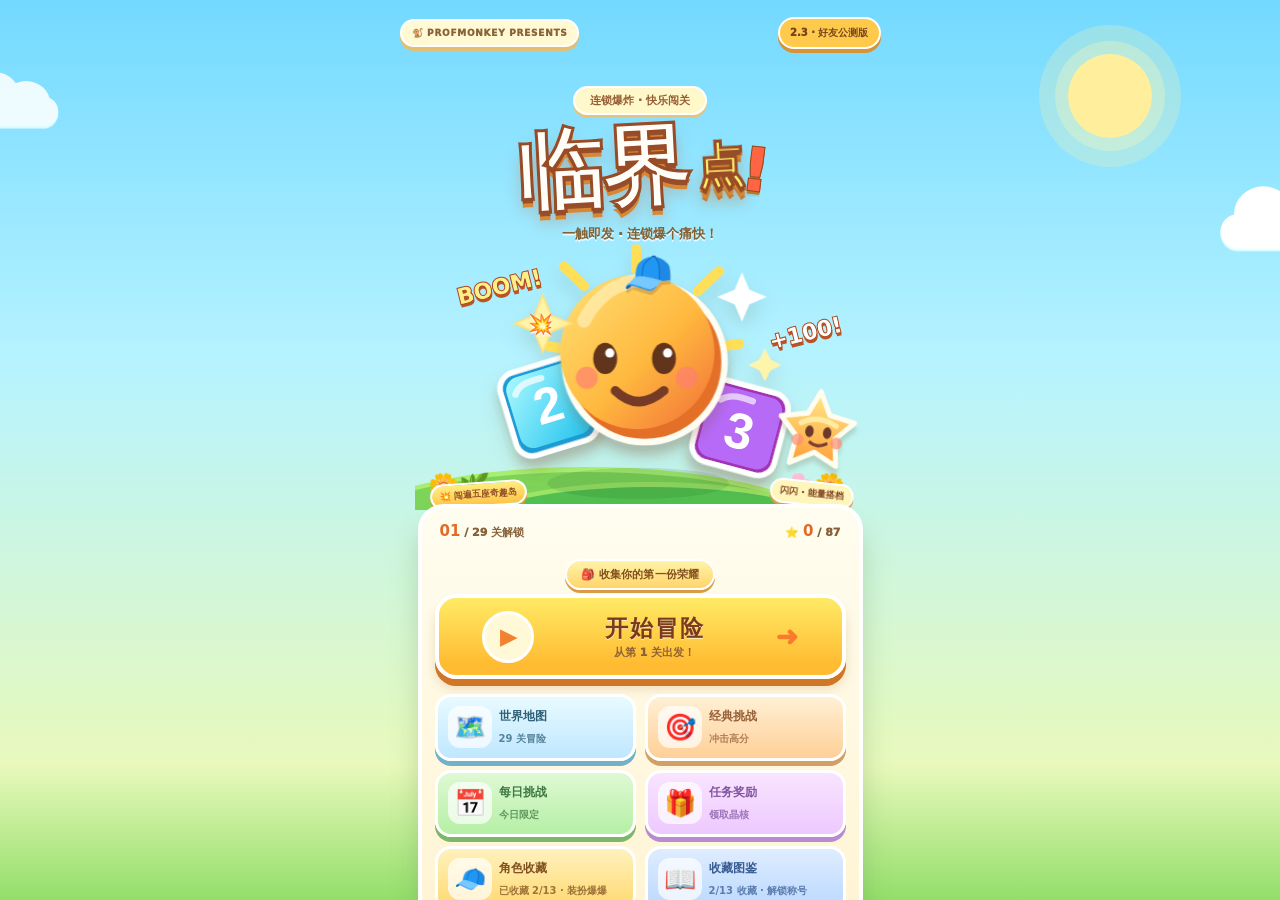
<file: index.html>
<!DOCTYPE html>
<html lang="zh-CN">
<head>
  <meta charset="UTF-8">
  <meta name="viewport" content="width=device-width, initial-scale=1, viewport-fit=cover">
  <meta name="description" content="临界点：一击引爆全场。免费试玩，29关卡通连锁爆炸小游戏。支持离线、每日挑战和本地体验反馈。">
  <meta name="theme-color" content="#78d8ff">
  <link rel="manifest" href="manifest.webmanifest">
  <link rel="icon" href="assets/critical-logo.svg" type="image/svg+xml">
  <title>临界点 v2.5 · 轻松进阶与慢速互动教学 | ProfMonkey</title>
<style>
:root{color-scheme:dark;--bg:#0a1020;--stroke:rgba(196,217,255,.15);--text:#ebf3ff;--muted:#96a9c8;--accent:#ffc36e;--panel:#142139}
*{box-sizing:border-box}
html,body{min-height:100%;margin:0}
body{font-family:Inter,"PingFang SC","Microsoft YaHei",system-ui,sans-serif;color:var(--text);background:radial-gradient(ellipse 650px 360px at 50% -130px,#263e62,transparent 95%),radial-gradient(ellipse 420px 470px at -15% 105%,#162a49,transparent 85%),var(--bg);padding:18px 12px 45px;display:flex;justify-content:center}
button{font-family:inherit;-webkit-tap-highlight-color:transparent}button:focus-visible{outline:3px solid #eacb95;outline-offset:3px}
.shell{width:min(100%,496px)}
.brand{display:flex;align-items:center;justify-content:space-between;color:#8fabd0;font-size:10px;font-weight:850;letter-spacing:.17em}
.brand-left{display:flex;align-items:center;gap:8px}.monkey{font-size:20px;letter-spacing:0}.version{border:1px solid rgba(242,200,130,.23);background:#1e2d41;border-radius:100px;padding:5px 9px;color:#f0c887;letter-spacing:.04em}
header{margin:16px 3px 19px}h1{font-weight:950;letter-spacing:.01em;font-size:clamp(38px,10vw,54px);margin:0 0 7px;line-height:1}h1 em{font-style:normal;color:var(--accent);text-shadow:0 0 30px rgba(254,194,102,.2)}
.tagline{margin:0;color:#bdcde2;font-size:13px;line-height:1.7}.tagline b{color:#ffcf83}
.modes{display:grid;grid-template-columns:repeat(3,1fr);gap:7px;margin-bottom:13px;padding:5px;background:#111d32;border:1px solid var(--stroke);border-radius:14px}
.mode{appearance:none;border:1px solid transparent;border-radius:9px;background:transparent;color:#9bb0ce;min-height:43px;font-size:13px;font-weight:800;cursor:pointer}
.mode.active{background:linear-gradient(145deg,#f8cd86,#eaaa58);border-color:#f2c47b;color:#342314;box-shadow:0 3px 10px rgba(255,194,105,.12)}.mode:not(.active):hover{background:#1d304b;color:white}
.mode-desc{color:#aabfdb;display:flex;align-items:center;justify-content:space-between;gap:8px;font-size:12px;line-height:1.4;margin:0 3px 12px;min-height:30px}
.chip{display:inline-flex;gap:4px;align-items:center;white-space:nowrap;color:#ffd594;border:1px solid rgba(255,198,115,.24);padding:5px 7px;border-radius:99px;background:rgba(255,180,70,.08);font-size:10px;font-weight:800}
.stats{display:grid;grid-template-columns:repeat(3,minmax(0,1fr));gap:8px;margin-bottom:11px}.stat{background:rgba(19,33,54,.94);border:1px solid var(--stroke);border-radius:13px;padding:10px 9px;min-width:0}.stat small{display:block;font-size:11px;color:#a0b5d3;margin-bottom:4px}.stat strong{display:block;font-size:clamp(22px,6vw,28px);line-height:1.06;font-weight:900;font-variant-numeric:tabular-nums;white-space:nowrap}.stat:first-child strong{color:#f8c778}
.record-line{display:flex;align-items:center;justify-content:space-between;gap:10px;color:#9db1ce;font-size:11px;margin:0 4px 8px}.record-line b{color:#e0edff;font-weight:800}
.board-card{position:relative;padding:clamp(6px,2vw,10px);border-radius:19px;background:linear-gradient(135deg,#2b4160,#13223a 75%);border:1px solid rgba(208,226,255,.19);box-shadow:0 18px 45px rgba(0,0,0,.2);overflow:hidden;isolation:isolate}
.board{display:grid;grid-template-columns:repeat(6,minmax(0,1fr));gap:clamp(4px,1.2vw,8px)}
.cell{position:relative;overflow:hidden;display:grid;place-items:center;aspect-ratio:1;min-width:0;background:#17243c;color:#a5afc0;font-size:clamp(20px,6vw,29px);font-weight:900;appearance:none;border:1px solid rgba(250,250,255,.09);border-radius:clamp(8px,2.5vw,13px);cursor:pointer;transition:transform .12s ease,filter .12s ease,border-color .12s ease;isolation:isolate;user-select:none}
.cell:after{content:"";position:absolute;inset:0;background:radial-gradient(circle at 27% 20%,rgba(255,255,255,.16),transparent 68%);z-index:-1}
.cell[data-v="0"]{background:#142239;color:#50627a}.cell[data-v="1"]{background:linear-gradient(130deg,#294975,#213659);color:#b7daff}.cell[data-v="2"]{background:linear-gradient(140deg,#206c7b,#1c526a);color:#b2fff2}.cell[data-v="3"]{background:linear-gradient(130deg,#bc7040,#84442a);color:#ffebc5;border-color:rgba(255,221,164,.27);box-shadow:inset 0 0 18px rgba(253,174,66,.09)}
.cell.hotspot{box-shadow:inset 0 0 0 2px rgba(255,224,167,.13)}.cell.selected{outline:2px solid #fff;outline-offset:-4px;z-index:1}.cell.bursting{z-index:2;animation:pop .24s ease-in-out both}
@media(hover:hover){.cell:hover:not(:disabled){transform:translateY(-1px);border-color:rgba(255,255,255,.6);filter:brightness(1.12)}}.cell:active:not(:disabled){transform:scale(.94)}
@keyframes pop{0%{filter:brightness(1);transform:scale(1)}48%{filter:brightness(2.6);transform:scale(1.13)}100%{filter:brightness(1.25);transform:scale(1)}}
.board.busy .cell{pointer-events:none;cursor:default}.board-card.shock{animation:shake .26s ease}.board-card.flare:before{content:"";position:absolute;inset:0;border-radius:inherit;pointer-events:none;z-index:4;animation:flare .42s ease forwards;background:radial-gradient(ellipse at center,rgba(255,228,159,.35),transparent 75%)}
@keyframes shake{0%,100%{transform:translateX(0)}20%{transform:translateX(-3px)}45%{transform:translateX(3px)}72%{transform:translateX(-2px)}}@keyframes flare{from{opacity:.8}to{opacity:0}}
.float{position:absolute;pointer-events:none;z-index:10;transform:translateX(-50%);font-size:clamp(16px,4vw,22px);font-weight:950;white-space:nowrap;color:#ffdb99;text-shadow:0 2px 12px #000,0 0 20px rgba(255,187,82,.6);animation:rise .82s ease-out forwards}
@keyframes rise{to{transform:translate(-50%,-67px) scale(1.12);opacity:0}}
.spark{position:absolute;border-radius:100px;pointer-events:none;z-index:10;animation:sparkMove .66s ease-out forwards;box-shadow:0 0 8px currentColor}
@keyframes sparkMove{from{transform:translate(0,0) scale(1);opacity:1}to{transform:translate(var(--dx),var(--dy)) scale(.25);opacity:0}}
.combo{position:absolute;left:50%;top:43%;z-index:9;pointer-events:none;transform:translate(-50%,-50%);font-weight:1000;font-size:clamp(28px,8vw,42px);letter-spacing:.025em;color:#fff1d0;text-shadow:0 5px 18px rgba(0,0,0,.8),0 0 23px #ff982f;animation:comboIn .55s cubic-bezier(.18,.85,.26,1) both}
@keyframes comboIn{0%{opacity:0;transform:translate(-50%,-45%) scale(.4)}35%{opacity:1;transform:translate(-50%,-50%) scale(1.16)}100%{opacity:0;transform:translate(-50%,-70%) scale(1)}}
.msg{margin:12px 0;min-height:47px;border-radius:12px;border:1px solid var(--stroke);background:#111d31;color:#c9d8eb;padding:11px 12px;display:flex;align-items:center;gap:9px;font-size:12px;line-height:1.5}.msg:before{content:"✦";color:#f7bd68;font-size:18px;flex-shrink:0}.msg.hot{border-color:rgba(255,191,98,.36);background:#3a2b29;color:#ffe0a5}
.actions{display:grid;grid-template-columns:1fr 1fr 1fr;gap:8px}.action{appearance:none;border-radius:11px;border:1px solid #314967;background:#1a2a42;color:#d8e7f9;font-size:13px;font-weight:850;min-height:48px;padding:9px 4px;cursor:pointer;transition:transform .13s ease,filter .13s ease}.action:active{transform:scale(.96)}.action.primary{border-color:#efc079;background:linear-gradient(125deg,#f7c77a,#edab59);color:#2d1d12}.action:disabled{opacity:.42;cursor:not-allowed}
.utilities{display:flex;justify-content:space-between;gap:10px;margin:12px 3px 0}.utility{border:0;background:transparent;color:#9db2ce;font-size:12px;font-weight:750;padding:7px 4px;cursor:pointer}.utility:hover{color:#fff}.foot{margin:14px 4px 0;text-align:center;color:#738baa;font-size:11px;line-height:1.6}
.backdrop{position:fixed;inset:0;z-index:30;background:rgba(4,8,18,.78);backdrop-filter:blur(8px);display:none;justify-content:center;align-items:center;padding:16px}.backdrop.visible{display:flex}.dialog{width:min(100%,380px);border-radius:22px;border:1px solid rgba(252,214,157,.32);background:linear-gradient(155deg,#263a57,#111c30 87%);box-shadow:0 35px 80px rgba(0,0,0,.45);text-align:center;padding:27px 22px 21px}.dialog .emoji{font-size:42px;margin-bottom:8px}.dialog h2{margin:0 0 7px;font-size:25px}.dialog .desc{margin:0 0 14px;color:#b4c8e0;font-size:12px;line-height:1.65}.dialog .huge{display:block;color:var(--accent);font-size:47px;font-weight:950;letter-spacing:-.05em;font-variant-numeric:tabular-nums;margin-bottom:5px}.dialog .caption{color:#9db1cc;font-size:12px;margin-bottom:19px}.summary{display:grid;grid-template-columns:repeat(3,1fr);gap:7px;margin-bottom:16px}.summary div{border:1px solid var(--stroke);border-radius:10px;background:rgba(255,255,255,.03);padding:10px 4px}.summary strong{display:block;font-size:20px;color:#edf4ff}.summary small{color:#99adca;font-size:10px}.end-actions{display:grid;grid-template-columns:1fr 1fr;gap:8px;margin-bottom:8px}.wide{width:100%}.dialog .action{min-height:46px}
.rules{max-width:355px;text-align:left}.rules h2{text-align:center}.rules p{font-size:14px;line-height:1.8;color:#c7d8ed}.rules b{color:#ffcd81}.rules .action{margin-top:7px}
.toast{position:fixed;left:50%;bottom:clamp(18px,4vh,40px);transform:translateX(-50%);z-index:45;border:1px solid #445b77;border-radius:12px;padding:11px 18px;background:#1a2a43;color:#ebf4ff;font-size:12px;box-shadow:0 10px 26px #05090d;white-space:nowrap;pointer-events:none;opacity:0;transition:opacity .2s}.toast.show{opacity:1}
@media(max-width:375px){body{padding:15px 8px 30px}.actions{gap:6px}.action{font-size:12px}.stat{padding:10px 7px}.mode{font-size:12px}.mode-desc{font-size:11px}}
@media(prefers-reduced-motion:reduce){*,*:before,*:after{animation-duration:.01ms!important;transition-duration:.01ms!important}}

/* 旧版本基础样式：特殊数字 / 6 种模式；v0.8 共 26 关 */
.modes{grid-template-columns:repeat(3,minmax(0,1fr))}
.mode{font-size:12px;min-width:0;padding:5px 1px}
.mission{margin:1px 0 12px;padding:13px 13px 12px;border:1px solid rgba(249,198,115,.27);border-radius:15px;background:linear-gradient(120deg,rgba(73,51,36,.79),rgba(25,37,56,.93));}
.mission[hidden],.end-next[hidden]{display:none!important}
.mission-head{display:flex;align-items:center;justify-content:space-between;gap:7px;margin-bottom:7px}
.mission-head small{display:block;color:#f8c77b;font-size:10px;font-weight:850;letter-spacing:.09em}
.mission-head h3{font-size:17px;line-height:1.4;margin:1px 0 0}
.mission-head button{border:1px solid rgba(255,204,134,.28);border-radius:10px;background:rgba(17,27,43,.6);color:#ffe0a9;padding:8px 10px;font-size:11px;font-weight:850;white-space:nowrap;cursor:pointer}
.mission-sub{font-size:11px;color:#b9cce3;margin:0 0 9px}
.goal-meta{display:flex;justify-content:space-between;align-items:center;gap:8px;color:#ffe1af;font-size:11px;font-weight:760;margin-bottom:7px}
.goal-track{height:8px;border-radius:99px;background:#0d1b31;overflow:hidden;border:1px solid rgba(252,231,201,.09)}
.goal-fill{height:100%;width:0;background:linear-gradient(90deg,#eaaa63,#fff0a8);border-radius:inherit;transition:width .28s ease}
.level-dialog{width:min(100%,430px);max-height:min(86vh,790px);overflow-y:auto;text-align:left}
.level-dialog h2,.badge-dialog h2{text-align:left}
.level-grid{display:grid;grid-template-columns:repeat(2,minmax(0,1fr));gap:9px;margin:15px 0 12px}
.level-tile{appearance:none;display:flex;flex-direction:column;align-items:flex-start;gap:4px;text-align:left;min-height:101px;border:1px solid rgba(180,203,235,.19);border-radius:13px;background:linear-gradient(135deg,#203652,#17263d);color:#f5f9ff;padding:12px;cursor:pointer}
.level-tile span{font-size:16px;color:#ffc77b;font-weight:950}
.level-tile b{font-size:13px}.level-tile small{font-size:11px;color:#b2c7df}
.level-tile.active{border-color:#ffd187;box-shadow:inset 0 0 0 1px rgba(255,199,128,.13)}
.level-tile.locked{opacity:.42;cursor:not-allowed}
.badge-dialog{width:min(100%,415px);max-height:85vh;overflow:auto;text-align:left}
.badge-grid{display:grid;gap:8px;margin:13px 0}
.badge-tile{display:flex;align-items:center;gap:12px;text-align:left;background:#131e31;border-radius:13px;border:1px solid rgba(199,219,248,.14);padding:10px;opacity:.43}
.badge-tile.earned{opacity:1;border-color:rgba(255,207,132,.36);background:#27303c}
.badge-icon{font-size:25px;width:37px;text-align:center;flex-shrink:0;filter:grayscale(.5)}
.badge-tile.earned .badge-icon{filter:none}
.badge-tile b{display:block;color:#edf5ff;font-size:13px;margin-bottom:3px}
.badge-tile small{display:block;color:#a9bfdc;font-size:11px;line-height:1.45}
.earned-line{font-size:12px;font-weight:850;color:#ffe1a8;line-height:1.7;margin:3px 0 11px}
.earned-line:empty{display:none}
.cell.hinted{outline:3px solid #fdf4bd;outline-offset:-4px;animation:hintPulse 1s ease-in-out infinite;z-index:4}
@keyframes hintPulse{0%,100%{box-shadow:0 0 0 0 rgba(255,231,164,.52)}50%{box-shadow:0 0 0 6px rgba(255,231,164,0)}}
.utilities{display:grid;grid-template-columns:repeat(4,minmax(0,1fr));gap:4px;align-items:center;margin:9px 0}
.utility{min-width:0;white-space:nowrap;padding:8px 2px;font-size:11px;text-align:center}
.bottom-share{display:block;margin:0 auto 0;font-size:11px;color:#8fa8c8}
.action-note{font-size:11px;color:#90aacc;text-align:center;line-height:1.55;margin:4px auto}
.end-next{margin:0 0 8px;display:block}
@media(max-width:375px){.mode{font-size:11px}.utility{font-size:10px}.level-tile{min-height:92px}}

/* v0.4 improvements */
.variant-line{border:1px solid rgba(119,204,248,.24);background:linear-gradient(105deg,rgba(30,55,79,.86),rgba(27,38,56,.92));padding:10px 12px;margin:-4px 0 12px;border-radius:12px;color:#bfeaff;font-size:11px;line-height:1.7;font-weight:760}
.variant-line[hidden]{display:none!important}
.cell[data-v="4"]{background:linear-gradient(140deg,#6443a9,#43327e);color:#f0d6ff;border-color:rgba(210,168,255,.35)}
.cell[data-v="5"]{background:linear-gradient(140deg,#8e3061,#5c2c53);color:#ffe4f0;border-color:rgba(255,168,217,.38)}
.cell[data-v="rock"]{background:repeating-linear-gradient(135deg,#354153 0,#354153 7px,#2a3547 7px,#2a3547 14px);color:#8796a9;border-color:#536478;cursor:not-allowed}
.cell[data-type="boost"]{border:2px solid #66dbff;box-shadow:inset 0 0 10px rgba(58,197,252,.24),0 0 8px rgba(73,186,255,.14)}
.cell[data-type="target"]{border:2px solid #ffe180;box-shadow:inset 0 0 9px rgba(255,205,83,.24),0 0 9px rgba(255,196,71,.16)}
.cell[data-type="target"].cleared{border-color:#83eb9f;box-shadow:inset 0 0 9px rgba(82,208,136,.25)}
.cell[data-mark]:not([data-mark=""]):before{content:attr(data-mark);position:absolute;z-index:4;top:3px;right:4px;color:#d6f5ff;background:rgba(5,15,33,.57);border-radius:5px;font-size:9px;line-height:1;letter-spacing:-.02em;padding:3px 3px;font-weight:900}
.cell[data-type="target"]:before{color:#ffe5a3!important}
.cell[data-type="target"].cleared:before{color:#a8ffd0!important}
.cell:disabled{filter:brightness(.9)}
.mode{min-height:39px}.modes{margin-bottom:12px}
.level-dialog{max-height:min(89vh,830px)}
.level-grid{gap:7px}
.level-tile{min-height:92px;padding:10px 11px}
.level-tile .type-hint{font-size:10px;color:#c7e8ff;margin-left:auto}
@media(max-width:375px){.cell[data-mark]:not([data-mark=""]):before{top:2px;right:2px;font-size:8px}.variant-line{font-size:10px}}

/* v1.2 · Skill combo training room */
.trial-open-btn{margin-top:9px;width:100%;border:1px solid rgba(126,255,227,.38);background:linear-gradient(110deg,rgba(29,100,103,.35),rgba(90,37,120,.36));color:#dffefa;box-shadow:inset 0 0 20px rgba(95,255,224,.04);}
.trial-backdrop{z-index:55;padding:10px;}
.trial-dialog{width:min(100%,450px);max-height:min(94vh,900px);overflow-y:auto;text-align:left;padding:19px 15px 15px;border-color:rgba(132,255,224,.4);background:radial-gradient(ellipse at top right,rgba(99,39,163,.3),transparent 48%),linear-gradient(160deg,#24153d,#100b20 84%);}
.trial-head{display:flex;align-items:flex-start;justify-content:space-between;gap:10px;margin-bottom:7px;}
.trial-head h2{font-size:23px;margin:0;color:#fff;letter-spacing:.01em;}
.trial-head p{font-size:11px;line-height:1.6;color:#b7a7d4;margin:5px 0 0;}
.trial-close{border:1px solid rgba(255,255,255,.15);border-radius:10px;background:rgba(255,255,255,.05);color:#d8c8f0;width:35px;height:35px;font-size:17px;cursor:pointer;flex-shrink:0;}
.trial-cards{display:grid;gap:9px;margin:14px 0 8px;}
.trial-card{display:grid;grid-template-columns:44px minmax(0,1fr) auto;align-items:center;gap:10px;text-align:left;width:100%;padding:12px 11px;border-radius:14px;border:1px solid rgba(175,128,255,.26);background:linear-gradient(120deg,rgba(47,29,76,.8),rgba(17,13,35,.94));color:#f5eaff;cursor:pointer;}
.trial-card:active{transform:scale(.99)}.trial-card-icon{display:grid;place-items:center;width:42px;height:42px;border-radius:12px;background:rgba(126,255,227,.08);font-size:24px;box-shadow:inset 0 0 18px rgba(126,255,227,.05);}
.trial-card-copy strong{display:block;font-size:13px;}.trial-card-copy small{display:block;color:#b5a6d0;font-size:10px;line-height:1.5;margin-top:4px;}
.trial-card-state{font-size:10px;font-weight:900;color:#9cffe5;white-space:nowrap;}
.trial-rules-note{border:1px solid rgba(255,206,112,.2);background:rgba(255,196,82,.055);border-radius:11px;padding:10px;color:#e9d9b5;font-size:10px;line-height:1.65;margin-top:10px;}
.trial-play{margin-top:10px;}
.trial-play-title{margin:4px 0 5px;font-size:17px;color:#fff;}
.trial-play-desc{margin:0 0 10px;color:#c4b6dc;font-size:11px;line-height:1.65;}
.trial-topline{display:flex;align-items:center;justify-content:space-between;gap:8px;margin:9px 0 7px;font-size:10px;color:#c7b7e2;}
.trial-pill{border:1px solid rgba(133,255,224,.28);border-radius:99px;padding:5px 8px;color:#a7ffea;background:rgba(69,255,213,.06);font-weight:850;}
.trial-board-wrap{padding:7px;border-radius:16px;background:linear-gradient(135deg,#452c70,#18132f 75%);border:1px solid rgba(180,135,255,.3);box-shadow:0 12px 32px rgba(0,0,0,.25);}
.trial-board{display:grid;grid-template-columns:repeat(6,minmax(0,1fr));gap:5px;}
.trial-cell{position:relative;min-width:0;aspect-ratio:1;border-radius:9px;border:1px solid rgba(255,255,255,.08);background:#17152c;color:#a9a1c5;font-size:clamp(18px,5vw,25px);font-weight:950;cursor:pointer;display:grid;place-items:center;padding:0;overflow:hidden;}
.trial-cell[data-v="0"]{color:#5b5477;background:#151328;}.trial-cell[data-v="1"]{background:linear-gradient(140deg,#263d72,#20234b);color:#b5d4ff;}.trial-cell[data-v="2"]{background:linear-gradient(140deg,#176c72,#21455d);color:#a7fff0;}.trial-cell[data-v="3"]{background:linear-gradient(140deg,#b76338,#6c3449);color:#fff0c4;box-shadow:inset 0 0 13px rgba(255,143,81,.08);}
.trial-cell[data-type="boss"]{border-color:#ffcf75;box-shadow:inset 0 0 13px rgba(255,197,84,.17);}.trial-cell[data-type="diagonal"]{border-color:#c18aff;box-shadow:inset 0 0 13px rgba(187,111,255,.17);}.trial-cell[data-type="rock"]{background:linear-gradient(140deg,#4c4c5c,#252535);color:#c3c3d1;}.trial-cell[data-type="amplifier"]{border-color:#7af7ef;}.trial-cell[data-type="target"]{border-color:#ffe080;}
.trial-cell .trial-mark{position:absolute;bottom:3px;right:4px;font-size:8px;line-height:1;font-weight:1000;color:#fff5b6;text-shadow:0 1px 4px #000;}.trial-cell.trial-target{outline:2px solid #8dffe8;outline-offset:-3px;animation:trialPulse .7s ease-in-out infinite alternate;}.trial-cell.trial-burst{animation:trialBurst .28s ease-out both;z-index:2;}
@keyframes trialPulse{from{filter:brightness(1)}to{filter:brightness(1.65);box-shadow:0 0 16px rgba(100,255,226,.4)}}@keyframes trialBurst{0%{transform:scale(1);filter:brightness(1)}50%{transform:scale(1.13);filter:brightness(2.4)}100%{transform:scale(.97);filter:brightness(1.1)}}
.trial-statrow{display:grid;grid-template-columns:repeat(3,minmax(0,1fr));gap:6px;margin:9px 0;}.trial-stat{border:1px solid rgba(177,134,255,.17);border-radius:10px;padding:8px 5px;background:rgba(255,255,255,.025);text-align:center;}.trial-stat strong{display:block;color:#fff0bd;font-size:17px;}.trial-stat small{display:block;color:#a99ac7;font-size:9px;margin-top:3px;}
.trial-skill-row{display:grid;grid-template-columns:repeat(3,minmax(0,1fr));gap:6px;margin-top:9px;}.trial-skill{min-width:0;border:1px solid rgba(174,130,255,.28);border-radius:10px;background:rgba(50,31,77,.62);color:#efe5ff;padding:9px 3px;min-height:43px;font-size:10px;font-weight:900;cursor:pointer;}.trial-skill.active{border-color:#8dffe8;background:rgba(24,116,106,.35);color:#baffef;box-shadow:0 0 14px rgba(90,255,220,.12)}.trial-skill:disabled{opacity:.4;cursor:not-allowed;}
.trial-status{min-height:46px;display:flex;align-items:center;margin-top:9px;border-radius:11px;padding:10px;border:1px solid rgba(169,125,255,.22);background:rgba(7,6,20,.48);font-size:11px;line-height:1.65;color:#d8c9f1;}.trial-status.success{border-color:rgba(116,255,196,.42);background:rgba(22,111,80,.15);color:#baffdf;}.trial-status.warning{border-color:rgba(255,194,104,.36);color:#ffe0a4;}
.trial-actions{display:grid;grid-template-columns:1fr 1fr;gap:7px;margin-top:10px;}.trial-actions .action{min-height:41px;font-size:11px;}.trial-actions .primary{color:#1e152b;}
.trial-demo-tag{font-size:9px;letter-spacing:.1em;color:#aaffed;font-weight:950;}
@media(max-width:360px){.trial-dialog{padding:15px 10px}.trial-board{gap:4px}.trial-cell{border-radius:7px}.trial-card{grid-template-columns:37px minmax(0,1fr) auto;gap:7px;padding:10px 8px}.trial-card-icon{width:36px;height:36px;font-size:21px}.trial-card-state{font-size:9px}}



body.home-active > main.shell{display:none!important}
/* v2.2 · public playtest desk, no libraries or tracking endpoints */
.beta-entry{display:flex;align-items:center;text-align:left;gap:12px;width:100%;padding:13px 15px;margin:12px 0 10px;border:3px solid #fff;border-radius:18px;background:linear-gradient(165deg,#dffff4,#adedd0);color:#326a48;box-shadow:0 5px 0 #6fb88b;cursor:pointer;font-family:inherit;transition:transform .15s}
.beta-entry:active{transform:translateY(2px);box-shadow:0 3px 0 #6fb88b}
.beta-entry>span:nth-child(2){display:flex;flex-direction:column;gap:3px;flex:1}
.beta-entry strong{font-size:13px;font-weight:1000}.beta-entry small{font-size:10px;color:#4d9070;font-weight:850}
.beta-face{font-size:26px;background:#fff9d3;border:2px solid #fff;width:47px;height:47px;display:grid;place-items:center;border-radius:15px;box-shadow:0 3px 0 #c7dea9}
.beta-inline{display:block;width:100%;min-height:42px;margin:10px 0 0;border-radius:13px;border:2px solid #fff;background:linear-gradient(180deg,#dcfff0,#a6e9c6);color:#397553;font:900 12px inherit;box-shadow:0 4px 0 #71b48b;cursor:pointer}
.beta-end{margin-top:9px!important;background:linear-gradient(180deg,#dbfff0,#a7ebd1)!important;color:#296c4b!important}
.beta-overlay{position:fixed;inset:0;z-index:120;display:none;justify-content:center;align-items:center;padding:10px;background:rgba(17,55,63,.67);backdrop-filter:blur(6px)}
.beta-overlay.open{display:flex}
.beta-sheet{width:min(100%,490px);max-height:min(94dvh,920px);overflow:auto;border:4px solid #fff;border-radius:23px;background:linear-gradient(180deg,#fffdf0,#fff0c9);color:#563923;box-shadow:0 9px 0 #c29449,0 23px 75px rgba(24,47,29,.4);padding:18px 16px 20px}
.beta-top{display:flex;align-items:flex-start;justify-content:space-between;gap:9px;margin-bottom:12px}
.beta-top h2{margin:0 0 4px;font-size:23px;color:#693e20;line-height:1.3}.beta-top p{margin:0;color:#937252;font-size:11px;line-height:1.6}
.beta-close{appearance:none;border:2px solid #fff;border-radius:11px;background:#ffdb77;box-shadow:0 3px 0 #d1a245;color:#85522b;min-width:38px;height:38px;cursor:pointer;font-size:22px}
.beta-tabs{display:grid;grid-template-columns:1fr 1fr;gap:7px;margin-bottom:12px}
.beta-tab{border:2px solid #fff;border-radius:11px;background:#f4e9c8;color:#7e634a;min-height:41px;font:900 12px inherit;cursor:pointer}
.beta-tab[aria-selected=true]{background:linear-gradient(180deg,#fff085,#ffbf42);box-shadow:0 3px 0 #d48c31;color:#704020}
.beta-pane[hidden]{display:none!important}
.beta-label{display:block;font-weight:1000;color:#775030;font-size:12px;margin:13px 0 7px}
.beta-rating{display:flex;gap:4px;justify-content:space-between}
.beta-rating button{flex:1;min-height:43px;border:2px solid #fff;border-radius:12px;background:#ffebac;color:#a17f46;font-size:22px;cursor:pointer;box-shadow:0 3px 0 #dfc68b}
.beta-rating button.chosen{background:linear-gradient(150deg,#ffe369,#ffb342);color:#ba621e;box-shadow:0 3px 0 #cb872d;transform:translateY(-1px)}
.beta-choice-row{display:flex;flex-wrap:wrap;gap:6px}
.beta-chip{min-height:34px;border:2px solid #fff;background:#e6f8d6;box-shadow:0 2px 0 #c4dbaa;border-radius:999px;color:#57754b;padding:5px 12px;font-size:12px;font-weight:850;cursor:pointer}
.beta-chip[aria-pressed=true]{background:#ffb95e;color:#643619;box-shadow:0 2px 0 #d2842d}
.beta-sheet textarea{display:block;width:100%;min-height:90px;resize:vertical;font:13px/1.7 inherit;color:#5c3d25;background:#fffefa;border:2px solid #e1c997;border-radius:12px;padding:10px;outline:none}
.beta-sheet textarea:focus{border-color:#72c89b}
.beta-help{font-size:11px;color:#886c4e;line-height:1.65;margin:7px 0}
.beta-summary{padding:10px 12px;border:2px solid #fff;border-radius:11px;background:linear-gradient(135deg,#f1ffd9,#daf6c6);color:#55814e;font-size:11px;line-height:1.6}
.beta-action{width:100%;min-height:45px;border:2px solid #fff;border-radius:12px;background:linear-gradient(180deg,#72e8a1,#3bbd74);color:#fff;text-shadow:0 1px 0 #318654;box-shadow:0 4px 0 #328d57;font-size:14px;font-weight:1000;cursor:pointer;margin-top:10px}
.beta-action.subtle{background:linear-gradient(180deg,#ffe890,#ffc04f);color:#69431f;text-shadow:none;box-shadow:0 4px 0 #d3902e;font-size:12px}
.beta-action.ghost{background:#fffdf5;color:#8d603d;text-shadow:none;box-shadow:0 3px 0 #d8c198;font-size:12px}
.beta-action:active{transform:translateY(2px)}
.beta-analytics{display:grid;grid-template-columns:repeat(3,minmax(0,1fr));gap:6px;margin:10px 0}
.beta-metric{border:2px solid #fff;border-radius:12px;background:#eff8e3;box-shadow:0 3px 0 #c8dcaa;text-align:center;padding:11px 5px}
.beta-metric strong{display:block;font-size:21px;font-weight:1000;color:#326d54}.beta-metric small{font-size:10px;font-weight:850;color:#738756}
.beta-bar-row{margin:10px 0}.beta-bar-heading{display:flex;justify-content:space-between;gap:12px;font-size:11px;font-weight:800;color:#785839;margin-bottom:4px}
.beta-bar{height:10px;border-radius:99px;border:1px solid #c1dc96;background:#e3efcd;overflow:hidden}.beta-bar>i{display:block;height:100%;background:linear-gradient(90deg,#62d77f,#ffc745);border-radius:inherit}
.beta-small{margin:8px 0;color:#8a6a4c;font-size:11px;line-height:1.6}
.beta-alert{font-size:11px;font-weight:850;color:#3d8853;min-height:18px;padding:8px 0 0}
.beta-toggle{display:flex;gap:10px;align-items:center;margin:12px 0;font-size:12px;color:#755337;line-height:1.5}
.beta-toggle input{width:19px;height:19px;accent-color:#36b674;flex:none}
@media(max-width:390px){.beta-sheet{padding:14px 11px}.beta-top h2{font-size:21px}.beta-entry{gap:8px;padding:10px}.beta-entry strong{font-size:12px}}

</style>
<style>
/* ProfMonkey · 临界点 v0.5 — Neon Reactor / 高对比电光主题 */
:root{color-scheme:dark;--bg:#080611;--stroke:rgba(174,136,255,.22);--text:#f9f4ff;--muted:#b0a8d1;--accent:#ffcc43;--panel:#171026}
html{background:#080611}
body{position:relative;overflow-x:hidden;background:
  radial-gradient(ellipse 500px 390px at 78% -100px,rgba(143,38,243,.34),transparent 75%),
  radial-gradient(ellipse 380px 440px at -28% 39%,rgba(234,32,101,.18),transparent 80%),
  radial-gradient(ellipse 390px 480px at 110% 92%,rgba(6,231,220,.1),transparent 80%),
  #080611;padding-top:17px}
body:before{content:"";position:fixed;inset:0;pointer-events:none;opacity:.17;z-index:0;background-image:linear-gradient(rgba(157,99,255,.19) 1px,transparent 1px),linear-gradient(90deg,rgba(157,99,255,.19) 1px,transparent 1px);background-size:30px 30px;mask-image:linear-gradient(180deg,#000,transparent 84%)}
.shell{position:relative;z-index:1}
.brand{color:#c4b5ed;font-weight:900;font-size:10px}
.monkey{filter:drop-shadow(0 0 9px rgba(255,65,164,.75))}
.version{color:#ffbce5;background:rgba(239,31,130,.12);border-color:rgba(255,93,177,.44);box-shadow:inset 0 0 12px rgba(246,34,147,.06)}
header{margin:18px 3px 17px;position:relative}
header:before{content:"CHAIN REACTION  /  ARCADE";display:block;color:#ff6bb2;font-size:9px;font-weight:950;letter-spacing:.22em;margin:0 0 9px}
h1{font-size:clamp(47px,12vw,67px);font-weight:1000;letter-spacing:-.07em;color:#fff;text-shadow:0 2px 0 rgba(245,52,184,.2),0 0 30px rgba(146,62,242,.2)}
h1 em{background:linear-gradient(105deg,#ffe379 8%,#ff633f 50%,#ff318f 85%);-webkit-background-clip:text;background-clip:text;color:transparent;text-shadow:none}
h1 span{display:inline-block;margin-left:10px;font-size:.53em;vertical-align:21%;filter:drop-shadow(0 0 16px #fe5d68);animation:logoPulse 2.6s ease-in-out infinite}
@keyframes logoPulse{50%{transform:rotate(9deg) scale(1.13)}}
.tagline{color:#d4caed;font-size:13px}.tagline b{color:#ffe18a}
.modes{padding:5px;border-color:rgba(150,86,245,.37);background:rgba(18,10,32,.93);box-shadow:0 9px 30px rgba(0,0,0,.22);border-radius:16px;gap:6px}
.mode{min-height:44px;border-radius:10px;color:#bdb2d9;font-size:12px;transition:background .13s,border-color .13s,transform .13s}
.mode.active{background:linear-gradient(120deg,#ef318d,#ae39fa 73%,#7d48ff);border-color:#ff8aca;color:white;box-shadow:0 6px 19px rgba(218,41,163,.31);text-shadow:0 1px 3px #77105b}
.mode:not(.active):hover{background:rgba(126,62,223,.26)}
.mode:active{transform:scale(.97)}.mode-desc{color:#c6bce0}.chip{color:#91fff0;background:rgba(14,255,221,.07);border-color:rgba(38,240,226,.35)}
.stat{background:linear-gradient(155deg,rgba(38,22,61,.96),rgba(18,12,32,.98));border:1px solid rgba(172,105,252,.23);border-radius:15px;padding:12px 10px;box-shadow:inset 0 1px 0 rgba(255,255,255,.035)}
.stat small{color:#b5a9d5}.stat strong{font-size:clamp(25px,6.4vw,31px)}
.stat:first-child{border-color:rgba(255,83,163,.44);background:linear-gradient(140deg,rgba(78,20,68,.9),rgba(32,13,47,.95))}.stat:first-child strong{color:#ff9cca;text-shadow:0 0 20px rgba(255,53,148,.3)}
.stat:nth-child(2) strong{color:#fff2b8;text-shadow:0 0 14px rgba(255,177,53,.22)}.stat:nth-child(3) strong{color:#8affef}
.record-line{color:#aa9ec9}.record-line b{color:#fff}
.board-card{border:1px solid rgba(232,114,255,.46);padding:clamp(6px,1.9vw,11px);background:linear-gradient(150deg,#3c184f 0%,#1c1034 48%,#11101f 100%);border-radius:22px;box-shadow:0 0 0 1px rgba(74,26,133,.44),0 0 40px rgba(146,43,203,.17),0 26px 50px rgba(0,0,0,.4)}
.board-card:after{content:"";position:absolute;inset:0 0 auto 0;height:30%;background:linear-gradient(180deg,rgba(255,255,255,.045),transparent);pointer-events:none;z-index:0}
.cell{background:#1c1231;border:1px solid rgba(255,255,255,.08);color:#fff;border-radius:clamp(8px,2.3vw,13px);font-weight:1000;font-size:clamp(23px,6.4vw,31px);box-shadow:inset 0 1px 0 rgba(255,255,255,.12),inset 0 -5px 14px rgba(0,0,0,.12);text-shadow:0 1px 6px rgba(0,0,0,.25)}
.cell:after{background:radial-gradient(circle at 22% 12%,rgba(255,255,255,.27),transparent 65%)}
.cell[data-v="0"]{background:linear-gradient(140deg,#20132d,#120d25);color:#5d506e;border-color:rgba(141,112,176,.1);text-shadow:none}
.cell[data-v="1"]{background:linear-gradient(140deg,#0768f6,#15409f);color:#f4fdff;border-color:#3b96ff;box-shadow:inset 0 2px 0 rgba(255,255,255,.22),0 0 11px rgba(26,107,255,.22)}
.cell[data-v="2"]{background:linear-gradient(140deg,#04c7d5,#036d98);color:#efffff;border-color:#51f5e6;box-shadow:inset 0 2px 0 rgba(255,255,255,.23),0 0 13px rgba(15,237,214,.23)}
.cell[data-v="3"]{background:linear-gradient(135deg,#ffae21,#f43b4c 92%);color:#fff9e3;border-color:#ffda68;box-shadow:inset 0 2px 0 rgba(255,255,255,.28),0 0 17px rgba(255,88,39,.35)}
.cell[data-v="4"]{background:linear-gradient(135deg,#b04fff,#6721c8);color:#fff;border-color:#e2adff;box-shadow:inset 0 2px 0 rgba(255,255,255,.2),0 0 15px rgba(158,50,255,.29)}
.cell[data-v="5"]{background:linear-gradient(135deg,#ff4ba4,#c60b6c);color:#fff;border-color:#ff9ac6;box-shadow:inset 0 2px 0 rgba(255,255,255,.22),0 0 16px rgba(255,48,132,.3)}
.cell[data-v="rock"]{background:repeating-linear-gradient(130deg,#444052 0,#444052 7px,#2a263a 7px,#2a263a 14px);color:#a59bad;border:1px solid #686075;box-shadow:inset 0 1px 0 rgba(255,255,255,.15)}
.cell[data-type="boost"]{border:2px solid #65ffff;box-shadow:inset 0 0 15px rgba(85,255,235,.22),0 0 18px rgba(61,233,255,.52)}
.cell[data-type="target"]{border:2px solid #ffe157;box-shadow:inset 0 0 12px rgba(255,239,72,.28),0 0 17px rgba(255,216,68,.4)}
.cell[data-type="target"].cleared{border-color:#61ffab;box-shadow:0 0 12px rgba(71,252,173,.35)}
.cell[data-mark]:not([data-mark=""]):before{background:rgba(7,5,25,.72);color:#e5ffff}
.cell.hotspot{outline:1px solid rgba(255,244,138,.24);outline-offset:-4px}
.cell.hinted{outline-color:#f9d87b}
@keyframes pop{0%{filter:brightness(1);transform:scale(1)}45%{filter:brightness(3);transform:scale(1.24)}100%{filter:brightness(1.22);transform:scale(1)}}
.board-card.shock{animation:shake .24s ease}.board-card.flare:before{background:radial-gradient(ellipse at center,rgba(255,119,76,.44),rgba(250,52,168,.23) 40%,transparent 76%)}
.float{color:#ffe374;text-shadow:0 0 12px #f93c7b,0 0 30px #ff9018,0 3px 5px black}
.combo{color:#fff;text-shadow:0 0 14px #ff368f,0 0 26px #a54afa,0 4px 4px black}
.msg{border:1px solid rgba(165,115,247,.3);border-radius:14px;background:rgba(27,15,47,.95);color:#e6dcfa;min-height:53px}.msg:before{color:#ff66b9;content:"⚡";font-size:16px}.msg.hot{border-color:rgba(255,80,169,.65);background:linear-gradient(105deg,#501640,#26133d);color:#ffe3f4}
.action{border:1px solid rgba(162,111,237,.35);background:linear-gradient(155deg,#31204e,#201434);color:#efeaff;border-radius:13px;min-height:51px;font-weight:900;box-shadow:0 4px 13px rgba(0,0,0,.15)}
.action.primary{background:linear-gradient(112deg,#ffb52f,#ff516f 61%,#ed3d99);color:#1e091e;border-color:#ffc076;box-shadow:0 7px 18px rgba(248,77,104,.3)}
.action:not(:disabled):hover{filter:brightness(1.14)}.action:disabled{opacity:.42}
.utility{color:#b9a9db}.utility:hover{color:#fff}.bottom-share{color:#9fddff}.foot{color:#867aa9}
.mission{border:1px solid rgba(236,60,153,.48);background:linear-gradient(135deg,rgba(64,18,62,.95),rgba(24,13,49,.98));box-shadow:0 8px 25px rgba(0,0,0,.17)}
.mission-head small{color:#ff93c9}.mission-sub{color:#c9bfe6}.mission-head button{border-color:rgba(255,86,181,.38);background:rgba(255,45,145,.14);color:#ffd0ea}
.goal-meta{color:#ffe0bd}.goal-track{background:#170d27}.goal-fill{background:linear-gradient(90deg,#f73a92,#ff8e46,#fff59b);box-shadow:0 0 9px #fa60ad}
.variant-line{border:1px solid rgba(48,232,241,.34);background:linear-gradient(112deg,rgba(7,60,80,.72),rgba(42,19,75,.88));color:#9ffbff;border-radius:13px}
.level-tile{background:linear-gradient(145deg,#342053,#1d1432);border-color:rgba(175,96,253,.3)}.level-tile.active{border-color:#fd69b4;box-shadow:0 0 17px rgba(255,61,156,.22)}.level-tile span{color:#ff92c3}.level-tile small{color:#c4b0e7}
.badge-tile{background:#1b112e;border-color:rgba(182,98,245,.25)}.badge-tile.earned{background:#35203d;border-color:#fe7db3}
.badge-tile small{color:#c5b6de}
.backdrop{background:rgba(6,4,18,.86)}.dialog{background:linear-gradient(160deg,#321b51,#170e2b 80%);border:1px solid rgba(247,111,195,.4);box-shadow:0 0 55px rgba(169,33,180,.2),0 36px 85px rgba(0,0,0,.56)}
.dialog .desc,.dialog .caption{color:#c6bbdf}.dialog .huge{color:#ffcf75;text-shadow:0 0 18px rgba(255,129,61,.2)}.summary div{background:rgba(255,255,255,.045)}.summary small{color:#bfb0d6}
.rules b{color:#ffe396}.rules p{color:#d5c8ed}
.toast{border:1px solid rgba(255,104,195,.62);background:#33173f;color:#fff}
button:focus-visible{outline:3px solid #61fff0;outline-offset:3px}

/* 自动演示：完整模拟真实规则引擎，同步展示能量变化 */
.tutorial-backdrop{z-index:60;padding:12px}
.tutorial-dialog{width:min(100%,438px);max-height:min(95dvh,860px);overflow-y:auto;text-align:left;padding:18px clamp(14px,5vw,25px) 18px;position:relative}
.tutorial-tag{display:flex;align-items:center;gap:7px;font-size:10px;font-weight:900;color:#83fce9;letter-spacing:.13em;margin-bottom:7px}
.tutorial-tag:before{content:"";width:7px;height:7px;background:#51f4db;border-radius:100px;box-shadow:0 0 12px #33ffe3;animation:beacon 1.5s ease infinite}
@keyframes beacon{50%{opacity:.4;transform:scale(.8)}}
.tutorial-heading{display:flex;align-items:center;gap:9px;margin-bottom:3px}
.tutorial-heading .tutorial-icon{font-size:34px;filter:drop-shadow(0 0 14px #ff51ab)}
.tutorial-dialog h2{font-size:25px;margin:0;color:#fff}
.tutorial-lead{font-size:13px;line-height:1.6;color:#ddd0f3;margin:4px 0 12px;min-height:32px}
.tutorial-lead strong{color:#fff2a3}
.tutorial-stage{border:1px solid rgba(169,93,252,.4);background:radial-gradient(circle at 50% 30%,rgba(118,41,176,.22),transparent 80%),#100a1e;border-radius:16px;padding:10px 9px 12px;box-shadow:inset 0 0 24px rgba(0,0,0,.21)}
.tutorial-status{display:flex;align-items:center;justify-content:space-between;gap:8px;font-size:11px;color:#caabff;font-weight:850;min-height:21px;margin-bottom:9px}
.tutorial-status span:last-child{color:#ffe07b}
.tutorial-board{display:grid;grid-template-columns:repeat(6,minmax(0,1fr));gap:clamp(4px,1.1vw,7px);width:min(100%,314px);margin:auto}
.demo-cell{display:grid;place-items:center;aspect-ratio:1;position:relative;border-radius:9px;border:1px solid rgba(255,255,255,.09);font-size:clamp(17px,5.2vw,23px);font-weight:1000;color:#fff;transition:background .2s,transform .2s,filter .2s}
.demo-cell[data-v="0"]{background:#241634;color:#6d5c89}.demo-cell[data-v="1"]{background:linear-gradient(135deg,#1678f6,#103f9b)}.demo-cell[data-v="2"]{background:linear-gradient(135deg,#06cbd9,#056f9b)}.demo-cell[data-v="3"]{background:linear-gradient(135deg,#ffae23,#fa385d)}.demo-cell[data-v="4"]{background:linear-gradient(135deg,#b253ff,#6926d0)}.demo-cell[data-v="5"]{background:linear-gradient(135deg,#ff4da3,#bb0f63)}
.demo-cell[data-v="rock"]{background:repeating-linear-gradient(135deg,#4a4257 0,#4a4257 5px,#282337 5px,#282337 10px);color:#c2bacd}
.demo-cell[data-type="boost"]{border:2px solid #53eeff;box-shadow:0 0 12px #16bce877}.demo-cell[data-type="target"]{border:2px solid #ffd46f;box-shadow:0 0 11px #ffd46f66}.demo-cell[data-type="target"].demo-cleared{border-color:#6af9b0;box-shadow:0 0 11px #6af9b066}
.demo-cell[data-mark]:not([data-mark=""]):after{content:attr(data-mark);position:absolute;right:2px;top:2px;font-size:7px;line-height:1;color:#fff;padding:2px;background:#120a24a8;border-radius:3px}
.demo-cell.demo-click{outline:2px solid #ffef96;outline-offset:1px;z-index:2;transform:scale(1.12);box-shadow:0 0 22px rgba(255,242,116,.57)}
.demo-cell.demo-explode{z-index:2;animation:demoBlast .43s ease both;box-shadow:0 0 20px rgba(255,88,175,.8);border-color:#fff}
@keyframes demoBlast{0%{transform:scale(1)}45%{transform:scale(1.2);filter:brightness(2.8)}100%{transform:scale(1.04)}}
.tutorial-outcome{margin-top:10px;border:1px solid rgba(255,109,188,.25);border-radius:10px;background:rgba(255,65,150,.08);padding:10px 11px;color:#ffe0f5;line-height:1.5;font-size:12px;min-height:40px}
.tutorial-outcome strong{color:#fff59b}
.tutorial-dots{display:flex;justify-content:center;gap:5px;margin:12px 0}.tutorial-dots i{height:5px;width:19px;border-radius:99px;background:#513469;transition:background .2s}.tutorial-dots i.on{background:linear-gradient(90deg,#fd3ca3,#ffd764)}
.tutorial-actions{display:grid;grid-template-columns:1fr 1.45fr;gap:8px}.tutorial-actions .action{min-height:46px}
.tutorial-small{font-size:11px;color:#9489b8;text-align:center;margin:11px 0 0}
.rules-hint{font-size:12px;color:#c7b7e4;line-height:1.7;margin:2px 0 9px}.rules-demo-grid{display:grid;grid-template-columns:1fr 1fr;gap:8px;margin:11px 0 13px}
.rules-demo-btn{border:1px solid rgba(187,107,244,.35);border-radius:10px;background:linear-gradient(150deg,#34214f,#211539);color:#f9efff;font-size:12px;font-weight:800;min-height:44px;text-align:left;padding:9px;cursor:pointer}.rules-demo-btn:before{content:"▶";color:#ff7bb9;font-size:10px;margin-right:5px}.rules-demo-btn:hover{border-color:#ff7fbb}
.rules{max-height:85dvh;overflow-y:auto}
.rules h2{text-align:left}.rules .emoji{margin-bottom:3px}
@media(max-width:370px){.tutorial-dialog{padding:17px 12px}.tutorial-board{width:min(100%,270px)}.tutorial-dialog h2{font-size:22px}.tutorial-actions .action{font-size:12px}}
@media(prefers-reduced-motion:reduce){.demo-cell.demo-explode{animation:none;outline:2px solid #fff}}

/* v0.6: 难度选项、关卡达标后的追星反馈 */
.overload-settings{border:1px solid rgba(81,235,251,.38);border-radius:14px;padding:12px 13px 10px;background:linear-gradient(115deg,#182044,#251238);margin:6px 0 10px}
.overload-label{font-weight:950;color:#f8ecff;font-size:13px;display:flex;align-items:center;justify-content:space-between;gap:8px}
.overload-label small{font-weight:650;font-size:10px;color:#aeebf9}
.difficulty-options{display:grid;grid-template-columns:1fr 1fr;gap:9px;margin:10px 0 8px}
.difficulty-options button{cursor:pointer;padding:9px 4px;font-size:12px;font-weight:900;color:#c9b5ed;border:1px solid #614b81;border-radius:10px;background:#211832;min-height:41px}
.difficulty-options button[aria-pressed="true"]{background:linear-gradient(120deg,#ffb649,#ff529d);color:#26122b;border-color:#ffd69a;box-shadow:0 0 15px rgba(246,72,148,.27)}
.overload-settings p{color:#abd8e9;margin:0;font-size:11px;line-height:1.5}
.mission-chase{color:#ffdd94;font-size:12px;font-weight:830;margin-top:9px;line-height:1.5}
.mission-chase.ready{color:#7cffcf}
.claim-win{width:100%;min-height:38px;margin-top:10px;border-color:rgba(112,255,207,.65);background:linear-gradient(110deg,#087d70,#145c7a);color:#d3fff2;font-size:13px}
.claim-win[hidden]{display:none!important}
@media(max-width:350px){.overload-label{flex-direction:column;align-items:flex-start}}

/* v0.7 每种首次出现的机制，自动逐条可视化讲解 */
.tutorial-tag{justify-content:space-between;flex-wrap:wrap}
.tutorial-sequence{margin-left:auto;border:1px solid rgba(110,253,223,.4);border-radius:999px;padding:3px 9px;font-size:10px;color:#c7fff5;background:rgba(32,153,149,.12);letter-spacing:0;white-space:nowrap}
.tutorial-meter{margin:0 auto 10px;padding:9px 11px;text-align:center;border:1px solid rgba(255,187,92,.38);background:linear-gradient(95deg,rgba(98,31,95,.65),rgba(70,53,13,.4));border-radius:10px;color:#ffe79b;font-size:13px;line-height:1.45;font-weight:900;min-height:38px;transition:background .18s}
.tutorial-meter.pulse{border-color:#91ffcf;color:#a8ffdc;box-shadow:0 0 18px rgba(97,255,208,.18);background:linear-gradient(95deg,rgba(10,89,89,.4),rgba(25,77,58,.4))}
.tutorial-actions button:disabled{opacity:.55;filter:grayscale(.25);cursor:progress}
.tutorial-small{line-height:1.6}
@media (max-width:370px){.tutorial-sequence{font-size:9px;padding:3px 6px}}

/* v0.8 紫电风暴：斜爆格与传播轨迹，优先清晰，限制闪烁亮度 */
.cell[data-type="diagonal"]{border:2px solid #dc88ff;box-shadow:0 0 0 1px #7e2cea inset,0 0 15px #b845e473;position:relative}
.cell[data-type="diagonal"]:before{color:#f7d8ff!important;background:#63248ad9!important}
.demo-cell[data-type="diagonal"]{border:2px solid #d786ff;box-shadow:inset 0 0 10px #9944ff60,0 0 13px #ab44ff91}
.energy-beam{position:absolute;height:3px;border-radius:10px;z-index:7;pointer-events:none;transform-origin:left center;background:linear-gradient(90deg,#fff6b8,#ffc66a,rgba(255,113,150,.15));filter:drop-shadow(0 0 4px #ff8b51);animation:beamTravel .48s ease-out both}
.energy-beam.diagonal-beam{background:linear-gradient(90deg,#f8d9ff,#cf69ff,rgba(189,89,255,.1));filter:drop-shadow(0 0 6px #b65eff)}
@keyframes beamTravel{0%{opacity:.15;clip-path:inset(0 100% 0 0)}45%{opacity:1;clip-path:inset(0 0 0 0)}100%{opacity:0;clip-path:inset(0 0 0 0)}}
.utilities{flex-wrap:wrap;justify-content:center;gap:3px 13px}
.utility{white-space:nowrap;min-height:33px}
.level-tile:nth-child(n+21):not(.locked){border-color:rgba(204,113,255,.7);background:linear-gradient(145deg,#472060,#1d1432)}
@media(prefers-reduced-motion:reduce){.energy-beam{animation:none;opacity:.33}}

.victory-confetti{pointer-events:none;position:absolute;z-index:31;width:7px;height:12px;border-radius:2px;opacity:0;animation:confettiFall var(--duration) linear var(--delay) forwards}
@keyframes confettiFall{0%{transform:translate(0,-10px) rotate(0);opacity:0}12%{opacity:1}85%{opacity:1}100%{transform:translate(var(--drift),110vh) rotate(760deg);opacity:0}}
@media(prefers-reduced-motion:reduce){.victory-confetti{display:none}}


/* v0.9 BOSS RUSH · 首领血条、晶核奖励与可解锁外观 */
.currency-row{display:flex;align-items:center;justify-content:space-between;gap:10px;margin:-2px 1px 11px}
.currency-pill{display:inline-flex;align-items:center;gap:7px;padding:7px 11px;border:1px solid rgba(255,205,92,.42);border-radius:999px;background:linear-gradient(100deg,rgba(108,64,20,.28),rgba(64,25,80,.45));color:#ffe5a0;font-size:12px;font-weight:900;box-shadow:0 0 15px rgba(255,179,57,.08)}
.currency-pill b{font-size:15px;color:#fff5bd}.shop-open{min-height:34px;padding:5px 12px;border:1px solid rgba(255,119,195,.38);border-radius:999px;background:rgba(171,56,173,.14);color:#ffd7f0;font-weight:900}
.boss-panel{margin:10px 0 13px;padding:12px;border:1px solid rgba(255,81,126,.5);border-radius:14px;background:radial-gradient(ellipse at 10% 0,rgba(255,51,111,.18),transparent 60%),linear-gradient(135deg,rgba(62,13,44,.86),rgba(24,10,36,.98));box-shadow:inset 0 0 18px rgba(255,54,102,.08),0 0 18px rgba(255,44,115,.08)}
.boss-head{display:flex;align-items:center;gap:9px}.boss-avatar{display:grid;place-items:center;width:42px;height:42px;border-radius:12px;background:linear-gradient(145deg,#71184f,#29102d);border:1px solid #ff709c;font-size:25px;filter:drop-shadow(0 0 9px rgba(255,57,128,.38))}.boss-title{display:flex;flex:1;min-width:0;flex-direction:column;gap:3px}.boss-title strong{font-size:14px;color:#fff}.boss-title small{font-size:9px;letter-spacing:.14em;color:#ff98b8;font-weight:900}.boss-head>b{font-size:13px;color:#ffb2c9;white-space:nowrap}.boss-track{height:9px;margin-top:10px;overflow:hidden;border-radius:99px;background:#170918;border:1px solid rgba(255,120,161,.2)}.boss-fill{height:100%;width:100%;border-radius:99px;background:linear-gradient(90deg,#ff3f80,#ff6b46,#ffd35b);box-shadow:0 0 12px rgba(255,72,125,.75);transition:width .32s ease}.boss-pips{display:flex;gap:5px;margin-top:7px}.boss-pip{height:4px;flex:1;border-radius:99px;background:linear-gradient(90deg,#ff457e,#ffb451);box-shadow:0 0 8px rgba(255,77,126,.35);transition:all .2s}.boss-pip.broken{background:#382335;box-shadow:none;opacity:.45}.boss-mode .cell[data-type="target"]{border-color:#ff668f;box-shadow:inset 0 0 13px rgba(255,54,111,.27),0 0 15px rgba(255,53,112,.42)}.boss-mode .cell[data-type="target"].cleared{border-color:#7cffcb;box-shadow:0 0 15px rgba(77,255,182,.45)}
.shop-dialog{max-height:min(88dvh,760px);overflow-y:auto}.shop-balance{text-align:center;padding:10px;border:1px solid rgba(255,208,102,.32);background:rgba(100,68,19,.16);border-radius:10px;color:#ffe6a2;font-size:13px;margin:10px 0 13px}.shop-balance strong{font-size:21px;color:#fff4b9}.shop-grid{display:grid;grid-template-columns:repeat(2,minmax(0,1fr));gap:9px;margin-bottom:13px}.skin-card{display:flex;flex-direction:column;align-items:stretch;gap:7px;min-width:0;padding:10px;border:1px solid rgba(175,115,245,.35);border-radius:13px;background:linear-gradient(145deg,rgba(45,29,66,.97),rgba(19,13,32,.98))}.skin-card.equipped{border-color:#72ffdb;box-shadow:0 0 14px rgba(70,255,215,.12)}.skin-card.locked{opacity:.94}.skin-swatch{display:grid;place-items:center;height:56px;border-radius:9px;font-size:26px;border:1px solid rgba(255,255,255,.18);background:linear-gradient(135deg,#6e28b5,#e833a0 60%,#ff9b40)}.skin-swatch.skin-solar{background:linear-gradient(135deg,#7b210c,#f06420 48%,#ffe07a)}.skin-swatch.skin-cyber{background:linear-gradient(135deg,#064d67,#05cdb7 55%,#b4ff82)}.skin-swatch.skin-gold{background:linear-gradient(135deg,#17120b,#8d6514 55%,#ffe6a0)}.skin-card strong{font-size:12px;color:#fff}.skin-card small{min-height:31px;font-size:10px;line-height:1.45;color:#bfb2da}.skin-card button{min-height:36px;padding:7px 5px;font-size:11px}
body[data-skin="solar"]{background:radial-gradient(ellipse 500px 390px at 78% -100px,rgba(245,95,23,.35),transparent 75%),radial-gradient(ellipse 380px 440px at -28% 39%,rgba(255,191,48,.17),transparent 80%),#10080a}
body[data-skin="solar"]:before{background-image:linear-gradient(rgba(255,170,65,.16) 1px,transparent 1px),linear-gradient(90deg,rgba(255,170,65,.16) 1px,transparent 1px)}body[data-skin="solar"] h1 em{background:linear-gradient(105deg,#fff19c,#ffab31 50%,#ff4f32 85%);-webkit-background-clip:text;background-clip:text}body[data-skin="solar"] .mode.active{background:linear-gradient(120deg,#ff8d27,#ffce55);border-color:#ffe6a0;color:#37120a;text-shadow:none}body[data-skin="solar"] .board-card{border-color:rgba(255,145,64,.62);background:linear-gradient(150deg,#51231b,#2d1519 48%,#160c12 100%)}body[data-skin="solar"] .action.primary{background:linear-gradient(112deg,#ffe064,#ff8c35 61%,#f34e45);border-color:#ffe1a0;color:#2a100a}body[data-skin="solar"] .mission{border-color:rgba(255,138,64,.55);background:linear-gradient(135deg,rgba(73,27,25,.95),rgba(28,12,24,.98))}body[data-skin="solar"] .goal-fill{background:linear-gradient(90deg,#ff642f,#ffc13e,#fff4a1)}
body[data-skin="cyber"]{background:radial-gradient(ellipse 500px 390px at 78% -100px,rgba(0,219,197,.27),transparent 75%),radial-gradient(ellipse 380px 440px at -28% 39%,rgba(50,255,136,.14),transparent 80%),#041113}
body[data-skin="cyber"]:before{background-image:linear-gradient(rgba(38,244,199,.16) 1px,transparent 1px),linear-gradient(90deg,rgba(38,244,199,.16) 1px,transparent 1px)}body[data-skin="cyber"] h1 em{background:linear-gradient(105deg,#d2ff87,#37f2bf 50%,#35bfff 85%);-webkit-background-clip:text;background-clip:text}body[data-skin="cyber"] .mode.active{background:linear-gradient(120deg,#00b99f,#47f7c5 73%,#9aff94);border-color:#aaffdf;color:#042820;text-shadow:none}body[data-skin="cyber"] .board-card{border-color:rgba(42,255,202,.5);background:linear-gradient(150deg,#0b4543,#0b282d 48%,#061719 100%)}body[data-skin="cyber"] .action.primary{background:linear-gradient(112deg,#b4ff7c,#25dfb5 61%,#27c7ff);border-color:#c8ffe2;color:#042820}body[data-skin="cyber"] .mission{border-color:rgba(34,238,193,.45);background:linear-gradient(135deg,rgba(9,54,50,.95),rgba(7,25,34,.98))}body[data-skin="cyber"] .goal-fill{background:linear-gradient(90deg,#11d5bd,#9cff83,#e4ff9c)}
body[data-skin="gold"]{background:radial-gradient(ellipse 500px 390px at 78% -100px,rgba(191,139,29,.3),transparent 75%),radial-gradient(ellipse 380px 440px at -28% 39%,rgba(130,81,14,.18),transparent 80%),#0c0b08}
body[data-skin="gold"]:before{background-image:linear-gradient(rgba(235,189,79,.15) 1px,transparent 1px),linear-gradient(90deg,rgba(235,189,79,.15) 1px,transparent 1px)}body[data-skin="gold"] h1 em{background:linear-gradient(105deg,#fff3b2,#d5a93e 50%,#fff0a1 85%);-webkit-background-clip:text;background-clip:text}body[data-skin="gold"] .mode.active{background:linear-gradient(120deg,#b78724,#ffeb9a 73%,#d8a333);border-color:#fff0b5;color:#211707;text-shadow:none}body[data-skin="gold"] .board-card{border-color:rgba(233,192,89,.57);background:linear-gradient(150deg,#4a3a18,#211b10 48%,#110f09 100%)}body[data-skin="gold"] .action.primary{background:linear-gradient(112deg,#fff0a0,#dca52e 61%,#fff0a0);border-color:#fff4c5;color:#211707}body[data-skin="gold"] .mission{border-color:rgba(228,188,76,.5);background:linear-gradient(135deg,rgba(59,46,19,.95),rgba(22,17,10,.98))}body[data-skin="gold"] .goal-fill{background:linear-gradient(90deg,#a67c22,#ffdd68,#fff4b1)}
@media(max-width:360px){.shop-grid{gap:7px}.skin-card{padding:8px}.currency-row{gap:5px}.currency-pill{padding:7px 9px}}

.demo-cell[data-type="boss"]{border:2px solid #ff669b;background:radial-gradient(circle at 35% 25%,#ff8eb5,#7c174b 70%,#2b0c2a);box-shadow:inset 0 0 12px #ff5c9c70,0 0 17px #ff4b9a90;animation:bossPulse 1s ease-in-out infinite alternate}
.cell[data-type="boss"]{border:2px solid #ff6aa8;background:radial-gradient(circle at 35% 25%,#ff9fbe,#8d1d58 68%,#371036);box-shadow:inset 0 0 14px #ff5c9c70,0 0 18px #ff4b9a90;position:relative}
.boss-mode .cell[data-type="boss"]{animation:bossPulse 1.15s ease-in-out infinite alternate}
@keyframes bossPulse{from{filter:brightness(.94);box-shadow:inset 0 0 8px #ff5c9c55,0 0 8px #ff4b9a55}to{filter:brightness(1.2);box-shadow:inset 0 0 16px #ff5c9c99,0 0 22px #ff4b9aaa}}


/* v1.1 TACTICAL SKILLS · 每日任务与玩家档案 */
.meta-actions{display:grid;grid-template-columns:1fr 1fr;gap:8px;margin:-2px 1px 12px}
/* v1.1 TACTICAL SKILLS */
.skill-panel{margin:10px 0 12px;padding:12px;border:1px solid rgba(180,91,255,.34);border-radius:17px;background:linear-gradient(145deg,rgba(32,17,55,.96),rgba(12,12,30,.98));box-shadow:inset 0 0 24px rgba(148,60,255,.07),0 10px 25px rgba(0,0,0,.16)}
.skill-head{display:flex;align-items:center;justify-content:space-between;gap:8px;margin-bottom:9px}.skill-head strong{display:block;color:#fff0ff;font-size:13px;letter-spacing:.03em}.skill-head small{display:block;margin-top:3px;color:#a99bc5;font-size:10px}.skill-head .skill-count-label{font-size:9px;font-weight:900;letter-spacing:.12em;color:#7fffe7}
.skill-grid{display:grid;grid-template-columns:repeat(3,minmax(0,1fr));gap:7px}
.skill-button{min-width:0;min-height:75px;display:grid;grid-template-columns:auto minmax(0,1fr);grid-template-rows:auto auto;align-items:center;column-gap:7px;row-gap:3px;text-align:left;padding:9px 8px;border-radius:12px;border:1px solid rgba(155,114,221,.35);background:linear-gradient(150deg,rgba(51,31,81,.84),rgba(20,13,37,.98));color:#f7ecff;cursor:pointer;transition:transform .12s,border-color .12s,box-shadow .12s}
.skill-button:active{transform:scale(.97)}.skill-button.active{border-color:#78ffe4;box-shadow:0 0 0 1px rgba(120,255,228,.28),0 0 17px rgba(59,255,214,.16);background:linear-gradient(145deg,rgba(15,92,91,.9),rgba(28,21,58,.98))}
.skill-button:disabled{opacity:.45;filter:saturate(.55);cursor:not-allowed}.skill-icon{grid-row:1 / span 2;display:grid;place-items:center;width:30px;height:34px;border-radius:9px;background:rgba(255,255,255,.06);font-size:20px;filter:drop-shadow(0 0 7px rgba(222,115,255,.24))}
.skill-copy{min-width:0;display:block}.skill-copy strong{display:block;font-size:10px;line-height:1.25;white-space:nowrap}.skill-copy small{display:block;margin-top:3px;font-size:9px;line-height:1.3;color:#b6a7d2;min-height:22px}
.skill-count{grid-column:2;justify-self:start;align-self:end;font-size:9px;line-height:1;padding:4px 6px;border-radius:99px;border:1px solid rgba(255,219,133,.26);background:rgba(255,195,83,.09);color:#ffe49a;font-weight:950;white-space:nowrap}
.skill-status{margin-top:9px;min-height:30px;display:flex;align-items:center;padding:7px 9px;border-radius:9px;background:rgba(8,7,20,.54);border:1px solid rgba(152,112,214,.17);color:#c3b7de;font-size:10px;line-height:1.5}.skill-status.ready{border-color:rgba(102,255,220,.38);color:#9dffec;background:rgba(16,92,80,.14)}
.cell.skill-target{outline:2px solid #8affed;outline-offset:1px;box-shadow:0 0 17px rgba(99,255,220,.45)!important;animation:skillTarget 1s ease-in-out infinite alternate}
@keyframes skillTarget{from{filter:brightness(1)}to{filter:brightness(1.6)}}
@media(max-width:370px){.skill-panel{padding:9px}.skill-grid{gap:5px}.skill-button{padding:7px 5px;min-height:72px;column-gap:4px}.skill-icon{width:26px;height:30px;font-size:18px}.skill-copy strong{font-size:9px}.skill-copy small{font-size:8px}}
.meta-button{display:flex;align-items:center;justify-content:center;gap:8px;min-height:39px;padding:7px 10px;border-radius:12px;border:1px solid rgba(128,106,245,.38);background:linear-gradient(135deg,rgba(44,24,78,.92),rgba(24,13,43,.96));color:#e7d9ff;font-size:12px;font-weight:900;cursor:pointer;box-shadow:0 5px 16px rgba(0,0,0,.13)}
.meta-button b{display:inline-grid;place-items:center;min-width:28px;padding:3px 5px;border-radius:99px;background:rgba(255,193,78,.14);border:1px solid rgba(255,208,106,.3);color:#ffe08c;font-size:10px}
.meta-button.quest-button{border-color:rgba(73,255,218,.36);background:linear-gradient(115deg,rgba(14,68,77,.8),rgba(48,19,77,.92));color:#b7fff3}
.meta-dialog{max-height:min(88dvh,780px);overflow-y:auto;text-align:left;padding:20px 17px 16px}
.meta-dialog>.emoji,.meta-dialog>h2,.meta-dialog>.desc{text-align:center}
.quest-reset{padding:9px 11px;border-radius:10px;border:1px solid rgba(84,255,218,.2);background:rgba(28,166,155,.09);color:#a8fff0;font-size:11px;font-weight:850;text-align:center;margin-bottom:11px}
.quest-list{display:grid;gap:9px;margin-bottom:14px}
.quest-card{border:1px solid rgba(164,114,247,.3);border-radius:13px;background:linear-gradient(140deg,rgba(48,29,73,.8),rgba(19,12,35,.95));padding:11px}
.quest-card.complete{border-color:rgba(98,255,190,.55);box-shadow:inset 0 0 18px rgba(60,255,183,.05)}
.quest-card.claimed{border-color:rgba(255,207,105,.45);background:linear-gradient(135deg,rgba(73,52,25,.4),rgba(26,15,39,.9))}
.quest-head{display:flex;align-items:flex-start;gap:9px}.quest-icon{font-size:24px;line-height:1.2;filter:drop-shadow(0 0 8px rgba(255,90,184,.22))}.quest-copy{flex:1;min-width:0}.quest-copy strong{display:block;font-size:13px;color:#fff}.quest-copy small{display:block;color:#bfb1da;font-size:10px;line-height:1.5;margin-top:3px}.quest-reward{font-size:11px;font-weight:950;color:#ffe08b;white-space:nowrap}
.quest-progress-row{display:flex;align-items:center;justify-content:space-between;gap:8px;color:#9f91bf;font-size:10px;margin:10px 0 6px}.quest-progress-track{height:6px;border-radius:99px;overflow:hidden;background:#120b20;border:1px solid rgba(190,153,255,.12)}.quest-progress-fill{height:100%;width:0;border-radius:99px;background:linear-gradient(90deg,#3de9dc,#9affc7,#ffe17b);box-shadow:0 0 10px rgba(75,255,209,.35);transition:width .25s ease}.quest-card .action{margin-top:9px;min-height:36px;font-size:11px;width:100%}
.profile-dialog{width:min(100%,410px)}.profile-stats{display:grid;grid-template-columns:repeat(3,minmax(0,1fr));gap:7px;margin:12px 0 18px}.profile-stat{padding:11px 5px;border:1px solid rgba(175,114,247,.24);border-radius:11px;background:rgba(255,255,255,.035);text-align:center;min-width:0}.profile-stat strong{display:block;font-size:21px;color:#fff0b8;font-variant-numeric:tabular-nums;white-space:nowrap;overflow:hidden;text-overflow:ellipsis}.profile-stat small{display:block;margin-top:4px;font-size:10px;color:#b7a8d4}.history-title{font-size:13px;color:#ffb8e2;margin:0 0 8px}.history-list{display:grid;gap:6px;margin-bottom:13px;max-height:250px;overflow:auto}.history-empty{padding:20px 10px;text-align:center;border:1px dashed rgba(177,128,247,.27);border-radius:12px;color:#9d8bbd;font-size:12px;line-height:1.7}.history-item{display:grid;grid-template-columns:minmax(0,1fr) auto;align-items:center;gap:8px;padding:9px 10px;border-radius:10px;background:rgba(255,255,255,.035);border:1px solid rgba(177,128,247,.18)}.history-item strong{display:block;font-size:11px;color:#f5eaff}.history-item small{display:block;font-size:9px;color:#9f91bd;margin-top:3px}.history-score{text-align:right;font-size:15px;font-weight:950;color:#ffe08b}.history-score small{font-size:9px;font-weight:700}
@media(max-width:360px){.meta-button{font-size:11px;padding:7px 5px}.profile-stats{gap:5px}.profile-stat strong{font-size:18px}.meta-dialog{padding:18px 12px 13px}}

</style>
<style>
/* v1.3 CARTOON ADVENTURE UI — original bright arcade styling */
:root{
  color-scheme:light;
  --bg:#8bdfff;--stroke:#e4bd80;--text:#4c2e1b;--muted:#85654b;
  --accent:#ffcc36;--panel:#fff7dc;
}
html,body{background-color:#8bdfff}
body{
  color:#4c2e1b;
  background:linear-gradient(180deg,#78d8ff 0%,#a9eaff 43%,#e2fbff 100%) !important;
  padding:18px 10px 105px;
  position:relative;isolation:isolate;overflow-x:hidden;
}
body::before{
  content:"";position:fixed;inset:0 0 auto;height:245px;z-index:-1;pointer-events:none;
  background:
    radial-gradient(ellipse 35px 22px at 8% 21%,#fff 98%,transparent 100%),
    radial-gradient(ellipse 52px 28px at 13% 18%,#fff 98%,transparent 100%),
    radial-gradient(ellipse 42px 21px at 18% 22%,#fff 98%,transparent 100%),
    radial-gradient(ellipse 30px 18px at 68% 31%,#fff 98%,transparent 100%),
    radial-gradient(ellipse 52px 28px at 74% 27%,#fff 98%,transparent 100%),
    radial-gradient(ellipse 42px 22px at 80% 31%,#fff 98%,transparent 100%),
    radial-gradient(ellipse 28px 17px at 92% 12%,#fff 98%,transparent 100%),
    radial-gradient(ellipse 45px 23px at 96% 9%,#fff 98%,transparent 100%);
  opacity:.9;animation:cloudDrift 26s ease-in-out infinite alternate;
}
body::after{
  content:"";position:fixed;left:-10vw;bottom:-32px;width:120vw;height:205px;z-index:-1;pointer-events:none;
  background:
    radial-gradient(ellipse 48% 92% at 17% 100%,#78d95a 98%,transparent 100%),
    radial-gradient(ellipse 50% 98% at 83% 105%,#4fbd4f 98%,transparent 100%),
    linear-gradient(180deg,transparent 0 34%,#75d65a 34% 100%);
}
@keyframes cloudDrift{from{transform:translateX(-5px)}to{transform:translateX(9px)}}
.shell{
  width:min(100%,520px);position:relative;z-index:1;
  padding:14px 14px 17px;
  border:4px solid #fffef2;border-radius:29px;
  background:linear-gradient(180deg,rgba(255,252,232,.98),rgba(255,242,199,.98));
  box-shadow:0 7px 0 #75bd4d,0 13px 0 #4d9c42,0 24px 40px rgba(32,90,72,.25);
}
.brand{color:#487544;font-size:10px;letter-spacing:.13em}
.brand-left{gap:8px}
.monkey{display:inline-grid;place-items:center;width:31px;height:31px;border-radius:50%;background:linear-gradient(145deg,#fff07b,#ffbc34);border:2px solid #fff;box-shadow:0 3px 0 #bd7b2d;font-size:19px}
.version{background:#ffe26b;border:2px solid #fff;color:#75431e;box-shadow:0 3px 0 #d9a64c;font-size:9px;font-weight:950}
header{position:relative;margin:13px 3px 17px;padding:0 61px 0 2px;min-height:78px}
header::after{
  content:"🐤";position:absolute;right:1px;top:-2px;display:grid;place-items:center;
  width:55px;height:55px;border:3px solid #fff;border-radius:50%;
  background:linear-gradient(145deg,#fff16d,#ffb62d);box-shadow:0 5px 0 #b86c27,inset 0 2px 0 rgba(255,255,255,.9);
  font-size:31px;transform:rotate(7deg);animation:mascotBob 2.8s ease-in-out infinite;
}
@keyframes mascotBob{0%,100%{transform:translateY(0) rotate(7deg)}50%{transform:translateY(-4px) rotate(2deg)}}
h1{color:#fff;font-size:clamp(39px,10vw,53px);font-weight:1000;letter-spacing:.02em;-webkit-text-stroke:1px #7a4824;text-shadow:0 3px 0 #884c29,0 6px 0 #c27d31,0 8px 0 rgba(111,63,30,.12)}
h1 em{color:#ffcf31;-webkit-text-stroke:1px #8b4e20;text-shadow:0 3px 0 #bf7620,0 5px 0 rgba(111,63,30,.12)}
h1 span{filter:drop-shadow(0 3px 0 #c27d31)}
.tagline{color:#76563a;font-size:12px;line-height:1.7}
.tagline b{color:#d44e27}
.modes{gap:6px;padding:6px;margin-bottom:11px;border:2px solid #c6df91;border-radius:17px;background:linear-gradient(180deg,#edf9d8,#dcefb9);box-shadow:inset 0 2px 0 #fff}
.mode{min-height:41px;border-radius:11px;color:#537344;font-size:12px;font-weight:950;transition:transform .12s,filter .12s,box-shadow .12s}
.mode.active{background:linear-gradient(180deg,#ffe76a,#ffb72e);border:2px solid #fff;color:#713c1d;box-shadow:0 4px 0 #cf7628, inset 0 2px 0 rgba(255,255,255,.7);transform:translateY(-1px)}
.mode:not(.active):hover{background:#fff7d4;color:#6c4a29}
.mode-desc{color:#5e7848;font-weight:750;margin-bottom:11px}
.chip{color:#7c471e;border:1px solid #f4bd54;background:#fff1a9;font-size:10px;box-shadow:0 2px 0 #e6c36d}
.currency-row{margin:0 1px 10px}
.currency-pill{border:2px solid #fff;background:linear-gradient(110deg,#fff4a6,#ffe071);color:#79461e;box-shadow:0 4px 0 #d5a246;font-weight:950}
.currency-pill b{color:#b54a20}
.shop-open{border:2px solid #fff;background:linear-gradient(180deg,#ffb65c,#ff8537);color:#fff;box-shadow:0 4px 0 #c55729}
.meta-actions{gap:8px;margin:0 1px 12px}
.meta-button{border:2px solid #fff;background:linear-gradient(180deg,#fffef0,#f9e9b8);color:#65452a;box-shadow:0 4px 0 #d7bd83;font-weight:950}
.meta-button b{background:#ffdf67;border:1px solid #e9b84c;color:#7a431e}
.meta-button.quest-button{border-color:#fff;background:linear-gradient(180deg,#e8ffb6,#bfe879);color:#3d6d2b;box-shadow:0 4px 0 #77b84b}
.overload-settings{border:2px solid #fff;background:linear-gradient(135deg,#fff5bd,#ffe2a1);box-shadow:0 4px 0 #d5a34b}
.overload-label{color:#70451f}
.overload-label small,.overload-settings p{color:#806345}
.difficulty-options button{border:2px solid #fff;background:#fff8de;color:#7a552c;box-shadow:0 3px 0 #dfc28b}
.difficulty-options button[aria-pressed="true"]{background:linear-gradient(180deg,#ffe86a,#ffb72e);color:#733d1d;border-color:#fff;box-shadow:0 4px 0 #c8792b}
.variant-line{border:2px solid #fff;background:linear-gradient(110deg,#d7f7ff,#e2f8c8);color:#356b59;box-shadow:0 4px 0 #9bcf7d}
.mission{margin:1px 0 12px;padding:13px;border:2px solid #fff;border-radius:17px;background:linear-gradient(135deg,#fff7d4,#e7f7bf);box-shadow:0 5px 0 #b8d980}
.mission-head small{color:#d65c29}
.mission-head h3{color:#57371f}
.mission-head button{border:2px solid #fff;background:linear-gradient(180deg,#fff1a9,#ffd66a);color:#7b4a20;box-shadow:0 3px 0 #d3a34d}
.mission-sub{color:#806448}
.goal-meta{color:#76502b}
.goal-track{height:10px;background:#d7e9a7;border:1px solid #b5d37a}
.goal-fill{background:linear-gradient(90deg,#65c84e,#ffe15b,#ff9c35);box-shadow:none}
.mission-chase{color:#7d6337}
.mission-chase.ready{color:#278644}
.claim-win{background:linear-gradient(180deg,#8ae65c,#49bd4b);border:2px solid #fff;color:#204e20;box-shadow:0 4px 0 #378e3b}
.boss-panel{border:3px solid #fff;border-radius:16px;background:linear-gradient(135deg,#ffb2a5,#ff766f);box-shadow:0 5px 0 #cf5048}
.boss-avatar{border:2px solid #fff;background:linear-gradient(145deg,#ffdc78,#ff8839);box-shadow:0 3px 0 #b94e2a;filter:none}
.boss-title strong,.boss-title small,.boss-head>b{color:#7a241d}
.boss-track{background:#8b302f;border:1px solid #fff}
.boss-fill{background:linear-gradient(90deg,#f23e3e,#ff922f,#ffe45d);box-shadow:none}
.boss-pip{background:linear-gradient(90deg,#e9483d,#ff9d32);box-shadow:none}
.stats{gap:8px;margin-bottom:10px}
.stat{border:2px solid #fff;border-radius:15px;padding:10px 9px;background:linear-gradient(180deg,#fffef1,#fff0bf);box-shadow:0 4px 0 #d9bd83}
.stat:nth-child(2){background:linear-gradient(180deg,#effdff,#c9f1ff);box-shadow:0 4px 0 #8dcbe0}
.stat:nth-child(3){background:linear-gradient(180deg,#fff0f0,#ffd6ca);box-shadow:0 4px 0 #dc9d8b}
.stat small{color:#84664c;font-weight:800}
.stat strong{color:#4b3423;text-shadow:none}
.stat:first-child strong{color:#d54e25}
.record-line{color:#6f8052;font-weight:800;margin:4px 4px 8px}
.record-line b{color:#55371e}
.skill-panel{margin:11px 0 13px;padding:12px;border:2px solid #fff;border-radius:18px;background:linear-gradient(145deg,#f4e8ff,#e4d7ff);box-shadow:0 5px 0 #b5a0dc}
.skill-head strong{color:#55357b}.skill-head small{color:#7b6597}.skill-head .skill-count-label{color:#8051b6}
.skill-button{border:2px solid #fff;border-radius:13px;background:linear-gradient(180deg,#fffefb,#e9dcff);color:#4d376b;box-shadow:0 3px 0 #c3b0e2}
.skill-button.active{border-color:#fff;background:linear-gradient(180deg,#d9fff1,#8fe6c7);color:#1e6049;box-shadow:0 4px 0 #57b895}
.skill-icon{background:#fff;border:1px solid #dfd0f5;filter:none}
.skill-copy small{color:#826e9a}
.skill-count{border:1px solid #e3bc52;background:#fff0a9;color:#825019}
.skill-status{background:#fffdf5;border:1px solid #d6c5ec;color:#6b567f}
.skill-status.ready{border-color:#8dd6a4;color:#287648;background:#e8ffe8}
.trial-open-btn{background:linear-gradient(180deg,#ffdf73,#ffb83b)!important;color:#71401d!important;border:2px solid #fff!important;box-shadow:0 4px 0 #c67c2a!important}
.board-card{
  padding:8px;border-radius:23px;border:4px solid #fff1c6;
  background:linear-gradient(145deg,#d18a42,#9d5427);
  box-shadow:0 7px 0 #713e20,inset 0 0 0 2px #e8ac5c,0 13px 22px rgba(78,71,33,.2);
  overflow:hidden;
}
.board{padding:6px;border-radius:14px;background:linear-gradient(145deg,#83d95f,#41b552);gap:clamp(4px,1.2vw,8px)}
.cell{
  border:2px solid rgba(255,255,255,.92);border-radius:clamp(8px,2.5vw,13px);
  box-shadow:0 4px 0 rgba(62,98,47,.25),inset 0 2px 0 rgba(255,255,255,.55);
  color:#fff;font-weight:1000;text-shadow:0 1px 2px rgba(49,61,53,.22);
}
.cell:after{background:radial-gradient(circle at 28% 18%,rgba(255,255,255,.45),transparent 65%)}
.cell[data-v="0"]{background:linear-gradient(145deg,#d4f6a9,#a9e77d);color:#78b75d;border-color:#eaffd6;box-shadow:0 3px 0 #81c45b,inset 0 2px 0 #fff}
.cell[data-v="1"]{background:linear-gradient(145deg,#77dcff,#2ba8ee);color:#fff;border-color:#d3f7ff;box-shadow:0 4px 0 #2386bc,inset 0 2px 0 #c7f3ff}
.cell[data-v="2"]{background:linear-gradient(145deg,#71f1d0,#25c9a4);color:#fff;border-color:#d2fff0;box-shadow:0 4px 0 #169b80,inset 0 2px 0 #c8fff0}
.cell[data-v="3"]{background:linear-gradient(145deg,#ffd15a,#ff7938);color:#fff;border-color:#fff0b1;box-shadow:0 4px 0 #c74d28,inset 0 2px 0 #fff1b7;text-shadow:0 2px 0 #c65b2d}
.cell[data-v="4"]{background:linear-gradient(145deg,#cda0ff,#8a52e8);color:#fff;border-color:#f1dcff;box-shadow:0 4px 0 #6036b5,inset 0 2px 0 #f4e5ff}
.cell[data-v="5"]{background:linear-gradient(145deg,#ff9bc8,#f04e91);color:#fff;border-color:#ffe1f0;box-shadow:0 4px 0 #b72f6c,inset 0 2px 0 #fff0f7}
.cell[data-v="rock"]{background:repeating-linear-gradient(135deg,#b7c0c7 0,#b7c0c7 7px,#929da6 7px,#929da6 14px);color:#fff;border-color:#f1f5f6;box-shadow:0 4px 0 #6e7b80,inset 0 2px 0 #fff}
.cell[data-type="boost"]{background:linear-gradient(145deg,#8cf4ff,#36c8ef);border:3px solid #fff;border-color:#fff;box-shadow:0 4px 0 #258fb8,inset 0 0 0 2px #9bf7ff}
.cell[data-type="target"]{background:linear-gradient(145deg,#fff08a,#ffbf31);border:3px solid #fff;box-shadow:0 4px 0 #b77c18,inset 0 0 0 2px #fff5a6;color:#9b5414}
.cell[data-type="target"].cleared{background:linear-gradient(145deg,#c8ff9c,#60d879);border-color:#fff;box-shadow:0 4px 0 #399b51}
.cell[data-type="diagonal"]{background:linear-gradient(145deg,#e6b0ff,#a64cff);border:3px solid #fff;box-shadow:0 4px 0 #7636bc,inset 0 0 0 2px #efceff}
.cell[data-type="boss"]{background:radial-gradient(circle at 32% 20%,#ffb8b8,#ff604c 55%,#be243f);border:3px solid #fff;box-shadow:0 4px 0 #9d2639,inset 0 2px 0 #ffe1d4}
.cell.hotspot{box-shadow:0 0 0 3px #fff18a,0 4px 0 #9f7a2d}
.cell.selected{outline:3px solid #fff;outline-offset:-5px}
.cell.hinted{outline:3px dashed #ffef69;outline-offset:-4px}
.cell.skill-target{outline:3px solid #55fff0;outline-offset:1px;box-shadow:0 0 0 4px rgba(71,232,203,.25),0 4px 0 #4aa78d!important}
.cell[data-mark]:not([data-mark=""]):before{background:#684b2bd9;color:#fff8da;border-radius:6px;font-size:9px}
.msg{margin:13px 0;min-height:48px;border:2px solid #fff;border-radius:13px;background:linear-gradient(100deg,#fff8ce,#fff0a7);box-shadow:0 4px 0 #dfc47d;color:#76532f}
.msg:before{color:#f07831;text-shadow:none}
.msg.hot{background:linear-gradient(100deg,#ffe1b0,#ffb7a0);border-color:#fff;color:#9a3a20}
.actions{gap:8px}
.action{border:2px solid #fff;border-radius:13px;background:linear-gradient(180deg,#fffef1,#f6e5b9);color:#67452a;min-height:47px;font-weight:950;box-shadow:0 4px 0 #d2b37b;transition:transform .12s,filter .12s,box-shadow .12s}
.action:active:not(:disabled){transform:translateY(2px);box-shadow:0 2px 0 #d2b37b}
.action.primary{border-color:#fff;background:linear-gradient(180deg,#ff7652,#f04d3d);color:#fff;box-shadow:0 5px 0 #b9362b;text-shadow:0 1px 1px rgba(95,26,14,.25)}
.action:disabled{opacity:.48;filter:saturate(.55);box-shadow:none}
.action:not(:disabled):hover{filter:brightness(1.04) saturate(1.08)}
.utility{color:#785735;background:linear-gradient(180deg,#fffdf0,#f6e6ba);border:1px solid #e2c58a;border-radius:999px;padding:7px 10px;min-height:32px;font-weight:900;box-shadow:0 2px 0 #d7bd84}
.utility:hover{color:#57351d;background:#fff5cc}
.bottom-share{width:100%;margin-top:10px;color:#fff;background:linear-gradient(180deg,#6bdc66,#3db34c);border:2px solid #fff;box-shadow:0 4px 0 #2b8b3b}
.foot{color:#7b6949;font-weight:700}
.backdrop{background:rgba(26,57,71,.56);backdrop-filter:blur(5px)}
.dialog{color:#55361f;background:linear-gradient(180deg,#fffdf0,#fff0c6);border:4px solid #fff;box-shadow:0 8px 0 #9e6130,0 22px 60px rgba(37,57,34,.3);border-radius:24px}
.dialog h2{color:#55321b;text-shadow:none}
.dialog .desc,.dialog .caption{color:#806349}
.dialog .huge{color:#e64e28;text-shadow:0 2px 0 #ffc56a}
.summary div{background:linear-gradient(180deg,#fffefa,#f7e7bc);border:2px solid #fff;box-shadow:0 3px 0 #ddc28a}
.summary strong{color:#5b3b24}
.summary small{color:#8b6d4d}
.rules p,.rules-hint{color:#78583b}
.rules b{color:#d74b26}
.toast{border:2px solid #fff;background:#ffdc55;color:#69401d;box-shadow:0 5px 0 #c78d2c,0 12px 25px rgba(55,61,29,.25);font-weight:950}
.level-tile,.badge-tile,.quest-card,.history-item,.profile-stat,.skin-card{
  color:#60432b;background:linear-gradient(180deg,#fffdf0,#f7e8c4);border:2px solid #fff;box-shadow:0 3px 0 #dfc58d;
}
.level-tile span{color:#e75a2c}.level-tile b,.skin-card strong,.quest-copy strong,.history-item strong{color:#59361d}
.level-tile small,.badge-tile small,.skin-card small,.quest-copy small,.profile-stat small,.history-item small{color:#8b6d4e}
.level-tile.active{border-color:#fff09a;background:linear-gradient(180deg,#fff3a9,#ffdb69);box-shadow:0 4px 0 #d69a2e}
.level-tile.locked{background:linear-gradient(180deg,#e7e8dc,#d5d8c6);opacity:.72}
.badge-tile.earned{background:linear-gradient(180deg,#f1ffd7,#d4f3a3);border-color:#fff}
.badge-tile.earned .badge-icon{background:#fff6b4;border-radius:50%;padding:5px}
.quest-card.complete{background:linear-gradient(180deg,#eaffce,#c9f1a2);border-color:#fff}
.quest-card.claimed{background:linear-gradient(180deg,#fff0c7,#f3d994)}
.quest-reset,.shop-balance{background:linear-gradient(180deg,#fff2ae,#ffe17b);border:2px solid #fff;color:#79501e;box-shadow:0 3px 0 #dfb654}
.shop-balance strong{color:#d34d23}
.skin-card.equipped{border-color:#9fe17a;background:linear-gradient(180deg,#edffd6,#d6f5ad);box-shadow:0 4px 0 #8fc45a}
.skin-swatch{border:3px solid #fff;box-shadow:0 3px 0 rgba(80,53,23,.2)}
.meta-dialog{background:linear-gradient(180deg,#fffdf0,#fff0c6)}
.profile-stat strong{color:#dc542c}
.history-score{color:#d84d27}
.boss-pip.broken{background:#b4a29a;opacity:.7}
.tutorial-dialog,.trial-dialog{background:linear-gradient(180deg,#fffdf0,#ffefc2);border:4px solid #fff;color:#57371f;box-shadow:0 8px 0 #9e6130,0 22px 60px rgba(37,57,34,.3)}
.tutorial-tag{color:#43864c}
.tutorial-tag:before{background:#63c94e;box-shadow:0 0 0 4px #d9f7b5;animation:beacon 1.5s ease infinite}
.tutorial-sequence{color:#74461e;background:#fff0a9;border:1px solid #edc66a}
.tutorial-dialog h2{color:#57321b}
.tutorial-lead{color:#795b3d}
.tutorial-stage{border:2px solid #fff;background:linear-gradient(180deg,#eaf8d4,#d7efb8);box-shadow:inset 0 0 0 1px #c3df9e}
.tutorial-status{color:#537d3c}
.tutorial-status span:last-child{color:#d25b27}
.tutorial-meter{border:2px solid #fff;background:linear-gradient(90deg,#fff0a7,#ffe4a0);color:#7b4b1e}
.tutorial-meter.pulse{border-color:#fff;background:linear-gradient(90deg,#d5fff1,#aaf0c8);color:#246c4b}
.demo-cell{border:2px solid #fff;border-radius:9px;box-shadow:0 3px 0 rgba(60,97,45,.2),inset 0 2px 0 rgba(255,255,255,.5);text-shadow:0 1px 2px rgba(50,50,50,.15)}
.demo-cell[data-v="0"]{background:linear-gradient(145deg,#d4f6a9,#a9e77d);color:#78b75d}
.demo-cell[data-v="1"]{background:linear-gradient(145deg,#77dcff,#2ba8ee)}
.demo-cell[data-v="2"]{background:linear-gradient(145deg,#71f1d0,#25c9a4)}
.demo-cell[data-v="3"]{background:linear-gradient(145deg,#ffd15a,#ff7938)}
.demo-cell[data-v="4"]{background:linear-gradient(145deg,#cda0ff,#8a52e8)}
.demo-cell[data-v="5"]{background:linear-gradient(145deg,#ff9bc8,#f04e91)}
.demo-cell[data-v="rock"]{background:repeating-linear-gradient(135deg,#b7c0c7 0,#b7c0c7 5px,#929da6 5px,#929da6 10px)}
.tutorial-outcome{border:2px solid #fff;background:linear-gradient(100deg,#fff4b9,#ffe3a3);color:#79502c}
.tutorial-outcome strong{color:#d24a24}
.tutorial-dots i{background:#e6d4a6}.tutorial-dots i.on{background:linear-gradient(90deg,#ff8a45,#ffce38)}
.tutorial-small{color:#8b704f}
.rules-demo-btn{border:2px solid #fff;background:linear-gradient(180deg,#fffdf0,#f6e7bf);color:#68472b;box-shadow:0 3px 0 #dfc58d}
.rules-demo-btn:before{color:#e95b2b}
.trial-head h2{color:#57321b}
.trial-head p{color:#80644b}
.trial-close{border:2px solid #fff;background:#ffdf70;color:#7b491f;box-shadow:0 3px 0 #d5a74b}
.trial-card{border:2px solid #fff;background:linear-gradient(180deg,#fffdf0,#f6e6be);color:#61432b;box-shadow:0 4px 0 #d9bd83}
.trial-card-copy strong{color:#57351e}
.trial-card-copy small{color:#8a6d50}
.trial-card-icon{background:#fff2a6;box-shadow:0 3px 0 #dfbd61}
.trial-card-state{color:#2d8a4d}
.trial-rules-note{background:#e7f8ce;border:2px solid #fff;color:#52733b;border-radius:12px}
.trial-play-title{color:#57321b}
.trial-play-desc{color:#80644b}
.trial-topline{color:#6c8545}
.trial-pill{background:#fff0a5;border:1px solid #ebc25c;color:#81501e}
.trial-board-wrap{background:linear-gradient(145deg,#d18a42,#9d5427);border:3px solid #fff1c6;box-shadow:0 5px 0 #713e20}
.trial-board{background:linear-gradient(145deg,#83d95f,#41b552);padding:5px;border-radius:10px}
.trial-cell{border:2px solid #fff;border-radius:8px;box-shadow:0 3px 0 rgba(62,98,47,.25),inset 0 2px 0 rgba(255,255,255,.45);color:#fff}
.trial-cell[data-v="0"]{background:linear-gradient(145deg,#d4f6a9,#a9e77d);color:#78b75d}
.trial-cell[data-v="1"]{background:linear-gradient(145deg,#77dcff,#2ba8ee)}
.trial-cell[data-v="2"]{background:linear-gradient(145deg,#71f1d0,#25c9a4)}
.trial-cell[data-v="3"]{background:linear-gradient(145deg,#ffd15a,#ff7938)}
.trial-cell[data-v="4"]{background:linear-gradient(145deg,#cda0ff,#8a52e8)}
.trial-cell[data-v="5"]{background:linear-gradient(145deg,#ff9bc8,#f04e91)}
.trial-status{background:#fff5ca;border:1px solid #e9cb80;color:#76502e}
.trial-status.success{background:#d8f9bd;color:#287a3f}
.trial-status.warning{background:#ffe0bd;color:#a14922}
@media(max-width:390px){
  body{padding:12px 7px 90px}
  .shell{padding:11px 10px 14px;border-width:3px;border-radius:23px}
  .brand{font-size:8px;letter-spacing:.08em}.version{font-size:8px;padding:4px 6px}
  header{padding-right:52px;min-height:70px}.monkey{width:28px;height:28px}
  header::after{width:47px;height:47px;font-size:27px}
  h1{font-size:clamp(36px,11vw,46px)}
  .mode{font-size:11px;min-height:39px}
  .skill-button{padding:7px 5px;column-gap:4px}
}
@media(prefers-reduced-motion:reduce){body::before,header::after{animation:none!important}}


/* v1.4 Adventure home + winding stage map. Original code-drawn characters, not game assets. */
html,body{overscroll-behavior-y:contain}
body{align-items:flex-start;--text:#543621}
.brand-tools{display:flex;align-items:center;gap:7px}
.home-back{background:linear-gradient(#ffe975,#ffc544);border:2px solid #fff;border-radius:11px;padding:6px 10px;color:#73401e;font-weight:950;box-shadow:0 3px 0 #c98731;cursor:pointer;font-size:12px}
.fold{width:100%;margin:0 0 12px;border:2px solid #fff;background:linear-gradient(180deg,#fffbea,#ffedb6);border-radius:16px;box-shadow:0 4px 0 #e4bb67;color:#624322;overflow:visible}
.fold>summary{list-style:none;min-height:57px;display:flex;align-items:center;gap:10px;padding:9px 11px;cursor:pointer;user-select:none}
.fold>summary::-webkit-details-marker{display:none}
.fold .fold-emoji{display:grid;place-items:center;background:#fff;border-radius:12px;border:2px solid #ffda7e;font-size:21px;flex:0 0 42px;height:40px}
.fold summary span:nth-child(2){flex:1;text-align:left;min-width:0}
.fold summary strong{display:block;color:#784322;font-size:14px}
.fold summary small{display:block;color:#90724a;font-size:10px;margin-top:3px}
.fold-chevron{font-size:24px;color:#a87e47;transform:rotate(0);transition:transform .18s}
.fold[open] .fold-chevron{transform:rotate(180deg)}
.fold-content{padding:6px 10px 13px}
.fold .skill-panel{margin:0;box-shadow:none;background:transparent;border:0;padding:0}
.fold .skill-panel .skill-head{display:none}
.fold .modes{margin:0 0 9px}
.fold .meta-actions{margin:0 1px 9px}
.fold .currency-row{margin:3px 0 10px}
.fold .skill-panel .skill-status{background:#fffdf0;color:#755a4a}
.shell{position:relative;z-index:1}
.board-card{margin-top:9px;border:5px solid #fff1cd;background:linear-gradient(145deg,#cb8438,#9a5427);box-shadow:0 7px 0 #733b1d,0 12px 19px rgba(48,69,37,.2)}
.board{background:linear-gradient(145deg,#95e269,#4abc59)}
/* Later legacy selector overrides need fresh matching precedence for the original cartoon palette */
body:not([data-skin="solar"]):not([data-skin="cyber"]):not([data-skin="gold"]) .board-card{border-color:#fff1cd;background:linear-gradient(145deg,#ce8b43,#9f5427)}
.cell[data-v="0"]{background:linear-gradient(145deg,#d4f6a9,#a9e77d);color:#76b45b;border-color:#eaffd6}
.cell[data-v="1"]{background:linear-gradient(145deg,#77dcff,#2ba8ee);color:white;border-color:#d3f7ff}
.cell[data-v="2"]{background:linear-gradient(145deg,#71f1d0,#25c9a4);color:white;border-color:#d2fff0}
.cell[data-v="3"]{background:linear-gradient(145deg,#ffd15a,#ff7938);color:white;border-color:#fff0b1}
.cell[data-v="4"]{background:linear-gradient(145deg,#cda0ff,#8a52e8);color:white;border-color:#f1dcff}
.cell[data-v="5"]{background:linear-gradient(145deg,#ff9bc8,#f04e91);color:white;border-color:#ffe1f0}
.cell[data-type="boss"]{background:radial-gradient(circle at 35% 25%,#ffcca1,#ff6e54 68%,#c83c3c);border:3px solid #fff}
.cell[data-type="diagonal"]{background:linear-gradient(145deg,#e6b0ff,#a64cff);border:3px solid #fff}
.cell[data-type="target"]{background:linear-gradient(145deg,#fff08a,#ffbf31);border:3px solid #fff;color:#96541a}
.cell[data-type="boost"]{background:linear-gradient(145deg,#8cf4ff,#36c8ef);border:3px solid #fff}
.cell[data-v="rock"]{background:repeating-linear-gradient(135deg,#b7c0c7 0,#b7c0c7 7px,#929da6 7px,#929da6 14px);border:2px solid #fff}
.skill-button{border:2px solid #fff;background:linear-gradient(180deg,#fffdfa,#f3e6ff);box-shadow:0 4px 0 #cab3df;color:#69478f}
.skill-copy small{color:#846c9d}.skill-icon{background:#fff}.skill-count{background:#fff0ad;color:#7a4b20}
.skill-button.active{background:linear-gradient(180deg,#d6fff0,#a0ebca);color:#277c58}
.meta-button{color:#6a452b;background:#fff8d9;border:2px solid #fff;box-shadow:0 3px 0 #d4b27b}
.meta-button.quest-button{color:#4c762a;background:linear-gradient(#e4ffb6,#b3df79)}
.quest-card{border:2px solid #fff;background:linear-gradient(180deg,#fffdf1,#f7e8c5);box-shadow:0 3px 0 #dcc58e}
.quest-card.complete{background:linear-gradient(180deg,#eaffd4,#d2f7a7)}
.quest-card.claimed{background:linear-gradient(180deg,#fff7db,#f0dfb9)}
.quest-copy strong{color:#694425}.quest-copy small{color:#957452}
.quest-progress-row{color:#8d7755}
.profile-stat{background:#fff8db;border:2px solid #fff}.profile-stat strong{color:#c95925}.profile-stat small{color:#8d7151}
.history-item{background:#fff8e1;border:2px solid #fff}.history-item strong{color:#684626}.history-item small{color:#9d805b}
.skin-card{background:linear-gradient(#fffefa,#f6e4bf);border:2px solid #fff;box-shadow:0 3px 0 #d8bd85}
.skin-card strong{color:#543820}.skin-card small{color:#866744}
.level-dialog{width:min(100%,480px);max-height:min(90dvh,900px);padding:18px 14px 14px;background:linear-gradient(180deg,#fffdf1,#ecf7cb 94%)}
.level-dialog h2{font-size:24px;color:#583b26;text-align:center}
.level-dialog .emoji{font-size:35px;margin-bottom:2px}
.level-dialog .desc{text-align:center;color:#7a6f4a;margin:7px 0 11px}
.level-grid{display:block;margin:8px 0 13px}
.world-zone{position:relative;overflow:hidden;border:3px solid #fff;margin:0 0 13px;border-radius:21px;box-shadow:0 5px 0 #8cba6c;background:linear-gradient(180deg,#a8eaff,#e5ffce 45%,#91d66e)}
.world-zone.canyon{box-shadow:0 5px 0 #d07b48;background:linear-gradient(#8addff,#f9e6ad 40%,#ecb46e)}
.world-zone.ruins{box-shadow:0 5px 0 #d0aa55;background:linear-gradient(#a5f0ff,#fff0c1 45%,#f2cf81)}
.world-zone.storm{box-shadow:0 5px 0 #9670ca;background:linear-gradient(#afaffd,#e7ddff 42%,#b99ee4)}
.world-zone.boss{box-shadow:0 5px 0 #bc6254;background:linear-gradient(#ffb8a8,#ffdec0 40%,#f28e79)}
.world-zone:before{content:"";pointer-events:none;position:absolute;inset:55px -10px -45px;background:radial-gradient(ellipse 95px 52px at 13% 100%,#58b94a 98%,transparent),radial-gradient(ellipse 120px 55px at 91% 100%,#5cbd4b 98%,transparent);opacity:.28}
.world-heading{position:relative;z-index:1;display:flex;align-items:center;gap:10px;padding:10px 12px 8px;border-bottom:2px solid #ffffff80;background:linear-gradient(90deg,#ffffffbe,#fffffff2)}
.world-icon{display:grid;place-items:center;width:45px;height:45px;font-size:26px;background:#fff5ba;border:2px solid #fff;border-radius:15px;box-shadow:0 3px 0 #d2a955}
.world-detail strong{display:block;color:#6b4b2c;font-size:15px;font-weight:1000}.world-detail small{display:block;margin-top:2px;color:#896d4c;font-size:11px}
.world-trail{position:relative;margin:0 2px}
.trail-road{width:100%;height:100%;position:absolute;inset:0;overflow:visible;pointer-events:none}
.trail-road .road-base{stroke:#fffdf2;stroke-width:7;stroke-linecap:round;stroke-linejoin:round;fill:none}
.trail-road .road-dots{stroke:#cfac72;stroke-width:3;stroke-linecap:round;stroke-linejoin:round;stroke-dasharray:1 10;fill:none}
.map-node{position:absolute;z-index:2;display:flex;align-items:center;flex-direction:column;min-width:102px;max-width:119px;transform:translateX(-50%);padding:0 1px 1px;border:0;background:transparent;cursor:pointer;transition:filter .1s}
.map-node .map-face{display:grid;place-items:center;width:59px;height:59px;flex-shrink:0;border:4px solid #fff;border-radius:50%;background:linear-gradient(150deg,#ffe877,#ffb72b);color:#814a21;font-size:25px;font-weight:1000;box-shadow:0 5px 0 #c77c30,0 8px 8px #91602a38}
.map-node.completed .map-face{background:linear-gradient(135deg,#d1ff88,#5bdb61);box-shadow:0 5px 0 #329447,0 8px 8px #48963733;color:#3d722a}
.map-node.boss .map-face{background:linear-gradient(135deg,#ffa9a1,#f36261);box-shadow:0 5px 0 #bc474b;color:#fff}
.map-node.selected .map-face{animation:selectedPulse 1.4s ease-in-out infinite;border-color:#fff7ac;outline:3px solid #ff9145;outline-offset:2px}
@keyframes selectedPulse{50%{transform:translateY(-5px)}}
.map-node.locked .map-face{background:linear-gradient(#e7e6e0,#b5b8ad);box-shadow:0 5px 0 #8f9790;color:#686e64}
.map-node .map-label{display:block;margin-top:3px;padding:2px 7px;border:2px solid #fff;border-radius:999px;color:#604329;background:#fff9e3;font-size:10px;font-weight:950;max-width:118px;white-space:nowrap;text-overflow:ellipsis;overflow:hidden;box-shadow:0 2px 0 #d8bf8b}
.map-node .map-stars{font-size:14px;line-height:1.2;color:#e1a01c;font-weight:1000;text-shadow:0 1px 0 #fff}
.map-node.locked{opacity:.78;cursor:default}
.map-node:focus-visible .map-face{outline:4px solid #428bde;outline-offset:3px}
.map-node:not(.locked):hover{filter:brightness(1.06)}
/* Full-screen front page */
.home-screen{position:fixed;inset:0;z-index:55;display:flex;justify-content:center;overflow-y:auto;overflow-x:hidden;padding:0 8px 18px;background:linear-gradient(180deg,#73d9ff 0%,#b6f3ff 40%,#e8f9bb 85%,#93de6a 100%);isolation:isolate}
.home-screen[hidden]{display:none!important}
.home-scene{position:relative;z-index:1;width:min(100%,505px);min-height:100dvh;display:flex;flex-direction:column;align-items:center;padding:17px 12px 18px}
.home-sky{position:fixed;inset:0;pointer-events:none;overflow:hidden}
.home-cloud{position:absolute;width:145px;height:43px;border-radius:99px;background:#fff;filter:drop-shadow(0 3px 0 #e3ffff)}
.home-cloud:before,.home-cloud:after{content:"";position:absolute;border-radius:50%;background:#fff}.home-cloud:before{width:73px;height:69px;left:17px;bottom:9px}.home-cloud:after{width:68px;height:60px;right:12px;bottom:5px}
.home-cloud.cloud-a{top:90px;left:-65px;opacity:.86;transform:scale(.7)}.home-cloud.cloud-b{top:210px;right:-71px;transform:scale(.8)}
.home-sun{position:absolute;top:6%;right:10%;width:84px;height:84px;background:#ffef9d;border-radius:50%;box-shadow:0 0 0 13px #fff7b74d,0 0 0 29px #fff3ad40}
.home-top{display:flex;width:100%;align-items:center;justify-content:space-between;gap:7px;z-index:2}
.home-chip{display:inline-flex;align-items:center;gap:5px;border:2px solid #fff;background:#fff9d4;color:#8a6236;box-shadow:0 4px 0 #e2bf75;border-radius:100px;padding:7px 10px;font-weight:950;font-size:9px;letter-spacing:.08em}
.home-edition{border:2px solid #fff;background:#ffca4b;color:#77451e;border-radius:100px;padding:7px 10px;box-shadow:0 4px 0 #d69337;font-size:10px;font-weight:950}
.home-title-wrap{text-align:center;z-index:2;margin:29px 0 -1px}
.home-kicker{display:inline-block;background:#fff8cb;border:2px solid #fff;border-radius:100px;padding:5px 15px;color:#965d34;font-weight:950;font-size:11px;box-shadow:0 3px 0 #e4c57e}
.home-logo{font-size:clamp(64px,19vw,88px);line-height:1.12;margin:3px 0 0;letter-spacing:-.03em;color:#fffdf8;font-weight:1000;-webkit-text-stroke:3px #984b25;text-shadow:0 6px 0 #8c4627,0 11px 0 #e68a34,0 15px 12px #ab5e3269;transform:rotate(-3deg)}
.home-logo span{color:#fff26b}.home-logo em{font-size:.66em;color:#ff6443;font-style:normal;display:inline-block;transform:rotate(10deg)}
.home-subtitle{font-size:13px;color:#806136;font-weight:950;text-shadow:0 2px 0 #ffffffc0;margin-top:8px}
.home-hero{position:relative;width:min(100%,450px);height:270px;min-height:270px;overflow:hidden;z-index:1;margin-top:-2px}
.home-hill{position:absolute;border-radius:50%;z-index:0}.hill-back{width:500px;height:138px;left:-79px;bottom:-95px;background:#7ed459;border:5px solid #a8ef71}.hill-front{width:410px;height:110px;left:31px;bottom:-82px;background:#52c151;border:5px solid #9ce568}
.home-character-art{position:relative;z-index:2;width:100%;height:100%;overflow:visible;filter:drop-shadow(0 7px 8px #d6a43c30)}
.home-orb{animation:orbFloat 2.4s ease-in-out infinite}.home-rays{transform-origin:185px 132px;animation:raySpin 13s linear infinite}
@keyframes orbFloat{50%{transform:translateY(-9px)}}@keyframes raySpin{to{transform:rotate(360deg)}}
.home-bam{position:absolute;z-index:2;font-weight:1000;-webkit-text-stroke:1px #ae481e;text-shadow:0 3px 0 #bc5425;color:#ffef89;font-size:22px;transform:rotate(-14deg)}.home-bam-a{left:9%;top:13%}.home-bam-b{right:5%;top:30%;color:#fff}
.home-leaf{position:absolute;bottom:9px;font-size:25px;z-index:2}.leaf-l:before{content:'🌼🌿'}.leaf-r:before{content:'🌸🌼'}.leaf-l{left:13px}.leaf-r{right:20px}
.home-cta-panel{position:relative;z-index:4;width:100%;max-width:445px;padding:14px 13px 13px;border:4px solid #fff;border-radius:26px;background:linear-gradient(180deg,#fffdf0,#ffefc1);box-shadow:0 7px 0 #c7974e,0 13px 0 #6aac46,0 23px 27px #53884546;margin-top:-6px}
.home-progress{display:flex;justify-content:space-between;align-items:center;gap:9px;font-size:11px;font-weight:950;color:#856039;padding:0 5px 9px}
.home-progress strong{font-size:15px;color:#e26a26}
.home-play{width:100%;display:flex;align-items:center;justify-content:space-around;gap:8px;border:4px solid #fff;border-radius:21px;background:linear-gradient(180deg,#ffea65 0%,#ffbc32 85%);box-shadow:0 7px 0 #cf7627,0 10px 12px #ba863e40;padding:13px 12px 12px;color:#7b3a1d;font-weight:1000;cursor:pointer;transition:transform .12s,box-shadow .12s}
.home-play:hover{filter:brightness(1.03)}.home-play:active{transform:translateY(4px);box-shadow:0 3px 0 #cf7627}
.home-play-arrow{display:grid;place-items:center;background:#fff9d8;border:3px solid #fff;border-radius:50%;width:52px;height:52px;color:#f38132;font-size:21px;flex-shrink:0}
.home-play strong{display:block;font-size:23px;letter-spacing:.08em;text-shadow:0 1px 0 #fff1be}.home-play small{display:block;font-size:11px;color:#916136;margin-top:1px;letter-spacing:0}
.home-play>span:last-child{font-size:27px;color:#f97c2e}
.home-menu-grid{display:grid;grid-template-columns:repeat(2,1fr);gap:9px;margin-top:15px}
.home-menu-item{display:grid;grid-template-columns:44px minmax(0,1fr);grid-template-rows:auto auto;align-items:center;gap:0 7px;min-height:67px;text-align:left;border:3px solid #fff;border-radius:16px;background:linear-gradient(180deg,#e8faff,#bfe7ff);box-shadow:0 5px 0 #72b1cb;padding:8px 10px;cursor:pointer;color:#30617a}
.home-menu-item:nth-child(2){background:linear-gradient(#fff0d4,#ffcf97);color:#986038;box-shadow:0 5px 0 #d1a062}
.home-menu-item:nth-child(3){background:linear-gradient(#dff9d4,#b5efa5);color:#3e7944;box-shadow:0 5px 0 #7db76a}
.home-menu-item:nth-child(4){background:linear-gradient(#f9e4ff,#edc9ff);color:#8155a0;box-shadow:0 5px 0 #ba8bd2}
.home-menu-item>span{grid-row:1/span 2;display:grid;place-items:center;font-size:26px;background:#ffffffb4;border-radius:12px;height:42px}
.home-menu-item strong{font-weight:1000;font-size:12px}.home-menu-item small{font-size:10px;font-weight:800;opacity:.75}
.home-menu-item:active{transform:translateY(3px);box-shadow:0 2px 0 #7dae66}
.home-tip{text-align:center;font-size:10px;color:#947149;font-weight:800;margin:14px 1px 2px}
.home-ground{display:flex;justify-content:space-between;gap:12px;max-width:430px;width:85%;margin:18px 0 0;font-size:18px}
@media(min-height:840px){.home-hero{height:min(31vh,330px)}.home-title-wrap{margin-top:37px}}
@media(max-width:370px){.home-screen{padding:0 5px 10px}.home-scene{padding:12px 6px}.home-logo{font-size:61px}.home-title-wrap{margin-top:17px}.home-hero{height:235px;min-height:235px}.home-cta-panel{padding:11px 9px}.home-play strong{font-size:20px}.home-menu-item{padding:5px 7px;grid-template-columns:38px minmax(0,1fr)}.home-menu-item>span{font-size:22px;width:36px}.map-node{min-width:86px;max-width:95px}.map-node .map-label{max-width:95px}}
@media(prefers-reduced-motion:reduce){.home-orb,.home-rays,.map-node.selected .map-face{animation:none!important}}


</style>
<style>
/* v1.4 final interaction polish */
#tutorialBackdrop{z-index:44}
.stat:first-child{border:2px solid #fff;background:linear-gradient(180deg,#fff1aa,#ffcc72);box-shadow:0 4px 0 #d6a155}
.stat:first-child strong{color:#c85626;text-shadow:none}
.stat:nth-child(2){background:linear-gradient(180deg,#effdff,#c9f1ff);border:2px solid #fff;box-shadow:0 4px 0 #8dcbe0}
.stat:nth-child(3){background:linear-gradient(180deg,#fff0f0,#ffd6ca);border:2px solid #fff;box-shadow:0 4px 0 #dc9d8b}
.stat small{color:#815f42}
.stat strong{color:#60412a;text-shadow:none}
.skill-fold .skill-status{color:#715336}
.home-logo{text-shadow:0 4px 0 #954f2e,0 8px 0 #d98732,0 12px 15px #b66f4761}
</style>
<style>

/* ProfMonkey 1.5 · BOOM FEST: explosions & boss presentation */
.utilities{flex-wrap:wrap;justify-content:center;gap:6px}
#fxMode{background:linear-gradient(180deg,#fff29f,#ffd46d);color:#835123;border:2px solid #fff;box-shadow:0 3px 0 #dfa342}
#fxMode[aria-pressed="false"]{background:linear-gradient(180deg,#f6f6e8,#deddd0);color:#77796f;box-shadow:0 3px 0 #c1bdab}
.board-card{--hit:0;}
.fx-ring{position:absolute;left:0;top:0;width:36px;height:36px;pointer-events:none;border-radius:50%;border:clamp(3px,.9vw,5px) solid #ffe36b;z-index:11;transform:translate(-50%,-50%) scale(.45);box-shadow:0 0 0 1px #fff8d7,0 0 21px rgba(255,146,44,.6);animation:fxRing .47s cubic-bezier(.12,.55,.24,.99) both}
.fx-ring.diag{border-color:#ce80ff;box-shadow:0 0 0 1px #fff8d7,0 0 17px #a04bf4}
@keyframes fxRing{0%{opacity:.95;transform:translate(-50%,-50%) scale(.4)}68%{opacity:.9}100%{opacity:0;transform:translate(-50%,-50%) scale(2.85)}}
.fx-tap{position:absolute;width:15px;height:15px;pointer-events:none;z-index:10;transform:translate(-50%,-50%);border-radius:50%;border:3px solid #fff;box-shadow:0 0 0 4px rgba(255,220,69,.4);animation:tapRing .43s ease-out both}
@keyframes tapRing{to{transform:translate(-50%,-50%) scale(3.4);opacity:0}}
.fx-sticker{position:absolute;z-index:13;pointer-events:none;font-size:clamp(26px,7.2vw,44px);line-height:1;font-weight:1000;letter-spacing:-.07em;color:#fff8c5;-webkit-text-stroke:2px #8d4c22;text-shadow:0 5px 0 #c6642b,0 11px 12px rgba(92,52,24,.4);white-space:nowrap;transform:translate(-50%,-50%);animation:stickerLaunch .8s cubic-bezier(.16,.85,.22,1) both}
@keyframes stickerLaunch{0%{opacity:0;transform:translate(-50%,-50%) rotate(-12deg) scale(.25)}28%{opacity:1;transform:translate(-50%,-75%) rotate(7deg) scale(1.32)}65%{opacity:1}100%{opacity:0;transform:translate(-50%,-148%) rotate(-5deg) scale(1)}}
.fx-power{position:absolute;inset:0;z-index:7;pointer-events:none;border-radius:inherit;opacity:0;background:radial-gradient(circle at 50% 48%,transparent 18%,rgba(255,223,107,.32) 52%,transparent 80%);animation:powerBurst .55s ease-out both}
@keyframes powerBurst{0%{opacity:0}24%{opacity:1}100%{opacity:0}}
.chain-display{position:absolute;left:50%;top:17px;transform:translateX(-50%) scale(.55);opacity:0;z-index:16;pointer-events:none;background:linear-gradient(180deg,#fff17f,#ffb23b);border:3px solid #fff;border-radius:100px;padding:5px 15px;color:#813c1c;font-weight:1000;font-size:clamp(14px,4vw,19px);box-shadow:0 4px 0 #bf792a,0 10px 17px rgba(72,58,25,.3);white-space:nowrap;animation:chainBanner .75s cubic-bezier(.2,.85,.3,1) both}
.chain-display.epic{background:linear-gradient(180deg,#ffd6fc,#bd7bff);box-shadow:0 4px 0 #8154b2,0 10px 17px rgba(72,58,25,.3);color:#562c8a}
@keyframes chainBanner{0%{opacity:0;transform:translateX(-50%) translateY(9px) scale(.5)}25%,65%{opacity:1;transform:translateX(-50%) scale(1)}100%{opacity:0;transform:translateX(-50%) translateY(-12px) scale(1.05)}}
.stat.score-flip strong{animation:scorePunch .29s ease-out}
@keyframes scorePunch{40%{transform:scale(1.13);color:#f55b30}}
.boss-panel.hit-flash{animation:bossHit .54s cubic-bezier(.2,.7,.3,1) both}
@keyframes bossHit{0%,100%{transform:translateX(0);filter:brightness(1)}15%{transform:translateX(-6px);filter:brightness(1.65)}35%{transform:translateX(5px)}55%{transform:translateX(-3px);filter:brightness(1.2)}}
.boss-intro{position:fixed;left:50%;top:17%;transform:translateX(-50%);z-index:55;pointer-events:none;width:min(92vw,440px);border:4px solid #fff;border-radius:23px;background:linear-gradient(130deg,#ff5d45,#ec2e4b 60%,#a231a5);box-shadow:0 7px 0 #8c3550,0 22px 55px rgba(72,29,43,.35);color:white;text-align:center;padding:18px 14px 17px;animation:bossEntrance 1.9s ease-in-out both}
.boss-intro .alert{display:block;font-size:11px;font-weight:1000;letter-spacing:.18em;color:#ffe18a}
.boss-intro strong{display:block;font-size:clamp(27px,8vw,39px);font-weight:1000;text-shadow:0 4px 0 #ad2940;letter-spacing:.03em}
.boss-intro .desc{font-size:12px;font-weight:850;color:#ffeedb}
@keyframes bossEntrance{0%{opacity:0;transform:translate(-50%,-55px) scale(.7)}19%,71%{opacity:1;transform:translate(-50%,0) scale(1)}85%{opacity:1}100%{opacity:0;transform:translate(-50%,-25px) scale(1.04)}}
.hit-word{position:absolute;left:50%;top:60%;z-index:15;pointer-events:none;transform:translate(-50%,-50%);font-size:clamp(23px,7vw,35px);font-weight:1000;color:#fff7d4;-webkit-text-stroke:1px #ba3c2d;text-shadow:0 3px 0 #bd4923,0 6px 14px rgba(93,42,27,.45);animation:hitWord .75s ease-out both;white-space:nowrap}
@keyframes hitWord{0%{opacity:0;transform:translate(-50%,-28%) scale(.3)}30%,62%{opacity:1;transform:translate(-50%,-60%) scale(1.16)}100%{opacity:0;transform:translate(-50%,-125%) scale(1)}}
.end-stars{display:flex;justify-content:center;gap:7px;min-height:0;margin:0 0 8px}
.end-stars:empty{display:none}
.end-star{display:inline-block;font-size:38px;line-height:1.2;filter:drop-shadow(0 4px 0 rgba(173,118,33,.4));animation:starJump .65s cubic-bezier(.18,.8,.25,1) both;animation-delay:var(--delay)}
@keyframes starJump{0%{opacity:0;transform:translateY(20px) rotate(-25deg) scale(.1)}52%{opacity:1;transform:translateY(-11px) rotate(8deg) scale(1.36)}100%{opacity:1;transform:translateY(0) scale(1)}}
#endBackdrop.victory .dialog{animation:winPanel .43s cubic-bezier(.17,.9,.27,1) both}
@keyframes winPanel{0%{transform:translateY(20px) scale(.89)}65%{transform:translateY(-5px) scale(1.02)}100%{transform:translateY(0) scale(1)}}
.end-fanfare{position:absolute;inset:0;pointer-events:none;z-index:1;background:radial-gradient(ellipse at 50% 37%,rgba(255,236,124,.45),transparent 52%);animation:fanflare .8s ease-out both}
@keyframes fanflare{0%{opacity:0;transform:scale(.3)}40%{opacity:1}100%{opacity:0;transform:scale(1.2)}}
.end-hero{font-size:52px!important;animation:heroWiggle .8s cubic-bezier(.2,.8,.2,1) both}
@keyframes heroWiggle{0%{transform:rotate(-28deg) scale(.3)}40%{transform:rotate(9deg) scale(1.3)}70%{transform:rotate(-6deg)}100%{transform:rotate(0) scale(1)}}
.fx-lite .fx-ring,.fx-lite .fx-sticker,.fx-lite .fx-power,.fx-lite .fx-tap{display:none!important}
.fx-lite .board-card.shock,.fx-lite .board-card.flare,.fx-lite .cell.bursting,.fx-lite .boss-panel.hit-flash{animation:none!important}
.fx-lite .chain-display{animation-duration:.3s}
@media(prefers-reduced-motion:reduce){.fx-ring,.fx-sticker,.fx-power,.fx-tap,.end-fanfare{display:none!important}.boss-intro{animation:none!important;opacity:1}.end-star{animation:none!important}}

</style>
<style>/* ProfMonkey v1.6 · FIVE ISLANDS, original collectible-style adventure art */
.home-hero .home-sidekick{position:absolute;z-index:4;right:0;bottom:4px;width:106px;display:flex;flex-direction:column;align-items:center;transform:rotate(6deg);pointer-events:none;animation:sidekickWiggle 3s ease-in-out infinite}
.sidekick-art{width:87px;height:94px;filter:drop-shadow(0 6px 2px rgba(90,76,30,.19))}
.sidekick-name{display:block;font-size:9px;font-weight:1000;color:#854421;background:#fff6bc;border:2px solid #fff;padding:4px 8px;border-radius:100px;white-space:nowrap;box-shadow:0 3px 0 #d5a04a}
@keyframes sidekickWiggle{50%{transform:translateY(-9px) rotate(-6deg)}}
.home-character-art{filter:drop-shadow(0 10px 9px rgba(78,61,21,.14))}
.home-hero:after{content:'💥 闯遍五座奇趣岛';position:absolute;z-index:2;bottom:3px;left:15px;transform:rotate(-4deg);border:2px solid #fff;background:linear-gradient(#ffec80,#ffc546);color:#955029;border-radius:100px;box-shadow:0 3px 0 #d29c38;padding:4px 8px;font-size:9px;font-weight:1000}
/* adventure world map scene banners */
.world-zone{--zone-ink:#52994f;--zone-paper:#e7ffd9}
.world-zone.meadow{--zone-ink:#4ba958;--zone-paper:#d5f9be}
.world-zone.canyon{--zone-ink:#df723b;--zone-paper:#ffe5b7}
.world-zone.ruins{--zone-ink:#caa044;--zone-paper:#fff1c4}
.world-zone.storm{--zone-ink:#8059c5;--zone-paper:#e9dcff}
.world-zone.boss{--zone-ink:#bc4f57;--zone-paper:#ffded4}
.world-heading{background:linear-gradient(120deg,var(--zone-paper),#fffefaee);border-bottom:2px solid #fff;min-height:67px}
.world-detail strong{color:#62412b}
.world-icon{background:#fff;border:2px solid #fff;box-shadow:0 4px 0 var(--zone-ink)}
.world-panorama{position:relative;height:118px;overflow:hidden;background:linear-gradient(#c3eeff,#effff5);border-bottom:3px solid #fffcdf}
.world-panorama .scene-svg{display:block;width:100%;height:100%;object-fit:cover}
.world-panorama:after{content:'✦ 探索新大陆 ✦';position:absolute;right:7px;bottom:6px;padding:3px 7px;background:#fffdf6cf;color:#775b3d;border:2px solid #fff;border-radius:100px;font-size:9px;font-weight:950;box-shadow:0 2px 0 #ab9d70}
.world-zone.boss .world-panorama:after{content:'⚔️ 首领挑战';background:#fff4da;color:#bb4938}
.zone-progress-label{margin-left:auto;color:var(--zone-ink);background:#fff;border:1px solid #fff;box-shadow:0 2px 0 var(--zone-ink);border-radius:999px;padding:4px 7px;font-size:9px;line-height:1.1;white-space:nowrap;font-weight:1000}
.trail-spark{position:absolute;pointer-events:none;opacity:.65;filter:drop-shadow(0 2px 1px #fff9)}
.world-zone.canyon .world-trail{background:radial-gradient(circle at 100% 10%,rgba(255,194,110,.28),transparent 55%)}
.world-zone.ruins .world-trail{background:radial-gradient(circle at 0% 10%,rgba(255,225,146,.33),transparent 55%)}
.world-zone.storm .world-trail{background:radial-gradient(circle at 100% 20%,rgba(175,122,255,.22),transparent 55%)}
.world-zone.boss .world-trail{background:radial-gradient(circle at 12% 19%,rgba(235,91,100,.16),transparent 55%)}
.world-zone .map-node:not(.locked) .map-face{box-shadow:0 4px 0 var(--zone-ink),inset 0 2px 0 #fff}
.world-zone .map-node:not(.locked) .map-stars{color:#d67d26;text-shadow:0 1px #fff7}
.world-zone .map-node.completed .map-face{background:linear-gradient(#fff5a8,#ffc44e)}
/* small location banner in game, no new mechanics */
.world-stage{position:relative;display:flex;align-items:center;gap:8px;min-height:74px;margin:1px 0 11px;padding:7px 10px;border:3px solid #fff;border-radius:17px;background:linear-gradient(105deg,#d8f6bf,#f7ffe9);box-shadow:0 5px 0 #85c16c;overflow:hidden;isolation:isolate}
.world-stage[hidden]{display:none!important}
.world-stage[data-zone="canyon"]{background:linear-gradient(105deg,#ffe8aa,#fff2cf);box-shadow:0 5px 0 #d9945b}
.world-stage[data-zone="ruins"]{background:linear-gradient(105deg,#fff4b7,#fffbea);box-shadow:0 5px 0 #d7ad5a}
.world-stage[data-zone="storm"]{background:linear-gradient(105deg,#dfd2ff,#f8eaff);box-shadow:0 5px 0 #9f81cf}
.world-stage[data-zone="boss"]{background:linear-gradient(105deg,#ffcfbe,#fff0de);box-shadow:0 5px 0 #d67567}
.world-stage-art{position:absolute;inset:0;z-index:-1;opacity:.52}
.world-stage-art .scene-svg{width:100%;height:100%}
.world-stage-copy{flex:1;min-width:0;display:flex;flex-direction:column;align-items:flex-start;padding-left:8px}
.world-stage-copy span{color:#946b3a;font-size:9px;font-weight:950;background:#ffffffe0;border-radius:99px;padding:2px 8px}
.world-stage-copy strong{color:#604126;font-size:17px;font-weight:1000;text-shadow:0 1px #fff;line-height:1.4}
.world-stage-copy small{color:#856543;font-size:10px;font-weight:900;line-height:1.4}
.world-stage-face{width:57px;height:57px;flex:0 0 57px;filter:drop-shadow(0 3px 1px #805a2959);border:2px solid #fff;border-radius:50%;background:#fff6d1;display:grid;place-items:center}
.world-stage-face svg{width:55px;height:55px;overflow:visible}
/* boss unique creature portraits */
.boss-avatar{width:64px;height:64px;flex:0 0 64px;border-radius:15px!important;background:#fff8d5!important;display:grid;place-items:center;overflow:hidden}
.boss-avatar svg{width:62px;height:62px;display:block;filter:drop-shadow(0 3px 2px #97523544)}
.boss-head{align-items:center}.boss-panel{border-radius:19px}.boss-head b{font-size:16px}
.boss-intro{padding:12px 16px 12px 85px!important;min-height:110px}
.boss-intro .boss-intro-portrait{position:absolute;top:50%;left:8px;width:72px;height:72px;transform:translateY(-50%);border:3px solid white;border-radius:18px;background:#fff6db;box-shadow:0 3px 0 #a64943}
.boss-intro .boss-intro-portrait svg{width:100%;height:100%}
/* fairy tale storybook victory */
.storybook-win{position:relative;min-height:134px;margin:-7px -4px 10px;padding:9px;border-radius:20px;overflow:hidden;border:3px solid #fff;background:linear-gradient(#92e5fc,#e3ffe8 60%,#91d975);box-shadow:0 5px 0 #a8c887;isolation:isolate}
.storybook-win[hidden]{display:none!important}
.storybook-paint{position:absolute;inset:0;z-index:-1}.storybook-paint svg{width:100%;height:100%}
.storybook-badge{position:absolute;left:10px;top:10px;background:linear-gradient(#fff79d,#ffd24a);color:#945326;padding:5px 11px;border:2px solid #fff;box-shadow:0 3px 0 #c99036;border-radius:999px;font-size:11px;font-weight:1000;transform:rotate(-6deg)}
.storybook-characters{position:relative;display:flex;justify-content:center;align-items:flex-end;height:92px;margin:13px auto 0;gap:13px;pointer-events:none}
.storybook-characters svg{height:90px;width:100px;filter:drop-shadow(0 7px 3px #665b3440)}
.storybook-characters svg:nth-child(2){height:65px;width:76px;transform:rotate(9deg)}
.storybook-caption{font-size:11px;color:#6c4a2e;text-shadow:0 1px #fff;font-weight:1000;position:relative;z-index:2;margin-top:0;text-align:center}
#endBackdrop.victory .dialog{border:4px solid white;background:linear-gradient(#fffce4,#ffe9bd)}
#endBackdrop.victory .huge{color:#e76b32}
@media(max-width:390px){.world-stage{min-height:63px;padding:4px 7px;margin-bottom:9px}.world-stage-face{width:48px;height:48px;flex-basis:48px}.world-stage-face svg{width:47px;height:47px}.world-stage-copy strong{font-size:15px}.world-panorama{height:105px}.zone-progress-label{font-size:8px}.home-hero .home-sidekick{width:89px;bottom:-1px}.sidekick-art{width:72px;height:74px}.sidekick-name{font-size:8px}}
@media(prefers-reduced-motion:reduce){.home-hero .home-sidekick{animation:none!important}}
</style>

<style id="critical-v17-motion-style">
/* v1.7 — original character animation and audiovisual feedback */
:root{--v17-pop:#ffcb43;--v17-hot:#ff6546;--v17-mint:#64dfb3}
/* Characters breathe, blink/bob and react to the player's actions. */
.home-orb{transform-box:fill-box;transform-origin:center;will-change:transform,filter}
.home-sidekick{transform-origin:50% 88%;will-change:transform}
.home-orb.pm-v17-react{animation:pmOrbCheer .62s cubic-bezier(.18,.85,.26,1) both!important}
.home-sidekick.pm-v17-react{animation:pmFriendCheer .68s cubic-bezier(.18,.85,.26,1) both!important}
#worldStageFace.pm-v17-react{animation:pmStageCheer .62s cubic-bezier(.18,.85,.26,1) both;transform-origin:50% 80%}
#worldStageFace.pm-v17-soft{animation:pmStageSoft .36s ease-out both;transform-origin:50% 80%}
#bossIcon.pm-v17-hit{animation:pmBossHit .48s cubic-bezier(.18,.85,.26,1) both;transform-origin:50% 60%}
#bossPanel.pm-v17-defeated{animation:pmBossDefeat .75s ease-out both}
.storybook-characters svg:first-child{transform-origin:50% 95%;animation:pmWinHero 1.2s cubic-bezier(.18,.85,.26,1) both}
.storybook-characters svg:nth-child(2){transform-origin:50% 90%;animation:pmWinFriend 1.35s ease-in-out .12s both}
#endBackdrop:not(.victory) .storybook-characters svg{animation:pmLoseHero .65s ease-out both}
#boardCard.pm-v17-super{animation:pmBoardSuper .56s cubic-bezier(.18,.85,.26,1) both}
#boardCard.pm-v17-super:after{content:"";position:absolute;inset:12%;z-index:6;pointer-events:none;border:5px solid #fff7a0;border-radius:50%;animation:pmShockRing .55s ease-out both;box-shadow:0 0 24px #ffb02e}
#boardCard.pm-v17-super:before{z-index:5}
.home-hero .home-bam{animation:pmBamPulse 2.3s ease-in-out infinite;transform-origin:50% 50%}
.world-stage-face.pm-v17-react svg{filter:drop-shadow(0 0 7px #ffb743)}
#bossPanel.hit-flash .boss-avatar{filter:drop-shadow(0 0 12px #ff6546)}
/* Clear visual distinction between ordinary and high-chain feedback. */
.fx-sticker{filter:drop-shadow(0 4px 0 #a74824) drop-shadow(0 0 10px #ffda54);-webkit-text-stroke:.5px #fff8dc}
.chain-display.epic{letter-spacing:.04em;text-shadow:0 3px 0 #b84925,0 0 16px #ffcf3b,0 0 26px #ff7b39}
#message.pm-v17-praise{animation:pmMessagePraise .4s cubic-bezier(.18,.85,.26,1) both}
@keyframes pmOrbCheer{0%{transform:scale(1,1) rotate(0)}18%{transform:scale(1.18,.82) rotate(-7deg)}38%{transform:scale(.84,1.2) rotate(8deg)}60%{transform:scale(1.12,.9) rotate(-4deg)}82%{transform:scale(.97,1.04) rotate(2deg)}100%{transform:scale(1,1) rotate(0)}}
@keyframes pmFriendCheer{0%,100%{transform:rotate(6deg) translateY(0)}25%{transform:rotate(-13deg) translateY(-13px)}48%{transform:rotate(12deg) translateY(-5px)}70%{transform:rotate(-5deg) translateY(-9px)}}
@keyframes pmStageCheer{0%,100%{transform:translateY(0) rotate(0) scale(1)}22%{transform:translateY(-8px) rotate(-8deg) scale(1.12)}45%{transform:translateY(1px) rotate(7deg) scale(.96,1.05)}70%{transform:translateY(-3px) rotate(-3deg) scale(1.04)} }
@keyframes pmStageSoft{0%,100%{transform:translateY(0) rotate(0)}45%{transform:translateY(-3px) rotate(5deg)}}
@keyframes pmBossHit{0%,100%{transform:translateX(0) rotate(0) scale(1)}18%{transform:translateX(-5px) rotate(-9deg) scale(1.12)}36%{transform:translateX(5px) rotate(8deg) scale(.92)}55%{transform:translateX(-3px) rotate(-5deg) scale(1.04)}75%{transform:translateX(2px) rotate(3deg)}}
@keyframes pmBossDefeat{0%{filter:brightness(1)}25%{filter:brightness(2.2) saturate(1.5);transform:scale(1.02)}55%{filter:brightness(1.45);transform:scale(.98)}100%{filter:brightness(1);transform:scale(1)}}
@keyframes pmWinHero{0%{transform:translateY(12px) rotate(-12deg) scale(.72)}28%{transform:translateY(-15px) rotate(9deg) scale(1.13)}52%{transform:translateY(3px) rotate(-5deg) scale(.96)}74%{transform:translateY(-7px) rotate(4deg) scale(1.04)}100%{transform:translateY(0) rotate(0) scale(1)}}
@keyframes pmWinFriend{0%,100%{transform:translateY(0) rotate(0)}25%{transform:translateY(-11px) rotate(12deg)}50%{transform:translateY(0) rotate(-9deg)}75%{transform:translateY(-6px) rotate(6deg)}}
@keyframes pmLoseHero{0%{transform:rotate(0) translateY(0)}35%{transform:rotate(-9deg) translateY(5px)}65%{transform:rotate(7deg) translateY(3px)}100%{transform:rotate(0) translateY(0)}}
@keyframes pmBoardSuper{0%,100%{filter:brightness(1) saturate(1);transform:scale(1)}25%{filter:brightness(1.2) saturate(1.35);transform:scale(1.012)}55%{filter:brightness(1.06) saturate(1.2);transform:scale(.995)}}
@keyframes pmShockRing{0%{opacity:.95;transform:scale(.25);border-width:9px}100%{opacity:0;transform:scale(1.55);border-width:1px}}
@keyframes pmBamPulse{0%,100%{scale:1}50%{scale:1.08}}
@keyframes pmMessagePraise{0%{transform:scale(1)}45%{transform:scale(1.025);filter:brightness(1.1)}100%{transform:scale(1);filter:brightness(1)}}
@media(prefers-reduced-motion:reduce){
 .home-orb.pm-v17-react,.home-sidekick.pm-v17-react,#worldStageFace.pm-v17-react,#worldStageFace.pm-v17-soft,#bossIcon.pm-v17-hit,#bossPanel.pm-v17-defeated,.storybook-characters svg,#endBackdrop:not(.victory) .storybook-characters svg,#boardCard.pm-v17-super,#boardCard.pm-v17-super:after,.home-hero .home-bam,#message.pm-v17-praise{animation:none!important}
}
.fx-lite #boardCard.pm-v17-super{animation:none!important}
.fx-lite #boardCard.pm-v17-super:after{display:none}
</style>


<style id="critical-v18-living-world-style">
/* v1.8: expressive characters, living islands, and a visual chain finisher */
.world-stage{--pm-world-glow:rgba(255,255,255,.32)}
.world-stage::before{
  content:"";position:absolute;left:42%;top:-29px;width:92px;height:92px;border-radius:50%;
  background:radial-gradient(circle,rgba(255,255,255,.55),rgba(255,255,255,0) 70%);
  z-index:0;pointer-events:none;animation:pmV18WorldGlow 5s ease-in-out infinite alternate;
}
.world-stage::after{
  content:"🌼";position:absolute;left:59%;top:7px;z-index:1;pointer-events:none;
  font-size:20px;opacity:.78;filter:drop-shadow(0 2px 0 rgba(255,255,255,.65));
  animation:pmV18SceneMascot 3.2s ease-in-out infinite;
}
.world-stage[data-zone="canyon"]::before{background:radial-gradient(circle,rgba(255,142,63,.5),transparent 70%)}
.world-stage[data-zone="canyon"]::after{content:"🔥";animation:pmV18Ember 1.7s ease-in-out infinite}
.world-stage[data-zone="ruins"]::before{background:radial-gradient(circle,rgba(255,211,91,.55),transparent 70%)}
.world-stage[data-zone="ruins"]::after{content:"💎";animation:pmV18Gem 3s ease-in-out infinite}
.world-stage[data-zone="storm"]::before{background:radial-gradient(circle,rgba(166,116,255,.42),transparent 70%)}
.world-stage[data-zone="storm"]::after{content:"⚡";animation:pmV18Lightning 2.8s steps(1,end) infinite}
.world-stage[data-zone="boss"]::before{background:radial-gradient(circle,rgba(255,86,69,.4),transparent 70%)}
.world-stage[data-zone="boss"]::after{content:"💀";animation:pmV18BossPulse 1.8s ease-in-out infinite}
.world-stage-copy,.world-stage-face{position:relative;z-index:2}
.pm-v18-living-scene .pm-v18-sun{
  transform-box:fill-box;transform-origin:center;animation:pmV18SunPulse 4.6s ease-in-out infinite;
}
.pm-v18-living-scene .pm-v18-clouds{
  transform-box:fill-box;transform-origin:center;animation:pmV18CloudDrift 14s ease-in-out infinite alternate;
}
.pm-v18-living-scene .pm-v18-terrain{
  transform-box:fill-box;transform-origin:center bottom;animation:pmV18TerrainBreathe 6s ease-in-out infinite;
}
.world-panorama{isolation:isolate}
.world-panorama::before{
  content:"🌼";position:absolute;left:9px;top:8px;z-index:3;pointer-events:none;
  font-size:22px;filter:drop-shadow(0 2px 0 rgba(255,255,255,.65));
  animation:pmV18SceneMascot 3.1s ease-in-out infinite;
}
.world-zone.canyon .world-panorama::before{content:"🔥";animation:pmV18Ember 1.7s ease-in-out infinite}
.world-zone.ruins .world-panorama::before{content:"💎";animation:pmV18Gem 3s ease-in-out infinite}
.world-zone.storm .world-panorama::before{content:"⚡";animation:pmV18Lightning 2.8s steps(1,end) infinite}
.world-zone.boss .world-panorama::before{content:"💀";animation:pmV18BossPulse 1.8s ease-in-out infinite}
.home-hero{transform-origin:50% 90%}
.home-scene[data-pm-mood="happy"] .home-hero{animation:pmV18HeroCelebrate .72s cubic-bezier(.18,.85,.26,1) both}
.home-scene[data-pm-mood="worried"] .home-hero{animation:pmV18HeroWorry .42s ease-in-out both}
.home-scene[data-pm-mood="sad"] .home-hero{animation:pmV18HeroSad .65s ease-out both}
.home-sidekick.pm-v18-cheer{animation:pmV18FriendCheer .7s cubic-bezier(.18,.85,.26,1) both!important}
#worldStageFace.pm-v18-happy{animation:pmV18StageHappy .68s cubic-bezier(.18,.85,.26,1) both;transform-origin:50% 85%}
#worldStageFace.pm-v18-worried{animation:pmV18StageWorry .42s ease-in-out both;transform-origin:50% 85%}
#worldStageFace.pm-v18-sad{animation:pmV18StageSad .65s ease-out both;transform-origin:50% 85%}
#worldStageFace.pm-v18-legendary{animation:pmV18StageLegendary .9s cubic-bezier(.18,.85,.26,1) both;transform-origin:50% 85%}
#bossIcon.pm-v18-stagger{animation:pmV18BossStagger .58s cubic-bezier(.2,.8,.2,1) both}
.board-card.pm-v18-finisher{
  animation:pmV18CardFinisher 1.18s cubic-bezier(.18,.85,.26,1) both!important;
  box-shadow:0 0 0 4px #fff1a5,0 0 0 9px rgba(255,172,51,.45),0 0 35px rgba(255,119,39,.62),0 7px 0 #713e20!important;
}
.board-card.pm-v18-finisher .board{animation:pmV18BoardFinisher 1.08s cubic-bezier(.18,.85,.26,1) both}
.board-card.pm-v18-finisher .cell{animation:pmV18CellAftershock 1.08s ease both;animation-delay:calc(var(--pm-v18-index,0) * 7ms)}
.pm-v18-finisher-overlay{
  position:absolute;inset:0;z-index:24;display:grid;place-items:center;pointer-events:none;
  border-radius:inherit;overflow:hidden;
  background:radial-gradient(ellipse at center,rgba(255,247,172,.66),rgba(255,184,63,.24) 38%,transparent 73%);
  animation:pmV18OverlayLife 1.28s ease-out both;
}
.pm-v18-finisher-burst{
  position:absolute;width:min(82%,340px);aspect-ratio:1;border:8px solid rgba(255,255,219,.96);
  border-radius:50%;box-shadow:0 0 0 8px rgba(255,203,61,.45),0 0 32px rgba(255,128,37,.7);
  animation:pmV18Shockwave 1.05s cubic-bezier(.12,.65,.24,1) both;
}
.pm-v18-finisher-stamp{
  position:relative;z-index:1;padding:10px 18px 12px;border:4px solid #fffdf0;border-radius:18px;
  color:#fff8be;background:linear-gradient(180deg,#ff7842,#e83d3c);
  font-weight:1000;font-size:clamp(25px,7vw,39px);letter-spacing:.02em;text-align:center;
  text-shadow:0 3px 0 #a72e2a,0 6px 12px rgba(97,34,20,.25);
  box-shadow:0 7px 0 #a83d2b,0 12px 24px rgba(110,38,20,.3);
  transform:rotate(-5deg);animation:pmV18StampImpact 1.16s cubic-bezier(.16,.85,.22,1) both;
}
.pm-v18-finisher-stamp small{display:block;font-size:11px;letter-spacing:.2em;color:#fff2d7;margin-top:3px}
.pm-v18-finisher-spark{
  position:absolute;font-size:clamp(19px,5vw,30px);animation:pmV18SparkFly .9s ease-out both;
}
.pm-v18-finisher-spark:nth-child(1){left:14%;top:19%;--sx:-24px;--sy:-26px}
.pm-v18-finisher-spark:nth-child(2){right:13%;top:20%;--sx:27px;--sy:-23px}
.pm-v18-finisher-spark:nth-child(3){left:16%;bottom:15%;--sx:-21px;--sy:24px}
.pm-v18-finisher-spark:nth-child(4){right:15%;bottom:14%;--sx:25px;--sy:21px}
.pm-v18-low-motion .pm-v18-finisher-overlay{background:rgba(255,227,107,.22)}
.pm-v18-low-motion .pm-v18-finisher-burst,.pm-v18-low-motion .pm-v18-finisher-spark{display:none}
.pm-v18-low-motion .pm-v18-finisher-stamp{animation:none;transform:rotate(-3deg)}
@keyframes pmV18WorldGlow{from{transform:translateX(-5px) scale(.9);opacity:.35}to{transform:translateX(10px) scale(1.15);opacity:.75}}
@keyframes pmV18SceneMascot{0%,100%{transform:translateY(0) rotate(-5deg)}50%{transform:translateY(-7px) rotate(7deg)}}
@keyframes pmV18Ember{0%,100%{transform:translateY(0) scale(.9);filter:saturate(1)}50%{transform:translateY(-5px) scale(1.12);filter:saturate(1.5)}}
@keyframes pmV18Gem{0%,100%{transform:translateY(0) rotate(-7deg)}50%{transform:translateY(-5px) rotate(12deg)}}
@keyframes pmV18Lightning{0%,78%,100%{opacity:.55;filter:none}80%,83%{opacity:1;filter:drop-shadow(0 0 8px #fff)}81%,84%{opacity:.3}82%{opacity:1}}
@keyframes pmV18BossPulse{0%,100%{transform:scale(1);filter:none}50%{transform:scale(1.14);filter:drop-shadow(0 0 7px #ff785d)}}
@keyframes pmV18SunPulse{0%,100%{transform:scale(1);opacity:.95}50%{transform:scale(1.08);opacity:1}}
@keyframes pmV18CloudDrift{from{transform:translateX(-3px)}to{transform:translateX(8px)}}
@keyframes pmV18TerrainBreathe{0%,100%{transform:translateY(0)}50%{transform:translateY(1.5px)}}
@keyframes pmV18HeroCelebrate{0%{transform:translateY(0) rotate(0)}22%{transform:translateY(-9px) rotate(-4deg)}45%{transform:translateY(2px) rotate(4deg)}70%{transform:translateY(-5px) rotate(-2deg)}100%{transform:translateY(0) rotate(0)}}
@keyframes pmV18HeroWorry{0%,100%{transform:translateX(0)}25%{transform:translateX(-3px) rotate(-2deg)}75%{transform:translateX(3px) rotate(2deg)}}
@keyframes pmV18HeroSad{0%{transform:translateY(0)}45%{transform:translateY(4px) rotate(2deg)}100%{transform:translateY(1px)}}
@keyframes pmV18FriendCheer{0%{transform:translateY(0) rotate(6deg)}30%{transform:translateY(-13px) rotate(-11deg)}55%{transform:translateY(2px) rotate(12deg)}80%{transform:translateY(-5px) rotate(-6deg)}100%{transform:translateY(0) rotate(6deg)}}
@keyframes pmV18StageHappy{0%{transform:scale(1) rotate(0)}30%{transform:scale(1.2) rotate(-9deg)}60%{transform:scale(.94) rotate(8deg)}100%{transform:scale(1) rotate(0)}}
@keyframes pmV18StageWorry{0%,100%{transform:translateX(0)}30%{transform:translateX(-3px)}70%{transform:translateX(3px)}}
@keyframes pmV18StageSad{0%{transform:translateY(0)}45%{transform:translateY(4px)}100%{transform:translateY(0)}}
@keyframes pmV18StageLegendary{0%{transform:scale(1)}22%{transform:scale(1.25) rotate(-12deg)}45%{transform:scale(.9) rotate(9deg)}68%{transform:scale(1.13) rotate(-5deg)}100%{transform:scale(1) rotate(0)}}
@keyframes pmV18BossStagger{0%,100%{transform:translateX(0) rotate(0)}20%{transform:translateX(-5px) rotate(-5deg)}40%{transform:translateX(5px) rotate(5deg)}60%{transform:translateX(-3px) rotate(-3deg)}80%{transform:translateX(2px) rotate(2deg)}}
@keyframes pmV18CardFinisher{0%,100%{filter:saturate(1)}12%{filter:saturate(1.5) brightness(1.12)}30%{filter:saturate(1.22) brightness(1.04)}}
@keyframes pmV18BoardFinisher{0%{transform:scale(1)}12%{transform:scale(1.035)}25%{transform:scale(.995)}42%{transform:scale(1.012)}100%{transform:scale(1)}}
@keyframes pmV18CellAftershock{0%,100%{filter:none}12%{filter:brightness(1.4) saturate(1.5)}35%{filter:brightness(1.15)}}
@keyframes pmV18OverlayLife{0%{opacity:0}12%{opacity:1}62%{opacity:1}100%{opacity:0}}
@keyframes pmV18Shockwave{0%{transform:scale(.15);opacity:0}18%{opacity:1}100%{transform:scale(1.2);opacity:0}}
@keyframes pmV18StampImpact{0%{opacity:0;transform:rotate(-11deg) scale(.2)}22%{opacity:1;transform:rotate(4deg) scale(1.16)}38%{transform:rotate(-4deg) scale(.96)}54%{transform:rotate(-5deg) scale(1)}85%{opacity:1}100%{opacity:0;transform:rotate(-5deg) scale(.98)}}
@keyframes pmV18SparkFly{0%{opacity:0;transform:translate(0,0) scale(.2)}20%{opacity:1}100%{opacity:0;transform:translate(var(--sx),var(--sy)) scale(1.3)}}
@media(prefers-reduced-motion:reduce){
  .pm-v18-living-scene .pm-v18-sun,.pm-v18-living-scene .pm-v18-clouds,.pm-v18-living-scene .pm-v18-terrain,
  .world-stage::before,.world-stage::after,.world-panorama::before{animation:none!important}
  .home-scene[data-pm-mood] .home-hero,.home-sidekick.pm-v18-cheer,#worldStageFace.pm-v18-happy,#worldStageFace.pm-v18-worried,#worldStageFace.pm-v18-sad,#worldStageFace.pm-v18-legendary,#bossIcon.pm-v18-stagger{animation:none!important}
  .pm-v18-finisher-overlay,.pm-v18-finisher-burst,.pm-v18-finisher-stamp,.pm-v18-finisher-spark{animation:none!important}
}
</style>

<style id="critical-v19-wardrobe-style">

/* v1.9 — collectible wardrobe and visual-only unlock progression */
.currency-row{flex-wrap:wrap}
.wardrobe-open{min-height:34px;padding:5px 10px;border:2px solid #fff;border-radius:999px;background:linear-gradient(180deg,#fff0a7,#ffd05b);color:#79461e;font-size:11px;font-weight:1000;box-shadow:0 3px 0 #d49a36;white-space:nowrap}
.wardrobe-open:hover,.wardrobe-home-item:hover{filter:brightness(1.04);transform:translateY(-1px)}
.wardrobe-home-item{background:linear-gradient(180deg,#fff1bd,#ffd86d)!important;color:#80501f!important;box-shadow:0 5px 0 #d8a345!important}
.wardrobe-accessory-badge{position:absolute;z-index:7;left:51.5%;top:5%;transform:translateX(-50%) rotate(-8deg);font-size:clamp(28px,8vw,42px);line-height:1;filter:drop-shadow(0 4px 0 rgba(120,70,30,.24));pointer-events:none;animation:wardrobeHatBob 2.4s ease-in-out infinite}
.wardrobe-blast-badge{position:absolute;z-index:7;left:25%;top:27%;font-size:20px;opacity:.95;filter:drop-shadow(0 2px 0 #fff);pointer-events:none;animation:wardrobeSparkFloat 2s ease-in-out infinite}
@keyframes wardrobeHatBob{0%,100%{translate:0 0;rotate:-4deg}50%{translate:0 -5px;rotate:4deg}}
@keyframes wardrobeSparkFloat{0%,100%{transform:translateY(0) rotate(-8deg) scale(1)}50%{transform:translateY(-7px) rotate(12deg) scale(1.12)}}
.wardrobe-backdrop{z-index:120;align-items:center;padding:12px}
.wardrobe-dialog{width:min(100%,520px);max-height:min(90dvh,820px);overflow-y:auto;padding:17px 15px 14px;background:linear-gradient(180deg,#fffdf0,#fff0c8);border:4px solid #fff;border-radius:25px;box-shadow:0 8px 0 #9e6130,0 22px 60px rgba(37,57,34,.3);color:#57371f}
.wardrobe-head{display:flex;align-items:flex-start;gap:10px;justify-content:space-between}
.wardrobe-heading{display:flex;gap:10px;align-items:flex-start;min-width:0}
.wardrobe-mark{flex:0 0 45px;height:45px;border-radius:14px;background:linear-gradient(180deg,#fff0a8,#ffd05b);border:2px solid #fff;box-shadow:0 4px 0 #d8a345;display:grid;place-items:center;font-size:25px}
.wardrobe-dialog h2{font-size:clamp(20px,5vw,26px);line-height:1.15;margin:3px 0 6px;color:#57321b;text-shadow:none}
.wardrobe-dialog .desc{margin:0;color:#806349;font-size:11px;line-height:1.55}
.wardrobe-close{flex:0 0 36px;height:36px;border:2px solid #fff;border-radius:11px;background:linear-gradient(180deg,#fff0a8,#ffd05b);color:#79461e;box-shadow:0 3px 0 #d49a36;font-weight:1000;cursor:pointer}
.wardrobe-showcase{position:relative;display:flex;align-items:center;gap:12px;margin:15px 0 12px;padding:12px;border:3px solid #fff;border-radius:18px;background:linear-gradient(120deg,#dff8ff,#f4fbd0 55%,#ffe9b4);box-shadow:0 5px 0 #bad88a;overflow:hidden}
.wardrobe-showcase:after{content:'✦';position:absolute;right:67px;top:5px;color:#ffc94d;font-size:24px;opacity:.8;animation:wardrobeSparkFloat 2s ease-in-out infinite}
.wardrobe-showcase-orb{position:relative;z-index:1;flex:0 0 66px;width:66px;height:66px;border:3px solid #fff;border-radius:50%;display:grid;place-items:center;background:radial-gradient(circle at 30% 22%,#fff4b5,#ffc24a 60%,#f27737);box-shadow:0 5px 0 #c66d2c;font-size:31px}
.wardrobe-showcase-copy{position:relative;z-index:1;flex:1;min-width:0;display:flex;flex-direction:column;gap:4px}
.wardrobe-showcase-copy strong{color:#59371e;font-size:14px}.wardrobe-showcase-copy span{color:#856346;font-size:10px}.wardrobe-showcase-copy small{color:#7b6949;font-size:9px;font-weight:850}
.wardrobe-collection-meter{height:8px;overflow:hidden;border:1px solid #b7d17d;border-radius:99px;background:#d8e9b2;margin-top:3px}
.wardrobe-collection-meter i{display:block;width:0;height:100%;background:linear-gradient(90deg,#56c84f,#ffe064,#ff9c3c);border-radius:99px;transition:width .25s ease}
.wardrobe-showcase-sidekick{position:relative;z-index:1;flex:0 0 37px;width:37px;height:37px;border:2px solid #fff;border-radius:13px;background:linear-gradient(180deg,#fff4a5,#ffca42);display:grid;place-items:center;box-shadow:0 3px 0 #d39c3c;font-size:23px}
.wardrobe-tabs{display:grid;grid-template-columns:1fr 1fr;gap:7px;margin:10px 0 12px;padding:5px;border:2px solid #fff;border-radius:14px;background:#e4f4c8}
.wardrobe-tab{min-height:39px;border:2px solid transparent;border-radius:10px;background:transparent;color:#63834a;font-size:12px;font-weight:1000;cursor:pointer}
.wardrobe-tab.active{background:linear-gradient(180deg,#ffe977,#ffbf3d);border-color:#fff;color:#77451e;box-shadow:0 3px 0 #d18a30}
.wardrobe-grid{display:grid;grid-template-columns:repeat(2,minmax(0,1fr));gap:9px}
.wardrobe-item{min-width:0;display:flex;flex-direction:column;gap:7px;padding:10px;border:2px solid #fff;border-radius:15px;background:linear-gradient(180deg,#fffef2,#f7e9c4);box-shadow:0 4px 0 #dfc58d;color:#60432b}
.wardrobe-item.equipped{background:linear-gradient(180deg,#ecffd6,#d3f3a8);box-shadow:0 4px 0 #8fc45a;border-color:#fff}
.wardrobe-item.locked{background:linear-gradient(180deg,#f1eee3,#e5ddc7);opacity:.96}
.wardrobe-item-preview{position:relative;display:grid;place-items:center;min-height:75px;border:2px solid #fff;border-radius:11px;background:linear-gradient(135deg,#d9f6ff,#fff1b5);box-shadow:inset 0 -3px 0 rgba(110,143,75,.1);font-size:36px;overflow:hidden}
.wardrobe-item-preview:before{content:'';position:absolute;left:12%;right:12%;bottom:6px;height:7px;border-radius:50%;background:#4eaa4c25}
.wardrobe-item-preview span{position:relative;z-index:1;filter:drop-shadow(0 3px 1px #835a352b)}
.wardrobe-item strong{font-size:12px;color:#57371f}.wardrobe-item small{min-height:27px;color:#8b6d4e;font-size:10px;line-height:1.4}
.wardrobe-condition{padding:5px 6px;border-radius:8px;background:#f4e4bd;color:#86613b;font-size:9px;font-weight:850;line-height:1.35}
.wardrobe-condition.unlocked{background:#dcf4c1;color:#3f7a35}
.wardrobe-item button{min-height:35px;padding:6px 5px;border:2px solid #fff;border-radius:10px;background:linear-gradient(180deg,#fff0a7,#ffd05b);color:#79461e;box-shadow:0 3px 0 #d49a36;font-size:11px;font-weight:1000;cursor:pointer}
.wardrobe-item button:disabled{opacity:.65;cursor:default;box-shadow:none}
.wardrobe-item.equipped button{background:linear-gradient(180deg,#8fe56d,#55c951);color:#235b29;box-shadow:0 3px 0 #379d42}
.wardrobe-footnote{margin:12px 2px 10px;color:#86694a;font-size:10px;line-height:1.5}
body[data-pm-blast="confetti"] .fx-sticker{color:#ff4f86;text-shadow:0 4px 0 #bd2860,0 0 13px #ffe36a;filter:drop-shadow(0 0 8px #ff8ec1)}
body[data-pm-blast="confetti"] .fx-sticker:after{content:'🎉';font-size:.56em;vertical-align:top;margin-left:5px;-webkit-text-stroke:0}
body[data-pm-blast="thunder"] .fx-sticker{color:#f7fbff;-webkit-text-stroke:1px #334eaa;text-shadow:0 4px 0 #334eaa,0 0 17px #78b9ff;filter:drop-shadow(0 0 8px #5f83ff)}
body[data-pm-blast="thunder"] .fx-power{background:radial-gradient(circle,#e6ffff 0,rgba(93,175,255,.85) 28%,rgba(96,85,255,.35) 55%,transparent 76%)}
body[data-pm-blast="thunder"] .chain-display{background:linear-gradient(180deg,#e1ffff,#73c9ff);color:#2349a0;box-shadow:0 4px 0 #4277bc,0 0 18px #68baff}
body[data-pm-blast="starburst"] .fx-sticker{color:#fff5a2;-webkit-text-stroke:1px #a76813;text-shadow:0 4px 0 #b97a1f,0 0 16px #ffef70;filter:drop-shadow(0 0 10px #ffd447)}
body[data-pm-blast="starburst"] .pm-v18-finisher-overlay{background:radial-gradient(ellipse at center,rgba(255,255,208,.8),rgba(255,206,71,.38) 40%,transparent 75%)}
body[data-pm-blast="galaxy"] .fx-sticker{color:#f7e9ff;-webkit-text-stroke:1px #6b39a8;text-shadow:0 4px 0 #6635a4,0 0 16px #cb9cff;filter:drop-shadow(0 0 10px #b77aff)}
body[data-pm-blast="galaxy"] .chain-display{background:linear-gradient(180deg,#f5dcff,#bb83ff);color:#512b83;box-shadow:0 4px 0 #7b4db2,0 0 18px #cba0ff}
body[data-pm-blast="galaxy"] .pm-v18-finisher-overlay{background:radial-gradient(ellipse at center,rgba(247,215,255,.78),rgba(134,83,255,.35) 42%,transparent 75%)}
body[data-pm-blast="golden"] .fx-sticker{color:#fff9ce;-webkit-text-stroke:1px #8e5c10;text-shadow:0 4px 0 #98621a,0 0 18px #ffe777;filter:drop-shadow(0 0 11px #ffcf39)}
body[data-pm-blast="golden"] .chain-display{background:linear-gradient(180deg,#fff5ad,#ffbf3d);color:#78430d;box-shadow:0 4px 0 #b57a1d,0 0 18px #ffcf39}
body[data-pm-accessory="crown"] .wardrobe-accessory-badge,body[data-pm-accessory="horns"] .wardrobe-accessory-badge,body[data-pm-accessory="halo"] .wardrobe-accessory-badge{filter:drop-shadow(0 0 8px #ffdc5e)}
@media(max-width:390px){.wardrobe-dialog{padding:13px 10px}.wardrobe-item{padding:8px}.wardrobe-item-preview{min-height:65px}.wardrobe-accessory-badge{top:7%}.currency-row{gap:6px}.wardrobe-open{font-size:10px;padding:5px 8px}}
@media(prefers-reduced-motion:reduce){.wardrobe-accessory-badge,.wardrobe-blast-badge,.wardrobe-showcase:after{animation:none!important}.wardrobe-collection-meter i{transition:none}}

</style>
<style id="critical-v20-album-style">
/* v2.0 – Original illustrated achievement album. Visual-only progression. */
.album-home-item{background:linear-gradient(180deg,#dfecff,#b9d8ff)!important;color:#395c94!important;box-shadow:0 5px 0 #7aa5dd!important}
.album-open{min-height:34px;padding:5px 10px;border:2px solid #fff;border-radius:999px;background:linear-gradient(180deg,#d7eaff,#91c9ff);color:#375b91;font-size:11px;font-weight:1000;box-shadow:0 3px 0 #6e9bce;white-space:nowrap}
.album-ribbon{display:flex;align-items:center;justify-content:center;gap:5px;width:fit-content;max-width:100%;margin:10px auto 4px;padding:6px 14px;border:2px solid #fff;border-radius:30px;background:linear-gradient(180deg,#fff4a9,#ffd46b);box-shadow:0 3px 0 #d99b44;color:#81501e;font-size:11px;font-weight:1000;letter-spacing:.01em}
.album-win-title{width:max-content;max-width:100%;margin:5px auto 12px;padding:6px 13px;border-radius:10px;border:2px solid #fff;background:linear-gradient(90deg,#dceaff,#fff2b5);color:#6b5225;box-shadow:0 3px 0 #c5b184;font-weight:1000;font-size:11px;text-align:center}
.album-backdrop{z-index:150;padding:12px;align-items:center}
.album-dialog{position:relative;width:min(100%,520px);max-height:min(90dvh,850px);overflow-y:auto;padding:16px 15px 15px;border:4px solid #fff;border-radius:25px;color:#563820;background:linear-gradient(180deg,#fffdf1,#ffefca);box-shadow:0 9px 0 #a56837,0 25px 70px #39483066}
.album-head,.album-heading{display:flex;align-items:flex-start;gap:11px}.album-head{justify-content:space-between}
.album-book-icon{flex:0 0 52px;display:grid;place-items:center;height:56px;border-radius:16px;border:2px solid #fff;background:linear-gradient(160deg,#96d3ff,#c3e9ff);box-shadow:0 4px 0 #6fa6d5;font-size:30px;transform:rotate(-5deg)}
.album-eyebrow{color:#479f69;font-size:8px;letter-spacing:.13em;font-weight:1000}
.album-dialog h2{margin:3px 0 5px;font-size:clamp(21px,5.1vw,26px);text-shadow:none;color:#58361f;line-height:1.16}
.album-heading p{margin:0;font-size:10px;color:#806248;line-height:1.55}
.album-x{flex:0 0 38px;height:38px;border:2px solid #fff;background:linear-gradient(180deg,#ffed9b,#ffc94d);color:#74481c;box-shadow:0 3px 0 #cf9631;border-radius:11px;cursor:pointer;font-size:19px;font-weight:950}
.album-hero{display:flex;gap:13px;align-items:center;margin:15px 0 12px;border:3px solid #fff;border-radius:20px;padding:11px;background:linear-gradient(110deg,#c8efff,#eafcbd 58%,#fff0aa);box-shadow:0 5px 0 #b4d990}
.album-hero-art{flex:0 0 77px;height:79px;border:3px solid #fff;border-radius:50%;background:radial-gradient(circle at 29% 22%,#fff8cb,#ffc83f 58%,#f47a39);box-shadow:0 5px 0 #c6792b;position:relative;display:grid;place-items:center}
.album-hero-art>span:first-child{position:absolute;top:-19px;font-size:29px;filter:drop-shadow(0 3px 1px #b2653a44)}
.album-orb-face{font-size:20px;font-weight:1000;color:#67371e;line-height:1}.album-hero-flare{position:absolute;right:-7px;top:4px;color:#fbaa21;font-size:27px;animation:albumTwinkle 2.1s ease-in-out infinite}
@keyframes albumTwinkle{50%{transform:rotate(35deg) scale(1.3);opacity:.7}}
.album-hero-copy{min-width:0;flex:1;display:flex;gap:3px;flex-direction:column}.album-tag{font-size:9px;font-weight:900;color:#529550}.album-hero-copy strong{color:#55381e;font-size:19px;font-weight:1000}.album-hero-copy>span:nth-of-type(2){font-size:10px;line-height:1.4;color:#805c36}
.album-meter{height:11px;border:2px solid #fff;border-radius:20px;background:#d0e9ab;overflow:hidden;box-shadow:inset 0 1px 2px #9ec576}.album-meter>i{display:block;height:100%;width:0%;border-radius:20px;background:linear-gradient(90deg,#5dce68,#f4df60,#ff9d3a);transition:width .3s}
.album-tabs{display:grid;grid-template-columns:repeat(3,minmax(0,1fr));gap:5px;padding:5px;border:2px solid #fff;border-radius:14px;background:#def1c1;margin-bottom:12px}
.album-tab{min-height:39px;border-radius:10px;border:2px solid transparent;background:transparent;color:#6a8151;font-size:11px;font-weight:1000;cursor:pointer;white-space:nowrap}
.album-tab.active{border:2px solid #fff;background:linear-gradient(180deg,#ffe982,#ffc342);color:#71441c;box-shadow:0 3px 0 #d49533}
.album-section-label{margin:14px 2px 8px;color:#8b5a32;font-size:11px;font-weight:1000}
.album-grid{display:grid;grid-template-columns:repeat(2,minmax(0,1fr));gap:10px}
.album-entry{border:2px solid #fff;border-radius:15px;background:linear-gradient(180deg,#fffef4,#f7e8c6);box-shadow:0 4px 0 #dcc18a;padding:10px;min-width:0;display:flex;gap:6px;flex-direction:column}
.album-entry.locked{background:linear-gradient(180deg,#eceee5,#e3dfce);box-shadow:0 4px 0 #c9c7b8}
.album-entry.ultimate{background:linear-gradient(135deg,#f4e4ff,#fff1bd);box-shadow:0 4px 0 #cca3df}
.album-entry-icon{height:67px;display:grid;place-items:center;border-radius:12px;border:2px solid #fff;background:linear-gradient(125deg,#d7f5ff,#fff6ca);font-size:34px;position:relative;overflow:hidden}
.album-entry-icon:after{content:'✦';position:absolute;right:8px;top:4px;color:#fff;font-size:14px}.album-entry.locked .album-entry-icon{filter:grayscale(.9);opacity:.72}
.album-entry strong{font-size:12px;color:#59371f}.album-entry small{font-size:10px;line-height:1.45;color:#85674a;flex:1}
.album-entry-meta{min-height:29px;background:#f0e0be;border-radius:8px;padding:6px;color:#815f42;font-size:9px;font-weight:900;line-height:1.45}
.album-entry:not(.locked) .album-entry-meta{background:#e2f4c8;color:#467c36}
.album-entry button{min-height:35px;border:2px solid #fff;border-radius:10px;background:linear-gradient(180deg,#ffe77d,#ffc243);color:#75421e;font-size:10px;font-weight:1000;box-shadow:0 3px 0 #d39334;cursor:pointer}
.album-entry.locked button{background:#e3e2dc;color:#7c7b77;box-shadow:0 3px 0 #c4c1b8}
.album-item-detail{margin-top:10px;border:3px solid #fff;border-radius:16px;padding:12px;background:linear-gradient(125deg,#d7f4ff,#f6f2d1);box-shadow:0 4px 0 #a5cbd6}
.album-item-detail>strong{display:block;color:#544026;font-size:14px}.album-item-detail>p{margin:6px 0;color:#81694e;font-size:11px;line-height:1.7}
.album-detail-bottom{display:flex;justify-content:space-between;gap:8px;align-items:center;color:#5f784f;font-size:10px;font-weight:900}
.album-detail-bottom button{border:2px solid #fff;border-radius:10px;padding:6px 9px;background:linear-gradient(#eafcc9,#b6e481);color:#426c34;font-size:10px;font-weight:950;cursor:pointer}
.album-title-grid{display:grid;gap:9px}
.album-title-card{display:flex;align-items:center;gap:9px;min-height:76px;border-radius:15px;border:2px solid #fff;padding:10px;background:linear-gradient(120deg,#fffaf0,#f5e8bc);box-shadow:0 4px 0 #d8bc82}
.album-title-card.unlocked{background:linear-gradient(120deg,#efffdc,#c8f0b2);box-shadow:0 4px 0 #91c878}
.album-title-card.equipped{background:linear-gradient(120deg,#fff1a4,#ffe097);box-shadow:0 4px 0 #d49b39}
.album-title-emblem{width:42px;height:42px;border:2px solid #fff;border-radius:14px;background:#fff5bc;display:grid;place-items:center;font-size:23px;box-shadow:0 3px 0 #ddb969}
.album-title-copy{min-width:0;flex:1;display:grid;gap:3px}.album-title-copy strong{font-size:12px;color:#603d26}.album-title-copy span,.album-title-copy small{font-size:10px;color:#796344;line-height:1.45}
.album-title-card>button{min-height:34px;min-width:61px;padding:5px;border:2px solid #fff;border-radius:9px;background:linear-gradient(#ffe982,#ffc244);box-shadow:0 3px 0 #d69b39;color:#74431d;font-size:10px;font-weight:1000;cursor:pointer}
.album-title-card>button:disabled{background:#dad9d1;box-shadow:none;color:#777;cursor:default}
.album-timeline{display:grid;gap:10px;margin:3px 0}.album-time-entry{display:grid;grid-template-columns:10px 1fr;gap:9px;align-items:stretch}
.album-time-track{position:relative;border-left:3px solid #b7df88;margin-left:5px}.album-time-track:before{content:'';position:absolute;left:-8px;top:10px;width:13px;height:13px;border:3px solid #fff;border-radius:50%;background:#ffcb46;box-shadow:0 0 0 2px #c9a05f}
.album-time-copy{border:2px solid #fff;background:linear-gradient(120deg,#fffcef,#f3eccb);box-shadow:0 3px 0 #dac28d;padding:9px 11px;border-radius:12px;font-size:11px;color:#5e432e}.album-time-copy strong{font-size:12px}.album-time-copy small{display:block;color:#957658;font-size:10px;margin-top:4px}
.album-caption{font-size:10px;color:#8a6c4d;line-height:1.6;margin:10px 2px}
.album-actions{display:grid;grid-template-columns:1fr 1fr;gap:8px;margin-top:13px}
.album-actions .action{font-size:11px;padding:9px 6px;min-height:43px}.album-guide-backdrop{z-index:170;padding:13px}
.album-guide-dialog{width:min(100%,440px);border:4px solid #fff;border-radius:23px;padding:20px;background:linear-gradient(#fffdf0,#ffedbe);box-shadow:0 8px 0 #9d6135,0 25px 60px #2b473f77;text-align:center;color:#614124}
.album-guide-kicker{display:block;color:#41a069;font-size:11px;font-weight:1000}.album-guide-dialog h2{font-size:22px;margin:10px 0 15px;color:#59351c;text-shadow:none}
.album-guide-stage{display:flex;flex-direction:column;align-items:center;justify-content:center;gap:8px;min-height:150px;border:3px solid #fff;border-radius:19px;background:linear-gradient(140deg,#c6efff,#effac4);box-shadow:0 4px 0 #badc94}
.album-guide-stage #albumGuideIcon{font-size:57px;animation:albumGuideBounce .75s ease-out both}.album-guide-stage #albumGuideSpot{font-size:14px;font-weight:1000;color:#694222}
@keyframes albumGuideBounce{0%{transform:translateY(-15px) scale(.65)}50%{transform:translateY(5px) scale(1.2)}100%{transform:translateY(0) scale(1)}}
.album-guide-dialog p{font-size:12px;line-height:1.65;color:#806349;margin:14px 0 7px}.album-guide-progress{letter-spacing:7px;color:#eba939;margin-bottom:11px}
.album-guide-buttons{display:grid;grid-template-columns:1fr 1fr;gap:9px}.album-guide-buttons .action{font-size:12px}
.combo-companion{position:absolute;z-index:15;right:6px;top:8px;display:none;align-items:center;gap:5px;transform-origin:bottom center;pointer-events:none;filter:drop-shadow(0 3px 0 #87492766)}
.combo-companion.show{display:flex;animation:comboMascotFly 1.1s cubic-bezier(.14,.68,.32,1) both}
.combo-companion .combo-face{display:grid;place-items:center;position:relative;width:64px;height:64px;border:4px solid #fff;border-radius:50%;background:radial-gradient(circle at 26% 21%,#fff8be,#ffc641 55%,#f37c37);box-shadow:0 5px 0 #c56a27;color:#6c361c;font-size:16px;font-weight:1000}
.combo-companion .combo-hat{position:absolute;top:-19px;font-size:27px;filter:drop-shadow(0 3px 0 #85512d66)}
.combo-companion .combo-phrase{max-width:112px;border:3px solid #fff;border-radius:13px;background:linear-gradient(#fffad0,#ffdb75);box-shadow:0 3px 0 #d29836;padding:7px 8px;color:#904321;font-size:12px;font-weight:1000;line-height:1.3;text-align:center}
@keyframes comboMascotFly{0%{transform:translateY(-60px) scale(.35) rotate(-25deg);opacity:0}25%{transform:translateY(0) scale(1.14) rotate(7deg);opacity:1}55%{transform:scale(.96) rotate(-4deg)}85%{opacity:1}100%{transform:translateY(-16px) scale(1.02);opacity:0}}
body[data-pm-accessory="legend"] .wardrobe-accessory-badge{filter:drop-shadow(0 0 11px #ffe95e) drop-shadow(0 3px 0 #a771e8);animation:albumLegendPulse 1.6s ease-in-out infinite}
body[data-pm-accessory="legend"] .home-hero:after{content:'✦ ✧ ✨ ✦';position:absolute;left:16%;right:16%;top:13%;font-size:26px;letter-spacing:17px;color:#fff4ad;opacity:.85;pointer-events:none;animation:albumTwinkle 2.3s ease-in-out infinite}
@keyframes albumLegendPulse{50%{transform:translateX(-50%) rotate(9deg) scale(1.14)}}
@media(max-width:390px){.album-dialog{padding:13px 9px 12px}.album-head{gap:7px}.album-book-icon{flex-basis:43px;height:48px;font-size:26px}.album-heading{gap:7px}.album-heading p{font-size:9px}.album-tab{font-size:10px}.album-entry{padding:8px}.album-entry-icon{height:58px}.album-actions .action{font-size:10px}.album-open{padding:5px 7px;font-size:10px}}
@media(prefers-reduced-motion:reduce){.album-hero-flare,.album-guide-stage #albumGuideIcon,body[data-pm-accessory="legend"] .wardrobe-accessory-badge,body[data-pm-accessory="legend"] .home-hero:after,.combo-companion.show{animation:none!important}.album-meter>i{transition:none}}

/* v2.1: Save vault – visual style matches the sunny island UI without changing gameplay. */
.save-home-btn{display:flex;align-items:center;text-align:left;gap:11px;width:100%;margin:11px auto 0;padding:11px 13px;border:3px solid #fff;border-radius:19px;background:linear-gradient(180deg,#e3f8ff,#b9ebfa);color:#376477;box-shadow:0 4px 0 #74bdd0;font-family:inherit;cursor:pointer}
.save-home-btn span:first-child{font-size:24px}.save-home-btn span:nth-child(2){display:flex;flex:1;flex-direction:column;gap:2px}.save-home-btn strong{font-size:14px;font-weight:950}.save-home-btn small{font-size:11px;font-weight:800;opacity:.85}.save-home-btn span:last-child{font-size:22px;font-weight:950}
.save-home-btn:active{transform:translateY(2px);box-shadow:0 2px 0 #74bdd0}
.save-ingame-btn{display:block;width:100%;margin:12px 0 0;padding:10px;border:2px solid white;border-radius:12px;background:linear-gradient(180deg,#f5fbff,#d6eef8);box-shadow:0 3px 0 #90bfd3;color:#416c80;font-weight:950;font-size:12px;cursor:pointer}
.save-vault{position:fixed;inset:0;z-index:300;display:none;align-items:center;justify-content:center;padding:14px;background:rgba(30,64,64,.65);backdrop-filter:blur(5px)}
.save-vault.visible{display:flex}
.save-vault-card{width:min(100%,440px);max-height:93dvh;overflow:auto;background:linear-gradient(180deg,#fffdf0,#ffe9b5);border:4px solid #fff;border-radius:27px;box-shadow:0 8px 0 #bb833f,0 25px 60px #324f4870;color:#65401e;text-align:left;padding:17px 18px 21px}
.save-vault-head{display:flex;gap:10px;align-items:center;margin-bottom:9px}.save-vault-head>span{font-size:35px}.save-vault-head div{flex:1}.save-vault-head h2{font-size:24px;color:#613c23;margin:0}.save-vault-head small{color:#9a7049;font-size:12px;font-weight:850}
.save-vault-head button{border:2px solid #fff;border-radius:50%;width:35px;height:35px;background:#ffdf88;font-size:20px;color:#8e5930;cursor:pointer}
.save-vault-lead{font-size:13px;line-height:1.6;margin:6px 0 11px;color:#876244}
.save-vault-summary{display:grid;grid-template-columns:repeat(3,1fr);gap:7px;margin-bottom:11px}
.save-vault-summary>div{border:2px solid white;background:#fff8d7;border-radius:13px;box-shadow:0 3px 0 #e0c48e;padding:9px 5px;text-align:center}
.save-vault-summary strong{display:block;color:#cc602d;font-size:21px;font-weight:950}
.save-vault-summary small{display:block;color:#90704a;font-size:10px;font-weight:900}
.save-vault-status{padding:10px;border:2px solid #c6e6a4;background:#edffd5;border-radius:12px;line-height:1.6;font-size:12px;font-weight:800;color:#457243;min-height:41px;white-space:pre-wrap}
.save-vault-status.error{border-color:#ec9c81;background:#ffe3d9;color:#ad4436}
.save-vault-actions{display:grid;grid-template-columns:1fr 1fr;gap:9px;margin:11px 0}
.save-vault-actions button,.save-vault-confirm{border:2px solid #fff;border-radius:13px;min-height:47px;font-size:12px;font-weight:950;cursor:pointer;box-shadow:0 4px 0 #d2a45e;color:#764522;background:linear-gradient(180deg,#ffe17b,#ffbc53)}
.save-vault-actions button:last-child{background:linear-gradient(180deg,#9ceaff,#66c9ec);color:#246383;box-shadow:0 4px 0 #489ebf}
.save-vault-confirm{background:linear-gradient(180deg,#8ce77a,#4bbd60);color:#276e35;box-shadow:0 4px 0 #399c49;width:100%;margin-top:7px}
.save-vault-actions button:active,.save-vault-confirm:active{transform:translateY(2px)}
.save-vault-confirm[hidden],.save-vault-preview[hidden]{display:none}
.save-vault-preview{background:#fff9e5;border:2px solid #f2d49b;border-radius:12px;padding:10px;margin-top:12px;font-size:12px;line-height:1.55;color:#6f4a29}
.save-vault-preview b{color:#bb5e2c}.save-vault-foot{font-size:11px;line-height:1.65;color:#92704c;margin-top:12px}
@media(max-width:375px){.save-vault-card{padding:14px}.save-vault-head h2{font-size:20px}.save-vault-actions{gap:6px}}
@media(prefers-reduced-motion:reduce){.save-home-btn:active,.save-vault-actions button:active{transform:none}}


/* v2.3 — cheerful no-backend friend invitation + share-card studio */
.invite-home-btn{display:grid;grid-template-columns:49px minmax(0,1fr) 22px;gap:10px;align-items:center;width:100%;margin:9px 0 8px;border:3px solid #fff;border-radius:16px;padding:9px 11px;text-align:left;color:#70411e;background:linear-gradient(180deg,#ffe995 0%,#ffd15d 100%);box-shadow:0 5px 0 #d99d3d;cursor:pointer}
.invite-home-btn .invite-face{display:grid;place-items:center;width:44px;height:44px;background:#fff8d5;border:2px solid #fff;border-radius:14px;font-size:25px;box-shadow:0 3px 0 #e8bc62}
.invite-home-btn strong,.invite-home-btn small{display:block}.invite-home-btn strong{font-weight:1000;font-size:15px}.invite-home-btn small{margin-top:3px;color:#9d6829;font-size:10px;line-height:1.5;font-weight:800}
.invite-home-btn:hover{filter:brightness(1.04)}.invite-home-btn:active{transform:translateY(2px);box-shadow:0 2px 0 #d99d3d}
.share-v23-overlay{display:none;position:fixed;inset:0;z-index:101;background:#284a4dbb;backdrop-filter:blur(6px);padding:10px;align-items:center;justify-content:center}
.share-v23-overlay.open{display:flex}.share-v23-overlay[aria-hidden="true"]{display:none!important}
.share-v23-dialog{width:min(440px,100%);max-height:min(95dvh,850px);overflow:auto;border:4px solid white;border-radius:26px;padding:14px 14px 16px;background:linear-gradient(180deg,#fff6cd,#ffe6a9);box-shadow:0 10px 0 #b67c42,0 24px 55px #25453680;color:#70401e}
.share-v23-header{position:relative;margin:0 0 11px;padding:0 40px 0 0;display:block;min-height:75px}
.share-v23-tag{font-size:10px;color:#bb752d;font-weight:1000;letter-spacing:.07em}.share-v23-header h2{margin:3px 0 3px;color:#7c401a;font-size:24px;font-weight:1000}.share-v23-header p{margin:0;font-size:11px;color:#8e673d;line-height:1.55}
.share-v23-header::before,.share-v23-header::after{content:none!important;display:none!important}
.share-v23-x{position:absolute;z-index:2;top:2px;right:0;width:34px;height:34px;border:2px solid #fff;border-radius:12px;background:#f77a51;color:white;box-shadow:0 3px 0 #bd4a32;font-size:22px;font-weight:900;cursor:pointer}
.share-v23-canvas-wrap{display:flex;justify-content:center;align-items:center;border:3px solid white;border-radius:18px;background:#95e1ff;overflow:hidden;padding:8px;box-shadow:0 4px 0 #b8cf8b}
#shareV23Canvas{display:block;width:min(100%,265px);height:auto;aspect-ratio:760 / 960;border-radius:12px;box-shadow:0 6px 17px #42563442}
.share-v23-help{margin:9px 2px;color:#49724c;background:#e9facd;border:2px solid white;border-radius:11px;padding:9px 11px;line-height:1.5;font-size:11px;font-weight:850}
.share-v23-help.warning{color:#ae5b29;background:#fff0cd}
.share-v23-actions{display:grid;grid-template-columns:repeat(2,minmax(0,1fr));gap:8px;margin:0 2px}
.share-v23-btn{border:2px solid white;border-radius:12px;padding:12px 7px;font-size:12px;font-weight:950;cursor:pointer;color:white;text-shadow:0 1px 1px #0002}
.share-v23-btn.copy{background:linear-gradient(#68d8f2,#29a7d9);box-shadow:0 4px 0 #167da3}.share-v23-btn.save{background:linear-gradient(#ffb969,#ff8245);box-shadow:0 4px 0 #bd5730}
.share-v23-btn.native{background:linear-gradient(#8fe16b,#3dbb60);box-shadow:0 4px 0 #288447}.share-v23-btn.cancel{background:linear-gradient(#dfd6a9,#b9aa85);box-shadow:0 4px 0 #8f8060;color:#54442c}
.share-v23-btn:active{transform:translateY(2px)}.share-v23-privacy{color:#846344;font-size:10px;line-height:1.5;margin:12px 1px 0;text-align:center}
@media(max-width:385px){.share-v23-dialog{padding:10px}.share-v23-header h2{font-size:21px}.share-v23-header p{font-size:10px}#shareV23Canvas{width:min(100%,220px)}}
@media(prefers-reduced-motion:reduce){.invite-home-btn,.share-v23-btn{transition:none}}

</style>
<style id="critical-v24-playtest-prompt-style">
.beta-nudge{display:none;align-items:center;gap:9px;padding:11px;margin:8px 0 13px;border:3px solid #fff;border-radius:16px;background:linear-gradient(110deg,#fff4a6,#ffdb70);box-shadow:0 5px 0 #d59a3a;color:#72421f;}
.beta-nudge.visible{display:flex}.beta-nudge .copy{flex:1;min-width:0}
.beta-nudge .copy strong,.beta-nudge .copy small{display:block}.beta-nudge .copy strong{font-size:12px}.beta-nudge .copy small{font-size:10px;margin-top:3px;line-height:1.45}
.beta-nudge button{font-family:inherit;font-weight:900;border:2px solid #fff;border-radius:10px;min-height:34px;padding:5px 9px;cursor:pointer;flex-shrink:0}
.beta-nudge-go{background:linear-gradient(180deg,#74d85d,#40b742);color:#fff;box-shadow:0 3px 0 #308739}
.beta-nudge-later{background:#fff6d8;color:#78523c;box-shadow:0 3px 0 #c9af79}
@media(max-width:360px){.beta-nudge{flex-wrap:wrap}.beta-nudge .copy{flex-basis:100%}}
</style>
<style id="pm25-theme">
/* v2.5: Candy-like gentle progression and player-paced rule lessons (original artwork). */
.pm25-guidance{display:flex;align-items:center;justify-content:space-between;gap:8px;flex-wrap:wrap;margin:6px 0 8px}
.pm25-tag{display:inline-block;font-size:11px;font-weight:900;color:#7f5323;background:#fff1bc;border:1px solid #f3d184;border-radius:99px;padding:5px 9px}
#missionReplay{background:#fff9dc;color:#84522e;border:2px solid #ffe2a2;border-radius:99px;font-size:12px;font-weight:900;min-height:32px;padding:5px 12px;cursor:pointer}
#missionReplay:focus-visible,#tutorialSkip:focus-visible{outline:3px solid #2867e0;outline-offset:3px}
.pm25-actions{display:grid;grid-template-columns:1fr 1fr 1.7fr;gap:6px}
.pm25-actions button{font-size:12px;padding:9px 5px;min-height:48px}
.pm25-actions button:disabled{opacity:.42;cursor:default}
.pm25-skip{display:block;width:100%;margin:10px auto 0;border:none;background:transparent;color:#746042;font-weight:800;font-size:12px;text-decoration:underline;min-height:32px;cursor:pointer}
.tutorial-dialog{max-height:min(96dvh,820px);overflow:auto}.tutorial-board{width:min(100%,270px)}.tutorial-dialog .tutorial-lead{margin-bottom:7px}.tutorial-dialog .tutorial-small{margin:6px 0 0}.tutorial-dialog .tutorial-outcome{min-height:52px}
.tutorial-stage{border-color:#9bdc6d;box-shadow:0 0 0 3px #fffef5 inset}
.tutorial-lead{font-size:15px;line-height:1.65}
.tutorial-outcome{font-size:15px!important;line-height:1.65!important;min-height:70px;color:#633b18;font-weight:700}
.tutorial-status{font-size:12px}
.tutorial-board .demo-cell.demo-click{outline:4px solid #ffac13;outline-offset:-3px;filter:brightness(1.1);position:relative;cursor:pointer;animation:pm25-pick 1.3s ease-in-out infinite}
.tutorial-board .demo-cell.demo-click::after{content:'👆';position:absolute;right:-7px;bottom:-9px;font-size:24px;filter:drop-shadow(0 2px 2px #584a3b)}
.tutorial-board .demo-cell.demo-explode{outline:3px solid #fc6b16;outline-offset:-2px;box-shadow:0 0 0 3px #fffef1,0 0 12px #ffbd66}
.tutorial-board .demo-cell.pm25-transfer:not(.demo-explode){box-shadow:inset 0 0 0 3px #ffcc38;background:#ffdf8c!important}
@keyframes pm25-pick{0%,100%{filter:brightness(1)}50%{filter:brightness(1.19)}}
.map-node .pm25-map-tag{display:block;background:#fff0ad;color:#95602b;border-radius:99px;font-weight:900;font-size:10px;padding:2px 7px;margin-top:2px}
@media(max-width:370px){.tutorial-lead{font-size:13px}.tutorial-outcome{font-size:13px!important;min-height:57px}.pm25-actions button{font-size:11px}}
@media(prefers-reduced-motion:reduce){.tutorial-board .demo-cell.demo-click{animation:none}}
.pm25-continue[hidden]{display:none!important}
</style>
</head>
<body>
<main class="shell">
  <div class="brand"><span class="brand-left"><span class="monkey">🐒</span> PROFMONKEY / MINI GAME</span><span class="brand-tools"><span class="version">V 2.4</span><button type="button" id="homeBack" class="home-back" aria-label="返回冒险首页">⌂ 首页</button></span></div>
  <header><h1>临界<em>点</em><span aria-hidden="true">⚡</span></h1><p class="tagline">点一下数字 <b>+1</b>，凑到 <b id="headlineThreshold">4</b> 就爆炸。<br>一次点击，引爆整个棋盘。</p></header>
  <details class="fold game-menu" id="gameMenu"><summary><span class="fold-emoji">🎮</span><span><strong id="currentModeName">经典模式</strong><small>切换模式 · 每日任务 · 收集外观</small></span><span class="fold-chevron">⌄</span></summary><div class="fold-content">
  <nav class="modes" role="group" aria-label="选择游戏模式">
    <button type="button" class="mode active" data-mode="classic" aria-pressed="true">🎯 经典</button>
    <button type="button" class="mode" data-mode="frenzy" aria-pressed="false">🔥 狂热</button>
    <button type="button" class="mode" data-mode="daily" aria-pressed="false">📅 每日</button>
    <button type="button" class="mode" data-mode="campaign" aria-pressed="false">🗺 闯关</button>
    <button type="button" class="mode" data-mode="overload" aria-pressed="false">🔢 超载</button>
    <button type="button" class="mode" data-mode="blitz" aria-pressed="false">⏱ 极速</button>
  </nav>
  <div class="mode-desc"><span id="modeInfo">12 次点击，争取最高分</span><span class="chip" id="modeChip">原味挑战</span></div>
  <div class="currency-row"><span class="currency-pill">💎 能量晶核 <b id="crystalCount">0</b></span><button type="button" class="utility shop-open" id="openShop">🎨 外观商店</button><button type="button" class="utility wardrobe-open" id="openWardrobe">🧢 角色收藏</button><button type="button" class="utility album-open" id="openAlbum">📖 收藏图鉴</button></div>
  <div class="meta-actions"><button type="button" class="meta-button quest-button" id="openQuests">📋 每日任务 <b id="questCount">0/3</b></button><button type="button" class="meta-button" id="openProfile">📊 个人档案</button></div>
  <div class="overload-settings" id="overloadSettings" hidden>
    <div class="overload-label">🌋 超载难度 <small>都需要数字达到 6 才爆炸</small></div>
    <div class="difficulty-options" role="group" aria-label="超载难度">
      <button type="button" data-overload-difficulty="easy" aria-pressed="true">✨ 舒适 · 20步</button>
      <button type="button" data-overload-difficulty="hard" aria-pressed="false">🔥 挑战 · 16步</button>
    </div>
    <p id="overloadNote">高能开局，更多接近爆炸的数字；推荐先玩这个。</p>
  </div>
  <div class="variant-line" id="variantLine" hidden></div>
  </div></details>
  <section class="world-stage" id="worldStage" aria-label="本关冒险区域" hidden><div class="world-stage-art" id="worldStageArt" aria-hidden="true"></div><div class="world-stage-copy"><span id="worldStageTag">冒险第一区</span><strong id="worldStageName">青草试炼岛</strong><small id="worldStageTip">新的冒险即将开始</small></div><div class="world-stage-face" id="worldStageFace" aria-hidden="true"></div></section>
  <section class="mission" id="mission" hidden aria-label="闯关任务">
    <div class="mission-head"><div><small id="missionIndex">关卡 1 / 26</small><h3 id="missionName">第一声爆炸</h3></div><button type="button" id="levelPicker">🗺 选关</button></div>
    <p class="mission-sub" id="missionSub">先试试让火花连起来</p>
    <div class="pm25-guidance"><span id="missionGuideTag" class="pm25-tag">🌱 熟悉规则</span><button type="button" id="missionReplay" aria-label="重看本关规则演示">❔ 看规则演示</button></div>
    <div class="boss-panel" id="bossPanel" hidden>
      <div class="boss-head"><span class="boss-avatar" id="bossIcon">👾</span><div class="boss-title"><strong id="bossName">Boss</strong><small>CORE SHIELD / 核心护盾</small></div><b id="bossHpText">3 / 3</b></div>
      <div class="boss-track" role="progressbar" aria-label="Boss剩余生命"><div class="boss-fill" id="bossFill"></div></div>
      <div class="boss-pips" id="bossPips" aria-hidden="true"></div>
    </div>
    <div class="goal-meta"><span id="missionGoal">总得分达到 50 分</span><span id="missionStars">☆☆☆</span></div>
    <div class="goal-track" role="progressbar" aria-label="关卡目标进度"><div class="goal-fill" id="goalFill"></div></div>
    <div class="mission-chase" id="missionChase">达到目标后继续挑战更高星级。</div>
    <button class="action claim-win" id="claimWin" type="button" hidden>🎉 目标已完成 · 立即结算</button>
  </section>
  <section class="stats" aria-label="游戏数据"><div class="stat"><small id="movesLabel">剩余点击</small><strong id="moves">12</strong></div><div class="stat"><small>本局得分</small><strong id="score">0</strong></div><div class="stat"><small>最佳纪录</small><strong id="best">0</strong></div></section>
  <div class="record-line"><span>💥 爆炸次数 <b id="explosions">0</b></span><span>⚡ 最长连锁 <b id="maxChain">0 层</b></span><span id="extraInfo">↶ 可撤回 1 次</span></div>
  <details class="fold skill-fold" id="skillFold"><summary><span class="fold-emoji">⚔️</span><span><strong>战术技能</strong><small>脉冲 · 引爆 · 冷却 · 技能试炼</small></span><span class="fold-chevron">⌄</span></summary><div class="fold-content">
<section class="skill-panel" aria-label="战术技能">
    <div class="skill-head"><div><strong>⚔️ 战术技能</strong><small>每种技能每局 1 次 · 使用消耗 1 次点击</small></div><span class="skill-count-label">TACTICAL / 03</span></div>
    <div class="skill-grid" role="group" aria-label="选择战术技能">
      <button type="button" class="skill-button" data-skill="pulse" aria-pressed="false"><span class="skill-icon">⚡</span><span class="skill-copy"><strong>能量脉冲</strong><small>十字邻格 +1</small></span><b class="skill-count" id="skillPulseCount">可用 ×1</b></button>
      <button type="button" class="skill-button" data-skill="overcharge" aria-pressed="false"><span class="skill-icon">💥</span><span class="skill-copy"><strong>过载引爆</strong><small>指定格立即爆炸</small></span><b class="skill-count" id="skillOverchargeCount">可用 ×1</b></button>
      <button type="button" class="skill-button" data-skill="cool" aria-pressed="false"><span class="skill-icon">❄️</span><span class="skill-copy"><strong>紧急冷却</strong><small>数字降低 2</small></span><b class="skill-count" id="skillCoolCount">可用 ×1</b></button>
    </div>
    <div class="skill-status" id="skillStatus" role="status" aria-live="polite">首次出现的技能会先自动演示。选择技能后，再点击棋盘中的目标格。</div>
    <button type="button" class="action trial-open-btn" id="openTrials">🧩 技能连携试炼 · 3 个战术谜题</button>
  </section>
  </div></details>
<section class="board-card" id="boardCard" aria-label="六乘六数字棋盘"><div class="board" id="board" role="group" aria-label="点击任意格子数字加一"></div></section>
  <div class="msg" id="message" role="status" aria-live="polite">点击一个发光的 3，看看能连炸几次！</div>
  <div class="actions"><button class="action" type="button" id="undo" disabled>↶ 撤回 (1)</button><button class="action" type="button" id="restart">↻ 重玩</button><button class="action primary" type="button" id="newBoard">✦ 新棋盘</button></div>
  <div class="utilities"><button class="utility" type="button" id="hint">💡 提示一次</button><button class="utility" type="button" id="achievements">🏅 成就 <span id="badgeCount">0/17</span></button><button class="utility" type="button" id="help">▶ 演示规则</button><button class="utility" type="button" id="sound" aria-pressed="false">🔇 音效关闭</button><button class="utility" type="button" id="vibration" aria-pressed="false">📴 震动关</button><button class="utility" type="button" id="fxMode" aria-pressed="true" title="关闭高强度爆炸粒子动画，适合低性能手机">✨ 特效：炫酷</button></div>
  <button class="utility bottom-share" type="button" id="shareTop">↗ 分享游戏给朋友</button>
  <div class="foot">数字达到 <b id="ruleThreshold">4</b> 就爆炸，向四周各传 1 · 连锁越深分数越高</div>
  <button type="button" id="gameSave" class="save-ingame-btn">💾 备份 / 恢复游戏进度</button>
  <button type="button" id="gameTestLab" class="beta-inline">📝 公测反馈 / 本地测试报告</button>
</main>

<section class="home-screen" id="homeScreen" aria-label="临界点冒险首页">
  <div class="home-sky" aria-hidden="true"><span class="home-cloud cloud-a"></span><span class="home-cloud cloud-b"></span><span class="home-sun"></span></div>
  <div class="home-scene">
    <div class="home-top"><span class="home-chip">🐒 PROFMONKEY PRESENTS</span><span class="home-edition">2.3 · 好友公测版</span></div>
    <div class="home-title-wrap"><span class="home-kicker">连锁爆炸 · 快乐闯关</span><h1 class="home-logo">临界<span>点</span><em>!</em></h1><div class="home-subtitle">一触即发 · 连锁爆个痛快！</div></div>
    <div class="home-hero" aria-hidden="true">
      <div class="home-hill hill-back"></div><div class="home-hill hill-front"></div>
      <svg class="home-character-art" viewBox="0 0 360 294" aria-hidden="true" xmlns="http://www.w3.org/2000/svg">
        <defs><linearGradient id="orbG" x1="0" y1="0" x2="1" y2="1"><stop stop-color="#ffe175"/><stop offset=".55" stop-color="#ffb93f"/><stop offset="1" stop-color="#f26e38"/></linearGradient><linearGradient id="tileG" x1="0" y1="0" x2="1" y2="1"><stop stop-color="#aaf9ff"/><stop offset="1" stop-color="#21c1ed"/></linearGradient><filter id="orbShadow" x="-60%" y="-60%" width="220%" height="250%"><feDropShadow dx="0" dy="10" stdDeviation="5" flood-color="#874927" flood-opacity=".23"/></filter></defs>
        <g class="home-rays" stroke="#ffdf57" stroke-width="11" stroke-linecap="round"><path d="M176 32v-22"/><path d="M119 50l-22-21"/><path d="M243 56l23-22"/><path d="M104 119l-23-3"/><path d="M258 118l30-5"/><path d="M113 186l-26 18"/><path d="M244 185l23 22"/></g>
        <ellipse cx="178" cy="265" rx="99" ry="17" fill="#245c25" opacity=".13"/>
        <g transform="rotate(-17 74 176)"><rect x="33" y="136" width="92" height="94" rx="18" fill="#1c9cd4" stroke="#fff" stroke-width="6" filter="url(#orbShadow)"/><rect x="39" y="142" width="80" height="80" rx="15" fill="url(#tileG)"/><path d="M48 160c6-8 14-10 32-9" stroke="#fff" stroke-width="7" fill="none" stroke-linecap="round" opacity=".7"/><text x="79" y="200" text-anchor="middle" font-size="55" font-family="sans-serif" font-weight="900" fill="#fff">2</text></g>
        <g transform="rotate(15 286 196)"><rect x="245" y="157" width="92" height="92" rx="18" fill="#a331b6" stroke="#fff" stroke-width="6" filter="url(#orbShadow)"/><rect x="251" y="163" width="80" height="80" rx="14" fill="#b66af5"/><path d="M263 179c7-8 19-9 34-7" fill="none" stroke="#fff" opacity=".65" stroke-width="7" stroke-linecap="round"/><text x="291" y="226" text-anchor="middle" font-size="55" font-family="sans-serif" font-weight="900" fill="#fff">3</text></g>
        <g class="home-orb" filter="url(#orbShadow)"><circle cx="185" cy="133" r="87" fill="#e36f25" stroke="#fffdf1" stroke-width="7"/><circle cx="177" cy="122" r="84" fill="url(#orbG)"/><path d="M119 88c19-38 50-45 75-46" fill="none" stroke="#fff6c6" stroke-width="15" stroke-linecap="round" opacity=".6"/><ellipse cx="142" cy="129" rx="13" ry="17" fill="#60341d"/><ellipse cx="206" cy="129" rx="13" ry="17" fill="#60341d"/><circle cx="147" cy="123" r="5" fill="#fff"/><circle cx="210" cy="123" r="5" fill="#fff"/><path d="M153 164 Q178 188 206 164" fill="none" stroke="#753a27" stroke-width="10" stroke-linecap="round"/><circle cx="122" cy="150" r="12" fill="#ff8071" opacity=".7"/><circle cx="231" cy="150" r="12" fill="#ff8071" opacity=".7"/></g>
        <path d="m65 82 9-22 9 22 22 9-22 9-9 22-9-22-22-9z" fill="#fff3a7" stroke="#ffe17d" stroke-width="2"/><path d="m283 54 8-19 8 19 19 8-19 8-8 19-8-19-19-8z" fill="#fff"/><path d="m310 130 6-12 6 12 12 6-12 6-6 12-6-12-12-6z" fill="#fff5aa"/>
      </svg>
      <span id="wardrobeAccessoryBadge" class="wardrobe-accessory-badge" aria-hidden="true">🧢</span><span id="wardrobeBlastBadge" class="wardrobe-blast-badge" aria-hidden="true">💥</span><div class="home-sidekick"><svg class="sidekick-art" viewBox="0 0 100 111" aria-hidden="true"><defs><linearGradient id="sparkFriend" x2="0" y2="1"><stop stop-color="#ffe989"/><stop offset="1" stop-color="#ff9e38"/></linearGradient></defs><path d="M48 5 61 32 91 38 70 59 74 91 47 77 19 92 24 60 4 38 35 32Z" fill="url(#sparkFriend)" stroke="#fffdf0" stroke-width="6" stroke-linejoin="round"/><path d="M28 44 Q48 32 70 44" fill="none" stroke="#fff9be" stroke-width="6" opacity=".7" stroke-linecap="round"/><ellipse cx="39" cy="53" rx="5" ry="7" fill="#6d3a2a"/><ellipse cx="60" cy="53" rx="5" ry="7" fill="#6d3a2a"/><path d="M41 66 Q50 72 60 66" stroke="#7b4030" stroke-width="4" fill="none" stroke-linecap="round"/><circle cx="26" cy="64" r="7" fill="#ff8c71" opacity=".7"/><circle cx="72" cy="64" r="7" fill="#ff8c71" opacity=".7"/></svg><span class="sidekick-name">闪闪 · 能量搭档</span></div><span class="home-bam home-bam-a">BOOM!</span><span class="home-bam home-bam-b">+100!</span>
      <div class="home-leaf leaf-l"></div><div class="home-leaf leaf-r"></div>
    </div>
    <div class="home-cta-panel">
      <div class="home-progress"><span><strong id="homeUnlocked">01</strong> / 29 关解锁</span><span>⭐ <strong id="homeStars">0</strong> / 87</span></div>
      <button type="button" id="homePlay" class="home-play"><span class="home-play-arrow">▶</span><span><strong>开始冒险</strong><small id="homePlayDetail">从第 1 关出发！</small></span><span>➜</span></button>
      <div class="home-menu-grid">
        <button type="button" id="homeMap" class="home-menu-item map-entry"><span>🗺️</span><strong>世界地图</strong><small>29 关冒险</small></button>
        <button type="button" id="homeClassic" class="home-menu-item"><span>🎯</span><strong>经典挑战</strong><small>冲击高分</small></button>
        <button type="button" id="homeDaily" class="home-menu-item"><span>📅</span><strong>每日挑战</strong><small>今日限定</small></button>
        <button type="button" id="homeQuests" class="home-menu-item"><span>🎁</span><strong>任务奖励</strong><small>领取晶核</small></button>
        <button type="button" id="homeWardrobe" class="home-menu-item wardrobe-home-item"><span>🧢</span><strong>角色收藏</strong><small>装扮爆爆与闪闪</small></button>
        <button type="button" id="homeAlbum" class="home-menu-item album-home-item"><span>📖</span><strong>收藏图鉴</strong><small id="homeAlbumSubtitle">收藏故事 · 荣耀称号</small></button>
      </div>
      <button type="button" id="homeInvite" class="invite-home-btn"><span class="invite-face" aria-hidden="true">🎉</span><span><strong>邀请好友 · 比比分数</strong><small>一键邀请文案 · 生成卡通成绩卡</small></span><span aria-hidden="true">➜</span></button>
      <button type="button" id="homeTestLab" class="beta-entry"><span class="beta-face" aria-hidden="true">📝</span><span><strong>公测反馈 · 说说好不好玩</strong><small>试玩调查 · 难度评价 · 本地统计</small></span><span aria-hidden="true">➜</span></button>
      <div class="beta-nudge" id="betaNudge" role="status" aria-live="polite" aria-label="试玩反馈邀请">
        <span aria-hidden="true">🎁</span><span class="copy"><strong>已经玩了3局，体验怎么样？</strong><small>可以匿名评价难度、趣味与卡顿，不会自动上传任何数据。</small></span>
        <button class="beta-nudge-go" type="button" id="betaNudgeGo">去评价</button><button class="beta-nudge-later" type="button" id="betaNudgeLater">稍后</button>
      </div>
      <button type="button" id="homeSave" class="save-home-btn" aria-label="备份或恢复游戏进度"><span aria-hidden="true">💾</span><span><strong>进度保险箱</strong><small>换浏览器、换版本也能迁移存档</small></span><span aria-hidden="true">➜</span></button>
      <p class="home-tip">💡 首次出现新规则，先自动演示再开始操作</p>
    </div>
    <div class="home-ground" aria-hidden="true"><span>🌼</span><span>🍀</span><span>🌼</span><span>🌿</span></div>
  </div>
</section>
<div class="backdrop" id="endBackdrop" role="dialog" aria-modal="true" aria-labelledby="endTitle">
  <section class="dialog"><div class="storybook-win" id="storybookWin" hidden aria-hidden="true"><div class="storybook-paint" id="storybookPaint"></div><div class="storybook-badge" id="storybookBadge">✨ WON!</div><div class="storybook-characters" id="storybookCharacters"></div><div class="storybook-caption" id="storybookCaption"></div></div><div class="emoji" id="endEmoji">🏆</div><h2 id="endTitle">挑战完成！</h2><p class="desc" id="endDesc">再试一次，挑战更长的连锁。</p><div class="end-stars" id="endStars" aria-label="本次获得星级"></div><strong class="huge" id="endScore">0</strong><div class="caption" id="endCaption">本局最终得分</div><div class="summary"><div><strong id="endChain">0</strong><small>最长连锁</small></div><div><strong id="endExplosions">0</strong><small>总爆炸数</small></div><div><strong id="endBest">0</strong><small>该模式最佳</small></div></div><button type="button" class="action primary wide end-next" id="endNext" hidden>➡ 挑战下一关</button><div class="earned-line" id="earnedLine"></div><div class="end-actions"><button class="action primary" type="button" id="endRestart">↻ 再来一次</button><button class="action" type="button" id="endNew">✦ 换盘挑战</button></div><div class="end-actions"><button class="action" type="button" id="endUndo">↶ 撤回一步</button><button class="action" type="button" id="endShare">↗ 分享战绩</button></div><button class="action wide" type="button" id="endClose" style="margin-top:9px">返回模式选择</button><button class="action wide beta-end" type="button" id="endTestLab">📝 这一局好玩吗？提交反馈</button></section>
</div>
<div class="backdrop" id="rulesBackdrop" role="dialog" aria-modal="true" aria-labelledby="rulesTitle">
  <section class="dialog rules"><div class="emoji">⚡</div><h2 id="rulesTitle">规则别背，直接看爆炸！</h2>
    <p class="rules-hint">当前临界值：<b id="rulesThreshold">4</b>。选一个规则，棋盘会自己演示一次。<b>只要出现尚未学过的规则，就在开局前按顺序自动演示。</b></p>
    <div class="rules-demo-grid">
      <button type="button" class="rules-demo-btn" data-demo="base">💥 数字满格爆炸</button>
      <button type="button" class="rules-demo-btn" data-demo="chain">⚡ 连锁反应</button>
      <button type="button" class="rules-demo-btn" data-demo="goalChain">📈 最长连锁任务</button>
      <button type="button" class="rules-demo-btn" data-demo="goalExplosions">💣 累计爆炸任务</button>
      <button type="button" class="rules-demo-btn" data-demo="boost">🔷 ×2 放大格</button>
      <button type="button" class="rules-demo-btn" data-demo="diagonal">🟣 ✕ 斜向爆炸</button>
      <button type="button" class="rules-demo-btn" data-demo="diagonalMix">👾 斜爆目标组合</button>
      <button type="button" class="rules-demo-btn" data-demo="rock">🧱 石墙拦截</button>
      <button type="button" class="rules-demo-btn" data-demo="target">🎯 金色目标</button>
      <button type="button" class="rules-demo-btn" data-demo="cross">🌟 ×2 联动目标</button>
      <button type="button" class="rules-demo-btn" data-demo="five">🔢 数字 4 / 凑到 5</button>
      <button type="button" class="rules-demo-btn" data-demo="six">🌋 数字 5 / 凑到 6</button>
      <button type="button" class="rules-demo-btn" data-demo="mixed">👑 终极混合关</button>
      <button type="button" class="rules-demo-btn" data-demo="boss">👾 Boss生命与核心</button>
      <button type="button" class="rules-demo-btn" data-demo="campaign">🏁 闯关目标</button>
      <button type="button" class="rules-demo-btn" data-demo="quests">📋 每日任务与晶核奖励</button>
      <button type="button" class="rules-demo-btn" data-demo="frenzy">🔥 狂热奖励步数</button>
      <button type="button" class="rules-demo-btn" data-demo="daily">📅 每日同盘</button>
      <button type="button" class="rules-demo-btn" data-demo="blitz">⏱ 极速倒计时</button>
      <button type="button" class="rules-demo-btn" data-demo="overload">🚀 超载舒适模式</button>
      <button type="button" class="rules-demo-btn" data-demo="overloadHard">🔥 超载挑战模式</button>
    </div>
    <button type="button" class="action primary wide" id="closeRules">返回游戏，继续开炸</button>
  </section>
</div>
<div class="backdrop tutorial-backdrop" id="tutorialBackdrop" role="dialog" aria-modal="true" aria-labelledby="tutorialTitle">
  <section class="dialog tutorial-dialog">
    <div class="tutorial-tag"><span id="tutorialAutoplay">新机制解锁 · 自动演示</span><strong id="tutorialSequence" class="tutorial-sequence">本次新规则 1/1</strong></div>
    <div class="tutorial-heading"><span class="tutorial-icon" id="tutorialIcon">💥</span><h2 id="tutorialTitle">满格爆炸</h2></div>
    <p class="tutorial-lead" id="tutorialLead">看一遍你就懂了。</p>
    <div class="tutorial-stage">
      <div class="tutorial-status" role="status"><span id="tutorialStatus">STEP 01 / 准备</span><span id="tutorialDetail">蓄能中…</span></div>
      <div class="tutorial-meter" id="tutorialMeter" role="status">💥 临界值：4</div>
      <div class="tutorial-board" id="tutorialBoard" aria-label="规则动画演示，六乘六棋盘"></div>
      <div class="tutorial-outcome" id="tutorialOutcome" role="status" aria-live="polite">一步一步看明白，点击发光格试一试。</div>
    </div>
    <div class="tutorial-dots" id="tutorialDots" aria-hidden="true"></div>
    <div class="tutorial-actions pm25-actions"><button type="button" class="action" id="tutorialBack">← 上一步</button><button type="button" class="action" id="tutorialReplay">↻ 从头看</button><button type="button" class="action primary" id="tutorialStart">下一步 →</button></div>
    <button type="button" id="tutorialSkip" class="pm25-skip">暂时跳过，直接开始玩</button>
    <p class="tutorial-small">像闯关引导一样，你自己控制每一步的节奏。每个规则首次出现才自动打开，跳过也不会反复弹出。演示不扣真实步数；忘记了可随时重看。</p>
  </section>
</div>
<div class="backdrop" id="levelBackdrop" role="dialog" aria-modal="true" aria-labelledby="levelTitle"><section class="dialog level-dialog"><div class="emoji">🗺️</div><h2 id="levelTitle">冒险世界地图</h2><p class="desc" id="levelIntro">已解锁 1 / 29 关</p><div class="level-grid" id="levelGrid"></div><button type="button" class="action wide" id="closeLevels">返回</button></section></div>
<div class="backdrop" id="badgeBackdrop" role="dialog" aria-modal="true" aria-labelledby="badgeTitle"><section class="dialog badge-dialog"><div class="emoji">🏅</div><h2 id="badgeTitle">成就陈列馆</h2><p class="desc" id="badgeIntro">完成挑战即可领取</p><div class="badge-grid" id="badgeGrid"></div><button type="button" class="action wide" id="closeBadges">返回游戏</button></section></div>
<div class="backdrop" id="shopBackdrop" role="dialog" aria-modal="true" aria-labelledby="shopTitle"><section class="dialog shop-dialog"><div class="emoji">💎</div><h2 id="shopTitle">晶核外观商店</h2><p class="desc">击败 Boss 获得晶核，解锁新的霓虹主题。只改变外观，不影响游戏难度。</p><div class="shop-balance">当前晶核：<strong id="shopBalance">0</strong> 💎</div><div class="shop-grid" id="shopGrid"></div><button type="button" class="action wide" id="closeShop">返回游戏</button></section></div>
<div class="backdrop wardrobe-backdrop" id="wardrobeBackdrop" role="dialog" aria-modal="true" aria-labelledby="wardrobeTitle"><section class="dialog wardrobe-dialog"><div class="wardrobe-head"><div class="wardrobe-heading"><div class="wardrobe-mark">🎒</div><div><h2 id="wardrobeTitle">爆爆与闪闪的收藏屋</h2><p class="desc">完成挑战解锁装扮和爆炸特效。所有收藏只改变外观，不影响游戏规则。</p></div></div><button type="button" class="wardrobe-close" id="closeWardrobe" aria-label="关闭收藏屋">✕</button></div><div class="wardrobe-showcase"><div class="wardrobe-showcase-orb" id="wardrobePreviewOrb">🧢</div><div class="wardrobe-showcase-copy"><strong id="wardrobePreviewName">探险帽</strong><span id="wardrobePreviewDetail">爆爆的默认装扮</span><div class="wardrobe-collection-meter"><i id="wardrobeCollectionFill"></i></div><small id="wardrobeCollectionText">已收藏 2 / 12 件</small></div><div class="wardrobe-showcase-sidekick">⭐</div></div><div class="wardrobe-tabs" role="tablist" aria-label="收藏分类"><button type="button" class="wardrobe-tab active" data-wardrobe-tab="accessory" role="tab" aria-selected="true">🧢 伙伴装扮</button><button type="button" class="wardrobe-tab" data-wardrobe-tab="blast" role="tab" aria-selected="false">💥 爆炸特效</button></div><div class="wardrobe-grid" id="wardrobeGrid"></div><p class="wardrobe-footnote">🔒 锁定物品会显示解锁条件和当前进度；达到条件后自动收藏。</p><button type="button" class="action wide" id="closeWardrobeBottom">继续冒险</button></section></div>
<div class="backdrop" id="questBackdrop" role="dialog" aria-modal="true" aria-labelledby="questTitle"><section class="dialog meta-dialog"><div class="emoji">📋</div><h2 id="questTitle">每日任务</h2><p class="desc" id="questIntro">完成挑战，领取每日晶核。任务每天刷新。</p><div class="quest-reset" id="questReset">📅 今日任务 · 每项奖励 1 晶核</div><div class="quest-list" id="questList"></div><button type="button" class="action wide" id="closeQuests">继续挑战</button></section></div>
<div class="backdrop" id="profileBackdrop" role="dialog" aria-modal="true" aria-labelledby="profileTitle"><section class="dialog meta-dialog profile-dialog"><div class="emoji">📊</div><h2 id="profileTitle">玩家档案</h2><p class="desc">本设备上的个人战绩与最近挑战记录。</p><div class="profile-stats" id="profileStats"></div><h3 class="history-title">最近 8 局</h3><div class="history-list" id="historyList"></div><button type="button" class="action wide" id="closeProfile">返回游戏</button></section></div>

<div class="backdrop album-backdrop" id="albumBackdrop" role="dialog" aria-modal="true" aria-labelledby="albumTitle" aria-hidden="true">
  <section class="dialog album-dialog">
    <div class="album-head"><div class="album-heading"><div class="album-book-icon" aria-hidden="true">📖</div><div><span class="album-eyebrow">EXPLORE · ACHIEVE · COLLECT</span><h2 id="albumTitle">爆爆的收藏图鉴</h2><p>每件收藏都有故事。真正获得以后，才能解锁属于你的荣耀。</p></div></div><button type="button" class="album-x" id="albumClose" aria-label="关闭收藏图鉴">✕</button></div>
    <div class="album-hero"><div class="album-hero-art"><span id="albumHeroHat">🧢</span><span class="album-orb-face">●ᴗ●</span><span class="album-hero-flare">✦</span></div><div class="album-hero-copy"><span class="album-tag">我的收藏旅程</span><strong id="albumHeroCount">2 / 13 件</strong><span id="albumHeroTitle">解锁专属称号，留下冒险足迹</span><div class="album-meter" aria-label="收藏完成进度"><i id="albumMeterFill"></i></div></div></div>
    <div class="album-tabs" role="tablist" aria-label="选择图鉴内容"><button class="album-tab active" type="button" data-album-tab="items" role="tab" aria-selected="true">📚 收藏图鉴</button><button class="album-tab" type="button" data-album-tab="titles" role="tab" aria-selected="false">🏅 荣耀称号</button><button class="album-tab" type="button" data-album-tab="history" role="tab" aria-selected="false">🕰️ 获得记录</button></div>
    <div id="albumContent" role="tabpanel"></div>
    <div class="album-actions"><button type="button" class="action" id="albumReplay">▶ 演示图鉴怎么玩</button><button type="button" class="action primary" id="albumDone">继续冒险 ⚡</button></div>
  </section>
</div>
<div class="backdrop album-guide-backdrop" id="albumGuideBackdrop" role="dialog" aria-modal="true" aria-labelledby="albumGuideTitle" aria-hidden="true">
  <section class="dialog album-guide-dialog"><span class="album-guide-kicker">📖 新功能预演 · 1/3</span><h2 id="albumGuideTitle">先看一遍，再开始收藏</h2><div class="album-guide-stage"><span id="albumGuideIcon">🧢</span><div id="albumGuideSpot">解锁新装扮</div></div><p id="albumGuideDescription">完成挑战，解锁收藏品；解锁记录会留下属于你的冒险足迹。</p><div class="album-guide-progress" id="albumGuideDots">● ○ ○</div><div class="album-guide-buttons"><button type="button" class="action" id="albumGuideSkip">跳过演示</button><button type="button" class="action primary" id="albumGuideNext">下一步 ➜</button></div></section>
</div>

<div class="toast" id="toast" role="status"></div>
<div class="backdrop trial-backdrop" id="trialBackdrop" role="dialog" aria-modal="true" aria-labelledby="trialTitle">
  <section class="dialog trial-dialog">
    <div class="trial-head"><div><h2 id="trialTitle">🧩 技能连携试炼</h2><p>三道战术谜题。每道新规则都会先自动演示，演示不会影响真实对局。</p></div><button type="button" class="trial-close" id="trialClose" aria-label="关闭试炼">✕</button></div>
    <div id="trialMenu">
      <div class="trial-rules-note">挑战目标不是随便点出爆炸，而是按顺序使用技能。每道试炼首次通关奖励 <b>1 枚晶核</b>，每道只发一次。</div>
      <div class="trial-cards" id="trialCards"></div>
      <button type="button" class="action wide" id="trialCloseMenu">返回游戏</button>
    </div>
    <div class="trial-play" id="trialPlay" hidden>
      <div class="trial-topline"><span class="trial-demo-tag" id="trialPhaseTag">TACTICAL TRIAL / 01</span><span class="trial-pill" id="trialRewardPill">首通奖励 · +1 💎</span></div>
      <h3 class="trial-play-title" id="trialName">脉冲共振</h3>
      <p class="trial-play-desc" id="trialDesc">先看演示，再自己完成挑战。</p>
      <div class="trial-statrow"><div class="trial-stat"><strong id="trialMoves">0/1</strong><small>技能步骤</small></div><div class="trial-stat"><strong id="trialExplosions">0</strong><small>本题爆炸</small></div><div class="trial-stat"><strong id="trialChain">0</strong><small>最长连锁</small></div></div>
      <div class="trial-board-wrap"><div class="trial-board" id="trialBoard" aria-label="技能试炼棋盘"></div></div>
      <div class="trial-skill-row" id="trialSkillRow">
        <button type="button" class="trial-skill" data-trial-skill="pulse">⚡ 能量脉冲</button>
        <button type="button" class="trial-skill" data-trial-skill="overcharge">💥 过载引爆</button>
        <button type="button" class="trial-skill" data-trial-skill="cool">❄️ 紧急冷却</button>
      </div>
      <div class="trial-status" id="trialStatus" role="status" aria-live="polite">选一个技能开始。</div>
      <div class="trial-actions"><button type="button" class="action" id="trialReplay">↻ 重看演示</button><button type="button" class="action primary" id="trialStart" hidden>▶ 开始实战</button><button type="button" class="action" id="trialReset">↺ 重置本题</button><button type="button" class="action" id="trialBack">← 试炼列表</button></div>
    </div>
  </section>
</div>

<div class="save-vault" id="saveVault" role="dialog" aria-modal="true" aria-labelledby="saveVaultTitle" aria-hidden="true">
  <div class="save-vault-card">
    <div class="save-vault-head"><span aria-hidden="true">💾</span><div><h2 id="saveVaultTitle">进度保险箱</h2><small>旧版 → 新版 · 跨浏览器换设备</small></div><button type="button" id="saveVaultClose" aria-label="关闭进度保险箱">×</button></div>
    <p class="save-vault-lead">收藏、星级、称号、成就、晶核都可以备份为一个 JSON 文件。新版打开后选择该文件，即可恢复。</p>
    <div class="save-vault-summary"><div><strong id="saveVaultStars">0</strong><small>累计星星</small></div><div><strong id="saveVaultLevels">1</strong><small>已解锁关卡</small></div><div><strong id="saveVaultEntries">0</strong><small>存档记录</small></div></div>
    <p class="save-vault-status" id="saveVaultStatus" role="status" aria-live="polite">选择「导出存档」保存你当前的进度。</p>
    <div class="save-vault-actions"><button type="button" id="saveVaultExport">⬇ 导出存档</button><button type="button" id="saveVaultPick">⬆ 选择存档文件</button></div>
    <input id="saveVaultFile" type="file" accept=".json,application/json" hidden>
    <div class="save-vault-preview" id="saveVaultPreview" hidden></div>
    <button type="button" class="save-vault-confirm" id="saveVaultConfirm" hidden>✅ 确认恢复 · 并重新载入</button>
    <p class="save-vault-foot">🔒 数据只在你的设备上处理，不会上传服务器。恢复会覆盖同名存档项，不会清除新版本的其他记录。导出文件不要随意公开分享。</p>
  </div>
</div>

<script>
/* 临界点 v0.9 — 纯规则引擎：新增斜爆格（对角传导）。保留旧棋盘与记分。 */
(function (root, factory) {
  const api = factory();
  if (typeof module === 'object' && module.exports) module.exports = api;
  else root.CriticalEngine = api;
})(typeof globalThis !== 'undefined' ? globalThis : this, function () {
  'use strict';
  const SIZE = 6, MOVES = 12;
  const TYPES = Object.freeze({ NORMAL: 0, AMPLIFIER: 1, TARGET: 2, ROCK: 3, DIAGONAL: 4, BOSS: 5 });

  function rngFromSeed(seed) {
    let a = seed >>> 0;
    return function () {
      a = (a + 0x6D2B79F5) >>> 0;
      let t = a;
      t = Math.imul(t ^ (t >>> 15), t | 1);
      t ^= t + Math.imul(t ^ (t >>> 7), t | 61);
      return ((t ^ (t >>> 14)) >>> 0) / 4294967296;
    };
  }
  function boardFromSeed(seed, opts = {}) {
    const threshold = opts.threshold || 4;
    if (!Number.isInteger(threshold) || threshold < 4 || threshold > 6) throw new RangeError('Threshold must be 4..6');
    const rand = rngFromSeed(seed);
    const board = Array.from({ length: SIZE * SIZE }, () => {
      const p = rand();
      // Preserve all v0.3 normal board seeds and their solved campaign paths.
      if (threshold === 4) return p < .13 ? 0 : p < .33 ? 1 : p < .66 ? 2 : 3;
      // 超载舒适难度：保持「达到 6 才爆炸」，但增加临界值附近的起始格。
      // 对其它阈值/关卡不生效，保证旧关卡和每日盘的随机序列不变。
      if (threshold === 5 && opts.warmStart) return p < .07 ? 0 : p < .17 ? 1 : p < .35 ? 2 : p < .68 ? 3 : 4;
      if (threshold === 6 && opts.warmStart) return p < .05 ? 0 : p < .13 ? 1 : p < .27 ? 2 : p < .49 ? 3 : p < .75 ? 4 : 5;
      if (threshold === 5 && opts.hotStart) return p < .04 ? 0 : p < .12 ? 1 : p < .25 ? 2 : p < .57 ? 3 : 4;
      if (threshold === 6 && opts.hotStart) return p < .04 ? 0 : p < .10 ? 1 : p < .20 ? 2 : p < .40 ? 3 : p < .72 ? 4 : 5;
      return Math.min(threshold-1, Math.floor(p * threshold));
    });
    if (!board.some((v,i) => v === threshold-1 && i % SIZE > 0 && i % SIZE < SIZE - 1)) board[14] = threshold - 1;
    if (opts.types) {
      if (!Array.isArray(opts.types) || opts.types.length !== SIZE*SIZE) throw new TypeError('Expected 36 cell types');
      opts.types.forEach((t,i) => { if(t === TYPES.ROCK) board[i] = -1; });
    }
    return board;
  }
  function getNeighbors(i) {
    const x = i % SIZE, y = Math.floor(i / SIZE), neighbors = [];
    if (x > 0) neighbors.push(i-1);
    if (x < SIZE-1) neighbors.push(i+1);
    if (y > 0) neighbors.push(i-SIZE);
    if (y < SIZE-1) neighbors.push(i+SIZE);
    return neighbors;
  }
  // 斜爆格仅改变爆炸传播方向：传给左上、右上、左下、右下，始终不超过 4 个方向。
  function getDiagonalNeighbors(i) {
    const x=i%SIZE,y=Math.floor(i/SIZE),out=[];
    for(const dy of [-1,1])for(const dx of [-1,1]) {
      const nx=x+dx,ny=y+dy;
      if(nx>=0&&nx<SIZE&&ny>=0&&ny<SIZE)out.push(ny*SIZE+nx);
    }
    return out;
  }
  function applyMove(input, index, opts = {}) {
    const threshold = opts.threshold || 4;
    if (!Number.isInteger(threshold) || threshold < 4 || threshold > 6) throw new RangeError('Threshold must be 4..6');
    const types = opts.types || Array(SIZE*SIZE).fill(TYPES.NORMAL);
    if (!Array.isArray(types) || types.length !== SIZE*SIZE || !types.every(x => [0,1,2,3,4,5].includes(x))) throw new TypeError('Expected 36 valid cell types');
    if (!Array.isArray(input) || input.length !== SIZE*SIZE || !input.every((n,i) => Number.isInteger(n) && (types[i] === TYPES.ROCK ? n === -1 : n >= 0 && n < threshold))) throw new TypeError('Expected stable board and matching rocks');
    if (!Number.isInteger(index) || index < 0 || index >= input.length) throw new RangeError('Bad cell index');
    if (types[index] === TYPES.ROCK) throw new RangeError('Cannot click a rock');
    const board = input.slice();
    board[index] += (types[index] === TYPES.AMPLIFIER || types[index] === TYPES.BOSS) ? 2 : 1;
    const initial = board.slice(), waves = [], hitTargets = new Set(), hitBosses = new Set();
    let total = 0, detonations = 0, iterations = 0;
    while (true) {
      const bursting = [];
      for (let i=0;i<board.length;i++) if(board[i] >= threshold) bursting.push(i);
      if (bursting.length === 0) break;
      if (++iterations > 3000) throw new Error('Non-terminating avalanche');
      for (const i of bursting) {
        board[i] -= threshold;
        if (types[i] === TYPES.TARGET) hitTargets.add(i);
        if (types[i] === TYPES.BOSS) hitBosses.add(i);
      }
      for (const i of bursting) {
        const neighbors = types[i]===TYPES.DIAGONAL ? getDiagonalNeighbors(i) : getNeighbors(i);
        for (const nb of neighbors) if(types[nb] !== TYPES.ROCK) board[nb]++;
      }
      const points = bursting.length * iterations * 10;
      total += points;
      detonations += bursting.length;
      waves.push({cells:bursting, board:board.slice(), points, depth:iterations});
    }
    return { board, initial, waves, points:total, detonations, depth:waves.length, hitTargets:[...hitTargets].sort((a,b)=>a-b), hitBosses:[...hitBosses].sort((a,b)=>a-b) };
  }
  function applySkill(input, index, skill, opts = {}) {
    const threshold = opts.threshold || 4;
    const types = opts.types || Array(SIZE*SIZE).fill(TYPES.NORMAL);
    if (!Number.isInteger(threshold) || threshold < 4 || threshold > 6) throw new RangeError('Threshold must be 4..6');
    if (!Array.isArray(types) || types.length !== SIZE*SIZE || !types.every(x => [0,1,2,3,4,5].includes(x))) throw new TypeError('Expected 36 valid cell types');
    if (!Array.isArray(input) || input.length !== SIZE*SIZE || !input.every((n,i) => Number.isInteger(n) && (types[i] === TYPES.ROCK ? n === -1 : n >= 0 && n < threshold))) throw new TypeError('Expected stable board and matching rocks');
    if (!Number.isInteger(index) || index < 0 || index >= input.length) throw new RangeError('Bad cell index');
    if (types[index] === TYPES.ROCK) throw new RangeError('Cannot target a rock');
    const board = input.slice();
    if (skill === 'pulse') {
      for (const nb of getNeighbors(index)) if (types[nb] !== TYPES.ROCK) board[nb]++;
    } else if (skill === 'overcharge') {
      board[index] = threshold;
    } else if (skill === 'cool') {
      if (board[index] < 2) throw new RangeError('Cooling requires a cell value of at least 2');
      board[index] = Math.max(0, board[index] - 2);
      const initial = board.slice();
      return { board, initial, waves:[], points:0, detonations:0, depth:0, hitTargets:[], hitBosses:[] };
    } else {
      throw new RangeError('Unknown skill: ' + skill);
    }
    const initial = board.slice(), waves = [], hitTargets = new Set(), hitBosses = new Set();
    let total = 0, detonations = 0, iterations = 0;
    while (true) {
      const bursting = [];
      for (let i=0;i<board.length;i++) if(board[i] >= threshold) bursting.push(i);
      if (bursting.length === 0) break;
      if (++iterations > 3000) throw new Error('Non-terminating skill avalanche');
      for (const i of bursting) {
        board[i] -= threshold;
        if (types[i] === TYPES.TARGET) hitTargets.add(i);
        if (types[i] === TYPES.BOSS) hitBosses.add(i);
      }
      for (const i of bursting) {
        const neighbors = types[i]===TYPES.DIAGONAL ? getDiagonalNeighbors(i) : getNeighbors(i);
        for (const nb of neighbors) if(types[nb] !== TYPES.ROCK) board[nb]++;
      }
      const points = bursting.length * iterations * 10;
      total += points; detonations += bursting.length;
      waves.push({cells:bursting, board:board.slice(), points, depth:iterations});
    }
    return { board, initial, waves, points:total, detonations, depth:waves.length, hitTargets:[...hitTargets].sort((a,b)=>a-b), hitBosses:[...hitBosses].sort((a,b)=>a-b) };
  }
  return { SIZE, MOVES, TYPES, boardFromSeed, applyMove, applySkill, getNeighbors, getDiagonalNeighbors };
});

</script>
<script>
/* 临界点 v0.9 — 新增六关斜向连爆，旧 20 关存档编号完全不变。 */
(function (root, factory) {
  const api = factory();
  if (typeof module === 'object' && module.exports) module.exports = api;
  else root.CriticalCampaign = api;
})(typeof globalThis !== 'undefined' ? globalThis : this, function () {
  'use strict';
  // 固定 20 关编号与目标类型。部分地图重新选种子，使新机制在第 3~6 步左右出现成果。
  // 历史三星存档按关卡编号保留；旧最佳分数仍展示，但不代表新地图可直接复现。
  const base = [
    { id:1, name:'第一声爆炸', sub:'先试试让火花连起来', seed:2, moves:6, goal:'score', target:90 },
    { id:2, name:'火花接力', sub:'一次点击，引发更多层反应', seed:151, moves:7, goal:'chain', target:3 },
    { id:3, name:'火力全开', sub:'累计引爆更多格子', seed:44, moves:8, goal:'explosions', target:16 },
    { id:4, name:'连环风暴', sub:'试着找出高分的起爆点', seed:100, moves:8, goal:'score', target:450 },
    { id:5, name:'深层反应', sub:'让连锁进入第六层', seed:1040, moves:8, goal:'chain', target:5 },
    { id:6, name:'分秒必争', sub:'多一点布局时间，试试慢慢蓄能引发大连锁', seed:1000, moves:9, goal:'score', target:650 },
    { id:7, name:'临界风暴', sub:'找到更大的爆炸规模', seed:10, moves:9, goal:'explosions', target:20 },
    { id:8, name:'终极临界点', sub:'练习多步布局，完成第一岛大挑战', seed:52, moves:10, goal:'score', target:850 }
  ];
  // types: 'a' 放大格；'r' 石墙；'t' 金色目标；'d' 斜爆格；'b' Boss核心。index = row*6+column, 0-based.
  const extra = [
    {id:9, name:'双倍一击', sub:'⚡ 蓝边格点击一次 +2，其余格仍 +1', seed:771, moves:8, goal:'score', target:200, specials:{a:[14,21]}},
    {id:10, name:'能量共振', sub:'找准放大格，制造更长连锁', seed:98, moves:9, goal:'chain', target:5, specials:{a:[7,14,28]}},
    {id:11, name:'两倍风暴', sub:'组合放大格，引爆更大范围', seed:3, moves:9, goal:'explosions', target:23, specials:{a:[10,17,25]}},
    {id:12, name:'石墙出现', sub:'🧱 灰色墙不能点击，也不接收能量', seed:40, moves:8, goal:'score', target:390, specials:{r:[0,5,30,35]}},
    {id:13, name:'穿越峡谷', sub:'爆炸绕开障碍，寻找另一条连锁路线', seed:69, moves:9, goal:'chain', target:5, specials:{r:[8,20,26]}},
    {id:14, name:'孤岛连爆', sub:'障碍更多，点击机会更珍贵', seed:75, moves:9, goal:'explosions', target:19, specials:{r:[0,5,9,15,30,35]}},
    {id:15, name:'精准爆破', sub:'🎯 引爆标记为金色的格子', seed:252, moves:8, goal:'targets', target:2, specials:{t:[14,15]}},
    {id:16, name:'目标锁定', sub:'金色目标必须参与爆炸才算摧毁', seed:44, moves:9, goal:'targets', target:3, specials:{t:[7,14,21]}},
    {id:17, name:'交叉火力', sub:'放大格帮助清理金色目标', seed:310, moves:10, goal:'targets', target:3, specials:{t:[7,18,26],a:[14,21]}},
    {id:18, name:'数字 4 登场', sub:'达到 5 才爆炸；数字会出现 4', seed:143, moves:10, goal:'score', target:160, threshold:5},
    {id:19, name:'数字 4 练习场', sub:'巩固数字 4：凑到 5 才爆炸', seed:98, moves:11, goal:'chain', target:4, threshold:5},
    {id:20, name:'最终反应堆', sub:'复习放大格、石墙和目标：先完成两枚金框', seed:175, moves:13, goal:'targets', target:2, threshold:5, specials:{a:[9,22],r:[0,5,30,35],t:[13,19,25]}},
    // 第五章：斜向风暴。紫色 ✕ 格爆炸时传给四个斜角（被波及仍 +1）。
    {id:21, name:'斜向启动', sub:'🟣 紫色 ✕ 格爆炸时，能量传给四个斜角', seed:439, moves:8, goal:'score', target:950, specials:{d:[14,22]}},
    {id:22, name:'X 形接力', sub:'利用斜向传播，创造更深的连锁', seed:850, moves:9, goal:'chain', target:5, specials:{d:[7,14,21]}},
    {id:23, name:'折射狂潮', sub:'放大格与斜爆格配合，累计更多爆炸', seed:770, moves:10, goal:'explosions', target:30, specials:{a:[8,27],d:[14,21,28]}},
    {id:24, name:'封锁边界', sub:'石墙挡住直线，斜爆绕开路口', seed:608, moves:11, goal:'score', target:550, specials:{r:[8,20,26],d:[14,21,28]}},
    {id:25, name:'精准折射', sub:'借助斜向传导，击中三个金色目标', seed:42, moves:11, goal:'targets', target:3, specials:{t:[7,19,28],d:[14,21]}},
    {id:26, name:'紫电风暴', sub:'最终挑战：斜爆、放大、石墙与目标一起出现', seed:100, moves:14, goal:'targets', target:2, threshold:5, specials:{r:[0,5,30,35],a:[9,22],d:[14,27],t:[7,19,25]}},
    // 第六章：Boss战。金色核心是Boss的弱点；每个核心真正爆炸，Boss失去1格生命。
    {id:27, name:'熔核巨兽', sub:'Boss初体验：先点亮红色核心，爆炸三次获胜', seed:2707, moves:14, goal:'boss', target:3, boss:{name:'熔核巨兽',icon:'🦖',hp:3,reward:2}, specials:{b:[14]}},
    {id:28, name:'机械蜂巢', sub:'Boss进阶：主动点红色核心会 +2，累计爆炸三次', seed:4, moves:16, goal:'boss', target:3, boss:{name:'机械蜂巢',icon:'🤖',hp:3,reward:3}, specials:{r:[0,5,30,35],a:[9,26],b:[14]}},
    {id:29, name:'紫电之王', sub:'终极Boss：优先点击红色核心 +2，累计爆炸三次即可获胜', seed:48, moves:20, goal:'boss', target:3, threshold:5, boss:{name:'紫电之王',icon:'👾',hp:3,reward:5}, specials:{r:[0,5,30,35],a:[8,27],d:[7,21],b:[14]}}
  ];
  // 第二、三星按额外得分获取，不再鼓励点一两下就提前退出。
  // v2.5 重新降低偏难目标；保持三星为可选挑战，通关目标优先。
  const STAR_SCORE = [[110,130],[200,320],[350,600],[560,740],[500,900],[700,840],[390,700],[1020,1250],[350,520],[600,1000],[750,1060],[420,510],[450,720],[380,520],[1500,2200],[400,680],[500,950],[300,450],[350,680],[700,1270],[1250,1750],[700,1050],[1200,1850],[970,1400],[800,1150],[550,750],[850,1150],[950,1360],[1050,1500]];
  const LEVELS = Object.freeze([...base, ...extra].map(x => {
    const [star2,star3] = STAR_SCORE[x.id-1];
    return Object.freeze({...x,star2,star3});
  }));
  const TYPES = {score:{label:'总得分',unit:'分'},chain:{label:'最长连锁',unit:'层'},explosions:{label:'总爆炸数',unit:'次'},targets:{label:'累计引爆目标',unit:'个'},boss:{label:'Boss生命削减',unit:'格'}};
  function typesFor(level, engine) {
    const types = Array(engine.SIZE*engine.SIZE).fill(engine.TYPES.NORMAL);
    if (level?.specials) {
      for (const [key, cells] of Object.entries(level.specials)) {
        const type = {a:engine.TYPES.AMPLIFIER,r:engine.TYPES.ROCK,t:engine.TYPES.TARGET,d:engine.TYPES.DIAGONAL,b:engine.TYPES.BOSS}[key];
        if (type == null) throw new Error('Unknown special cell: '+key);
        for(const i of cells) { if (i<0 || i>=types.length || types[i]!==0) throw new Error('Overlapping cell types'); types[i] = type; }
      }
    }
    return types;
  }
  function optionsFor(level,engine) {return {threshold:level?.threshold || 4, types:typesFor(level,engine), warmStart:level?.threshold>=5};}
  function currentValue(level,state) {if(!level || !TYPES[level.goal]) throw new Error('Unknown level target'); const n = Number(state[level.goal]); return Number.isFinite(n)?Math.max(0,n):0;}
  function goalText(level) {return `${TYPES[level.goal].label}达到 ${level.target} ${TYPES[level.goal].unit}`;}
  function starsFor(level,state) {
    if(currentValue(level,state)<level.target)return 0;
    const points=Math.max(0,Number(state.score)||0);
    return 1 + (points>=level.star2?1:0) + (points>=level.star3?1:0);
  }
  function nextStarText(level,state) {
    const stars=starsFor(level,state);
    if(stars===0) return '先完成本关任务';
    if(stars===1) return `再得 ${Math.max(0,level.star2-state.score)} 分升到 2 星`;
    if(stars===2) return `再得 ${Math.max(0,level.star3-state.score)} 分升到 3 星`;
    return '三星已拿满！';
  }
  function hint(board,level,engine,alreadyHit = [],opts) {
    const options=opts || optionsFor(level,engine), hit=new Set(alreadyHit);
    let best=null;
    for(let i=0;i<board.length;i++) {
      if(options.types[i]===engine.TYPES.ROCK) continue;
      const r=engine.applyMove(board,i,options);
      const gained = r.hitTargets.filter(x=>!hit.has(x)).length;
      const objective=level?.goal==='chain'?r.depth:level?.goal==='explosions'?r.detonations:level?.goal==='targets'?gained:level?.goal==='boss'?(r.hitBosses?.length?1:0):r.points;
      if(!best || objective>best.objective || (objective===best.objective && r.points>best.points))
        best={index:i,objective,points:r.points,chain:r.depth,explosions:r.detonations,targets:gained};
    }
    // Boss战如果本步不能直接造成伤害，提示应继续给核心蓄能，而不是推荐无关高分格。
    if(level?.goal==='boss' && best?.objective===0){
      const core=options.types.indexOf(engine.TYPES.BOSS);
      if(core>=0){const r=engine.applyMove(board,core,options);return {index:core,objective:0,points:r.points,chain:r.depth,explosions:r.detonations,targets:0};}
    }
    return best;
  }
  return {LEVELS,TYPES,typesFor,optionsFor,currentValue,goalText,starsFor,nextStarText,hint};
});

</script>
<script>
/* 临界点 v0.9 | ProfMonkey — 斜向新章、波纹传导、逐条演示。No dependencies. */
(() => {
'use strict';
const engine = window.CriticalEngine;
const { SIZE, boardFromSeed, applyMove } = engine;
const campaign = window.CriticalCampaign;
const $ = id => document.getElementById(id);
const tiles = [], boardEl = $('board'), card = $('boardCard');
const configs = {
  classic: { name: '经典', moves: 12, desc: '12 次点击，尽可能打出高分', chip: '自由挑战' },
  frenzy: { name: '狂热', moves: 10, desc: '单次连锁达到 3 层，加 1 步（最多 3 次）', chip: '连锁续命' },
  daily: { name: '每日', moves: 12, desc: '当天固定同一初始棋盘，比拼得分', chip: '每日同盘' },
  campaign: { name: '闯关', moves: 6, desc: '29 关循序渐进；先练习再组合，Boss 战有容错', chip: '29 关挑战' },
  overload: { name: '超载', moves: 20, desc: '默认舒适：20 步、高能开局；可切换 16 步挑战', chip: '可选难度' },
  blitz: { name: '极速', moves: 999, seconds: 75, desc: '首次点击后开始计时，75 秒内尽情引爆', chip: '75 秒挑战' }
};
const BADGES = [
  { id:'spark', icon:'💥', name:'第一声', note:'任意模式完成一次爆炸' },
  { id:'combo3', icon:'⚡', name:'连锁大师 I', note:'单次操作达到 3 层连锁' },
  { id:'combo6', icon:'🌩️', name:'连锁大师 II', note:'单次操作达到 6 层连锁' },
  { id:'combo10', icon:'☄️', name:'惊天动地', note:'单次操作达到 10 层连锁' },
  { id:'mass', icon:'💣', name:'一键清场', note:'单次操作引发至少 10 次爆炸' },
  { id:'score500', icon:'🏆', name:'高能玩家', note:'单局累计至少 500 分' },
  { id:'daily', icon:'📅', name:'每日打卡', note:'完成一局每日挑战' },
  { id:'final', icon:'👑', name:'极限突破', note:'通关第 8 关' },
  { id:'reactor', icon:'🌋', name:'终极反应堆', note:'通关第 20 关' },
  { id:'diagonal', icon:'🟣', name:'转角大师', note:'在斜爆格上触发一次爆炸' },
  { id:'diagonalFinal', icon:'👾', name:'紫电征服者', note:'通关第 26 关' },
  { id:'boost', icon:'🔷', name:'超能接力', note:'使用放大格引发爆炸' },
  { id:'target', icon:'🎯', name:'精准打击', note:'成功引爆一枚金色目标' },
  { id:'overload', icon:'🔢', name:'数字新境界', note:'在临界值 6 的对局中引发爆炸' },
  { id:'blitz', icon:'⏱️', name:'闪电出击', note:'完成一局极速模式' },
  { id:'pulseSkill', icon:'⚡', name:'脉冲操控者', note:'使用能量脉冲引发爆炸' },
  { id:'overchargeSkill', icon:'💥', name:'过载专家', note:'使用过载引爆触发爆炸' },
  { id:'coolSkill', icon:'❄️', name:'冷却大师', note:'使用紧急冷却降低危险数字' },
  { id:'skillCombo', icon:'🧩', name:'战术大师', note:'完成全部 3 道技能连携试炼' },
  { id:'bossFirst', icon:'👾', name:'首领破坏者', note:'首次击败一个 Boss' },
  { id:'bossFinal', icon:'👑', name:'紫电终结者', note:'击败最终 Boss「紫电之王」' }
];
let mode = 'classic', levelIndex = 0, seed = 1, board = [], movesLeft = 12, score = 0, bossDamage = 0,
    savedBest = 0, explosions = 0, maxChain = 0, bonusEarned = 0, singleBangMax = 0,
    busy = false, token = 0, undoState = null, undoUsed = false, hintUsed = false,
    ended = false, levelWon = false, soundOn = false, audio = null, toastTimer = 0,
    fxLite = (()=>{try{return localStorage.getItem('profmonkey-critical-v15-fx') === 'lite';}catch{return false;}})(),
    activeSkill = null, skillCharges = {pulse:true,overcharge:true,cool:true}, skillsUsed = new Set(),
    types = Array(36).fill(0), threshold = 4, hitTargets = new Set(), diagonalOnce = false,
    boostedOnce = false, timeLeft = 75, timeStartedAt = 0, countdown = null,
    overloadDifficulty = (() => {try{return localStorage.getItem('profmonkey-critical-v06-overload') === 'hard'?'hard':'easy';}catch{return 'easy';}})(),
    bossRewardThisFinish = 0,
    equippedSkin = (() => {try{return localStorage.getItem('profmonkey-critical-v09-skin') || 'neon';}catch{return 'neon';}})(),
    vibrationOn = (()=>{try{return localStorage.getItem('profmonkey-critical-v08-vibration')==='on';}catch{return false;}})();
const level = () => campaign.LEVELS[levelIndex];
const CRYSTAL_KEY = 'profmonkey-critical-v09-crystals';
const TRIAL_COMPLETE_PREFIX = 'profmonkey-critical-v12-trial-complete-';
const SKIN_UNLOCK_PREFIX = 'profmonkey-critical-v09-skin-unlocked-';
const SKINS = [
  {id:'neon',name:'紫电霓虹',price:0,icon:'🟣',desc:'经典紫粉霓虹 · 默认拥有'},
  {id:'solar',name:'熔金日蚀',price:2,icon:'🌞',desc:'熔岩橙金 · 首领战奖励可解锁'},
  {id:'cyber',name:'赛博青焰',price:3,icon:'🧬',desc:'电光青绿 · 冷色能量风格'},
  {id:'gold',name:'王者金焰',price:5,icon:'👑',desc:'黑金终极主题 · Boss收藏款'}
];
const DAILY_QUEST_KEY = 'profmonkey-critical-v10-daily-quests';
const PROFILE_KEY = 'profmonkey-critical-v10-player-profile';
const DAILY_QUESTS = [
  {id:'rounds',icon:'🎮',name:'热身开炸',desc:'完成任意模式的 2 局对战。',target:2,reward:1,progress:s=>Math.min(2,s.rounds),done:s=>s.rounds>=2},
  {id:'chain',icon:'⚡',name:'连锁试炼',desc:'在任意一局中，打出至少 3 层连锁。',target:1,reward:1,progress:s=>s.bestChain>=3?1:0,done:s=>s.bestChain>=3},
  {id:'score',icon:'🏆',name:'高能输出',desc:'单局得分达到 500 分。',target:1,reward:1,progress:s=>s.bestScore>=500?1:0,done:s=>s.bestScore>=500}
];
const SKILL_META = {
  pulse:{tutorial:'pulseSkill',name:'能量脉冲',icon:'⚡',desc:'十字邻格 +1',count:'skillPulseCount'},
  overcharge:{tutorial:'overchargeSkill',name:'过载引爆',icon:'💥',desc:'指定格立即爆炸',count:'skillOverchargeCount'},
  cool:{tutorial:'coolSkill',name:'紧急冷却',icon:'❄️',desc:'数字降低 2',count:'skillCoolCount'}
};
function skillWasTaught(id){const tutorial=SKILL_META[id].tutorial;if(window.CriticalTutorial?.wasSeen(tutorial))return true;try{return localStorage.getItem('profmonkey-critical-v07-tutorial-'+tutorial)==='1';}catch{return false;}}
function updateSkillUI(){
  document.querySelectorAll('[data-skill]').forEach(btn=>{
    const id=btn.dataset.skill,meta=SKILL_META[id],available=Boolean(skillCharges[id]),taught=skillWasTaught(id),selected=activeSkill===id;
    btn.classList.toggle('active',selected);btn.setAttribute('aria-pressed',String(selected));
    btn.disabled=busy||ended||!available;
    $(meta.count).textContent=!available?'本局已用':selected?'已选目标':taught?'可用 ×1':'先看演示';
    const small=btn.querySelector('.skill-copy small');small.textContent=!taught?'首次使用前演示':selected?'点击棋盘目标格':meta.desc;
  });
  const status=$('skillStatus');
  status.classList.toggle('ready',Boolean(activeSkill));
  status.textContent=activeSkill?`已选择「${SKILL_META[activeSkill].name}」：${activeSkill==='pulse'?'点击任意非石墙格，让上下左右邻格各 +1。':activeSkill==='overcharge'?'点击任意非石墙格，立即引爆它并触发连锁。':'点击数字至少为 2 的格子，将其降低 2。'}再次点击技能按钮可取消。`:'每局每种技能各 1 次；使用会消耗 1 次点击。先选技能，再点击棋盘目标格。';
}
function hasSkin(id){return id==='neon'||readNumber(SKIN_UNLOCK_PREFIX+id)>0;}
function applySkin(){if(!SKINS.some(x=>x.id===equippedSkin)||!hasSkin(equippedSkin))equippedSkin='neon';document.body.dataset.skin=equippedSkin;try{localStorage.setItem('profmonkey-critical-v09-skin',equippedSkin);}catch{}}
function crystalBalance(){return readNumber(CRYSTAL_KEY);}
function renderShop(){
  $('shopBalance').textContent=crystalBalance().toString();$('shopGrid').replaceChildren();
  for(const skin of SKINS){
    const unlocked=hasSkin(skin.id),equipped=equippedSkin===skin.id;
    const item=document.createElement('article');item.className='skin-card'+(equipped?' equipped':'')+(!unlocked?' locked':'');
    const swatch=document.createElement('div');swatch.className='skin-swatch skin-'+skin.id;swatch.textContent=skin.icon;
    const title=document.createElement('strong');title.textContent=skin.name;
    const desc=document.createElement('small');desc.textContent=skin.desc;
    const action=document.createElement('button');action.type='button';action.className='action'+(equipped?' primary':'');
    action.textContent=equipped?'✓ 已装备':unlocked?'装备主题':`💎 ${skin.price} · 解锁`;
    action.disabled=equipped||(!unlocked&&crystalBalance()<skin.price);
    action.addEventListener('click',()=>{
      if(!hasSkin(skin.id)){
        if(crystalBalance()<skin.price){toast('晶核不足，去挑战 Boss 获得奖励');return;}
        writeNumber(CRYSTAL_KEY,crystalBalance()-skin.price);writeNumber(SKIN_UNLOCK_PREFIX+skin.id,1);toast(`已解锁「${skin.name}」！`);
      }
      equippedSkin=skin.id;applySkin();updateUI();renderShop();
    });
    item.append(swatch,title,desc,action);$('shopGrid').append(item);
  }
}
function openShop(){renderShop();$('shopBackdrop').classList.add('visible');}
function readNumber(key) { try { return Math.max(0, Number(localStorage.getItem(key)) || 0); } catch { return 0; } }
function writeNumber(key, val) { try { localStorage.setItem(key, String(val)); } catch {} }
function readDailyQuests(){
  try{
    const raw=localStorage.getItem(DAILY_QUEST_KEY), saved=raw?JSON.parse(raw):null;
    if(saved&&saved.date===localDate())return {date:saved.date,rounds:Math.max(0,saved.rounds|0),bestChain:Math.max(0,saved.bestChain|0),bestScore:Math.max(0,saved.bestScore|0),claimed:Array.isArray(saved.claimed)?saved.claimed.filter(id=>DAILY_QUESTS.some(q=>q.id===id)):[]};
  }catch{}
  return {date:localDate(),rounds:0,bestChain:0,bestScore:0,claimed:[]};
}
function saveDailyQuests(state){try{localStorage.setItem(DAILY_QUEST_KEY,JSON.stringify(state));}catch{}}
function readProfile(){
  const empty={rounds:0,totalScore:0,totalExplosions:0,bestChain:0,bestScore:0,bossWins:0,history:[]};
  try{const p=JSON.parse(localStorage.getItem(PROFILE_KEY)||'null');if(p&&typeof p==='object')return {...empty,...p,history:Array.isArray(p.history)?p.history.slice(0,8):[]};}catch{}
  return empty;
}
function saveProfile(profile){try{localStorage.setItem(PROFILE_KEY,JSON.stringify(profile));}catch{}}
function questValue(quest,state){return Math.min(quest.target,Math.max(0,Number(quest.progress(state))||0));}
function renderQuestCount(){
  const state=readDailyQuests();
  const complete=DAILY_QUESTS.filter(q=>q.done(state)).length;
  $('questCount').textContent=`${complete}/3`;
}
function renderDailyQuests(){
  const state=readDailyQuests(),list=$('questList');
  $('questIntro').textContent=`${state.date} · 完成任务领取晶核，进度保存在当前设备。`;
  $('questReset').textContent=`📅 今日任务 · 已领取 ${state.claimed.length}/3 · 每项奖励 1 晶核`;
  list.replaceChildren();
  for(const q of DAILY_QUESTS){
    const value=questValue(q,state),done=q.done(state),claimed=state.claimed.includes(q.id);
    const cardEl=document.createElement('article');cardEl.className='quest-card'+(done?' complete':'')+(claimed?' claimed':'');
    const head=document.createElement('div');head.className='quest-head';
    const icon=document.createElement('span');icon.className='quest-icon';icon.textContent=q.icon;
    const copy=document.createElement('div');copy.className='quest-copy';
    const title=document.createElement('strong');title.textContent=q.name;
    const desc=document.createElement('small');desc.textContent=q.desc;
    copy.append(title,desc);
    const reward=document.createElement('span');reward.className='quest-reward';reward.textContent=`💎 +${q.reward}`;
    head.append(icon,copy,reward);
    const row=document.createElement('div');row.className='quest-progress-row';
    const progressLabel=document.createElement('span');progressLabel.textContent=claimed?'已领取奖励':done?'任务完成！': '任务进度';
    const numbers=document.createElement('b');numbers.textContent=`${value}/${q.target}`;row.append(progressLabel,numbers);
    const track=document.createElement('div');track.className='quest-progress-track';
    const fill=document.createElement('div');fill.className='quest-progress-fill';fill.style.width=`${100*value/q.target}%`;track.append(fill);
    const button=document.createElement('button');button.type='button';button.className='action'+(done&&!claimed?' primary':'');button.disabled=!done||claimed;
    button.textContent=claimed?'✓ 已领取':done?`领取奖励 · +${q.reward} 💎`:'继续挑战';
    button.addEventListener('click',()=>claimDailyQuest(q.id));
    cardEl.append(head,row,track,button);list.append(cardEl);
  }
  renderQuestCount();
}
function claimDailyQuest(id){
  const q=DAILY_QUESTS.find(x=>x.id===id);if(!q)return;
  const state=readDailyQuests();
  if(state.claimed.includes(id)){toast('这项任务今天已经领取过了');return;}
  if(!q.done(state)){toast('还没完成任务，继续开炸！');return;}
  state.claimed.push(id);saveDailyQuests(state);writeNumber(CRYSTAL_KEY,crystalBalance()+q.reward);
  renderDailyQuests();updateUI();toast(`任务完成！获得 ${q.reward} 枚晶核 💎`);sound(720,.18,'triangle',.05);
}
function openDailyQuests(){renderDailyQuests();$('questBackdrop').classList.add('visible');}
function renderProfile(){
  const p=readProfile(),stats=[['已完成对局',p.rounds],['累计得分',Number(p.totalScore||0).toLocaleString('zh-CN')],['累计爆炸',Number(p.totalExplosions||0).toLocaleString('zh-CN')],['最佳连锁',`${p.bestChain||0} 层`],['单局最高分',Number(p.bestScore||0).toLocaleString('zh-CN')],['Boss胜场',p.bossWins||0]];
  $('profileStats').replaceChildren(...stats.map(([label,value])=>{const item=document.createElement('div');item.className='profile-stat';const strong=document.createElement('strong');strong.textContent=String(value);const small=document.createElement('small');small.textContent=label;item.append(strong,small);return item;}));
  const history=$('historyList');history.replaceChildren();
  if(!p.history.length){const empty=document.createElement('div');empty.className='history-empty';empty.textContent='还没有完成的对局。打完第一局后，战绩会自动记录在这里。';history.append(empty);}
  for(const item of p.history){
    const row=document.createElement('div');row.className='history-item';const left=document.createElement('div');
    const title=document.createElement('strong');title.textContent=item.title||item.mode||'挑战';
    const meta=document.createElement('small');meta.textContent=`${item.date||''} · 连锁 ${item.chain||0} 层 · 爆炸 ${item.explosions||0} 次${item.won===true?' · 通关':item.won===false?' · 未通关':''}`;
    left.append(title,meta);const right=document.createElement('div');right.className='history-score';right.textContent=Number(item.score||0).toLocaleString('zh-CN');const small=document.createElement('small');small.textContent='分';right.append(small);row.append(left,right);history.append(row);
  }
}
function openPlayerProfile(){renderProfile();$('profileBackdrop').classList.add('visible');}
function recordFinishedRun(won){
  const profile=readProfile();profile.rounds=(profile.rounds||0)+1;profile.totalScore=(profile.totalScore||0)+score;profile.totalExplosions=(profile.totalExplosions||0)+explosions;
  profile.bestChain=Math.max(profile.bestChain||0,maxChain);profile.bestScore=Math.max(profile.bestScore||0,score);
  if(mode==='campaign'&&level().boss&&won)profile.bossWins=(profile.bossWins||0)+1;
  const title=mode==='campaign'?`第 ${level().id} 关 · ${level().name}`:configs[mode].name+(mode==='overload'?(overloadDifficulty==='easy'?' · 舒适':' · 挑战'):'');
  profile.history.unshift({date:localDate(),title,mode,score,chain:maxChain,explosions,won:mode==='campaign'?Boolean(won):null});profile.history=profile.history.slice(0,8);saveProfile(profile);
  const q=readDailyQuests();q.rounds++;q.bestChain=Math.max(q.bestChain,maxChain);q.bestScore=Math.max(q.bestScore,score);saveDailyQuests(q);renderQuestCount();
}
function localDate() { const d = new Date(); return `${d.getFullYear()}-${String(d.getMonth()+1).padStart(2,'0')}-${String(d.getDate()).padStart(2,'0')}`; }
function hashDate(date) { let h = 2166136261; for (const c of 'critical-profmonkey-' + date) h = Math.imul(h ^ c.charCodeAt(0), 16777619); return (h >>> 0) || 1; }
function bestKey() {
  if(mode==='campaign') return `profmonkey-critical-v3-level-best-${level().id}`;
  if(mode==='overload') return `profmonkey-critical-v06-best-overload-${overloadDifficulty}`;
  return `profmonkey-critical-v2-best-${mode}${mode === 'daily' ? '-' + localDate() : ''}`;
}
function starsKey(i) { return `profmonkey-critical-v3-stars-${i+1}`; }
function badgeKey(id) { return `profmonkey-critical-v3-badge-${id}`; }
function unlockedCount() { let count = 1; for (let i = 0; i < campaign.LEVELS.length-1; i++) { if (readNumber(starsKey(i)) > 0) count++; else break; } return count; }
function randomSeed() { if (globalThis.crypto?.getRandomValues) { const x = new Uint32Array(1); crypto.getRandomValues(x); return x[0] || 1; } return (Date.now() ^ Math.floor(Math.random()*2**32)) >>> 0 || 1; }
function currentSeed(fresh) { if (mode === 'daily') return hashDate(localDate()); if (mode === 'campaign') return level().seed; return fresh ? randomSeed() : seed; }
function getOptions() {
  return mode === 'campaign' ? campaign.optionsFor(level(),engine) : {
    threshold: mode === 'overload' ? 6 : 4, types:Array(SIZE*SIZE).fill(0),
    hotStart: mode === 'overload' && overloadDifficulty === 'easy'
  };
}
function goalState() { return {score,chain:maxChain,explosions,targets:hitTargets.size,boss:bossDamage,movesLeft}; }
function goalReached() { return mode==='campaign' && campaign.currentValue(level(),goalState())>=level().target && Math.max(0,level().moves-movesLeft)>=3; }
function render(v) {
  v.forEach((n,i) => {
    const el=tiles[i], t=types[i], stone=t===engine.TYPES.ROCK;
    el.dataset.v=stone?'rock':String(Math.min(n,5));
    el.dataset.type=stone?'rock':t===engine.TYPES.AMPLIFIER?'boost':t===engine.TYPES.TARGET?'target':t===engine.TYPES.DIAGONAL?'diagonal':t===engine.TYPES.BOSS?'boss':'normal';
    el.dataset.mark=stone?'':t===engine.TYPES.AMPLIFIER?'×2':t===engine.TYPES.TARGET?(hitTargets.has(i)?'✓':'◎'):t===engine.TYPES.DIAGONAL?'✕':t===engine.TYPES.BOSS?'HP':'';
    el.classList.toggle('hotspot', !stone && n === threshold-1);
    el.classList.toggle('cleared',hitTargets.has(i));
    el.textContent=stone?'▦':n?String(n):'·';
    el.disabled=stone;
    el.setAttribute('aria-label',`第${Math.floor(i/SIZE)+1}行第${i%SIZE+1}列，${stone?'石墙（不可点）':(t===1?'放大格，点击加二，':t===2?'目标格，':t===4?'斜爆格，爆炸传给对角方向，':t===5?'Boss核心，点击加二，爆炸伤害Boss，':'')+'数字'+n}`);
  });
}
function updateVariant() {
  const notes=[];
  if (types.includes(engine.TYPES.AMPLIFIER)) notes.push('🔷 点 ×2：加 2');
  if (types.includes(engine.TYPES.DIAGONAL)) notes.push('🟣 ✕ 爆炸：斜向传能');
  if (types.includes(engine.TYPES.BOSS)) notes.push('👾 Boss核心：点击 +2，爆炸扣 1 HP/次点击');
  if (types.includes(engine.TYPES.ROCK)) notes.push('🧱 墙：不传能量');
  if (types.includes(engine.TYPES.TARGET)) notes.push(`🎯 已爆破 ${hitTargets.size}/${types.filter(t=>t===2).length}`);
  if (threshold !== 4) notes.push(`🔢 凑到 ${threshold} 才爆炸`);
  $('variantLine').hidden=notes.length===0;
  $('variantLine').textContent=notes.join(' · ');
  $('ruleThreshold').textContent=String(threshold);
  $('headlineThreshold').textContent=String(threshold);
  $('rulesThreshold').textContent=String(threshold);
}
function info(s, hot = false) { $('message').textContent = s; $('message').classList.toggle('hot', hot); }
function toast(s) { const el = $('toast'); el.textContent = s; el.classList.add('show'); clearTimeout(toastTimer); toastTimer = setTimeout(() => el.classList.remove('show'), 2100); }
function clearEffects() { card.querySelectorAll('.spark,.float,.combo,.energy-beam,.fx-ring,.fx-tap,.fx-sticker,.fx-power,.chain-display,.hit-word').forEach(e => e.remove()); card.classList.remove('shock','flare'); tiles.forEach(e => e.classList.remove('selected','bursting','hinted','skill-target')); }
function atTile(index) { const r=tiles[index].getBoundingClientRect(),b=card.getBoundingClientRect();return {x:r.left-b.left+r.width/2,y:r.top-b.top+r.height/2,size:r.width}; }
function transient(cls,index,text='',duration=760) {
  if(fxLite || window.matchMedia?.('(prefers-reduced-motion: reduce)').matches) return null;
  const p=atTile(index),el=document.createElement('span');el.className=cls;el.style.left=p.x+'px';el.style.top=p.y+'px';if(text)el.textContent=text;
  card.append(el);setTimeout(()=>el.remove(),duration);return el;
}
function clickRipple(i){transient('fx-tap',i,'',450);}
function waveCelebration(wave){
  if(!wave?.cells?.length)return;
  const visible=wave.cells.slice(0,fxLite?0:10);
  for(const i of visible){const el=transient('fx-ring'+(types[i]===engine.TYPES.DIAGONAL?' diag':''),i,'',510);if(el){el.style.width=atTile(i).size+'px';el.style.height=el.style.width;}}
  if(wave.depth>=3){
    const title=wave.depth>=8?'传说连爆！':wave.depth>=5?'超级连爆！':'BOOM!';
    transient('fx-sticker',wave.cells[0],title,880);
    if(!fxLite){const glare=document.createElement('i');glare.className='fx-power';card.append(glare);setTimeout(()=>glare.remove(),600);}
    const ribbon=document.createElement('span');ribbon.className='chain-display'+(wave.depth>=5?' epic':'');ribbon.textContent='⚡ 连锁 ×'+wave.depth;card.append(ribbon);setTimeout(()=>ribbon.remove(),770);
  }
}
function bossImpact(){const el=$('bossPanel');el.classList.remove('hit-flash');void el.offsetWidth;el.classList.add('hit-flash');setTimeout(()=>el.classList.remove('hit-flash'),570);const word=document.createElement('div');word.className='hit-word';word.textContent='⚔️ BOSS -1 HP';card.append(word);setTimeout(()=>word.remove(),820);}
function awardStars(n){const el=$('endStars');el.replaceChildren();if(mode!=='campaign'||!levelWon)return;for(let i=0;i<n;i++){const star=document.createElement('span');star.className='end-star';star.textContent='⭐';star.style.setProperty('--delay',i*.18+'s');el.append(star);}}

function updateMission() {
  const panel = $('mission');
  if (mode !== 'campaign') { panel.hidden = true; $('bossPanel').hidden=true; document.body.classList.remove('boss-mode'); return; }
  panel.hidden = false;
  const l = level(), cur = campaign.currentValue(l, {score, chain:maxChain, explosions, targets:hitTargets.size, boss:bossDamage});
  $('missionIndex').textContent = `关卡 ${l.id} / ${campaign.LEVELS.length}`;
  $('missionName').textContent = l.name;
  $('missionSub').textContent = l.sub;
  const fresh = {1:'第一次点击',2:'连锁入门',3:'累计爆炸',9:'×2 放大格',12:'石墙机关',15:'金框任务',18:'数字 4',21:'斜向传导',27:'Boss 弱点'}[l.id];
  $('missionGuideTag').textContent=fresh?'📖 '+fresh:l.boss?'👾 Boss 实战':l.id%4===0?'🌟 小高潮':'🍀 熟悉与练习';

  document.body.classList.toggle('boss-mode',Boolean(l.boss));
  const bossPanel=$('bossPanel');
  if(l.boss){
    bossPanel.hidden=false;$('bossIcon').textContent=l.boss.icon;$('bossName').textContent=l.boss.name;window.CriticalVisuals?.updateBoss(l.id);
    const hp=Math.max(0,l.boss.hp-bossDamage);$('bossHpText').textContent=`${hp} / ${l.boss.hp}`;$('bossFill').style.width=`${100*hp/l.boss.hp}%`;
    $('bossPips').replaceChildren(...Array.from({length:l.boss.hp},(_,i)=>{const pip=document.createElement('i');pip.className='boss-pip'+(i>=hp?' broken':'');return pip;}));
  }else{bossPanel.hidden=true;document.body.classList.remove('boss-mode');}
  $('missionGoal').textContent = `${campaign.goalText(l)} · ${Math.min(cur,l.target)} / ${l.target}`;
  $('goalFill').style.width = `${Math.min(100, 100*cur/l.target)}%`;
  const track=panel.querySelector('[role="progressbar"]');
  track.setAttribute('aria-valuemin','0');track.setAttribute('aria-valuemax',String(l.target));
  track.setAttribute('aria-valuenow',String(Math.min(cur,l.target)));
  const stars = Math.max(campaign.starsFor(l,goalState()),readNumber(starsKey(levelIndex)));
  $('missionStars').textContent = '⭐'.repeat(stars)+'☆'.repeat(3-stars);
  const reached = goalReached();
  const actualTargetMet=cur>=l.target;
  const turns=Math.max(0,l.moves-movesLeft);
  $('missionChase').textContent = actualTargetMet&&!reached?
    `🎉 目标已达到！再操作 ${Math.max(0,3-turns)} 次，熟悉连锁后就能领取通关。`:
    reached?`✅ 已达标！${campaign.nextStarText(l,goalState())}；可继续点击或提前结算。`:
    `剩余 ${movesLeft} 次点击，先完成上方目标。`;
  $('missionChase').classList.toggle('ready',reached);
  $('claimWin').hidden = !reached || ended;
  $('claimWin').disabled = busy || ended;
}
function updateUI() {
  $('moves').textContent = mode === 'blitz' ? Math.ceil(timeLeft)+'s' : movesLeft;
  $('movesLabel').textContent = mode === 'blitz' ? '剩余时间' : '剩余点击';
  $('score').textContent = score.toLocaleString('zh-CN');
  $('best').textContent = Math.max(score,savedBest).toLocaleString('zh-CN');
  $('explosions').textContent = explosions;
  $('maxChain').textContent = maxChain + ' 层';
  $('undo').disabled = mode === 'blitz' || busy || undoUsed || !undoState || ended;
  $('endUndo').disabled = undoUsed || !undoState || mode === 'campaign' || mode === 'blitz';
  $('hint').disabled = busy || hintUsed || ended || (mode === 'blitz' ? timeLeft<=0 : movesLeft === 0);
  $('hint').textContent = hintUsed ? '💡 提示已用' : '💡 提示一次';
  $('extraInfo').textContent = mode === 'frenzy' ? `🔥 额外步数 ${bonusEarned}/3` : mode === 'campaign' ? '🏁 达标后继续冲三星' : mode === 'blitz' ? '⏱️ 首次点击开始计时' : (undoUsed ? '↶ 已使用撤回' : '↶ 可撤回 1 次');
  $('overloadSettings').hidden = mode!=='overload';
  if(mode==='overload') {
    document.querySelectorAll('[data-overload-difficulty]').forEach(b=>b.setAttribute('aria-pressed',String(b.dataset.overloadDifficulty===overloadDifficulty)));
    $('overloadNote').textContent=overloadDifficulty==='easy'?'高能开局，更多数字 4 / 5；20 次点击，更容易体验连续爆炸。':'普通开局，16 次点击，适合已经熟悉连锁玩法的玩家。';
  }
  $('newBoard').disabled = mode === 'daily';
  $('newBoard').textContent = mode === 'campaign' ? '🗺 选择关卡' : mode === 'daily' ? '🔒 今日固定' : '✦ 新棋盘';
  $('endNew').disabled = mode === 'daily';
  $('endNew').textContent = mode === 'campaign' ? '🗺 选择关卡' : '✦ 换盘挑战';
  $('endRestart').textContent = mode === 'campaign' ? '↻ 重试本关' : '↻ 再来一次';
  $('endNext').hidden = mode !== 'campaign' || !levelWon || levelIndex === campaign.LEVELS.length - 1;
  $('badgeCount').textContent = `${BADGES.filter(b => readNumber(badgeKey(b.id))).length}/${BADGES.length}`;
  $('crystalCount').textContent = crystalBalance().toString();
  renderQuestCount();
  updateMission();
  updateVariant();
  updateSkillUI();
}
function stopClock() { if(countdown)clearInterval(countdown); countdown=null; timeStartedAt=0; }
let pm25ContinueUsed=false;
function startClock() {
  if (mode!=='blitz'||countdown||ended)return;
  timeStartedAt=Date.now(); timeLeft=configs.blitz.seconds;
  countdown=setInterval(()=>{
    if(mode!=='blitz'||ended){stopClock();return;}
    timeLeft=Math.max(0,configs.blitz.seconds-(Date.now()-timeStartedAt)/1000);
    $('moves').textContent=Math.ceil(timeLeft)+'s';
    if(timeLeft<=0){stopClock();if(!busy)finish();}
  },150);
}
function init(fresh = true) {
  stopClock(); token++; busy = false; ended = false; levelWon = false; boardEl.classList.remove('busy'); clearEffects(); pm25ContinueUsed=false;
  const opts=getOptions(); types=opts.types; threshold=opts.threshold; hitTargets=new Set();boostedOnce=false;diagonalOnce=false;
  timeLeft=configs.blitz.seconds;
  seed = currentSeed(fresh); board = boardFromSeed(seed,opts);
  movesLeft = mode === 'campaign' ? level().moves : mode==='overload'?(overloadDifficulty==='easy'?20:16):configs[mode].moves;
  score = 0; bossDamage=0; bossRewardThisFinish=0; explosions = 0; maxChain = 0; bonusEarned = 0; singleBangMax = 0;
  activeSkill=null;skillCharges={pulse:true,overcharge:true,cool:true};skillsUsed=new Set();
  undoUsed = false; undoState = null; hintUsed = false; savedBest = readNumber(bestKey());
  render(board); $('endBackdrop').classList.remove('visible','victory');$('endStars').replaceChildren();$('endEmoji').classList.remove('end-hero');
  $('levelBackdrop').classList.remove('visible');
  updateUI();
  info(mode === 'campaign' ? `第 ${level().id} 关：${campaign.goalText(level())}。完成后可继续挑战三星！` : mode==='blitz'?'点第一下开始 75 秒倒计时，尽情连爆！': mode==='overload'?`超载${overloadDifficulty==='easy'?'舒适':'挑战'}局：凑到 6 爆炸，共有 ${movesLeft} 步。`:'点发光的 3，试试一击连爆！');
  window.CriticalTutorial?.onEnter(mode, mode === 'campaign' ? level() : null, overloadDifficulty);
  window.dispatchEvent(new CustomEvent('critical-v15-round-start',{detail:{boss:mode==='campaign' && Boolean(level().boss),name:mode==='campaign'?level().name:'',hp:mode==='campaign'&&level().boss?level().boss.hp:0}}));
  window.dispatchEvent(new CustomEvent('critical-v22-run-start',{detail:{mode,level:mode==='campaign'?level().id:null,difficulty:mode==='overload'?overloadDifficulty:null}}));
}
function setMode(next, selectedLevelIndex = null) {
  if (!configs[next] || next === mode) return;
  mode = next;
  if (mode === 'campaign') levelIndex = selectedLevelIndex !== null ? selectedLevelIndex : Math.min(campaign.LEVELS.length-1,unlockedCount()-1);
  document.querySelectorAll('.mode').forEach(b => {
    const active = b.dataset.mode === mode;
    b.classList.toggle('active', active); b.setAttribute('aria-pressed',String(active));
  });
  $('modeInfo').textContent = configs[mode].desc;
  $('modeChip').textContent = configs[mode].chip;
  if ($('currentModeName')) $('currentModeName').textContent = configs[mode].name;
  if ($('gameMenu')) $('gameMenu').open = mode==='overload';
  init(true);
  toast(`已切换到${configs[mode].name}模式`);
}
function chooseLevel(i) {
  if (i < 0 || i >= unlockedCount()) { toast('先通关前面的关卡才能解锁'); return; }
  levelIndex = i;
  if (mode !== 'campaign') setMode('campaign', i); else init(false);
  $('levelBackdrop').classList.remove('visible');
}
function openLevels() {
  const grid = $('levelGrid'); grid.replaceChildren();
  const count = unlockedCount();
  const worlds=[
    {title:'青草试炼岛',sub:'学会爆炸与连锁',range:[0,8],badge:'🌱',theme:'meadow'},
    {title:'烈焰峡谷',sub:'能量放大与岩石阻挡',range:[8,14],badge:'🌋',theme:'canyon'},
    {title:'黄金遗迹',sub:'目标、强化数字与机关',range:[14,20],badge:'🏜️',theme:'ruins'},
    {title:'紫电云海',sub:'斜向爆炸穿过风暴',range:[20,26],badge:'⚡',theme:'storm'},
    {title:'巨兽巢穴',sub:'三场终极首领挑战',range:[26,29],badge:'👾',theme:'boss'}
  ];
  worlds.forEach((world,wi)=>{
    const wrap=document.createElement('section');wrap.className='world-zone '+world.theme;
    const heading=document.createElement('div');heading.className='world-heading';
    const icon=document.createElement('span');icon.className='world-icon';icon.textContent=world.badge;
    const detail=document.createElement('span'); detail.className='world-detail';
    const title=document.createElement('strong');title.textContent=`第 ${wi+1} 区 · ${world.title}`;
    const description=document.createElement('small');description.textContent=world.sub;
    detail.append(title,description);heading.append(icon,detail);wrap.append(heading);
    const trail=document.createElement('div'); trail.className='world-trail';
    const first=world.range[0],last=world.range[1],total=last-first;
    const xs=[24,51,76,57,29,50,75,47,23];
    const H=total*85+6;
    const road=document.createElementNS('http://www.w3.org/2000/svg','svg');
    road.setAttribute('viewBox',`0 0 100 ${H}`);road.setAttribute('preserveAspectRatio','none');
    road.setAttribute('class','trail-road');road.setAttribute('aria-hidden','true');
    const d=Array.from({length:total},(_,j)=>`${j?'L':'M'} ${xs[j]} ${j*85+47}`).join(' ');
    const p1=document.createElementNS('http://www.w3.org/2000/svg','path');p1.setAttribute('d',d);p1.setAttribute('class','road-base');
    const p2=document.createElementNS('http://www.w3.org/2000/svg','path');p2.setAttribute('d',d);p2.setAttribute('class','road-dots');
    road.append(p1,p2);trail.append(road); trail.style.height=H+'px';
    for(let j=0;j<total;j++){
      const i=first+j,l=campaign.LEVELS[i],locked=i>=count,stars=readNumber(starsKey(i));
      const node=document.createElement('button');node.type='button'; node.className='map-node'+(locked?' locked':'')+(stars?' completed':'')+(mode==='campaign'&&levelIndex===i?' selected':'')+(l.boss?' boss':'');
      node.style.left=xs[j]+'%';node.style.top=(j*85+12)+'px'; node.disabled=locked;
      const face=document.createElement('span');face.className='map-face';face.textContent=locked?'🔒':l.boss?(i===28?'👑':'👾'):String(l.id);
      const label=document.createElement('span');label.className='map-label';label.textContent=locked?'未解锁':l.name;
      const star=document.createElement('span');star.className='map-stars';star.textContent=stars?'★'.repeat(stars)+'☆'.repeat(3-stars):locked?'···':'☆☆☆';
      node.setAttribute('aria-label',locked?`第${l.id}关未解锁`: `第${l.id}关${l.name}，获得${stars}星`);
      node.append(face,label,star);
      const lessonLabel = {1:'新手教学',2:'学连锁',3:'学任务',9:'新规则',12:'新规则',15:'新规则',18:'数字升级',21:'新规则',27:'Boss初战'}[l.id];
      if(lessonLabel && !locked){const guide=document.createElement('small');guide.className='pm25-map-tag';guide.textContent='📖 '+lessonLabel;node.append(guide);}

      if(!locked)node.addEventListener('click',()=>chooseLevel(i));
      trail.append(node);
    }
    wrap.append(trail);grid.append(wrap);
  });
  const earned=campaign.LEVELS.reduce((sum,_,i)=>sum+Math.max(0,readNumber(starsKey(i))),0);
  $('levelIntro').textContent = `已解锁 ${count} / ${campaign.LEVELS.length} 关 · 已收集 ${earned} / ${campaign.LEVELS.length*3} 颗星`; 
  $('levelBackdrop').classList.add('visible');
}
function openBadges() {
  const grid = $('badgeGrid'); grid.replaceChildren();
  const count = BADGES.filter(b => readNumber(badgeKey(b.id))).length;
  $('badgeIntro').textContent = `已获得 ${count} / ${BADGES.length} 项 · 奖章保存在本设备浏览器`;
  BADGES.forEach(b => {
    const got = Boolean(readNumber(badgeKey(b.id)));
    const item = document.createElement('div'); item.className = 'badge-tile' + (got ? ' earned' : '');
    const icon = document.createElement('span'); icon.className = 'badge-icon'; icon.textContent = b.icon;
    const text = document.createElement('div');
    const name = document.createElement('b'); name.textContent = b.name;
    const note = document.createElement('small'); note.textContent = b.note;
    text.append(name,note); item.append(icon,text);
    grid.append(item);
  });
  $('badgeBackdrop').classList.add('visible');
}
function sound(freq, seconds = .13, type = 'sine', gain = .07) {
  if (!soundOn) return;
  try {
    audio ||= new (window.AudioContext || window.webkitAudioContext)();
    if (audio.state === 'suspended') audio.resume();
    const o = audio.createOscillator(), g = audio.createGain();
    o.type = type;
    o.frequency.setValueAtTime(freq,audio.currentTime);
    o.frequency.exponentialRampToValueAtTime(Math.max(100,freq*.54),audio.currentTime+seconds);
    g.gain.setValueAtTime(gain,audio.currentTime);
    g.gain.exponentialRampToValueAtTime(.001,audio.currentTime+seconds);
    o.connect(g).connect(audio.destination); o.start(); o.stop(audio.currentTime+seconds);
  } catch {}
}
window.CriticalSound = sound;
const pause = ms => new Promise(resolve => setTimeout(resolve,ms));
function floatPoints(points,index) {
  const a = tiles[index].getBoundingClientRect(), p = card.getBoundingClientRect();
  const el = document.createElement('div'); el.className = 'float'; el.textContent = '+' + points;
  el.style.left = (a.left-p.left+a.width/2)+'px'; el.style.top = (a.top-p.top+a.height/2)+'px';
  card.append(el); setTimeout(() => el.remove(),850);
}
function sparks(indices,depth) {
  if(fxLite) return;
  const chosen = indices.slice(0,Math.min(indices.length,6));
  for (const i of chosen) {
    const a = tiles[i].getBoundingClientRect(), p = card.getBoundingClientRect();
    const x = a.left-p.left+a.width/2, y = a.top-p.top+a.height/2;
    for (let t=0; t<5; t++) {
      const deg = t/5*Math.PI*2+depth*.55, dist=20+(depth%5)*4;
      const el = document.createElement('span'); el.className = 'spark';
      el.style.left=x+'px'; el.style.top=y+'px'; el.style.width='5px'; el.style.height='5px';
      el.style.background=depth>=3?'#fff1ae':'#ffbe66'; el.style.color=depth>=3?'#fff1ae':'#ffbe66';
      el.style.setProperty('--dx',Math.cos(deg)*dist+'px');
      el.style.setProperty('--dy',Math.sin(deg)*dist+'px');
      card.append(el); setTimeout(() => el.remove(),700);
    }
  }
}
// 一次波次的每个爆炸格子沿实际传播方向亮起能量束（含 ✕ 斜爆格）。
function energyBeams(indices) {
  if(fxLite) return;
  const bounds=card.getBoundingClientRect();
  const rects=tiles.map(el=>el.getBoundingClientRect());
  for(const i of indices.slice(0,9)){
    const origin=rects[i],cx=origin.left-bounds.left+origin.width/2,cy=origin.top-bounds.top+origin.height/2;
    const diagonal=types[i]===engine.TYPES.DIAGONAL;
    const targets=(diagonal?engine.getDiagonalNeighbors(i):engine.getNeighbors(i)).filter(k=>types[k]!==engine.TYPES.ROCK);
    for(const j of targets){
      const rr=rects[j],dx=rr.left+rr.width/2-origin.left-origin.width/2,dy=rr.top+rr.height/2-origin.top-origin.height/2;
      const beam=document.createElement('span');beam.className='energy-beam'+(diagonal?' diagonal-beam':'');
      beam.style.left=cx+'px';beam.style.top=cy+'px';beam.style.width=Math.hypot(dx,dy)+'px';beam.style.transform=`rotate(${Math.atan2(dy,dx)}rad)`;
      card.append(beam);setTimeout(()=>beam.remove(),520);
    }
  }
}
function combo(depth) {
  if (depth < 2) return;
  const el=document.createElement('div'); el.className='combo';
  el.textContent=depth>=5?'⚡ '+depth+' 连爆！':'⚡ '+depth+' 连锁';
  card.append(el); setTimeout(() => el.remove(),620);
}
function rumble(depth) {
  if(fxLite)return;
  card.classList.remove('shock','flare'); void card.offsetWidth;
  card.classList.add('shock'); if (depth >= 3) card.classList.add('flare');
  setTimeout(() => card.classList.remove('shock','flare'),440);
  if(vibrationOn && navigator.vibrate && depth >= 3) { try{navigator.vibrate(depth>=5?[28,20,30]:23);} catch {} }
}
function snap() { return { board: board.slice(), movesLeft, score, explosions, maxChain, bonusEarned, singleBangMax, targets:[...hitTargets], bossDamage, boostedOnce, diagonalOnce, skillCharges:{...skillCharges}, skillsUsed:[...skillsUsed] }; }
function undo() {
  if (busy || undoUsed || !undoState || mode === 'blitz' || (ended && mode === 'campaign')) return;
  token++; busy=false; ended=false; levelWon=false; boardEl.classList.remove('busy'); clearEffects();
  board=undoState.board.slice(); movesLeft=undoState.movesLeft; score=undoState.score;
  explosions=undoState.explosions; maxChain=undoState.maxChain; bonusEarned=undoState.bonusEarned;
  singleBangMax=undoState.singleBangMax;hitTargets=new Set(undoState.targets);bossDamage=undoState.bossDamage||0;boostedOnce=undoState.boostedOnce;diagonalOnce=undoState.diagonalOnce;skillCharges={...(undoState.skillCharges||{pulse:true,overcharge:true,cool:true})};skillsUsed=new Set(undoState.skillsUsed||[]);activeSkill=null; undoState=null; undoUsed=true;
  $('endBackdrop').classList.remove('visible'); render(board); updateUI();
  info('已撤回一步。本局不能再次撤回。'); toast('↶ 上一步已撤回'); sound(330,.11);
}
function getNewBadges(won) {
  const earned = [];
  const qualifies = {
    spark: explosions > 0,
    combo3: maxChain >= 3,
    combo6: maxChain >= 6,
    combo10: maxChain >= 10,
    mass: singleBangMax >= 10,
    score500: score >= 500,
    daily: mode === 'daily',
    final: mode === 'campaign' && levelIndex === 7 && won,
    reactor: mode === 'campaign' && levelIndex === 19 && won,
    diagonal: diagonalOnce,
    diagonalFinal: mode === 'campaign' && levelIndex === 25 && won,
    bossFirst: mode === 'campaign' && Boolean(level().boss) && won,
    bossFinal: mode === 'campaign' && level().id === 29 && won,
    boost: boostedOnce,
    target: hitTargets.size > 0,
    overload: threshold === 6 && explosions > 0,
    blitz: mode === 'blitz',
    pulseSkill: skillsUsed.has('pulse'),
    overchargeSkill: skillsUsed.has('overcharge'),
    coolSkill: skillsUsed.has('cool'),
    skillCombo: ['pulse','coolPulse','boss'].every(id=>readNumber(TRIAL_COMPLETE_PREFIX+id)>0)
  };
  for (const b of BADGES) if (qualifies[b.id] && !readNumber(badgeKey(b.id))) {
    writeNumber(badgeKey(b.id),1); earned.push(b.name);
  }
  return earned;
}
function victoryShower(){
  const backdrop=$('endBackdrop');
  backdrop.querySelectorAll('.victory-confetti').forEach(el=>el.remove());
  if(fxLite || window.matchMedia?.('(prefers-reduced-motion: reduce)').matches)return;
  for(let i=0;i<28;i++){
    const piece=document.createElement('i');piece.className='victory-confetti';
    const n=(i*37%97)/97;
    piece.style.left=(n*100)+'%';piece.style.top=(-6-(i*13)%20)+'%';
    piece.style.setProperty('--drift',((i%2?1:-1)*(16+(i*7)%45))+'px');
    piece.style.setProperty('--duration',(1.8+(i%5)*.18)+'s');
    piece.style.setProperty('--delay',((i*11)%17)/20+'s');
    piece.style.background=['#ff74c3','#ffd168','#80fff2','#c794ff'][i%4];
    backdrop.append(piece);setTimeout(()=>piece.remove(),3500);
  }
}
function grantBossReward(){
  if(mode!=='campaign'||!level().boss||!levelWon)return 0;
  const key=`profmonkey-critical-v09-boss-reward-${level().id}`;
  if(readNumber(key))return 0;
  writeNumber(key,1);writeNumber(CRYSTAL_KEY,crystalBalance()+level().boss.reward);
  return level().boss.reward;
}
function finish() {
  if (ended) return;
  ended = true; stopClock();
  levelWon = goalReached();
  recordFinishedRun(levelWon);
  bossRewardThisFinish=grantBossReward();
  const record = score > savedBest;
  if(record) {savedBest=score;writeNumber(bestKey(),score);}
  let stars=0;
  if (mode === 'campaign' && levelWon) {
    stars = campaign.starsFor(level(),goalState());
    writeNumber(starsKey(levelIndex), Math.max(stars,readNumber(starsKey(levelIndex))));
  }
  const newBadges=getNewBadges(levelWon);
  $('endEmoji').textContent = mode === 'campaign' ? (level().boss && levelWon ? '👾' : levelWon ? '🎉' : '🔋') : record ? '🏆' : maxChain>=5?'⚡':'🎯';
  $('endTitle').textContent = mode === 'campaign' ? (level().boss && levelWon ? 'Boss击破！' : levelWon?'关卡通过！':'能量不足，再试一次') : record?'新纪录！':'挑战完成！';
  $('endDesc').textContent = mode === 'campaign' ? (levelWon ? `${level().name} · 获得 ${'⭐'.repeat(stars)}${'☆'.repeat(3-stars)}${level().boss ? (bossRewardThisFinish ? ` · 首通奖励 +${bossRewardThisFinish} 晶核` : ' · Boss奖励已领取') : ''}` : `${campaign.goalText(level())}，调整落点再试试。`) : mode==='daily' ? `每日挑战 · ${localDate()}` : mode==='frenzy' ? `通过连锁赚到 ${bonusEarned} 次额外点击` : mode==='blitz' ? '75 秒结束！下次试试制造更多连爆' : mode==='overload'?`超载${overloadDifficulty==='easy'?'舒适':'挑战'} · 凑到 6 才爆炸`:'试试不同落点，突破自己的纪录。';
  $('endScore').textContent=score.toLocaleString('zh-CN');
  $('endCaption').textContent=mode==='campaign'?campaign.goalText(level()):record?'恭喜你刷新了个人纪录！':'本局最终得分';
  $('endChain').textContent=maxChain+'层';
  $('endExplosions').textContent=explosions;
  $('endBest').textContent=savedBest.toLocaleString('zh-CN');
  const earnedParts=[];if(newBadges.length)earnedParts.push(`🎖 新成就：${newBadges.join('、')}`);if(bossRewardThisFinish)earnedParts.push(`💎 Boss首通奖励 +${bossRewardThisFinish} 晶核`);$('earnedLine').textContent=earnedParts.join(' · ');
  window.dispatchEvent(new CustomEvent('critical-v22-run-end',{detail:{mode,level:mode==='campaign'?level().id:null,difficulty:mode==='overload'?overloadDifficulty:null,won:mode==='campaign'?levelWon:null,score,chain:maxChain,explosions,stars}}));
  updateUI();
  $('endBackdrop').classList.toggle('victory',Boolean(levelWon||record));
  $('endEmoji').classList.toggle('end-hero',Boolean(levelWon||record));
  awardStars(stars);
  $('endBackdrop').classList.add('visible');
  const btn=$('pm25Continue');if(btn)btn.hidden=mode!=='campaign'||levelWon||pm25ContinueUsed;

  if(levelWon||record){victoryShower();if(!fxLite){const f=document.createElement('i');f.className='end-fanfare';$('endBackdrop').append(f);setTimeout(()=>f.remove(),900);}}
  (levelWon && levelIndex<campaign.LEVELS.length-1 ? $('endNext') : $('endRestart')).focus({preventScroll:true});
  if (record || levelWon) sound(800,.3,'triangle',.06);
}
function useHint() {
  if (busy || ended || hintUsed || (mode === 'blitz' ? timeLeft <= 0 : movesLeft < 1)) return;
  hintUsed = true;
  const hintLevel = mode==='campaign' && level().goal==='boss' && bossDamage>=level().boss.hp ? null : (mode==='campaign' ? level() : null);
  const h = campaign.hint(board, hintLevel, engine, [...hitTargets], {threshold, types});
  clearEffects(); tiles[h.index].classList.add('hinted');
  const row = Math.floor(h.index/SIZE)+1, col = h.index%SIZE+1;
  info(mode==='campaign'&&level().goal==='boss'&&bossDamage<level().boss.hp ? `💡 建议点第 ${row} 行第 ${col} 列：Boss核心点击 +2，蓄满爆炸即可削减 1 HP。` : `💡 试试第 ${row} 行第 ${col} 列：立即 ${h.chain} 层连锁、${h.points} 分${mode==='campaign'&&level().goal==='targets'?`，新增目标 ${h.targets} 个`:''}。只是一步参考，不保证通关。`,true);
  updateUI(); toast('已标亮一个推荐落点');
}
async function tap(i) {
  if (busy || ended || (mode==='blitz'?timeLeft<=0:movesLeft<=0) || $('endBackdrop').classList.contains('visible') || $('levelBackdrop').classList.contains('visible') || $('badgeBackdrop').classList.contains('visible') || $('rulesBackdrop').classList.contains('visible') || $('tutorialBackdrop').classList.contains('visible')) return;
  const selectedSkill=activeSkill;
  if(selectedSkill==='cool' && board[i]<2){info('❄️ 紧急冷却只能用于数字至少为 2 的格子。',true);toast('请选择数字 2 或更高的格子');return;}
  if(selectedSkill){tiles.forEach(tile=>tile.classList.remove('skill-target'));}
  busy=true; boardEl.classList.add('busy'); clearEffects();
  window.dispatchEvent(new CustomEvent('critical-v22-action',{detail:{mode,level:mode==='campaign'?level().id:null,skill:activeSkill||null}}));
  const myToken=token; if(mode==='blitz') startClock();undoState=snap();if(mode!=='blitz')movesLeft--;
  const result=selectedSkill?engine.applySkill(board,i,selectedSkill,{threshold,types}):applyMove(board,i,{threshold,types});
  if(selectedSkill){skillCharges[selectedSkill]=false;skillsUsed.add(selectedSkill);activeSkill=null;}
  if(types[i]===engine.TYPES.AMPLIFIER && result.detonations>0)boostedOnce=true;
  if(result.waves.some(w=>w.cells.some(k=>types[k]===engine.TYPES.DIAGONAL)))diagonalOnce=true;
  singleBangMax=Math.max(singleBangMax,result.detonations);
  render(result.initial); tiles[i].classList.add('selected'); clickRipple(i); updateUI();
  let bossDamagedThisMove=false;
  sound(280,.05,'triangle',.045); await pause(85);
  if (myToken!==token) return;
  tiles[i].classList.remove('selected');
  if(!result.waves.length) {
    board=result.board;render(board);
    if(selectedSkill==='cool') info('❄️ 紧急冷却生效！目标数字降低 2，给棋盘留出调整空间。',true);
    else if(selectedSkill==='pulse') info('⚡ 能量脉冲已释放！十字邻格各 +1；这次没有立即爆炸，下一步继续布局。',true);
    else if(selectedSkill==='overcharge') info('💥 过载引爆已消耗；如果没有爆炸，检查当前格类型与临界值。',true);
    else info(types[i] === engine.TYPES.AMPLIFIER ? '🔷 放大格 +2！继续蓄能，凑到临界值就会爆炸。' : `数字 +1。让几个 ${threshold-1} 靠近，准备连锁。`);
  }
  else {
    for(const wave of result.waves) {
      if(myToken!==token) return;
      info(`⚡ 第 ${wave.depth} 层爆炸！`,true);
      wave.cells.forEach(k=>tiles[k].classList.add('bursting'));
      sparks(wave.cells,wave.depth); energyBeams(wave.cells); waveCelebration(wave); if(wave.depth>=2) combo(wave.depth);
      rumble(wave.depth); sound(240+wave.depth*68,Math.min(.2,.09+.013*wave.depth),'triangle',.045);
      await pause(wave.depth>=8?80:115); if(myToken!==token)return;
      wave.cells.forEach(k=>tiles[k].classList.remove('bursting'));
      for(const k of wave.cells)if(types[k]===engine.TYPES.TARGET)hitTargets.add(k);
      if(mode==='campaign' && level().boss && !bossDamagedThisMove && wave.cells.some(k=>types[k]===engine.TYPES.BOSS)){bossDamage=Math.min(level().boss.hp,bossDamage+1);bossDamagedThisMove=true;bossImpact();info(`👾 Boss核心被引爆！生命 -1 · 剩余 ${Math.max(0,level().boss.hp-bossDamage)} HP`,true);sound(160,.18,'sawtooth',.06);}
      render(wave.board); score+=wave.points; explosions+=wave.cells.length; maxChain=Math.max(maxChain,wave.depth);
      const scoreCard=$('score').closest('.stat');scoreCard.classList.remove('score-flip');void scoreCard.offsetWidth;scoreCard.classList.add('score-flip');
      updateUI(); floatPoints(wave.points,wave.cells[0]); await pause(wave.depth>=8?45:75);
    }
    board=result.board;
    if(mode==='frenzy' && result.depth>=3 && bonusEarned<3) {
      movesLeft++; bonusEarned++;
      info(`🔥 ${result.depth} 层连爆，奖励额外 +1 步！`,true);sound(650,.22,'triangle',.065);
    } else info(result.depth>=2?`漂亮！${result.depth} 层连锁，+${result.points} 分！`:`爆炸成功！+${result.points} 分！`,result.depth>=3);
  }
  busy=false;boardEl.classList.remove('busy');updateUI();
  // 关卡达标不自动中断：剩余操作可用来冲 2/3 星；玩家也可以主动结算。
  if(goalReached() && movesLeft>0) {
    const st=campaign.starsFor(level(),goalState());
    info(st===3?'🏆 三星已满足！可以领取通关，或继续刷分。':`✅ 目标达成！${campaign.nextStarText(level(),goalState())}，也可以立即结算。`,true);
  }
  if(mode==='blitz' && timeLeft<=0){finish();return;}
  if(mode!=='blitz' && movesLeft===0){await pause(400);if(myToken===token)finish();}
}
async function share(withScore) {
  const text = withScore ? (mode==='campaign'
    ? `🐒 《临界点》第${level().id}关「${level().name}」${levelWon?'通关':'挑战'}，得分 ${score}，连锁 ${maxChain} 层！💥 你也来试试！`
    : `🐒 我在《临界点》${configs[mode].name}${mode==='overload'?(overloadDifficulty==='easy'?'·舒适':'·挑战'):''}模式拿了 ${score} 分！💥 炸了 ${explosions} 次，最长 ${maxChain} 层连锁。来试试能不能超过我！`)
    : '🐒 来玩《临界点》！点击数字 +1，达到 4 就会连锁爆炸。';
  let ok = false;
  if(navigator.share) { try { await navigator.share({title:'临界点 · ProfMonkey',text});ok=true; } catch(e) { if(e.name==='AbortError') return; } }
  if(!ok){try{await navigator.clipboard.writeText(text);ok=true;}catch{try{const t=document.createElement('textarea');t.value=text;t.style.position='fixed';t.style.opacity='0';document.body.append(t);t.select();ok=document.execCommand('copy');t.remove();}catch{}}}
  toast(ok?'已复制战绩文字，发送给朋友即可！':'分享暂不可用，可以截图分享。');
}
for(let i=0;i<SIZE*SIZE;i++) {
  const b=document.createElement('button');b.className='cell';b.type='button';b.addEventListener('click',()=>tap(i));tiles.push(b);boardEl.append(b);
}
document.querySelectorAll('[data-skill]').forEach(btn=>btn.addEventListener('click',()=>{
  if(busy||ended)return;
  const id=btn.dataset.skill,meta=SKILL_META[id];
  if(!skillCharges[id]){toast('这项技能本局已经用过');return;}
  if(!skillWasTaught(id)){window.CriticalTutorial?.open(meta.tutorial);return;}
  activeSkill=activeSkill===id?null:id;updateSkillUI();
  if(activeSkill){tiles.forEach((tile,i)=>tile.classList.toggle('skill-target',id==='cool'?board[i]>=2:types[i]!==engine.TYPES.ROCK));info(`已选择${meta.name}：${$('skillStatus').textContent}`,true);toast(`选择一个目标格施放「${meta.name}」`);}
  else{tiles.forEach(tile=>tile.classList.remove('skill-target'));info('已取消技能选择。');toast('已取消技能');}
}));
window.addEventListener('critical-tutorial-seen',()=>updateSkillUI());
document.querySelectorAll('.mode').forEach(b=>b.addEventListener('click',()=>setMode(b.dataset.mode)));
$('undo').addEventListener('click',undo);$('endUndo').addEventListener('click',undo);
$('restart').addEventListener('click',()=>init(false));$('endRestart').addEventListener('click',()=>init(false));
$('newBoard').addEventListener('click',()=>mode==='campaign'?openLevels():mode!=='daily'?init(true):null);
$('endNew').addEventListener('click',()=>mode==='campaign'?($('endBackdrop').classList.remove('visible'),openLevels()):mode!=='daily'?init(true):null);
const pm25ContinueBtn=document.createElement('button');
pm25ContinueBtn.id='pm25Continue';pm25ContinueBtn.type='button';pm25ContinueBtn.className='action pm25-continue';
pm25ContinueBtn.textContent='🍀 免费续关 +3 步 · 本关一次';pm25ContinueBtn.hidden=true;
pm25ContinueBtn.style.cssText='margin:12px auto 0;background:#d1f5ab;color:#3e681f;border:2px solid #98cd63;min-height:46px;max-width:340px;width:100%;font-weight:900;';
$('endBackdrop').querySelector('.dialog')?.append(pm25ContinueBtn);
pm25ContinueBtn.addEventListener('click',()=>{
  if(pm25ContinueUsed||mode!=='campaign'||levelWon||!ended)return;
  pm25ContinueUsed=true;ended=false;movesLeft+=3;
  $('endBackdrop').classList.remove('visible','victory');
  updateUI();info('🍀 额外获得3步！瞄准任务，先通关再追三星。',true);
  if(!$('tutorialBackdrop').classList.contains('visible'))boardEl.querySelector('.cell:not([data-v="rock"])')?.focus({preventScroll:true});
});
$('endNext').addEventListener('click',()=>{if(mode==='campaign'&&levelWon&&levelIndex<campaign.LEVELS.length-1)chooseLevel(levelIndex+1);});
$('endClose').addEventListener('click',()=>init(false));
$('levelPicker').addEventListener('click',openLevels);
$('closeLevels').addEventListener('click',()=>$('levelBackdrop').classList.remove('visible'));
$('hint').addEventListener('click',useHint);
$('claimWin').addEventListener('click',()=>{if(!busy && !ended && goalReached())finish();});
document.querySelectorAll('[data-overload-difficulty]').forEach(b=>b.addEventListener('click',()=>{
  if(b.dataset.overloadDifficulty===overloadDifficulty)return;
  overloadDifficulty=b.dataset.overloadDifficulty;
  try{localStorage.setItem('profmonkey-critical-v06-overload',overloadDifficulty);}catch{}
  if(mode==='overload'){init(true);toast(overloadDifficulty==='easy'?'已切换舒适难度：20 步高能棋盘':'已切换挑战难度：16 步普通棋盘');}
}));
$('achievements').addEventListener('click',openBadges);
$('openShop').addEventListener('click',openShop);
$('openQuests').addEventListener('click',openDailyQuests);
$('closeQuests').addEventListener('click',()=>$('questBackdrop').classList.remove('visible'));
$('openProfile').addEventListener('click',openPlayerProfile);
$('closeProfile').addEventListener('click',()=>$('profileBackdrop').classList.remove('visible'));
$('closeShop').addEventListener('click',()=>$('shopBackdrop').classList.remove('visible'));
$('closeBadges').addEventListener('click',()=>$('badgeBackdrop').classList.remove('visible'));
$('help').addEventListener('click',()=>$('rulesBackdrop').classList.add('visible'));
$('closeRules').addEventListener('click',()=>$('rulesBackdrop').classList.remove('visible'));
$('vibration').textContent=vibrationOn?'📳 震动开':'📴 震动关';
$('vibration').setAttribute('aria-pressed',String(vibrationOn));
$('vibration').addEventListener('click',()=>{vibrationOn=!vibrationOn;$('vibration').textContent=vibrationOn?'📳 震动开':'📴 震动关';$('vibration').setAttribute('aria-pressed',String(vibrationOn));try{localStorage.setItem('profmonkey-critical-v08-vibration',vibrationOn?'on':'off');}catch{}if(vibrationOn&&navigator.vibrate)navigator.vibrate(15);});
$('fxMode').setAttribute('aria-pressed',String(!fxLite));$('fxMode').textContent=fxLite?'🌿 特效：省电':'✨ 特效：炫酷';
$('fxMode').addEventListener('click',()=>{fxLite=!fxLite;document.body.classList.toggle('fx-lite',fxLite);$('fxMode').setAttribute('aria-pressed',String(!fxLite));$('fxMode').textContent=fxLite?'🌿 特效：省电':'✨ 特效：炫酷';try{localStorage.setItem('profmonkey-critical-v15-fx',fxLite?'lite':'full');}catch{}toast(fxLite?'省电模式已开启：减少粒子与震动':'炫酷特效已开启：连锁更有冲击力');});
document.body.classList.toggle('fx-lite',fxLite);
$('sound').addEventListener('click',()=>{soundOn=!soundOn;$('sound').textContent=soundOn?'🔊 音效开启':'🔇 音效关闭';$('sound').setAttribute('aria-pressed',String(soundOn));if(soundOn)sound(540,.13,'triangle');});
$('shareTop').addEventListener('click',()=>share(false));$('endShare').addEventListener('click',()=>share(true));
document.addEventListener('keydown',e=>{if(e.key==='Escape')document.querySelectorAll('.backdrop.visible:not(#tutorialBackdrop)').forEach(el=>el.classList.remove('visible'));});
window.CriticalGameUI = {init,setMode,chooseLevel,openLevels,openShop,openDailyQuests,openPlayerProfile,unlockedCount, getMode:()=>mode,getLevel:()=>levelIndex};
applySkin();
init(true);
})();

</script>
<script>
/* 临界点 v0.9 — 新机制逐条自动演示，新增斜向爆炸教学；教学不修改真实对局。 */
(() => {
  'use strict';
  const E = window.CriticalEngine, C = window.CriticalCampaign;
  const SIZE = E.SIZE, CENTER = 14, $ = id => document.getElementById(id);
  const DATA = {
    quests: {icon:'📋',title:'每日任务 · 完成就领奖',lead:'每天有三项小挑战：完成 2 局、打出 3 层连锁、单局达到 500 分。',end:'对局结束后会自动记录进度；任务亮起完成状态后，打开「每日任务」点击领取即可获得晶核。每天刷新，已领取奖励不会重复发放。',meter:'📋 3 项任务 · 每项 +1 晶核'},
    skills: {icon:'⚔️',title:'战术技能 · 先选技能再选格',lead:'每局有三种技能，每种只能用一次；使用技能会消耗一次点击。先按技能按钮，再点棋盘目标格。',end:'技能是战术选择，不会自动施放。选错了可以再次点击同一个技能按钮取消；紧急冷却只能选数字 2 或更高的格子。',meter:'⚔️ 3 种技能 · 各 1 次 · 每次消耗 1 步'},
    pulseSkill: {icon:'⚡',title:'新技能：能量脉冲',lead:'选中一格后，十字方向的上、下、左、右邻格全部 +1；中心格不变。',end:'脉冲会同时给四周传能量，再按正常临界值结算连锁。它消耗一次点击机会，每局只能用一次。',meter:'⚡ 十字邻格各 +1'},
    overchargeSkill: {icon:'💥',title:'新技能：过载引爆',lead:'选中一个非石墙格，直接让它达到临界值并爆炸。',end:'过载会从目标格开始引爆，继续按普通格、斜爆格和石墙的规则传播。它消耗一次点击机会，每局只能用一次。',meter:'💥 指定格立即引爆'},
    coolSkill: {icon:'❄️',title:'新技能：紧急冷却',lead:'选中数字至少为 2 的格子，让它的数字降低 2，最低降到 0。',end:'冷却不会引发爆炸；它用于整理局面、拆掉危险数字。数字低于 2 的格子不能作为目标。它消耗一次点击机会，每局只能用一次。',meter:'❄️ 数字 -2 · 不引发爆炸'},
    base: {icon:'💥',title:'点满就会炸',lead:'点一下 +1，达到 4 就爆炸，向四周传递能量。',end:'看到没有？数字达到临界值就爆炸，周围的格子各得到 1 点能量。',meter:'💥 临界值：4'},
    campaign: {icon:'🗺️',title:'关卡 · 达标还可以继续',lead:'完成目标就能过关；剩余步数可以继续冲高分和三星。',end:'目标完成后不会立刻结束。你可以继续挑战星级，也可以自己结算。',meter:'🏁 演示目标：20 分'},
    chain: {icon:'⚡',title:'连锁反应',lead:'一次爆炸点燃相邻的数字 3，接连爆炸！',end:'重点不是连点，而是提前布置：一次点击，触发多层连爆。',meter:'⚡ 连锁层数'},
    goalChain: {icon:'⚡',title:'新任务：最长连锁',lead:'这次不只看分数，要让一次点击引爆多层！',end:'计数是「一次操作里最深的连锁层数」，不是整局点击多少次。',meter:'🎯 演示目标：3 层'},
    goalExplosions: {icon:'💣',title:'新任务：累计爆炸数',lead:'每次爆炸的格子都算 1 次，整局累计起来！',end:'一个格子爆炸算 1 次；一回合炸 3 个就累计 +3。之后继续累加。',meter:'🎯 演示目标：3 次爆炸'},
    diagonalMix: {icon:'👾',title:'终极战术：折射金色目标',lead:'先用紫色 ✕ 格绕过石墙，再让斜向能量引爆金色目标。',end:'斜爆格传四个对角；石墙不接收能量；金色目标真正爆炸才计数。',meter:'👾 折射 + 石墙 + 金色目标'},
    diagonal: {icon:'🟣',title:'新机制：斜向爆炸',lead:'紫色 ✕ 格：数字照常 +1，但爆炸时改成传给四个斜角。',end:'普通格爆炸传上下左右，紫色 ✕ 格爆炸传四个斜角。点击动作仍是 +1。',meter:'🟣 紫色 ✕ 格：向四个对角传播'},
    boost: {icon:'🔷',title:'×2 放大格',lead:'带蓝色 ×2 标记的格子，点击一次数字直接 +2。',end:'只有主动点击放大格才 +2。爆炸传播到这里仍然只 +1。',meter:'🔷 点击一次 +2'},
    rock: {icon:'🧱',title:'石墙挡路',lead:'灰色石墙不能点击，也不会接收相邻爆炸的能量。',end:'看右边的石墙：爆炸过后依然不动。能量不能穿过石墙。',meter:'🧱 无法点击 · 不接能量'},
    target: {icon:'🎯',title:'金色目标',lead:'有金色边框的格子必须真正爆炸，才能计入目标。',end:'金框发生爆炸后变成 ✓。仅仅点击一下、让数字变大不算完成。',meter:'🎯 目标：0 / 1'},
    cross: {icon:'🌟',title:'组合技：放大格 → 目标',lead:'蓝色 ×2 可以帮你引爆旁边的金色目标。',end:'你已经学过两种格子，现在把它们连起来用：×2 起爆，金框收尾。',meter:'🌟 连锁组合技'},
    five: {icon:'🔢',title:'数字 4 解锁',lead:'出现数字 4！这次要达到 5 才会爆炸。',end:'同样的点击方式，只是临界值提高到 5。数字 4 还不会爆。',meter:'🔢 临界值：5'},
    six: {icon:'🌋',title:'数字 5 解锁',lead:'出现数字 5！这次要达到 6 才会爆炸。',end:'别看到数字 4 就以为要爆了：本关要凑到 6。',meter:'🔢 临界值：6'},
    mixed: {icon:'👑',title:'终极关：多种机制一起上',lead:'放大格、金框、石墙、新数字会同时出现。',end:'先用 ×2 起爆，让金框被连锁击中；石墙阻挡能量，临界值仍是 5。',meter:'👑 新组合 · 临界值 5'},
    boss: {icon:'👾',title:'Boss战：点亮核心，击穿护盾',lead:'红紫色 Boss 核心点击一次 +2；核心爆炸后，Boss 失去 1 格生命。每次玩家点击最多造成 1 点伤害。',end:'Boss核心主动点击 +2，受到周围传能仍只 +1。核心爆炸会削减 Boss 1 点生命；一回合无论连爆几层，最多扣 1 HP。',meter:'👾 Boss生命：3 / 3'},
    frenzy: {icon:'🔥',title:'狂热模式：连爆续命',lead:'一击打出至少 3 层连锁，就获得额外 +1 步。',end:'刚才用掉 1 步，又因为 3 层连锁奖励了 1 步！每局最多获得 3 次。',meter:'🔥 剩余点击：10'},
    daily: {icon:'📅',title:'每日挑战：同日同盘',lead:'同一天反复开局，初始棋盘都一样。',end:'同一天重新开始，出现的还是同一张棋盘。明天会换新布局。',meter:'📅 今日棋盘 · 第一次进入'},
    blitz: {icon:'⏱️',title:'极速模式：75 秒',lead:'第一下点击才开始倒计时，75 秒内点击次数不限。',end:'看倒计时：从第一次点击开始，不扣点击步数，只有时间限制。',meter:'⏱️ 剩余：75 秒'},
    overload: {icon:'🚀',title:'超载：数字达到 6 才爆',lead:'舒适版 20 步高能开局；挑战版 16 步普通开局。',end:'这盘要凑到 6 才爆炸；推荐先用「舒适」练习。切换难度会换一张棋盘。',meter:'✨ 舒适：20 步 / 🔥 挑战：16 步'},
    overloadHard: {icon:'🔥',title:'挑战难度：步数更少',lead:'从舒适版 20 步切换到 16 步，初始数字也更分散。',end:'不是新数字规则，只是更严格的挑战。第一次尝试建议别追求完美。',meter:'🔥 挑战难度：16 步'}
  };
  const cells=[], BOARD=$('tutorialBoard');
  const KEY='profmonkey-critical-v07-tutorial-', localSeen=new Set();
  let current=null,frames=[],at=0,startingFocus=null;
  const wasSeen=id=>localSeen.has(id)||(()=>{try{return localStorage.getItem(KEY+id)==='1';}catch{return false;}})();
  function record(id){if(!id)return;localSeen.add(id);try{localStorage.setItem(KEY+id,'1');}catch{}window.dispatchEvent(new CustomEvent('critical-tutorial-seen',{detail:{id}}));}
  function dots(n,position){$('tutorialDots').replaceChildren(...Array.from({length:n},(_,i)=>{const dot=document.createElement('i');dot.classList.toggle('on',i<=position);return dot;}));}
  function draw(values,options,selected=[],targets=[],click=false,transfers=[]){
    const hit=new Set(targets),bursts=new Set(selected),area=new Set(transfers);
    values.forEach((n,i)=>{
      const el=cells[i],type=options.types[i];
      el.dataset.v=type===E.TYPES.ROCK?'rock':String(n);
      el.dataset.type=type===E.TYPES.ROCK?'rock':type===E.TYPES.AMPLIFIER?'boost':type===E.TYPES.TARGET?'target':type===E.TYPES.DIAGONAL?'diagonal':type===E.TYPES.BOSS?'boss':'normal';
      el.dataset.mark=type===E.TYPES.AMPLIFIER?'×2':type===E.TYPES.TARGET?(hit.has(i)?'✓':'◎'):type===E.TYPES.DIAGONAL?'✕':type===E.TYPES.BOSS?'HP':'';
      el.textContent=type===E.TYPES.ROCK?'▦':n===0?'·':String(n);
      el.classList.toggle('demo-click',click&&i===CENTER);
      el.classList.toggle('demo-explode',bursts.has(i));
      el.classList.toggle('demo-cleared',hit.has(i));
      el.classList.toggle('pm25-transfer',area.has(i));
      if(click&&i===CENTER){el.setAttribute('role','button');el.setAttribute('tabindex','0');el.setAttribute('aria-label','点击发光格，演示下一步');}
      else{el.removeAttribute('role');el.removeAttribute('tabindex');el.removeAttribute('aria-label');}
    });
  }
  const isOpen=()=>$('tutorialBackdrop').classList.contains('visible');
  function setStatus(a,b){$('tutorialStatus').textContent=a;$('tutorialDetail').textContent=b;}
  function say(s){$('tutorialOutcome').textContent=s;}
  function meter(s,hot=false){const el=$('tutorialMeter');el.textContent=s;el.classList.toggle('pulse',hot);}
  function scenario(id){
    const board=Array(36).fill(0),types=Array(36).fill(E.TYPES.NORMAL);
    let threshold=4;board[CENTER]=3;
    if(['chain','goalChain','goalExplosions','frenzy'].includes(id)){board[13]=3;board[7]=3;}
    if(id==='campaign'){board[13]=3;}
    if(id==='boost'){board[CENTER]=2;types[CENTER]=E.TYPES.AMPLIFIER;}
    if(id==='rock'){types[15]=E.TYPES.ROCK;board[15]=-1;board[13]=2;}
    if(id==='diagonal'){types[CENTER]=E.TYPES.DIAGONAL;board[7]=3;board[9]=2;board[19]=2;board[21]=2;}
    if(id==='diagonalMix'){types[CENTER]=E.TYPES.DIAGONAL;board[7]=3;types[7]=E.TYPES.TARGET;board[9]=-1;types[9]=E.TYPES.ROCK;board[19]=2;board[21]=3;}
    if(['target','cross'].includes(id)){types[13]=E.TYPES.TARGET;board[13]=3;if(id==='cross'){types[CENTER]=E.TYPES.AMPLIFIER;board[CENTER]=2;}}
    if(id==='five'){threshold=5;board[CENTER]=4;}
    if(['six','overload','overloadHard'].includes(id)){threshold=6;board[CENTER]=5;}
    if(id==='mixed'){threshold=5;types[CENTER]=E.TYPES.AMPLIFIER;board[CENTER]=3;board[13]=4;types[13]=E.TYPES.TARGET;board[15]=-1;types[15]=E.TYPES.ROCK;}
    if(id==='boss'){board[CENTER]=2;types[CENTER]=E.TYPES.BOSS;for(const i of [13,15,20])board[i]=3;}
    if(id==='daily'){const fixed=E.boardFromSeed(20261025);board.splice(0,36,...fixed);board[CENTER]=3;}
    if(id==='pulseSkill'){board[CENTER]=1;for(const i of [13,15,8,20])board[i]=3;}
    if(id==='overchargeSkill'){board[CENTER]=1;for(const i of [13,15,8])board[i]=3;}
    if(id==='coolSkill'){board[CENTER]=3;for(const i of [13,15,8])board[i]=3;}
    if(id==='skills'){board[CENTER]=2;board[13]=3;board[15]=1;board[8]=2;}
    const options={threshold,types};
    const result=id==='pulseSkill'?E.applySkill(board,CENTER,'pulse',options):id==='overchargeSkill'?E.applySkill(board,CENTER,'overcharge',options):id==='coolSkill'?E.applySkill(board,CENTER,'cool',options):E.applyMove(board,CENTER,options);
    return {board,options,result};
  }
  // First encounter = one short lesson. Never pile three unseen rules into one interruption.
  function planFor(mode,level=null,difficulty='easy',includeSeen=false){
    const eligible=id=>DATA[id]&&(includeSeen||!wasSeen(id));
    if(eligible('base'))return ['base'];
    if(mode==='campaign' && level){
      const lookup=[
        [level.goal==='chain','goalChain'],[level.goal==='explosions','goalExplosions'],
        [!!level.specials?.a?.length,'boost'],[!!level.specials?.r?.length,'rock'],
        [!!level.specials?.t?.length,'target'],[level.threshold===5,'five'],
        [level.threshold===6,'six'],[!!level.specials?.d?.length,'diagonal'],
        [!!level.specials?.b?.length,'boss']
      ];
      const hit=lookup.find(([present,id])=>present&&eligible(id));
      return hit?[hit[1]]:[];
    }
    const lesson=mode==='overload'?(difficulty==='hard'?'overloadHard':'overload'):
       ({daily:'daily',blitz:'blitz',frenzy:'frenzy'}[mode]||null);
    return lesson&&eligible(lesson)?[lesson]:[];
  }
  function makeFrames(id){
    const {board,options,result}=scenario(id),d=DATA[id];
    const resultFrames=[{head:'STEP 1 / 先认识',detail:'观察发光格',meter:d.meter,values:board,click:true,
      line:'👆 点击棋盘中间发光的格子，看看数字如何变化；也可以点「下一步」。'},
      {head:'STEP 2 / 我们点一下',detail:'黄色高亮的格子',meter:`点击后：临界值为 ${options.threshold}`,
       values:result.initial,click:true,line:id==='coolSkill'?'❄️ 点击后数字降低 2，不会引爆。':
       id==='pulseSkill'?'⚡ 周围四格同时 +1，中心不变。':
       id==='overchargeSkill'?'💥 直接把这一格充满，开始爆炸。':
       options.types[CENTER]===E.TYPES.AMPLIFIER||options.types[CENTER]===E.TYPES.BOSS?'⚡ 蓝色 / 核心格主动点击 +2。':
       `现在它增加了 1 点。数字达到 ${options.threshold} 就要爆炸！`}];
    const hits=new Set();let boom=0;
    for(let k=0;k<Math.min(5,result.waves.length);k++){
      const wave=result.waves[k];wave.cells.forEach(i=>{if(options.types[i]===E.TYPES.TARGET)hits.add(i)});
      boom+=wave.cells.length;
      const touches=[...new Set(wave.cells.flatMap(i=>(options.types[i]===E.TYPES.DIAGONAL?E.getDiagonalNeighbors(i):E.getNeighbors(i)).filter(t=>options.types[t]!==E.TYPES.ROCK)))];
      resultFrames.push({head:`STEP ${resultFrames.length+1} / 第 ${wave.depth} 层爆炸`,detail:`本层 ${wave.cells.length} 格爆炸`,values:wave.board,burst:wave.cells,hits:[...hits],transfers:touches,
       meter:id==='target'||id==='cross'?`🎯 已引爆目标 ${hits.size} 个`:
         id==='boss'?'👾 核心爆炸 → Boss扣血':id==='goalChain'?`⚡ 连锁：${wave.depth} 层`:
         id==='goalExplosions'?`💣 累计爆炸：${boom} 格`:`💥 连锁 ${wave.depth} 层`,
       line:id==='diagonal'?'🟣 紫色 ✕ 向四个斜角传能，黄色边框标出受影响格子。':
         id==='rock'?'🧱 石墙不会亮起；爆炸能量到墙边就停。':
         id==='boss'?'👾 看见核心爆炸了吗？Boss 本次操作扣 1 点生命。':
         id==='target'?'🎯 金框真正爆炸后才能算完成，不是点一下就完成。':
         `💥 黄色边框表示收到能量；橘色边框是本层爆炸的格子。现在是第 ${wave.depth} 层。`});
    }
    resultFrames.push({head:'恭喜，规则学会了！',detail:'看完可直接进入关卡',values:result.board,
       meter:'✅ '+d.meter,line:'✅ '+d.end});
    return {resultFrames,options};
  }
  function renderFrame(){
    if(!current||!frames.length)return;
    const {frame,opts}=frames[at];
    draw(frame.values,opts,frame.burst||[],frame.hits||[],!!frame.click,frame.transfers||[]);
    setStatus(frame.head,frame.detail);say(frame.line);meter(frame.meter,at>1);
    dots(frames.length,at);
    $('tutorialSequence').textContent=`第 ${at+1}/${frames.length} 步 · 自己控制速度`;
    $('tutorialBack').disabled=at===0;
    $('tutorialStart').textContent=at===frames.length-1?'✓ 我学会了，开始玩！':'下一步 →';
  }
  function advance(){if(!current)return;if(at<frames.length-1){at++;renderFrame();}else close(true);}
  function goBack(){if(at>0){at--;renderFrame();}}
  function launch(ids,automatic=false){
    if(!ids?.length)return;
    if(isOpen())close(true);
    current=ids[0];if(!DATA[current])return;
    startingFocus=document.activeElement;
    const lesson=makeFrames(current);frames=lesson.resultFrames.map(frame=>({frame,opts:lesson.options}));at=0;
    const d=DATA[current];
    $('tutorialIcon').textContent=d.icon;$('tutorialTitle').textContent=d.title;$('tutorialLead').textContent=d.lead;
    $('tutorialAutoplay').textContent=automatic?'🌟 新规则 · 只教一次':'📖 规则图鉴 · 随时重看';
    $('tutorialBackdrop').classList.add('visible');renderFrame();
    $('tutorialStart').focus({preventScroll:true});
  }
  function close(acknowledged=true){
    if(acknowledged && current)record(current);
    $('tutorialBackdrop').classList.remove('visible');
    current=null;frames=[];at=0;
    if(startingFocus?.isConnected && !startingFocus.closest('.backdrop:not(.visible)'))startingFocus.focus({preventScroll:true});
    else $('help')?.focus({preventScroll:true});
    window.dispatchEvent(new Event('critical-v15-tutorial-closed'));
  }
  function onEnter(mode,level=null,difficulty='easy'){
    if(isOpen())return;
    const ids=planFor(mode,level,difficulty);
    if(ids.length)launch(ids,true);
  }
  const selectForLevel=level=>{
    if(!level)return 'base';
    return level.specials?.b?.length?'boss':level.specials?.d?.length?'diagonal':level.threshold===6?'six':level.threshold===5?'five':
      level.specials?.t?.length?'target':level.specials?.r?.length?'rock':level.specials?.a?.length?'boost':
      level.goal==='chain'?'goalChain':level.goal==='explosions'?'goalExplosions':'base';
  };
  for(let i=0;i<SIZE*SIZE;i++){
    const el=document.createElement('div');el.className='demo-cell';el.setAttribute('aria-hidden','true');cells.push(el);BOARD.append(el);
  }
  $('tutorialStart').addEventListener('click',advance);
  $('tutorialBack').addEventListener('click',goBack);
  $('tutorialReplay').addEventListener('click',()=>{at=0;renderFrame();});
  $('tutorialSkip').addEventListener('click',()=>close(true));
  BOARD.addEventListener('click',e=>{if(e.target.closest('.demo-click')&&at===0)advance();});
  BOARD.addEventListener('keydown',e=>{if(e.target.closest('.demo-click')&&(e.key===' '||e.key==='Enter')){e.preventDefault();advance();}});
  $('tutorialBackdrop').addEventListener('keydown',e=>{if(e.key==='Escape'){e.preventDefault();e.stopPropagation();close(true);}});
  document.querySelectorAll('[data-demo]').forEach(btn=>btn.addEventListener('click',()=>{
    $('rulesBackdrop').classList.remove('visible');launch([btn.dataset.demo],false);
  }));
  $('missionReplay').addEventListener('click',()=>{
    const api=window.CriticalGameUI;
    if(api?.getMode()!=='campaign')return;
    launch([selectForLevel(C.LEVELS[api.getLevel()])],false);
  });
  window.CriticalTutorial={onEnter,open:id=>launch([id],false),close,planFor,scenario,wasSeen,DATA,selectForLevel};
  // game.js 初始化时脚本尚未载入：首屏的教学立即补发，绝不等真实点击。
  if(!document.getElementById('homeScreen')) onEnter('classic');
})();

</script>

<script>
/* 临界点 v1.2 · 独立技能连携试炼沙盒。真实对局状态与本沙盒完全隔离。 */
(() => {
  'use strict';
  const E=window.CriticalEngine, SIZE=E.SIZE, T=E.TYPES, $=id=>document.getElementById(id);
  if(!E)return;
  const CRYSTAL_KEY='profmonkey-critical-v09-crystals';
  const COMPLETE='profmonkey-critical-v12-trial-complete-';
  const SEEN='profmonkey-critical-v12-trial-demo-';
  const REWARD='profmonkey-critical-v12-trial-reward-';
  const BADGE='profmonkey-critical-v3-badge-skillCombo';
  const trials={
    pulse:{id:'pulse',icon:'⚡',name:'脉冲共振',short:'一次脉冲，连炸五格',desc:'中心四周都是数字 3。用「能量脉冲」点中心格，让四周同时爆炸，再看中心如何接力爆炸。',steps:[{skill:'pulse',index:14}],goal:'至少 2 层连锁、累计爆炸 5 格。',build(){const b=Array(36).fill(0),types=Array(36).fill(T.NORMAL);[8,13,15,20].forEach(i=>b[i]=3);return {board:b,types};},win(st){return st.depth>=2&&st.explosions>=5;},success:'漂亮！脉冲触发了 2 层连锁，五格连续爆炸。'},
    coolPulse:{id:'coolPulse',icon:'❄️',name:'冷却控场',short:'先降温，再精准脉冲',desc:'先把上方的 3 冷却到 1，再对中心释放脉冲。你会让三枚数字爆炸，同时避免中心格被推过临界值。',steps:[{skill:'cool',index:8},{skill:'pulse',index:14}],goal:'按顺序使用冷却、脉冲；爆炸 3 格，中心最终停在 3。',build(){const b=Array(36).fill(0),types=Array(36).fill(T.NORMAL);[8,13,15,20].forEach(i=>b[i]=3);return {board:b,types};},win(st){return st.explosions===3&&st.board[14]===3&&st.used.cool&&st.used.pulse;},success:'控场成功！三格爆炸，但中心停在 3，没有触发额外爆炸。'},
    boss:{id:'boss',icon:'👾',name:'Boss 破核',short:'过载核心，三段连锁',desc:'Boss 核心在中心，四周是即将爆炸的数字 3。对核心使用过载引爆，触发三段连锁并击中核心。',steps:[{skill:'overcharge',index:14}],goal:'击中 Boss 核心，并打出至少 3 层连锁。',build(){const b=Array(36).fill(0),types=Array(36).fill(T.NORMAL);types[14]=T.BOSS;[8,13,15,20].forEach(i=>b[i]=3);return {board:b,types};},win(st){return st.bossHit&&st.depth>=3&&st.explosions>=6;},success:'核心击破！过载引爆制造三段连锁，Boss 受到伤害。'}
  };
  let current=null,board=[],types=[],threshold=4,stepIndex=0,activeSkill=null,used={},explosions=0,depth=0,score=0,bossHit=false,phase='menu',busy=false,runToken=0;
  const wait=ms=>new Promise(r=>setTimeout(r,ms));
  const num=key=>{try{return Math.max(0,Number(localStorage.getItem(key))||0)}catch{return 0}};
  const write=(key,value)=>{try{localStorage.setItem(key,String(value))}catch{}};
  const has=(prefix,id)=>num(prefix+id)>0;
  function status(text,type=''){const el=$('trialStatus');el.textContent=text;el.classList.toggle('success',type==='success');el.classList.toggle('warning',type==='warning');}
  function setTrialBoard(id){current=trials[id];const built=current.build();board=built.board.slice();types=built.types.slice();threshold=4;stepIndex=0;activeSkill=null;used={pulse:false,overcharge:false,cool:false};explosions=0;depth=0;score=0;bossHit=false;phase='ready';busy=false;renderBoard();updateStats();updateControls();}
  function renderBoard(values=board,burst=[],target=null){
    const wrap=$('trialBoard');wrap.replaceChildren();
    values.forEach((v,i)=>{
      const type=types[i],cell=document.createElement('button');cell.type='button';cell.className='trial-cell';cell.dataset.trialCell=String(i);cell.dataset.v=type===T.ROCK?'rock':String(v);cell.dataset.type=type===T.ROCK?'rock':type===T.AMPLIFIER?'amplifier':type===T.TARGET?'target':type===T.DIAGONAL?'diagonal':type===T.BOSS?'boss':'normal';
      if(burst.includes(i))cell.classList.add('trial-burst');if(target===i)cell.classList.add('trial-target');
      const value=document.createElement('span');value.textContent=type===T.ROCK?'▦':v===0?'·':String(v);cell.append(value);
      const mark=document.createElement('small');mark.className='trial-mark';mark.textContent=type===T.BOSS?'BOSS':type===T.DIAGONAL?'✕':type===T.AMPLIFIER?'×2':type===T.TARGET?'◎':'';cell.append(mark);
      cell.setAttribute('aria-label',`第 ${Math.floor(i/SIZE)+1} 行第 ${i%SIZE+1} 列，${type===T.ROCK?'石墙':`数字 ${v}`}`);wrap.append(cell);
    });
  }
  function updateStats(){
    $('trialMoves').textContent=`${Math.min(stepIndex,current?.steps.length||0)}/${current?.steps.length||1}`;
    $('trialExplosions').textContent=String(explosions);$('trialChain').textContent=String(depth);
    $('trialRewardPill').textContent=has(REWARD,current?.id)?'已领取首通奖励':'首通奖励 · +1 💎';
  }
  function updateControls(){
    const inPlay=phase==='playing'&&!busy;
    document.querySelectorAll('[data-trial-skill]').forEach(b=>{
      const id=b.dataset.trialSkill,expected=current?.steps[stepIndex]?.skill;
      b.disabled=!inPlay||Boolean(used[id])||id!==expected;
      b.classList.toggle('active',activeSkill===id);
      b.textContent=({pulse:'⚡ 能量脉冲',overcharge:'💥 过载引爆',cool:'❄️ 紧急冷却'})[id]+(used[id]?' · 已用':'');
    });
    $('trialStart').hidden=phase!=='ready';
    $('trialReplay').disabled=busy;
    $('trialReset').disabled=busy;
    $('trialBack').disabled=busy;
  }
  function setStatusForStep(){
    const step=current.steps[stepIndex];if(!step){updateControls();return;}
    const skillName={pulse:'能量脉冲',overcharge:'过载引爆',cool:'紧急冷却'}[step.skill];
    const row=Math.floor(step.index/SIZE)+1,col=step.index%SIZE+1;
    activeSkill=null;renderBoard(board,[],null);updateControls();
    status(`第 ${stepIndex+1} 步：先选「${skillName}」，再点第 ${row} 行第 ${col} 列。${stepIndex===0?'目标格会发光提示。':'按顺序完成连携，不要跳步。'}`);
  }
  async function animateResult(result,nonce,skill){
    renderBoard(result.initial,result.waves[0]?.cells||[]);await wait(260);if(nonce!==runToken)return;
    if(!result.waves.length){board=result.board.slice();renderBoard();status(skill==='cool'?'❄️ 冷却完成：数字降低 2，没有引发爆炸。':'这一步没有产生爆炸，继续观察棋盘。');return;}
    for(const wave of result.waves){if(nonce!==runToken)return;renderBoard(wave.board,wave.cells);status(`💥 第 ${wave.depth} 层爆炸！本层引爆 ${wave.cells.length} 格，+${wave.points} 分。`);await wait(370);if(nonce!==runToken)return;}
    board=result.board.slice();renderBoard();
  }
  function getTrialState(){return {board,used,depth,explosions,score,bossHit};}
  function completeTrial(){
    phase='won';activeSkill=null;const wasComplete=has(COMPLETE,current.id);write(COMPLETE+current.id,1);
    let reward=0;if(!has(REWARD,current.id)){write(REWARD+current.id,1);reward=1;write(CRYSTAL_KEY,num(CRYSTAL_KEY)+1);$('crystalCount').textContent=String(num(CRYSTAL_KEY));}
    const allDone=Object.keys(trials).every(id=>has(COMPLETE,id));const badgeWasUnlocked=num(BADGE)>0;if(allDone)write(BADGE,1);
    updateStats();updateControls();status(current.success+(reward?` 首通奖励 +${reward} 枚晶核！`:wasComplete?' 已完成过，本次不重复发奖。':' 奖励已领取。'),'success');
    $('trialPhaseTag').textContent='TRIAL CLEARED / 挑战成功';renderCards();
    const badgeCount=$('badgeCount');if(badgeCount&&allDone&&!badgeWasUnlocked){const m=badgeCount.textContent.match(/(\d+)\/(\d+)/);if(m)badgeCount.textContent=`${Math.min(Number(m[1])+1,Number(m[2]))}/${m[2]}`;}
  }
  async function applyExpectedStep(index){
    if(phase!=='playing'||busy||!activeSkill||!current)return;
    const expected=current.steps[stepIndex];if(!expected)return;
    if(index!==expected.index){const r=Math.floor(expected.index/SIZE)+1,c=expected.index%SIZE+1;status(`目标不在这里。本步请点第 ${r} 行第 ${c} 列的发光格。`,'warning');return;}
    if(activeSkill!==expected.skill){status('技能顺序不对，请先选择本步指定的技能。','warning');return;}
    busy=true;const nonce=++runToken;updateControls();
    let result;try{result=E.applySkill(board,index,activeSkill,{threshold,types});}catch(err){busy=false;status('操作未执行：'+err.message,'warning');updateControls();return;}
    used[activeSkill]=true;const skill=activeSkill;activeSkill=null;stepIndex++;
    explosions+=result.detonations;depth=Math.max(depth,result.depth);score+=result.points;if(result.hitBosses.includes(14))bossHit=true;
    await animateResult(result,nonce,skill);if(nonce!==runToken)return;
    busy=false;updateStats();
    if(stepIndex>=current.steps.length){
      if(current.win(getTrialState()))completeTrial();
      else{phase='failed';status('技能步骤完成，但还没有达成目标。点击「重置本题」再试一次。','warning');updateControls();}
    }else{setStatusForStep();}
    updateControls();
  }
  function renderCards(){
    const wrap=$('trialCards');wrap.replaceChildren();
    Object.values(trials).forEach(t=>{
      const done=has(COMPLETE,t.id),reward=has(REWARD,t.id),button=document.createElement('button');button.type='button';button.className='trial-card';button.dataset.openTrial=t.id;
      const icon=document.createElement('span');icon.className='trial-card-icon';icon.textContent=t.icon;
      const copy=document.createElement('span');copy.className='trial-card-copy';const title=document.createElement('strong');title.textContent=t.name;const desc=document.createElement('small');desc.textContent=t.short+'。'+t.goal;copy.append(title,desc);
      const state=document.createElement('span');state.className='trial-card-state';state.textContent=done?'✓ 已通关':has(SEEN,t.id)?'已看演示':'先看演示';button.append(icon,copy,state);button.addEventListener('click',()=>beginTrial(t.id));wrap.append(button);
    });
  }
  async function playDemo(){
    if(!current||busy)return;phase='demo';busy=true;activeSkill=null;const nonce=++runToken;setTrialBoard(current.id);phase='demo';busy=true;updateControls();$('trialPhaseTag').textContent='RULE PREVIEW / 新规则自动演示';
    status('演示开始：这是独立训练棋盘，不会消耗真实步数。');renderBoard();await wait(1400);if(nonce!==runToken)return;
    const steps=current.steps;let demoBoard=board.slice(),demoExplosions=0,demoDepth=0;
    for(let i=0;i<steps.length;i++){
      const step=steps[i],skillName={pulse:'能量脉冲',overcharge:'过载引爆',cool:'紧急冷却'}[step.skill];
      status(`演示 ${i+1}/${steps.length}：${skillName} → 第 ${Math.floor(step.index/SIZE)+1} 行第 ${step.index%SIZE+1} 列。`);renderBoard(demoBoard,[],step.index);await wait(1600);if(nonce!==runToken)return;
      const result=E.applySkill(demoBoard,step.index,step.skill,{threshold,types});renderBoard(result.initial,result.waves[0]?.cells||[]);await wait(1200);if(nonce!==runToken)return;
      for(const wave of result.waves){demoExplosions+=wave.cells.length;demoDepth=Math.max(demoDepth,wave.depth);renderBoard(wave.board,wave.cells);status(`💥 第 ${wave.depth} 层连锁 · 本层 ${wave.cells.length} 格爆炸`);await wait(1300);if(nonce!==runToken)return;}
      demoBoard=result.board.slice();renderBoard(demoBoard);if(!result.waves.length)status('❄️ 冷却只降低数字，不会引发爆炸。');await wait(1100);if(nonce!==runToken)return;
    }
    busy=false;phase='ready';board=current.build().board;types=current.build().types;renderBoard();updateStats();updateControls();
    write(SEEN+current.id,1);$('trialPhaseTag').textContent='PREVIEW COMPLETE / 现在轮到你';
    status(`演示完成。目标：${current.goal} 点击「开始实战」后，棋盘会重置，刚才的演示不计入成绩。`);updateControls();
  }
  function beginTrial(id){
    if(!trials[id])return;setTrialBoard(id);$('trialMenu').hidden=true;$('trialPlay').hidden=false;
    $('trialName').textContent=current.icon+' '+current.name;$('trialDesc').textContent=current.desc+' 目标：'+current.goal;
    if(!has(SEEN,id)){void playDemo();}else{phase='playing';setStatusForStep();$('trialPhaseTag').textContent='TACTICAL TRIAL / 实战';status('规则已学过，直接挑战。'+current.goal);updateControls();}
  }
  function startReal(){if(!current)return;runToken++;setTrialBoard(current.id);phase='playing';$('trialPhaseTag').textContent='TACTICAL TRIAL / 实战';setStatusForStep();status('实战开始！'+current.goal);updateControls();}
  function backToMenu(){runToken++;busy=false;activeSkill=null;phase='menu';$('trialPlay').hidden=true;$('trialMenu').hidden=false;renderCards();}
  function closeTrainer(){runToken++;busy=false;activeSkill=null;phase='menu';$('trialBackdrop').classList.remove('visible');}
  $('openTrials').addEventListener('click',()=>{renderCards();$('trialMenu').hidden=false;$('trialPlay').hidden=true;$('trialBackdrop').classList.add('visible');});
  $('trialClose').addEventListener('click',closeTrainer);$('trialCloseMenu').addEventListener('click',closeTrainer);$('trialBack').addEventListener('click',backToMenu);
  $('trialReplay').addEventListener('click',()=>void playDemo());$('trialStart').addEventListener('click',startReal);
  $('trialReset').addEventListener('click',()=>{if(!current||busy)return;startReal();});
  document.querySelectorAll('[data-trial-skill]').forEach(btn=>btn.addEventListener('click',()=>{
    if(phase!=='playing'||busy||!current)return;const id=btn.dataset.trialSkill,expected=current.steps[stepIndex];
    if(!expected){return;}if(id!==expected.skill){status(`本步需要先用「${({pulse:'能量脉冲',overcharge:'过载引爆',cool:'紧急冷却'})[expected.skill]}」。`,'warning');return;}
    if(used[id]){status('这道试炼里该技能已经用过，请继续下一步。','warning');return;}
    activeSkill=activeSkill===id?null:id;updateControls();const target=activeSkill?expected.index:null;renderBoard(board,[],target);
    if(activeSkill)status(`已选择「${({pulse:'能量脉冲',overcharge:'过载引爆',cool:'紧急冷却'})[id]}」。点击发光的目标格。`);else status('已取消技能选择。');
  }));
  $('trialBoard').addEventListener('click',e=>{const cell=e.target.closest('[data-trial-cell]');if(!cell)return;if(!activeSkill){status('先选择本步需要的技能，再点击发光目标。','warning');return;}void applyExpectedStep(Number(cell.dataset.trialCell));});
  $('trialBackdrop').addEventListener('click',e=>{if(e.target===$('trialBackdrop'))closeTrainer();});
  document.addEventListener('keydown',e=>{if(e.key==='Escape'&&$('trialBackdrop').classList.contains('visible'))closeTrainer();});
  renderCards();
})();
</script>


<script>
/* v1.4 front screen: no network or additional game logic; connects to existing game state. */
(()=>{
  'use strict';
  const $=id=>document.getElementById(id),ui=window.CriticalGameUI,home=$('homeScreen');
  let mapFromHome=false;
  function refresh(){
    const count=ui.unlockedCount();
    const stars=Array.from({length:29},(_,i)=>{try{return Number(localStorage.getItem('profmonkey-critical-v3-stars-'+(i+1)))||0}catch{return 0}}).reduce((a,b)=>a+b,0);
    // Fall back to DOM/known identifier in case the key format was changed.
    $('homeUnlocked').textContent=String(count).padStart(2,'0');
    $('homeStars').textContent=stars;
    $('homePlayDetail').textContent=count===1?'从第 1 关出发！':`继续挑战第 ${Math.min(count,29)} 关`;
  }
  function showHome(){
    window.dispatchEvent(new Event('critical-v22-home-return'));
    if(window.CriticalTutorial?.close && $('tutorialBackdrop').classList.contains('visible'))window.CriticalTutorial.close();
    document.querySelectorAll('.backdrop.visible').forEach(el=>el.classList.remove('visible'));
    refresh();home.hidden=false;document.body.classList.add('home-active');
    $('homePlay').focus({preventScroll:true});
  }
  function hideHome(){home.hidden=true;document.body.classList.remove('home-active');}
  function playMode(mode){
    hideHome();if(ui.getMode()!==mode)ui.setMode(mode);else ui.init(false);
    // The mode initializer launches the first-use tutorial after the home screen closes.
    window.scrollTo({top:0,behavior:'instant'});
  }
  $('homePlay').addEventListener('click',()=>{
    hideHome();const i=Math.min(ui.unlockedCount()-1,28);
    if(ui.getMode()==='campaign')ui.chooseLevel(i);else ui.setMode('campaign',i);
    // The campaign initializer launches tutorials for any new rules.
    window.scrollTo({top:0,behavior:'instant'});
  });
  $('homeClassic').addEventListener('click',()=>playMode('classic'));
  $('homeDaily').addEventListener('click',()=>playMode('daily'));
  $('homeQuests').addEventListener('click',()=>{hideHome();ui.openDailyQuests();if(!window.CriticalTutorial?.wasSeen('quests'))window.CriticalTutorial?.open('quests');});
  $('homeMap').addEventListener('click',()=>{mapFromHome=true;hideHome();ui.openLevels();});
  $('closeLevels').addEventListener('click',()=>{if(mapFromHome){mapFromHome=false;showHome();}});
  $('levelGrid').addEventListener('click',e=>{if(e.target.closest('.map-node:not(.locked)'))mapFromHome=false;},true);
  $('homeBack').addEventListener('click',showHome);
  $('skillFold').addEventListener('toggle',()=>{if($('skillFold').open&&!window.CriticalTutorial?.wasSeen('skills'))window.CriticalTutorial?.open('skills');});
  $('openQuests').addEventListener('click',()=>{if(!window.CriticalTutorial?.wasSeen('quests'))setTimeout(()=>window.CriticalTutorial?.open('quests'),0);});
  window.CriticalHome={show:showHome,hide:hideHome,refresh};
  refresh();home.hidden=false;document.body.classList.add('home-active');
})();
</script>

<script>
/* v1.5 non-blocking boss introductions. Rule previews always take precedence. */
(()=>{
  'use strict';
  const $=id=>document.getElementById(id);
  let pending=null,shownFor=null,active=null;
  function clearIntro(){if(active){active.remove();active=null;}}
  function maybePresent(){
    if(!pending || !$('homeScreen').hidden)return;
    if($('tutorialBackdrop').classList.contains('visible'))return;
    if($('levelBackdrop').classList.contains('visible'))return;
    const key=pending.id;
    if(shownFor===key)return;
    shownFor=key;
    clearIntro();
    if(window.matchMedia?.('(prefers-reduced-motion: reduce)').matches)return;
    active=document.createElement('div');active.className='boss-intro';active.setAttribute('role','status');
    const a=document.createElement('span');a.className='alert';a.textContent='⚠ BOSS 来袭 · 首领出现';
    const b=document.createElement('strong');b.textContent=pending.name;
    const c=document.createElement('span');c.className='desc';c.textContent='击破核心 · '+pending.hp+' 点生命 · 决战开始！';
    active.append(a,b,c);document.body.append(active);
    setTimeout(()=>{active?.remove();active=null;},2050);
  }
  window.addEventListener('critical-v15-round-start',e=>{
    clearIntro();pending=e.detail?.boss ? {id:Math.random(),name:e.detail.name,hp:e.detail.hp}:null;
    shownFor=null;
    if(pending)setTimeout(maybePresent,80);
  });
  window.addEventListener('critical-v15-tutorial-closed',()=>setTimeout(maybePresent,60));
  $('homeBack').addEventListener('click',()=>{pending=null;clearIntro();});
})();
</script>


<script>
/* v1.6 originals-only character and five-world scene art. */
(()=>{
  'use strict';
  const $=id=>document.getElementById(id),ui=window.CriticalGameUI;
  const settings=[
    {name:'青草试炼岛',theme:'meadow',tag:'青草冒险',tip:'爆爆与闪闪的第一站',color:'#76cd5c',symbol:'🌱',start:0,end:8},
    {name:'烈焰峡谷',theme:'canyon',tag:'烈焰冒险',tip:'岩浆石壁，连锁向前！',color:'#f3a04f',symbol:'🌋',start:8,end:14},
    {name:'黄金遗迹',theme:'ruins',tag:'遗迹冒险',tip:'藏在沙海里的神秘机关',color:'#edc46d',symbol:'🏜️',start:14,end:20},
    {name:'紫电云海',theme:'storm',tag:'云海冒险',tip:'沿着闪电探索浮空岛',color:'#b59ae3',symbol:'⚡',start:20,end:26},
    {name:'巨兽巢穴',theme:'boss',tag:'终极挑战',tip:'三大首领正在等待挑战',color:'#eb8874',symbol:'👾',start:26,end:29}
  ];
  const NS='http://www.w3.org/2000/svg';
  const draw=(body,view='0 0 140 140')=>`<svg viewBox="${view}" xmlns="${NS}" role="img">${body}</svg>`;
  const hero=()=>draw(`<ellipse cx="72" cy="123" rx="48" ry="9" fill="#754e25" opacity=".15"/><path d="M31 65C29 28 53 8 74 8c28 0 54 27 51 59-4 38-22 54-55 54-29 0-41-23-39-56Z" fill="#f28e35" stroke="#fff6da" stroke-width="6"/><path d="M31 60C32 23 58 7 81 12c26 4 42 28 39 57-4 30-25 44-49 44S33 92 31 60Z" fill="#ffcd57"/><path d="M50 31c17-16 30-14 45-5" stroke="#fff2a1" opacity=".7" stroke-width="8" fill="none" stroke-linecap="round"/><ellipse cx="57" cy="66" rx="7" ry="11" fill="#6f3b29"/><ellipse cx="90" cy="66" rx="7" ry="11" fill="#6f3b29"/><circle cx="59" cy="63" r="3" fill="white"/><circle cx="92" cy="63" r="3" fill="white"/><path d="M58 91Q73 106 90 90" stroke="#874532" stroke-width="7" fill="none" stroke-linecap="round"/><circle cx="43" cy="83" r="9" fill="#ff8470" opacity=".65"/><circle cx="108" cy="83" r="9" fill="#ff8470" opacity=".65"/><path d="m9 30 5-9 5 9 10 5-10 5-5 10-5-10-9-5z" fill="#fff6a5"/>`);
  const friend=()=>draw(`<path d="M68 9 85 44 124 49 96 76 101 116 68 98 32 116 40 77 13 49 51 44Z" fill="#ffb43e" stroke="white" stroke-width="7" stroke-linejoin="round"/><path d="M48 43 67 22 85 46" fill="none" stroke="#ffe785" stroke-width="7" stroke-linecap="round"/><ellipse cx="53" cy="63" rx="6" ry="9" fill="#633623"/><ellipse cx="79" cy="63" rx="6" ry="9" fill="#633623"/><path d="M52 84Q67 96 82 83" stroke="#733a29" stroke-width="5" fill="none" stroke-linecap="round"/><circle cx="37" cy="77" r="8" fill="#ff8770"/><circle cx="95" cy="77" r="8" fill="#ff8770"/>`);
  const monster=(n)=>{
    if(n===27)return draw(`<ellipse cx="72" cy="123" rx="50" ry="10" fill="#8f3a24" opacity=".14"/><path d="M26 45 38 12 58 38M84 38 104 9 118 48" fill="#e8b66c" stroke="#fff3dc" stroke-width="5" stroke-linejoin="round"/><path d="M16 77Q15 33 70 29Q124 30 126 77L117 111Q72 133 25 111Z" fill="#ba462f" stroke="#fff3de" stroke-width="6"/><path d="M28 74Q32 40 75 37Q111 40 113 74L109 105Q70 125 33 103Z" fill="#ec7a36"/><path d="m46 26 9-15 13 20m10 0 14-21 11 23" fill="#f4b04a"/><ellipse cx="51" cy="75" rx="10" ry="13" fill="#542d26"/><ellipse cx="90" cy="75" rx="10" ry="13" fill="#542d26"/><circle cx="54" cy="72" r="4" fill="#fff"/><circle cx="93" cy="72" r="4" fill="#fff"/><path d="M53 103Q69 110 87 101" stroke="#542d26" stroke-width="6" fill="none" stroke-linecap="round"/><path d="m63 100 5 13 6-13" fill="#fff3dd"/>`);
    if(n===28)return draw(`<ellipse cx="70" cy="124" rx="51" ry="10" fill="#357d89" opacity=".16"/><path d="M65 17V4m-5 0h10" stroke="#27648b" stroke-width="5"/><circle cx="65" cy="15" r="7" fill="#f7ce54" stroke="white" stroke-width="3"/><path d="M25 29h91v83H25Z" fill="#2878af" stroke="white" stroke-width="7" stroke-linejoin="round"/><rect x="30" y="34" width="81" height="72" rx="18" fill="#8ce6e7"/><path d="M40 49Q67 28 99 49" fill="none" stroke="#dffcff" stroke-width="7"/><rect x="42" y="61" width="24" height="21" rx="7" fill="#324b7e"/><rect x="79" y="61" width="24" height="21" rx="7" fill="#324b7e"/><circle cx="53" cy="70" r="5" fill="#fff"/><circle cx="90" cy="70" r="5" fill="#fff"/><path d="M54 92Q72 103 92 92" fill="none" stroke="#26739a" stroke-width="6" stroke-linecap="round"/><path d="M24 65H9m106 0h16" stroke="#f8c553" stroke-width="7" stroke-linecap="round"/>`);
    return draw(`<ellipse cx="71" cy="127" rx="54" ry="10" fill="#472f80" opacity=".18"/><path d="m18 58-8-27 35 17 13-28 19 22 19-29 18 32 28-11-18 29" fill="#9e6be2" stroke="#fff" stroke-width="6" stroke-linejoin="round"/><path d="M19 65Q16 28 73 30Q127 34 127 79L112 116Q72 136 28 114Z" fill="#5134ab" stroke="white" stroke-width="6"/><path d="M28 69Q28 40 75 40Q113 43 117 72L108 109Q71 123 34 108Z" fill="#aa80ed"/><path d="M39 67 64 75 44 83m60-16L80 75l20 8" fill="none" stroke="#422b85" stroke-width="8" stroke-linejoin="round"/><path d="M58 97Q74 108 90 96" stroke="#4a3084" stroke-width="5" fill="none" stroke-linecap="round"/><path d="m10 94 13-20-2 17 19-2-28 32 8-24Z" fill="#ffe385" stroke="white" stroke-width="3"/><path d="m124 28-5 13 13-1-18 23 3-15-13 3Z" fill="#ffe385" stroke="white" stroke-width="2"/>`);
  };
  function scene(zone){
    const sky={meadow:'#c8f3ff',canyon:'#ffcda9',ruins:'#e7d9a8',storm:'#b8b3ff',boss:'#efb0a1'}[zone];
    const bg=`<rect width="500" height="156" fill="${sky}"/><circle cx="413" cy="32" r="26" fill="#fff0ab"/><g fill="#fff" opacity=".85"><ellipse cx="69" cy="32" rx="32" ry="12"/><ellipse cx="48" cy="34" rx="21" ry="9"/><ellipse cx="111" cy="30" rx="27" ry="11"/></g>`;
    const terrain={
      meadow:`<path d="M0 112Q95 54 211 100Q315 36 500 98V156H0Z" fill="#b2e47a"/><path d="M0 130Q155 91 273 123Q399 87 500 118V156H0Z" fill="#59bd56"/><g fill="#69a550" stroke="#fff" stroke-width="3"><circle cx="79" cy="108" r="24"/><circle cx="344" cy="88" r="27"/><circle cx="435" cy="119" r="20"/></g><g stroke="#885c35" stroke-width="7"><path d="M80 109v36m263-56v44m91-11v30"/></g><g font-size="21"><text x="45" y="146">🌼</text><text x="276" y="146">🍀</text><text x="455" y="148">🌼</text></g>`,
      canyon:`<path d="M0 99 72 63 120 87 162 48 219 84 263 70 310 96 372 43 434 87 500 50V156H0Z" fill="#b9693b"/><path d="M0 126 86 85 121 98 192 88 237 124 307 89 366 111 443 68 500 105V156H0Z" fill="#eb9552"/><path d="M0 142Q105 122 198 147Q327 107 500 140V156H0Z" fill="#f25035"/><path d="M0 150Q165 132 289 151Q392 122 500 149" fill="none" stroke="#ffd16d" stroke-width="9"/><g fill="#ffe4b4"><circle cx="126" cy="46" r="4"/><circle cx="318" cy="60" r="5"/></g>`,
      ruins:`<path d="M0 120Q90 100 180 113Q310 83 500 116V156H0Z" fill="#eac672"/><path d="M0 143Q120 126 220 146Q350 117 500 135V156H0Z" fill="#dba951"/><path d="M180 120 240 42 309 120Z" fill="#c18b43" stroke="#fff0b5" stroke-width="4"/><path d="M250 120 304 65 357 120Z" fill="#e3b964"/><g fill="#fff2c4" stroke="#a77d44" stroke-width="3"><rect x="32" y="62" width="22" height="67" rx="2"/><rect x="67" y="64" width="22" height="65" rx="2"/><rect x="23" y="55" width="76" height="12" rx="2"/><rect x="383" y="75" width="20" height="52"/><rect x="416" y="75" width="20" height="52"/><rect x="374" y="69" width="72" height="13"/></g>`,
      storm:`<path d="M0 119Q99 86 183 113Q310 72 500 112V156H0Z" fill="#ab8be2"/><path d="M0 143Q87 112 200 144Q330 105 500 126V156H0Z" fill="#6d69bd"/><g fill="#f6f1ff" opacity=".9"><ellipse cx="64" cy="105" rx="69" ry="19"/><ellipse cx="429" cy="92" rx="80" ry="20"/><ellipse cx="232" cy="60" rx="67" ry="15"/></g><g fill="#6c57a8" stroke="#d9b8ff" stroke-width="3"><path d="m74 72 42-20 41 20-15 15h-51Z"/><path d="m355 66 36-23 51 26-15 12h-54Z"/></g><path d="m258 14-17 37 28-4-27 44 6-34-17 4Z" fill="#ffef9c" stroke="#fff" stroke-width="2"/>`,
      boss:`<path d="M0 89 79 39 115 65 180 13 241 74 321 12 391 65 445 34 500 88V156H0Z" fill="#af5663"/><path d="M0 110 77 74 148 103 194 52 278 109 342 62 425 108 500 78V156H0Z" fill="#824758"/><path d="M0 141Q122 114 260 145Q399 117 500 146V156H0Z" fill="#e05d57"/><path d="M145 140 180 87Q250 31 319 89L354 140Z" fill="#3b2c50" stroke="#ffd2b9" stroke-width="5"/><g fill="#fff3dc"><path d="m204 100 17 11-20 0Z"/><path d="m295 98-17 11 22 0Z"/></g><path d="M0 150Q140 123 250 150Q360 124 500 151" stroke="#ffc258" stroke-width="9" fill="none"/>`
    }[zone];
    return draw(bg+terrain,'0 0 500 156');
  }
  window.CriticalVisuals={updateBoss(id){const el=$('bossIcon');if(el)el.innerHTML=monster(id);}};
  function zoneFor(i){return settings.find(z=>i>=z.start&&i<z.end)||settings[0];}
  function updateStage(){const mode=ui.getMode(),stage=$('worldStage');if(mode!=='campaign'){stage.hidden=true;return;}const i=ui.getLevel(),z=zoneFor(i);stage.hidden=false;stage.dataset.zone=z.theme;
    $('worldStageArt').innerHTML=scene(z.theme);$('worldStageTag').textContent=z.tag+' · 第 '+(settings.indexOf(z)+1)+' 区';
    $('worldStageName').textContent=z.name;$('worldStageTip').textContent=z.tip;
    $('worldStageFace').innerHTML=i>=26?monster(i+1):i>=20?friend():hero();
  }
  function decorateMap(){document.querySelectorAll('#levelGrid .world-zone').forEach((wrap,i)=>{
    if(wrap.querySelector('.world-panorama'))return;
    const z=settings[i];if(!z)return;
    const pano=document.createElement('div');pano.className='world-panorama';pano.setAttribute('aria-hidden','true');
    pano.innerHTML=scene(z.theme).replace('<svg ','<svg class="scene-svg" ');
    const heading=wrap.querySelector('.world-heading');heading.insertAdjacentElement('afterend',pano);
    const detail=heading.querySelector('.world-detail'),count=ui.unlockedCount();
    const completed=Array.from({length:z.end-z.start},(_,j)=>{try{return Number(localStorage.getItem('profmonkey-critical-v3-stars-'+(z.start+j+1)))>0?1:0}catch{return 0}}).reduce((a,b)=>a+b,0);
    const pill=document.createElement('span');pill.className='zone-progress-label';pill.textContent=completed+'/'+(z.end-z.start)+' 已通关';pill.setAttribute('aria-label',z.name+'通关进度');heading.append(pill);
    const trail=wrap.querySelector('.world-trail');if(!trail)return;
    for(let n=0;n<3;n++){const deco=document.createElement('span');deco.className='trail-spark';deco.style.cssText=`left:${[4,83,10][n]}%;top:${60+n*128}px;font-size:${n===0?20:16}px`;deco.textContent=({meadow:['🌷','🍀','🌼'],canyon:['🔥','🪨','🔥'],ruins:['💎','🏺','✨'],storm:['⚡','☁️','🌟'],boss:['💀','🔥','⚔️']}[z.theme])[n];trail.append(deco);}
  });}
  function updateStory(){const back=$('endBackdrop'),story=$('storybookWin');const mode=ui.getMode();if(!back.classList.contains('visible')||!back.classList.contains('victory')||(ui.getMode()==='campaign'&&!/关卡通过|Boss击破/.test($('endTitle').textContent))){story.hidden=true;return;}
    const campaign=mode==='campaign',i=ui.getLevel(),z=campaign?zoneFor(i):settings[0];story.hidden=false;
    $('storybookPaint').innerHTML=scene(z.theme);
    const text=campaign?(i>=26?'BOSS DEFEATED!':'LEVEL CLEAR!'):'NEW RECORD!';
    $('storybookBadge').textContent='✦ '+text;
    $('storybookCharacters').innerHTML=(campaign&&i>=26?monster(i+1):hero())+friend();
    $('storybookCaption').textContent=campaign?(i>=26?'爆爆和闪闪成功击退了首领！':'继续向下一座岛屿进发！'):'爆爆和闪闪为新纪录欢呼！';
  }
  const grid=$('levelGrid');const mapWatcher=new MutationObserver(()=>{if(grid.children.length&& !grid.querySelector('.world-panorama'))decorateMap();});mapWatcher.observe(grid,{childList:true});
  const end=$('endBackdrop');new MutationObserver(updateStory).observe(end,{attributes:true,attributeFilter:['class']});
  window.addEventListener('critical-v15-round-start',()=>{updateStage();});
  $('homePlay').addEventListener('click',()=>setTimeout(updateStage,0));
  $('homeClassic').addEventListener('click',()=>setTimeout(updateStage,0));
  $('homeDaily').addEventListener('click',()=>setTimeout(updateStage,0));
  document.querySelectorAll('[data-mode]').forEach(b=>b.addEventListener('click',()=>setTimeout(updateStage,0)));
  $('levelGrid').addEventListener('click',()=>setTimeout(updateStage,0));
  // Boss intro visuals are attached after the original intro is created.
  const bodyWatcher=new MutationObserver(records=>{for(const r of records) for(const node of r.addedNodes){if(node.nodeType===1&&node.classList?.contains('boss-intro')&&!node.querySelector('.boss-intro-portrait')){
    const n=ui.getLevel()+1;const p=document.createElement('div');p.className='boss-intro-portrait';p.innerHTML=monster(n);node.prepend(p);
  }}});
  bodyWatcher.observe(document.body,{childList:true});
  // Dynamic stage is a decorative heading, not a change to gameplay.
  updateStage();
})();
</script>

<script id="critical-v17-audiovisual-controller">
/* v1.7: event-synced character reactions and opt-in synthesized sound cues. */
(()=>{
  'use strict';
  const $=id=>document.getElementById(id);
  const board=$('board'),card=$('boardCard'),stage=$('worldStageFace'),orb=document.querySelector('.home-orb'),sidekick=document.querySelector('.home-sidekick'),boss=$('bossIcon'),bossPanel=$('bossPanel'),message=$('message'),end=$('endBackdrop');
  if(!board||!card)return;
  const reduce=()=>window.matchMedia?.('(prefers-reduced-motion: reduce)').matches;
  const soundEnabled=()=> $('sound')?.getAttribute('aria-pressed')==='true';
  let reactTimer=0, lastChainCue=0, endWasVisible=false, lastBossHP='';
  function play(freq,seconds=.11,type='triangle',gain=.035){
    if(!soundEnabled()||!window.CriticalSound)return;
    try{window.CriticalSound(freq,seconds,type,gain)}catch{}
  }
  function melody(notes,spacing=72){if(!soundEnabled())return;notes.forEach((n,i)=>setTimeout(()=>play(n[0],n[1]||.12,n[2]||'triangle',n[3]||.035),i*spacing));}
  function pulseClass(el,cls,duration=720){if(!el||reduce())return;el.classList.remove(cls);void el.offsetWidth;el.classList.add(cls);setTimeout(()=>el.classList.remove(cls),duration);}
  function heroReact(big=false){
    pulseClass(stage,big?'pm-v17-react':'pm-v17-soft',big?700:400);
    if(big){pulseClass(orb,'pm-v17-react',700);pulseClass(sidekick,'pm-v17-react',760);pulseClass(card,'pm-v17-super',620);}
  }
  // Every actual board tap makes the character react; explosions get a larger cheer.
  board.addEventListener('click',e=>{
    if(!e.target.closest('.cell'))return;
    heroReact(false);
  },true);
  // Wave engine adds these visual markers only after the real board has detonated.
  const cardObserver=new MutationObserver(records=>{
    for(const r of records){
      for(const node of r.addedNodes){
        if(!(node instanceof HTMLElement))continue;
        if(node.classList.contains('fx-sticker')){
          const now=Date.now();
          const text=node.textContent||'';
          heroReact(true);
          if(now-lastChainCue>100){
            lastChainCue=now;
            if(/传说/.test(text))melody([[392,.13,'triangle',.04],[523,.13,'triangle',.045],[659,.16,'triangle',.05],[784,.2,'triangle',.05]],65);
            else if(/超级/.test(text))melody([[349,.11,'triangle',.035],[440,.12,'triangle',.04],[587,.16,'triangle',.045]],70);
            else melody([[392,.09,'triangle',.028],[523,.12,'triangle',.035]],72);
          }
        }
      }
    }
  });
  cardObserver.observe(card,{childList:true});
  // Boss takes a hit: the portrait flinches and a short low/high impact cue plays.
  const bossObserver=new MutationObserver(()=>{
    if(bossPanel?.classList.contains('hit-flash')){
      pulseClass(boss,'pm-v17-hit',520);
      play(118,.16,'sawtooth',.055);
      setTimeout(()=>play(235,.1,'triangle',.025),65);
      const hp=$('bossHpText')?.textContent||'';
      if(/^0\s*\//.test(hp)||/^0\s*\/\s*\d/.test(hp))pulseClass(bossPanel,'pm-v17-defeated',800);
    }
  });
  if(bossPanel)bossObserver.observe(bossPanel,{attributes:true,attributeFilter:['class']});
  // Victory and defeat receive different short musical signatures; sound stays opt-in.
  const endObserver=new MutationObserver(()=>{
    const visible=end.classList.contains('visible');
    if(visible&&!endWasVisible){
      const title=$('endTitle')?.textContent||'';
      if(/Boss击破/.test(title))melody([[262,.16,'sawtooth',.035],[392,.14,'triangle',.04],[523,.17,'triangle',.045],[784,.24,'triangle',.05]],95);
      else if(/关卡通过|新纪录|挑战完成/.test(title))melody([[392,.12,'triangle',.03],[494,.12,'triangle',.035],[587,.15,'triangle',.04],[784,.22,'triangle',.045]],95);
      else melody([[260,.16,'sine',.025],[220,.2,'sine',.025]],115);
      if(/关卡通过|Boss击破|新纪录/.test(title))heroReact(true);
    }
    endWasVisible=visible;
  });
  endObserver.observe(end,{attributes:true,attributeFilter:['class']});
  // A small reaction on a score pop makes the board feel tactile without affecting rules.
  const msgObserver=new MutationObserver(()=>{
    const text=message?.textContent||'';
    if(/漂亮|超级连爆|传说连爆|目标达成|三星已满足|Boss核心被引爆/.test(text)){
      if(!reduce())pulseClass(message,'pm-v17-praise',420);
    }
  });
  if(message)msgObserver.observe(message,{childList:true,subtree:true,characterData:true});
  // Respect the existing sound button; only announce the new audio layer in its tooltip.
  $('sound')?.setAttribute('title','开启后可听到点击、连锁升级、Boss受击与胜利旋律；默认关闭');
  $('fxMode')?.setAttribute('title','切换爆炸粒子与角色动画强度；省电模式不影响规则和音效');
})();
</script>


<script id="critical-v18-living-world-controller">
/* v1.8: animated island scenes, character expressions, and a high-chain finisher. */
(()=>{
  'use strict';
  const $=id=>document.getElementById(id);
  const card=$('boardCard'),board=$('board'),stage=$('worldStage'),stageArt=$('worldStageArt');
  const homeScene=document.querySelector('.home-scene');
  if(!card||!board)return;
  const reduced=()=>!!window.matchMedia?.('(prefers-reduced-motion: reduce)').matches;
  const lowFx=()=>document.body.classList.contains('fx-lite');
  const original=new WeakMap();
  const saveAttr=(el,key)=>{
    let record=original.get(el);
    if(!record){record={};original.set(el,record);}
    if(!(key in record))record[key]=el.getAttribute(key);
    return record[key];
  };
  const setSavedAttr=(el,key,value)=>{saveAttr(el,key);el.setAttribute(key,value);};
  const restoreAttr=(el,key)=>{
    const record=original.get(el);
    if(record&&key in record){
      if(record[key]===null)el.removeAttribute(key);else el.setAttribute(key,record[key]);
    }
  };
  const eyeFill=/^(#60341d|#6d3a2a|#6f3b29|#633623|#542d26)$/i;
  const mouthStroke=/^(#753a27|#874532|#733a29)$/i;
  function moodSvg(root,mood){
    if(!root)return;
    const eyes=[...root.querySelectorAll('ellipse')].filter(e=>eyeFill.test(e.getAttribute('fill')||''));
    const mouth=[...root.querySelectorAll('path')].filter(p=>mouthStroke.test(p.getAttribute('stroke')||'')).pop();
    eyes.forEach(e=>{
      const ry=Number(saveAttr(e,'ry'))||10,cy=Number(saveAttr(e,'cy'))||65;
      let newRy=ry,newCy=cy;
      if(mood==='happy'||mood==='legendary')newRy=Math.max(4,ry*.68);
      else if(mood==='worried')newRy=ry*1.22;
      else if(mood==='sad'){newRy=ry*.86;newCy=cy+2;}
      else if(mood==='focused')newRy=ry*.88;
      if(mood==='normal'){restoreAttr(e,'ry');restoreAttr(e,'cy');}
      else {setSavedAttr(e,'ry',String(newRy));setSavedAttr(e,'cy',String(newCy));}
    });
    if(mouth){
      const stroke=mouth.getAttribute('stroke')||'';
      let d;
      if(stroke.toLowerCase()==='#753a27'){
        d=mood==='happy'||mood==='legendary'?'M148 157 Q178 201 211 157':
          mood==='worried'?'M153 177 Q178 151 206 177':
          mood==='sad'?'M153 180 Q178 157 206 180':
          mood==='focused'?'M156 169 Q178 173 202 169':'M153 164 Q178 188 206 164';
      }else if(stroke.toLowerCase()==='#874532'){
        d=mood==='happy'||mood==='legendary'?'M54 88 Q73 119 94 88':
          mood==='worried'?'M58 103 Q73 84 90 103':
          mood==='sad'?'M58 105 Q73 87 90 105':
          mood==='focused'?'M59 96 Q73 99 89 96':'M58 91Q73 106 90 90';
      }else{
        d=mood==='happy'||mood==='legendary'?'M49 82 Q67 105 85 82':
          mood==='worried'?'M52 94 Q67 77 82 94':
          mood==='sad'?'M52 96 Q67 79 82 96':
          mood==='focused'?'M53 87 Q67 90 81 87':'M52 84Q67 96 82 83';
      }
      if(mood==='normal')restoreAttr(mouth,'d');else setSavedAttr(mouth,'d',d);
    }
  }
  function allCharacters(mood){
    const orb=document.querySelector('.home-orb'),side=document.querySelector('.home-sidekick .sidekick-art');
    moodSvg(orb,mood);moodSvg(side,mood);
    const face=$('worldStageFace');
    if(face){
      const svg=face.querySelector('svg');
      if(svg)moodSvg(svg,mood);
      ['happy','worried','sad','legendary'].forEach(c=>face.classList.remove('pm-v18-'+c));
      if(mood==='happy'||mood==='worried'||mood==='sad'||mood==='legendary')face.classList.add('pm-v18-'+mood);
    }
    if(homeScene){
      if(mood==='normal')delete homeScene.dataset.pmMood;
      else homeScene.dataset.pmMood=mood==='legendary'?'happy':mood;
    }
    if(side){
      side.classList.remove('pm-v18-cheer');
      if(mood==='happy'||mood==='legendary'){
        void side.getBoundingClientRect();side.classList.add('pm-v18-cheer');
      }
    }
    const story=$('storybookCharacters');
    if(story)story.querySelectorAll('svg').forEach(svg=>moodSvg(svg,mood));
  }
  let moodTimer=0;
  function react(mood='happy',duration=1050){
    clearTimeout(moodTimer);allCharacters(mood);
    if(mood!=='normal')moodTimer=setTimeout(()=>allCharacters('normal'),duration);
  }
  function decorateScenes(root=document){
    root.querySelectorAll('.world-stage-art svg,.world-panorama .scene-svg').forEach(svg=>{
      svg.classList.add('pm-v18-living-scene');
      const children=[...svg.children];
      const sun=children.find(n=>n.localName==='circle');
      if(sun)sun.classList.add('pm-v18-sun');
      const cloud=children.find(n=>n.localName==='g');
      if(cloud)cloud.classList.add('pm-v18-clouds');
      children.filter(n=>n.localName==='path').forEach((n,i,arr)=>{
        if(i>=arr.length-2)n.classList.add('pm-v18-terrain');
      });
    });
  }
  decorateScenes();
  const sceneRoot=$('levelGrid')||document.body;
  const sceneObserver=new MutationObserver(()=>decorateScenes());
  sceneObserver.observe(sceneRoot,{childList:true,subtree:true});
  if(stageArt)new MutationObserver(()=>decorateScenes(stageArt)).observe(stageArt,{childList:true,subtree:true});
  if(stage)new MutationObserver(()=>decorateScenes(stage)).observe(stage,{attributes:true,attributeFilter:['data-zone']});
  // Small, readable expression changes follow the player's actual game state.
  board.addEventListener('click',e=>{
    if(!e.target.closest('.cell'))return;
    react('focused',560);
  },true);
  let lastFinisher=0,overlayTimer=0;
  function removeFinisher(){
    card.classList.remove('pm-v18-finisher');
    card.querySelectorAll('.pm-v18-finisher-overlay').forEach(el=>el.remove());
  }
  function finisher(label='临界爆发！',sub='CHAIN REACTION'){
    const now=Date.now();if(now-lastFinisher<800)return;lastFinisher=now;
    removeFinisher();
    if(!reduced()){
      card.classList.add('pm-v18-finisher');
      [...board.querySelectorAll('.cell')].forEach((cell,i)=>cell.style.setProperty('--pm-v18-index',String(i)));
      const overlay=document.createElement('div');
      overlay.className='pm-v18-finisher-overlay';
      overlay.innerHTML='<i class="pm-v18-finisher-burst"></i><span class="pm-v18-finisher-spark">⭐</span><span class="pm-v18-finisher-spark">⚡</span><span class="pm-v18-finisher-spark">💥</span><span class="pm-v18-finisher-spark">✨</span><div class="pm-v18-finisher-stamp">'+label+'<small>'+sub+'</small></div>';
      card.append(overlay);
      clearTimeout(overlayTimer);overlayTimer=setTimeout(removeFinisher,1350);
    }else{
      const overlay=document.createElement('div');overlay.className='pm-v18-finisher-overlay pm-v18-low-motion';
      overlay.innerHTML='<div class="pm-v18-finisher-stamp">'+label+'<small>'+sub+'</small></div>';
      card.append(overlay);clearTimeout(overlayTimer);overlayTimer=setTimeout(removeFinisher,900);
    }
    react('legendary',1300);
    const bossIcon=$('bossIcon');if(bossIcon&&$('bossPanel')&&!$('bossPanel').hidden){bossIcon.classList.remove('pm-v18-stagger');void bossIcon.offsetWidth;bossIcon.classList.add('pm-v18-stagger');}
  }
  const cardObserver=new MutationObserver(records=>{
    for(const record of records){
      for(const node of record.addedNodes){
        if(!(node instanceof HTMLElement))continue;
        if(node.classList.contains('fx-sticker')){
          const text=(node.textContent||'').trim();
          if(/传说/.test(text))finisher('临界爆发！','LEGENDARY CHAIN');
          else if(/超级/.test(text))react('happy',1150);
          else if(/BOOM/i.test(text))react('happy',850);
        }
      }
    }
  });
  cardObserver.observe(card,{childList:true});
  const end=$('endBackdrop');
  let endVisible=false;
  if(end)new MutationObserver(()=>{
    const visible=end.classList.contains('visible');
    if(visible&&!endVisible){
      const title=$('endTitle')?.textContent||'';
      if(/失败|未完成|挑战结束/.test(title))react('sad',1800);
      else if(/Boss击破|关卡通过|新纪录|挑战完成/.test(title))react('legendary',1500);
    }
    endVisible=visible;
  }).observe(end,{attributes:true,attributeFilter:['class']});
  // Zone-specific ambience is purely decorative and never changes puzzle state.
  if(stage){
    stage.addEventListener('animationend',e=>{if(e.animationName==='pmV18Lightning')stage.classList.remove('pm-v18-lightning');});
  }
  $('fxMode')?.addEventListener('click',()=>setTimeout(()=>document.body.classList.toggle('pm-v18-low-motion',lowFx()),0));
  document.body.classList.toggle('pm-v18-low-motion',lowFx());
  $('sound')?.setAttribute('title','音效默认关闭；开启后可听到点击、连锁、Boss受击和胜利反馈');
})();
</script>

<script id="critical-v19-wardrobe-controller">
/* v1.9 — visual-only wardrobe, milestone unlocks, no gameplay/economy changes. */
(()=>{
  'use strict';
  const $=id=>document.getElementById(id);
  const PREFIX='profmonkey-critical-v19-cosmetic-unlocked-';
  const ACCESSORY_KEY='profmonkey-critical-v19-accessory';
  const BLAST_KEY='profmonkey-critical-v19-blast';
  const PROFILE_KEY='profmonkey-critical-v10-player-profile';
  const TRIAL_PREFIX='profmonkey-critical-v12-trial-complete-';
  const trialIds=['pulse','coolPulse','boss'];
  const items=[
    {id:'cap',category:'accessory',name:'探险帽',icon:'🧢',desc:'爆爆的第一件冒险装备。',condition:'默认拥有',free:true},
    {id:'crown',category:'accessory',name:'连锁王冠',icon:'👑',desc:'连锁高手的闪亮徽章。',metric:'bestChain',target:6,condition:'单次连锁达到 6 层'},
    {id:'horns',category:'accessory',name:'Boss角盔',icon:'👹',desc:'证明你曾击败过强大的首领。',metric:'bossWins',target:1,condition:'击败任意 Boss 1 次'},
    {id:'rainbow',category:'accessory',name:'彩虹天线',icon:'🌈',desc:'星星越多，闪耀越明显。',metric:'stars',target:15,condition:'累计获得 15 颗关卡星星'},
    {id:'galaxyCape',category:'accessory',name:'星河披风',icon:'🌌',desc:'完成全部战术试炼的纪念装扮。',metric:'trials',target:3,condition:'完成全部 3 道技能试炼'},
    {id:'halo',category:'accessory',name:'雷霆光环',icon:'⚡',desc:'为传奇连锁玩家准备的头饰。',metric:'bestChain',target:10,condition:'单次连锁达到 10 层'},
    {id:'legend',category:'accessory',name:'星界之冠',icon:'🌠',desc:'集齐原版12件收藏后开启的终极装扮。',metric:'collectionSet',target:12,condition:'收集全部 12 件原始收藏'},
    {id:'classic',category:'blast',name:'糖果爆破',icon:'💥',desc:'清脆明亮的经典爆炸效果。',condition:'默认拥有',free:true},
    {id:'confetti',category:'blast',name:'彩纸狂欢',icon:'🎉',desc:'每次连锁都像一场小庆典。',metric:'rounds',target:10,condition:'累计完成 10 局'},
    {id:'thunder',category:'blast',name:'雷霆冲击',icon:'🌩️',desc:'蓝白闪光，适合强力连锁。',metric:'bestChain',target:6,condition:'单次连锁达到 6 层'},
    {id:'starburst',category:'blast',name:'星辰裂变',icon:'🌟',desc:'金色光芒点亮爆炸瞬间。',metric:'explosions',target:100,condition:'累计引爆 100 格'},
    {id:'galaxy',category:'blast',name:'银河爆破',icon:'🌌',desc:'紫色星云风格的传奇爆炸。',metric:'stars',target:30,condition:'累计获得 30 颗关卡星星'},
    {id:'golden',category:'blast',name:'王者金焰',icon:'✨',desc:'击败所有首领后获得的金色特效。',metric:'bossWins',target:3,condition:'击败 3 场 Boss 战'}
  ];
  let tab='accessory';
  const safeRead=(key,fallback=null)=>{try{const raw=localStorage.getItem(key);return raw===null?fallback:JSON.parse(raw)}catch{return fallback}};
  const number=(key)=>{try{return Math.max(0,Number(localStorage.getItem(key))||0)}catch{return 0}};
  const write=(key,value)=>{try{localStorage.setItem(key,String(value))}catch{}};
  function metrics(){
    const p=safeRead(PROFILE_KEY,{})||{};
    let stars=0;for(let i=1;i<=29;i++)stars+=number(`profmonkey-critical-v3-stars-${i}`);
    const trialCount=trialIds.reduce((n,id)=>n+(number(TRIAL_PREFIX+id)>0?1:0),0);
    const bossRewards=[27,28,29].reduce((n,id)=>n+(number(`profmonkey-critical-v09-boss-reward-${id}`)>0?1:0),0);
    const collectionSet=['cap','crown','horns','rainbow','galaxyCape','halo','classic','confetti','thunder','starburst','galaxy','golden'].filter(id=>id==='cap'||id==='classic'||number(PREFIX+id)>0).length;
    return {bestChain:Math.max(0,Number(p.bestChain)||0),bossWins:Math.max(0,Number(p.bossWins)||0,bossRewards),stars,rounds:Math.max(0,Number(p.rounds)||0),explosions:Math.max(0,Number(p.totalExplosions)||0),trials:trialCount,collectionSet};
  }
  function qualifies(item,m){return !!item.free || (item.metric&&m[item.metric]>=item.target);}
  function isUnlocked(item,m){return item.free||number(PREFIX+item.id)>0||qualifies(item,m);}
  function toast(message){const el=$('toast');if(!el)return;el.textContent=message;el.classList.add('show');clearTimeout(toast.timer);toast.timer=setTimeout(()=>el.classList.remove('show'),2600)}
  function syncUnlocks(announce=false){
    const m=metrics(),newly=[];
    for(const item of items){if(qualifies(item,m)&&number(PREFIX+item.id)===0){write(PREFIX+item.id,1);if(!item.free){newly.push(item.name);window.dispatchEvent(new CustomEvent('critical-v20-item-unlocked',{detail:{id:item.id}}))}}}
    if(announce&&newly.length)toast(`新收藏解锁：${newly.slice(0,2).join('、')}${newly.length>2?' 等 '+newly.length+' 件':''}！去收藏屋看看 🎁`);
    updateHomeBadge();return m;
  }
  function readEquipped(){
    let accessory='cap',blast='classic';try{accessory=localStorage.getItem(ACCESSORY_KEY)||'cap';blast=localStorage.getItem(BLAST_KEY)||'classic'}catch{}
    if(!items.some(x=>x.id===accessory&&x.category==='accessory'))accessory='cap';
    if(!items.some(x=>x.id===blast&&x.category==='blast'))blast='classic';
    const m=metrics();if(!isUnlocked(items.find(x=>x.id===accessory),m))accessory='cap';if(!isUnlocked(items.find(x=>x.id===blast),m))blast='classic';
    return {accessory,blast};
  }
  function applyEquipped(){
    const equipped=readEquipped();document.body.dataset.pmAccessory=equipped.accessory;document.body.dataset.pmBlast=equipped.blast;
    const acc=items.find(x=>x.id===equipped.accessory),blast=items.find(x=>x.id===equipped.blast);
    const badge=$('wardrobeAccessoryBadge'),blastBadge=$('wardrobeBlastBadge');if(badge){badge.textContent=acc?.icon||'🧢';badge.title=acc?.name||'探险帽'}if(blastBadge){blastBadge.textContent=blast?.icon||'💥';blastBadge.title=blast?.name||'糖果爆破'}
    const preview=$('wardrobePreviewOrb');if(preview)preview.textContent=acc?.icon||'🧢';
    const name=$('wardrobePreviewName');if(name)name.textContent=acc?.name||'探险帽';
    const detail=$('wardrobePreviewDetail');if(detail)detail.textContent=`爆炸特效：${blast?.name||'糖果爆破'}`;
  }
  function progress(item,m){if(item.free)return '默认拥有';const v=Math.min(item.target,Math.max(0,Number(m[item.metric])||0));return `${item.condition} · ${v}/${item.target}`}
  function render(){
    const m=syncUnlocks(false),grid=$('wardrobeGrid');if(!grid)return;grid.replaceChildren();
    const equipped=readEquipped();
    document.querySelectorAll('[data-wardrobe-tab]').forEach(b=>{const active=b.dataset.wardrobeTab===tab;b.classList.toggle('active',active);b.setAttribute('aria-selected',String(active))});
    const filtered=items.filter(x=>x.category===tab);
    for(const item of filtered){
      const unlocked=isUnlocked(item,m),isEquipped=(tab==='accessory'?equipped.accessory:equipped.blast)===item.id;
      const card=document.createElement('article');card.className='wardrobe-item'+(isEquipped?' equipped':'')+(!unlocked?' locked':'');
      const preview=document.createElement('div');preview.className='wardrobe-item-preview';const icon=document.createElement('span');icon.textContent=item.icon;preview.append(icon);
      const title=document.createElement('strong');title.textContent=item.name;
      const desc=document.createElement('small');desc.textContent=item.desc;
      const cond=document.createElement('div');cond.className='wardrobe-condition'+(unlocked?' unlocked':'');cond.textContent=progress(item,m);
      const button=document.createElement('button');button.type='button';button.disabled=!unlocked||isEquipped;button.textContent=isEquipped?'✓ 已装备':unlocked?'装备收藏':`🔒 ${Math.max(0,item.target-(m[item.metric]||0))} 进度待完成`;
      button.addEventListener('click',()=>{if(!isUnlocked(item,metrics()))return;if(item.category==='accessory')write(ACCESSORY_KEY,item.id);else write(BLAST_KEY,item.id);applyEquipped();render();toast(`已装备「${item.name}」！`) });
      card.append(preview,title,desc,cond,button);grid.append(card);
    }
    const totalUnlocked=items.filter(x=>isUnlocked(x,m)).length;
    const count=$('wardrobeCollectionText');if(count)count.textContent=`已收藏 ${totalUnlocked} / ${items.length} 件`;
    const fill=$('wardrobeCollectionFill');if(fill)fill.style.width=`${totalUnlocked/items.length*100}%`;
    applyEquipped();
  }
  function open(){syncUnlocks(false);render();$('wardrobeBackdrop').classList.add('visible')}
  function close(){$('wardrobeBackdrop').classList.remove('visible')}
  $('openWardrobe')?.addEventListener('click',open);$('homeWardrobe')?.addEventListener('click',open);$('closeWardrobe')?.addEventListener('click',close);$('closeWardrobeBottom')?.addEventListener('click',close);
  $('wardrobeBackdrop')?.addEventListener('click',e=>{if(e.target===$('wardrobeBackdrop'))close()});
  document.querySelectorAll('[data-wardrobe-tab]').forEach(b=>b.addEventListener('click',()=>{tab=b.dataset.wardrobeTab==='blast'?'blast':'accessory';render()}));
  const end=$('endBackdrop');if(end)new MutationObserver(()=>{if(end.classList.contains('visible'))syncUnlocks(true)}).observe(end,{attributes:true,attributeFilter:['class']});
  // Keep newly earned items in sync after quest, profile, boss, or trial progress changes.
  window.addEventListener('storage',()=>{syncUnlocks(false);applyEquipped()});
  window.CriticalWardrobeAPI={items,metrics,isUnlocked,readEquipped,syncUnlocks,applyEquipped,open,render,progress};
  applyEquipped();syncUnlocks(false);updateHomeBadge();
  function updateHomeBadge(){const btn=$('homeWardrobe');if(!btn)return;const m=metrics(),unlocked=items.filter(x=>isUnlocked(x,m)).length;const small=btn.querySelector('small');if(small)small.textContent=`已收藏 ${unlocked}/${items.length} · 装扮爆爆`}
})();
</script>

<script id="critical-v20-collection-album">
/* v2.0 | One progression source: v19 wardrobe API. Album adds stories, legacy-safe acquisition data, titles and cosmetic-only chain reactions. */
(()=>{
'use strict';
const $=id=>document.getElementById(id), api=window.CriticalWardrobeAPI;
if(!api||!$('albumBackdrop'))return;
const DATE_PREFIX='profmonkey-critical-v20-earned-',TITLE_KEY='profmonkey-critical-v20-title',INTRO_KEY='profmonkey-critical-v20-album-intro';
const CORE=['cap','crown','horns','rainbow','galaxyCape','halo','classic','confetti','thunder','starburst','galaxy','golden'];
const tales={
 cap:'第一站的晨风很轻。爆爆把帽檐压低，认真宣布：这次一定要把整座岛炸出一条路。',
 crown:'连续六层爆炸后，山谷里的每颗星星都听见了爆爆的笑声。王冠从此只属于真正的连锁大师。',
 horns:'首领的咆哮结束了，留下这顶角盔。爆爆把它戴上时，闪闪说：看来你比怪兽更会制造动静。',
 rainbow:'十五颗冒险星星在半空排成了一座小桥。彩虹天线能够接收到五座岛的欢呼。',
 galaxyCape:'三道技能试炼全部完成。星河披风的每道纹路，都记录了一次冷静而精准的判断。',
 halo:'十层连锁划过云海，雷霆光环在闪光中凝结。拥有它的人，已经学会预测下一次爆炸。',
 classic:'冒险从最响亮的一声“砰！”开始。爆爆最喜欢的永远是简单、直接、开心的爆炸。',
 confetti:'十场冒险之后，岛屿居民准备了彩纸。从此每一次精彩的连锁，都值得放一次小烟花。',
 thunder:'雷声并不只来自云层。真正掌握连锁的人，能够从一格数字召唤一整场雷暴。',
 starburst:'一百次爆炸迸出的火花聚成一颗星。星辰裂变会在最亮的一瞬，为你的努力作证。',
 galaxy:'第三十颗关卡星星点亮夜空。星云仿佛一张地图，连接所有已经完成的冒险。',
 golden:'最后一位首领倒下时，金光洒满五座岛。胜利并没有终结旅途，只是让新的故事有了开头。',
 legend:'十二份纪念品，一段完整冒险。星界之冠不来自某个 Boss，而来自每一次愿意再次挑战的选择。'
};
const titles=[
 {id:'spark',icon:'🌱',name:'小岛新星',threshold:4,description:'收藏 4 件物品'},
 {id:'hunter',icon:'🧭',name:'宝藏探险家',threshold:8,description:'收藏 8 件物品'},
 {id:'keeper',icon:'🏆',name:'五岛收藏家',threshold:12,description:'收藏齐原版 12 件物品'},
 {id:'legend',icon:'🌠',name:'星界传奇',threshold:13,description:'解锁终极装扮「星界之冠」'}
];
const dateFormat=(s)=>{if(!s)return '历史收藏 · 日期未记录';const d=new Date(s);return Number.isFinite(d.getTime())?new Intl.DateTimeFormat('zh-CN',{year:'numeric',month:'2-digit',day:'2-digit'}).format(d):'历史收藏 · 日期未记录'};
const read=(key)=>{try{return localStorage.getItem(key)}catch{return null}};
const write=(key,value)=>{try{localStorage.setItem(key,String(value))}catch{}};
const n=()=>{const m=api.metrics();return api.items.filter(item=>api.isUnlocked(item,m)).length};
const has=item=>api.isUnlocked(item,api.metrics());
let tab='items',currentItem=null,guideStep=0,companionTimer=null;
const GUIDE=[
 {icon:'🧢',title:'第一步 · 收集纪念品',desc:'通关、连锁和完成试炼，可以解锁角色装扮与爆炸特效。'},
 {icon:'📖',title:'第二步 · 阅读故事',desc:'点击每件已获得的收藏，就能看到专属故事与获得日期。过去的存档不会伪造日期。'},
 {icon:'🏅',title:'第三步 · 佩戴称号',desc:'收藏达到 4、8、12、13 件时解锁称号；装备后显示在主页和胜利画面，不改变难度。'}
];
function toast(msg){const t=$('toast');t.textContent=msg;t.classList.add('show');clearTimeout(toast._v20);t._v20=setTimeout(()=>t.classList.remove('show'),2400)}
function equippedTitle(){const id=read(TITLE_KEY);return titles.find(x=>x.id===id&&n()>=x.threshold)||null}
function updateRibbons(){
 const title=equippedTitle(),text=title?title.icon+' '+title.name:'🎒 收集你的第一份荣耀';
 let ribbon=$('albumHomeRibbon');const progress=document.querySelector('.home-progress');
 if(!ribbon&&progress){ribbon=document.createElement('div');ribbon.id='albumHomeRibbon';ribbon.className='album-ribbon';progress.insertAdjacentElement('afterend',ribbon)}
 if(ribbon){ribbon.textContent=text;ribbon.setAttribute('title',title?'已装备称号 · '+title.name:'前往收藏图鉴查看称号');ribbon.setAttribute('role','button');ribbon.tabIndex=0}
 let win=$('albumWinTitle');const titleElement=$('endTitle');
 if(!win&&titleElement){win=document.createElement('div');win.id='albumWinTitle';win.className='album-win-title';titleElement.insertAdjacentElement('afterend',win)}
 if(win){win.textContent=title?'本次冒险者 · '+title.icon+' '+title.name:'继续冒险，解锁荣耀称号';}
 const m=api.metrics(),count=n();$('homeAlbumSubtitle').textContent=`${count}/${api.items.length} 收藏 · ${title?title.name:'解锁称号'}`;
}
function newNode(tag,className,text){const el=document.createElement(tag);if(className)el.className=className;if(text!==undefined)el.textContent=text;return el}
function detailView(item){const area=$('albumItemDetail');if(!area)return;area.replaceChildren();if(!item||!has(item)){area.hidden=true;return;}area.hidden=false;
 area.append(newNode('strong','',item.icon+' '+item.name));area.append(newNode('p','',tales[item.id]||item.desc));
 const bottom=newNode('div','album-detail-bottom');bottom.append(newNode('span','',dateFormat(read(DATE_PREFIX+item.id))));
 const button=newNode('button','','去装备');button.type='button';button.addEventListener('click',()=>{close();api.open();document.querySelector(`[data-wardrobe-tab="${item.category}"]`)?.click()});bottom.append(button);area.append(bottom);
}
function renderItems(){const container=$('albumContent');container.replaceChildren();const title=newNode('div','album-section-label','✨ 点击收藏品，查看故事与获得记录');container.append(title);
 const grid=newNode('div','album-grid');for(const item of api.items){const unlocked=has(item);const card=newNode('article','album-entry'+(!unlocked?' locked':'')+(item.id==='legend'?' ultimate':''));
 const preview=newNode('div','album-entry-icon',unlocked?item.icon:'🔒');const name=newNode('strong','',unlocked?item.name:(item.id==='legend'?'??? 神秘终极装扮':'未解锁 · '+item.name));
 const info=newNode('small','',unlocked?item.desc:item.condition);
 const acquired=newNode('div','album-entry-meta',unlocked?(read(DATE_PREFIX+item.id)?'📅 '+dateFormat(read(DATE_PREFIX+item.id)):'✓ 已拥有 · 日期未记录'):`🔐 ${api.progress(item,api.metrics())}`);
 const button=newNode('button','',unlocked?'📖 阅读故事':'🔒 尚未获得');button.type='button';button.disabled=!unlocked;button.addEventListener('click',()=>{currentItem=item.id;detailView(item);$('albumItemDetail').scrollIntoView({block:'nearest',behavior:'smooth'})});
 card.append(preview,name,info,acquired,button);grid.append(card)}container.append(grid);
 const detail=newNode('div','album-item-detail');detail.id='albumItemDetail';detail.hidden=true;container.append(detail);
 if(currentItem){const item=api.items.find(x=>x.id===currentItem);if(item)detailView(item)}
 container.append(newNode('p','album-caption','📌 已从旧版继承的收藏会保留解锁状态，但无法恢复过去的具体获得日期。新解锁的收藏会自动记录日期。'));
}
function renderTitles(){const container=$('albumContent');container.replaceChildren();container.append(newNode('div','album-section-label','🏅 称号只改变展示，不会影响关卡规则、分数和技能。'));
 const grid=newNode('div','album-title-grid');const total=n(),chosen=equippedTitle();
 for(const t of titles){const unlocked=total>=t.threshold,chosenThis=chosen?.id===t.id;
 const card=newNode('article','album-title-card'+(unlocked?' unlocked':'')+(chosenThis?' equipped':''));const icon=newNode('span','album-title-emblem',unlocked?t.icon:'🔒');
 const copy=newNode('div','album-title-copy');copy.append(newNode('strong','',unlocked?t.name:'？？？ · 神秘称号'));
 copy.append(newNode('span','',t.description));copy.append(newNode('small','',unlocked?'✓ 称号已解锁':`当前 ${Math.min(total,t.threshold)} / ${t.threshold} 件`));
 const btn=newNode('button','',chosenThis?'✓ 已佩戴':unlocked?'佩戴':'🔒 锁定');btn.disabled=!unlocked||chosenThis;btn.type='button';btn.addEventListener('click',()=>{if(n()<t.threshold)return;write(TITLE_KEY,t.id);updateRibbons();renderTitles();toast(`佩戴称号：「${t.name}」`) });
 card.append(icon,copy,btn);grid.append(card)}container.append(grid);
 const unequip=newNode('button','action','');unequip.textContent='取消称号展示';unequip.type='button';unequip.style.cssText='display:block;margin:13px auto 5px;width:60%;';unequip.addEventListener('click',()=>{try{localStorage.removeItem(TITLE_KEY)}catch{}updateRibbons();renderTitles()});container.append(unequip);
}
function renderHistory(){const container=$('albumContent');container.replaceChildren();container.append(newNode('div','album-section-label','🕰️ 每件新解锁的收藏会留下日期，旧存档不会补写虚假时间。'));
 const known=api.items.filter(has).map(i=>({item:i,stamp:read(DATE_PREFIX+i.id)}));
 known.sort((a,b)=>{if(!a.stamp)return 1;if(!b.stamp)return -1;return b.stamp.localeCompare(a.stamp)});
 const list=newNode('div','album-timeline');for(const {item,stamp} of known){const entry=newNode('div','album-time-entry');entry.append(newNode('div','album-time-track'));
 const copy=newNode('div','album-time-copy');copy.append(newNode('strong','',item.icon+' '+item.name));copy.append(newNode('small','',item.free?'从一开始就陪伴你的初始收藏':dateFormat(stamp)));entry.append(copy);list.append(entry)}container.append(list);
 if(!known.length)container.append(newNode('p','album-caption','还没有收藏记录，先去完成一局挑战吧。'));
}
function render(){api.syncUnlocks(false);const total=n();$('albumHeroCount').textContent=`${total} / ${api.items.length} 件`;
 $('albumHeroHat').textContent=api.items.find(x=>x.id===api.readEquipped().accessory)?.icon||'🧢';
 $('albumHeroTitle').textContent=total>=13?'🌠 终极收藏已完成！':total>=12?'终极装扮已经解锁！':`再收集 ${Math.max(0,12-total)} 件，即可解锁星界之冠`;
 $('albumMeterFill').style.width=`${Math.min(100,total/api.items.length*100)}%`;
 document.querySelectorAll('[data-album-tab]').forEach(b=>{const yes=b.dataset.albumTab===tab;b.classList.toggle('active',yes);b.setAttribute('aria-selected',String(yes))});
 if(tab==='titles')renderTitles();else if(tab==='history')renderHistory();else renderItems();updateRibbons();
}
let restoreFocus=null;
function open(){restoreFocus=document.activeElement;render();$('albumBackdrop').classList.add('visible');$('albumBackdrop').setAttribute('aria-hidden','false');$('albumClose').focus();if(read(INTRO_KEY)!=='done')guideStart()}
function close(){$('albumBackdrop').classList.remove('visible');$('albumBackdrop').setAttribute('aria-hidden','true');restoreFocus?.focus?.()}
function guideStart(){guideStep=0;showGuide();$('albumGuideBackdrop').classList.add('visible');$('albumGuideBackdrop').setAttribute('aria-hidden','false');$('albumGuideNext').focus()}
function showGuide(){const g=GUIDE[guideStep];$('albumGuideIcon').textContent=g.icon;const icon=$('albumGuideIcon');icon.style.animation='none';void icon.offsetWidth;icon.style.animation='';$('albumGuideTitle').textContent=g.title;$('albumGuideSpot').textContent=({0:'完成挑战 → 获得奖励',1:'点击图鉴 → 阅读故事',2:'达成目标 → 佩戴称号'})[guideStep];$('albumGuideDescription').textContent=g.desc;$('albumGuideDots').textContent=GUIDE.map((_,i)=>i===guideStep?'●':'○').join(' ');$('albumGuideNext').textContent=guideStep===GUIDE.length-1?'开始收藏！✨':'下一步 ➜';document.querySelector('.album-guide-kicker').textContent=`📖 新功能预演 · ${guideStep+1}/${GUIDE.length}`}
function guideClose(){write(INTRO_KEY,'done');$('albumGuideBackdrop').classList.remove('visible');$('albumGuideBackdrop').setAttribute('aria-hidden','true');$('albumClose').focus()}
$('albumGuideNext').addEventListener('click',()=>{if(++guideStep>=GUIDE.length){guideClose();return;}showGuide()});$('albumGuideSkip').addEventListener('click',guideClose);
$('homeAlbum').addEventListener('click',open);$('openAlbum').addEventListener('click',open);$('albumClose').addEventListener('click',close);$('albumDone').addEventListener('click',close);$('albumReplay').addEventListener('click',guideStart);
$('albumBackdrop').addEventListener('click',e=>{if(e.target===$('albumBackdrop'))close()});
document.querySelectorAll('[data-album-tab]').forEach(button=>button.addEventListener('click',()=>{tab=button.dataset.albumTab;currentItem=null;render()}));
document.addEventListener('keydown',e=>{if(e.key==='Escape'&&$('albumGuideBackdrop').classList.contains('visible')){e.stopImmediatePropagation();guideClose()}else if(e.key==='Escape'&&$('albumBackdrop').classList.contains('visible')){e.stopImmediatePropagation();close()}},true);document.addEventListener('keydown',e=>{if((e.key==='Enter'||e.key===' ')&&document.activeElement?.id==='albumHomeRibbon'){e.preventDefault();open()}});
// Migrated v19 saves: no manufactured acquisition dates. All new unlocks get actual device-local timestamp.
window.addEventListener('critical-v20-item-unlocked',e=>{const id=e.detail?.id;if(id&&!read(DATE_PREFIX+id)){write(DATE_PREFIX+id,new Date().toISOString())}updateRibbons();if($('albumBackdrop').classList.contains('visible'))render()});
// Success panel may appear before the v19 handler updates rewards; defer one frame and resync.
const end=$('endBackdrop');if(end)new MutationObserver(()=>{if(end.classList.contains('visible'))requestAnimationFrame(()=>{api.syncUnlocks(true);updateRibbons();if($('albumBackdrop').classList.contains('visible'))render()})}).observe(end,{attributes:true,attributeFilter:['class']});
function companionReaction(){if(document.body.classList.contains('fx-lite')||window.matchMedia?.('(prefers-reduced-motion:reduce)').matches)return;
 const accessory=api.items.find(x=>x.id===api.readEquipped().accessory);const existing=$('comboCompanion');if(!existing)return;
 $('comboHat').textContent=accessory?.icon||'🧢';const cheers={cap:'漂亮！',crown:'连锁王！',horns:'怪兽也怕！',rainbow:'彩虹连爆！',galaxyCape:'银河出击！',halo:'雷霆万钧！',legend:'星界传奇！'};
 $('comboPhrase').textContent=cheers[accessory?.id]||'超级连爆！';existing.classList.remove('show');void existing.offsetWidth;existing.classList.add('show');clearTimeout(companionTimer);companionTimer=setTimeout(()=>existing.classList.remove('show'),1250);
}
const board=$('boardCard'),mascot=document.createElement('div');mascot.className='combo-companion';mascot.id='comboCompanion';mascot.setAttribute('aria-hidden','true');mascot.innerHTML='<span class="combo-face"><span class="combo-hat" id="comboHat">🧢</span>●ᴗ●</span><span class="combo-phrase" id="comboPhrase">连锁！</span>';board.append(mascot);
new MutationObserver(records=>{for(const record of records)for(const node of record.addedNodes){if(node.nodeType!==1)continue;if(node.classList?.contains('fx-sticker')){const t=node.textContent||'';if(/超级|传说|传奇|临界/.test(t))companionReaction()}}}).observe(board,{childList:true,subtree:false});
const ribbonClick=e=>{if(e.target?.id==='albumHomeRibbon')open()};document.addEventListener('click',ribbonClick);
window.addEventListener('storage',()=>{updateRibbons();if($('albumBackdrop').classList.contains('visible'))render()});
// One-time migration: existing unlocked items keep their status, with unspecified historical dates.
api.syncUnlocks(false);updateRibbons();
window.CriticalAlbumAPI={open,render,count:n,equippedTitle,details:()=>api.items.map(i=>({id:i.id,unlocked:has(i),timestamp:read(DATE_PREFIX+i.id)}))};
})();
</script>

<script>
/* 临界点 v2.1 — portable save vault, no external service. This script only handles localStorage keys. */
(()=>{
'use strict';
const $=id=>document.getElementById(id);
const PREFIX='profmonkey-critical-';
const MAX_KEYS=500, MAX_BYTES=1024*1024, MAX_FILE=1600*1024, MAX_VALUE=90*1024;
const win=$('saveVault'),status=$('saveVaultStatus');
const VALID_KEY=/^profmonkey-critical-[a-zA-Z0-9_.:\-]+$/;
let pending=null,returnFocus=null;
function setStatus(message,error=false){status.textContent=message;status.classList.toggle('error',Boolean(error));}
function collect(){
  const entries=Object.create(null);let bytes=0;
  try {
    for(let i=0;i<localStorage.length;i++){
      const key=localStorage.key(i);if(!key || !key.startsWith(PREFIX))continue;
      const val=localStorage.getItem(key);
      if(!VALID_KEY.test(key)||typeof val!=='string'||val.length>MAX_VALUE)continue;
      bytes+=key.length+val.length;
      if(bytes>MAX_BYTES)throw new Error('本地存档体积超出限制');
      entries[key]=val;
    }
  } catch(e){throw new Error('读取本地存档失败：'+e.message);}
  return entries;
}
function stats(entries){
  let stars=0,level=1;
  for(let i=1;i<=29;i++){
    const n=Number(entries['profmonkey-critical-v3-stars-'+i]||0);
    if(Number.isFinite(n)&&n>0)stars+=Math.min(3,Math.max(0,Math.floor(n)));
    if(i<29 && Number.isFinite(n)&&n>0)level=Math.max(level,i+1);
  }
  return {stars,level,keys:Object.keys(entries).length};
}
function refresh(){const m=stats(collect());$('saveVaultStars').textContent=m.stars;$('saveVaultLevels').textContent=m.level;$('saveVaultEntries').textContent=m.keys;}
function open(){returnFocus=document.activeElement;pending=null;$('saveVaultPreview').hidden=true;$('saveVaultConfirm').hidden=true;$('saveVaultFile').value='';refresh();setStatus('选择「导出存档」保存你当前的进度。');win.classList.add('visible');win.setAttribute('aria-hidden','false');$('saveVaultClose').focus({preventScroll:true});}
function close(){win.classList.remove('visible');win.setAttribute('aria-hidden','true');pending=null;if(returnFocus?.isConnected)returnFocus.focus({preventScroll:true});}
function exportSave(){
  try{
    const entries=collect(),meta=stats(entries);
    if(meta.keys>MAX_KEYS)throw new Error('存档项过多');
    const data={format:'ProfMonkey-CriticalPoint-Save',version:1,createdAt:new Date().toISOString(),gameVersion:'2.1',entries};
    const blob=new Blob([JSON.stringify(data,null,2)],{type:'application/json;charset=utf-8'});
    if(blob.size>MAX_FILE)throw new Error('存档文件超出容量限制');
    const url=URL.createObjectURL(blob),link=document.createElement('a');
    const today=new Date().toISOString().slice(0,10);link.href=url;link.download=`临界点_进度备份_${today}.json`;
    document.body.append(link);link.click();link.remove();setTimeout(()=>URL.revokeObjectURL(url),60000);
    setStatus(`备份准备完毕：${meta.keys} 项记录、${meta.stars} 颗星星。请保存下载的 JSON 文件。`);
  }catch(e){setStatus('无法导出：'+e.message,true);}
}
function validateFile(raw){
  let data;try{data=JSON.parse(raw);}catch{throw new Error('文件不是有效的 JSON 存档');}
  if(!data||data.format!=='ProfMonkey-CriticalPoint-Save'||data.version!==1||!data.entries||typeof data.entries!=='object'||Array.isArray(data.entries))throw new Error('存档格式不正确或版本不受支持');
  const clean=Object.create(null);let bytes=0;
  const list=Object.entries(data.entries);
  if(list.length>MAX_KEYS)throw new Error('文件包含过多记录');
  for(const [key,value] of list){
    if(!VALID_KEY.test(key) || !key.startsWith(PREFIX))throw new Error('含有不属于临界点的存档项');
    if(typeof value!=='string'||value.length>MAX_VALUE)throw new Error('记录格式异常或长度过大');
    bytes+=key.length+value.length;if(bytes>MAX_BYTES)throw new Error('记录总容量超限');
    clean[key]=value;
  }
  if(!list.length)throw new Error('这是一个空存档');
  return clean;
}
async function chooseFile(event){
  pending=null;$('saveVaultConfirm').hidden=true;$('saveVaultPreview').hidden=true;
  const file=event.target.files?.[0];if(!file)return;
  if(file.size>MAX_FILE){setStatus('文件太大，拒绝导入。',true);return;}
  try{
    const loaded=validateFile(await file.text());pending=loaded;
    const m=stats(loaded),current=stats(collect());
    $('saveVaultPreview').textContent=`准备恢复：${m.keys} 项记录 · ${m.stars} 颗星 · 至少第 ${m.level} 关。当前：${current.keys} 项记录 · ${current.stars} 颗星。仅覆盖文件中存在的同名数据。`;
    $('saveVaultPreview').hidden=false;$('saveVaultConfirm').hidden=false;
    setStatus('已完成安全检查。确认后会恢复存档并重新载入游戏。');
  }catch(e){setStatus('导入失败：'+e.message,true);}
}
function confirmImport(){
  if(!pending)return;
  const entries=pending,previous=new Map(),written=[];
  try{
    // Roll back writes on storage quota errors, avoiding partial migrations.
    for(const [key,val] of Object.entries(entries)){
      previous.set(key,localStorage.getItem(key));
      localStorage.setItem(key,val);written.push(key);
    }
    pending=null;setStatus(`已成功恢复 ${written.length} 项记录，即将重新载入。`);
    location.reload();
  }catch(e){
    let rollbackFailed=false;
    for(const key of written.reverse()){
      try{const old=previous.get(key);if(old===null)localStorage.removeItem(key);else localStorage.setItem(key,old);}
      catch{rollbackFailed=true;}
    }
    setStatus('恢复失败：'+e.message+(rollbackFailed?'；请不要关闭页面，先手动备份当前存档。':'；已尝试回滚。'),true);
  }
}
$('homeSave').addEventListener('click',open);$('gameSave').addEventListener('click',open);
$('saveVaultClose').addEventListener('click',close);
$('saveVaultExport').addEventListener('click',exportSave);
$('saveVaultPick').addEventListener('click',()=>$('saveVaultFile').click());
$('saveVaultFile').addEventListener('change',chooseFile);
$('saveVaultConfirm').addEventListener('click',confirmImport);
win.addEventListener('click',e=>{if(e.target===win)close();});
win.addEventListener('keydown',e=>{
  if(e.key==='Escape'){e.preventDefault();close();}
  if(e.key==='Tab'){
    const nodes=[...win.querySelectorAll('button:not([disabled]):not([hidden]),input:not([hidden])')].filter(el=>el.getClientRects().length);
    if(!nodes.length)return;const first=nodes[0],last=nodes[nodes.length-1];
    if(e.shiftKey&&document.activeElement===first){e.preventDefault();last.focus();}
    if(!e.shiftKey&&document.activeElement===last){e.preventDefault();first.focus();}
  }
});
window.CriticalSaveVault={collect,stats,validateFile,open,close};
})();
</script>


<div class="beta-overlay" id="betaOverlay" role="dialog" aria-modal="true" aria-hidden="true" aria-labelledby="betaTitle">
  <section class="beta-sheet">
    <div class="beta-top"><div><h2 id="betaTitle">📝 临界点 · 公测体验站</h2><p>版本 2.4 · 反馈先保存在设备上，想分享时再手动发送</p></div><button type="button" class="beta-close" id="betaClose" aria-label="关闭公测体验站">×</button></div>
    <div class="beta-tabs" role="tablist"><button type="button" role="tab" id="betaTabForm" class="beta-tab" aria-selected="true" aria-controls="betaPaneForm">💬 我来评价</button><button type="button" role="tab" id="betaTabStats" class="beta-tab" aria-selected="false" aria-controls="betaPaneStats">📊 本机测试数据</button></div>
    <div id="betaPaneForm" class="beta-pane" role="tabpanel" aria-labelledby="betaTabForm">
      <div class="beta-summary" id="betaCurrentRun">🎮 正在读取你当前的游戏模式…</div>
      <span class="beta-label">① 玩起来有多有趣？</span>
      <div class="beta-rating" role="group" aria-label="趣味评分，从一到五分"><button type="button" data-beta-star="1" aria-label="一分">★</button><button type="button" data-beta-star="2" aria-label="二分">★</button><button type="button" data-beta-star="3" aria-label="三分">★</button><button type="button" data-beta-star="4" aria-label="四分">★</button><button type="button" data-beta-star="5" aria-label="五分">★</button></div>
      <span class="beta-label">② 觉得难度怎么样？</span>
      <div class="beta-choice-row" id="betaDifficulties"><button type="button" class="beta-chip" data-beta-difficulty="easy" aria-pressed="false">太简单了</button><button type="button" class="beta-chip" data-beta-difficulty="okay" aria-pressed="true">刚刚好</button><button type="button" class="beta-chip" data-beta-difficulty="hard" aria-pressed="false">太难了</button></div>
      <span class="beta-label">③ 最想改什么？</span>
      <div class="beta-choice-row" id="betaCategories"><button type="button" class="beta-chip" data-beta-category="体验" aria-pressed="true">🎮 可玩性</button><button type="button" class="beta-chip" data-beta-category="规则" aria-pressed="false">📖 规则</button><button type="button" class="beta-chip" data-beta-category="难度" aria-pressed="false">⚖️ 难度</button><button type="button" class="beta-chip" data-beta-category="美术" aria-pressed="false">🎨 美术</button><button type="button" class="beta-chip" data-beta-category="性能" aria-pressed="false">📱 卡顿</button><button type="button" class="beta-chip" data-beta-category="Bug" aria-pressed="false">🐛 Bug</button></div>
      <label for="betaMessage" class="beta-label">④ 想说的话（可选，最多500字）</label>
      <textarea id="betaMessage" maxlength="500" placeholder="例如：第18关太难，演示明白了但爆炸要等太久；或者游戏很爽，希望增加……"></textarea>
      <p class="beta-help">不需要填写姓名、手机号或联系方式。不会偷偷上传数据；点击「复制反馈」后可粘贴发给开发者。</p>
      <button type="button" class="beta-action" id="betaSubmit">✅ 保存评价到本机</button>
      <button type="button" class="beta-action subtle" id="betaCopy">📋 复制最新反馈（方便私聊发送）</button>
      <p class="beta-alert" id="betaFormNotice" role="status" aria-live="polite"></p>
    </div>
    <div id="betaPaneStats" class="beta-pane" role="tabpanel" aria-labelledby="betaTabStats" hidden>
      <p class="beta-help">这里只统计当前浏览器的实测操作，不包含其他玩家。未完成对局与失败对局分开记录；首次点棋盘才开始计时。</p>
      <div class="beta-analytics"><div class="beta-metric"><strong id="betaRounds">0</strong><small>完成对局</small></div><div class="beta-metric"><strong id="betaMedian">—</strong><small>用时中位数</small></div><div class="beta-metric"><strong id="betaNotes">0</strong><small>评价份数</small></div></div>
      <div class="beta-analytics"><div class="beta-metric"><strong id="betaWins">—</strong><small>闯关成功率</small></div><div class="beta-metric"><strong id="betaQuit">0</strong><small>中途退出</small></div><div class="beta-metric"><strong id="betaSteps">—</strong><small>每局中位点击</small></div></div>
      <div class="beta-small" id="betaModeStats">暂无模式数据。完整玩完一局，就会出现第一条统计。</div>
      <div id="betaLevelBars"></div>
      <label class="beta-toggle"><input id="betaEnableMetrics" type="checkbox" checked>本机记录匿名试玩统计（不联网上传，不影响游戏存档）</label>
      <button type="button" class="beta-action" id="betaExport">⬇ 导出测试报告 JSON</button>
      <button type="button" class="beta-action subtle" id="betaExportCsv">📊 导出对局表格 CSV</button>
      <button type="button" class="beta-action ghost" id="betaClear">🧹 清空本机测试记录（不清游戏进度）</button>
      <p class="beta-alert" id="betaStatsNotice" role="status" aria-live="polite"></p>
    </div>
  </section>
</div>


<script id="critical-v22-playtest-and-release">
/* v2.2 — local playtesting. No remote analytics. Data stays in origin-localStorage. */
(()=>{
 'use strict';
 const $=id=>document.getElementById(id),KEY='profmonkey-critical-v22-playtest';
 const MAX_RUNS=240,MAX_NOTES=48;
 const empty=()=>({version:1,enabled:true,runs:[],notes:[],seenTutorials:{}});
 function get(){
   try {const d=JSON.parse(localStorage.getItem(KEY)||'null');if(!d||d.version!==1)return empty();
     return {version:1,enabled:d.enabled!==false,runs:Array.isArray(d.runs)?d.runs.slice(-MAX_RUNS):[],notes:Array.isArray(d.notes)?d.notes.slice(-MAX_NOTES):[],seenTutorials:d.seenTutorials&&typeof d.seenTutorials==='object'?d.seenTutorials:{}};
   } catch {return empty();}
 }
 function put(d){try{localStorage.setItem(KEY,JSON.stringify(d));return true}catch{return false}}
 let state=get(),pending=null,rating=0,difficulty='okay',category='体验',lastFeedback=null;
 let active=null,lastRun=null;
 const now=()=>Date.now();
 const context=()=>({mode:window.CriticalGameUI?.getMode?.()||'classic',level:window.CriticalGameUI?.getMode?.()==='campaign'?window.CriticalGameUI?.getLevel?.()+1:null});
 const modeName=m=>({campaign:'冒险闯关',classic:'经典',daily:'每日',frenzy:'狂热',blitz:'极速',overload:'超载'})[m]||m;
 function saveRun(outcome,detail={}){
   if(!active||active.actions===0){active=null;return;}
   if(state.enabled){const item={date:new Date().toISOString(),mode:active.mode,level:active.level,difficulty:active.difficulty,actions:active.actions,skillUses:active.skillUses,durationSec:Math.max(1,Math.round((now()-active.firstAction)/1000)),outcome,won:outcome==='finished'?(typeof detail.won==='boolean'?detail.won:null):null,score:outcome==='finished'?Number(detail.score)||0:null,chain:outcome==='finished'?Number(detail.chain)||0:null,stars:outcome==='finished'?Number(detail.stars)||0:null};
     state.runs.push(item);state.runs=state.runs.slice(-MAX_RUNS);put(state);lastRun=item;
   }active=null;
 }
 window.addEventListener('critical-v22-run-start',e=>{saveRun('abandoned');pending={mode:e.detail?.mode||context().mode,level:e.detail?.level||null,difficulty:e.detail?.difficulty||null}});
 window.addEventListener('critical-v22-action',e=>{
   if(!state.enabled)return;
   if(!active){const o=pending||{...context(),difficulty:null};active={...o,actions:0,skillUses:0,firstAction:now()};}
   active.actions++;if(e.detail?.skill)active.skillUses++;
 });
 window.addEventListener('critical-v22-run-end',e=>saveRun('finished',e.detail));
 window.addEventListener('critical-v22-home-return',()=>saveRun('abandoned'));
 window.addEventListener('critical-tutorial-seen',e=>{if(!state.enabled)return;const k=String(e.detail?.id||'').slice(0,60);if(!k)return;state.seenTutorials[k]=(state.seenTutorials[k]||0)+1;put(state)});
 function modalOpen(tab='form'){
   const c=lastRun||context();$('betaCurrentRun').textContent=`🎮 ${modeName(c.mode)}${c.level?' · 第'+c.level+'关':''}${c.outcome==='finished'?' · 上一局得分 '+c.score:''}。这次想听听你的真实感受！`;
   $('betaOverlay').classList.add('open');$('betaOverlay').setAttribute('aria-hidden','false');switchTab(tab);$('betaClose').focus({preventScroll:true});
 }
 function modalClose(){$('betaOverlay').classList.remove('open');$('betaOverlay').setAttribute('aria-hidden','true')}
 function switchTab(tab){const f=tab==='form';$('betaTabForm').setAttribute('aria-selected',String(f));$('betaTabStats').setAttribute('aria-selected',String(!f));$('betaPaneForm').hidden=!f;$('betaPaneStats').hidden=f;if(!f)renderStats()}
 function chooseSingle(selector,key,value){document.querySelectorAll(selector).forEach(b=>{const selected=b.dataset[key]===value;b.setAttribute('aria-pressed',String(selected))})}
 function setRating(value){rating=value;document.querySelectorAll('[data-beta-star]').forEach(b=>{b.classList.toggle('chosen',Number(b.dataset.betaStar)<=rating);b.setAttribute('aria-pressed',String(Number(b.dataset.betaStar)===rating))});}
 function reportFeedback(){if(!rating){$('betaFormNotice').textContent='请先给一个 1～5 星的评分。';return false}
   const c=lastRun||context();const entry={date:new Date().toISOString(),version:'2.4',stars:rating,difficulty,category,comment:$('betaMessage').value.trim().slice(0,500),mode:c.mode,level:c.level||null};state.notes.push(entry);state.notes=state.notes.slice(-MAX_NOTES);
   const saved=put(state);lastFeedback=entry;$('betaFormNotice').textContent=saved?'✅ 已保存在本机。想发送给开发者，请点击下方「复制最新反馈」。':'⚠️ 浏览器限制了本地存储。评价还在当前页面中，请立即复制发送。';return saved;
 }
 function textFeedback(r){return `【临界点 v2.5 公测反馈】\n趣味：${r.stars}/5 星\n难度：${{easy:'太简单',okay:'刚刚好',hard:'太难'}[r.difficulty]||''}\n分类：${r.category}\n模式：${modeName(r.mode)}${r.level?' · 第'+r.level+'关':''}\n建议：${r.comment||'（无）'}`.replaceAll('\\n','\n');}
 async function copyFeedback(){const f=lastFeedback||state.notes.at(-1);if(!f){$('betaFormNotice').textContent='先保存一份评价，再复制发送。';return}
   const text=textFeedback(f);let ok=false;
   try{await navigator.clipboard.writeText(text);ok=true}catch{
     const t=document.createElement('textarea');t.value=text;document.body.append(t);t.select();try{ok=document.execCommand('copy')}catch{}t.remove();
   }
   $('betaFormNotice').textContent=ok?'📋 评价已复制，发给开发者就行。':'复制未获浏览器权限，请手动截屏或导出 JSON。';
 }
 function median(nums){if(!nums.length)return null;const a=nums.slice().sort((x,y)=>x-y),k=Math.floor(a.length/2);return a.length%2?a[k]:(a[k-1]+a[k])/2}
 function pct(num,den){return den?Math.round(100*num/den)+'%':'—'}
 function renderStats(){state=get();$('betaEnableMetrics').checked=state.enabled;
   const runs=state.runs,done=runs.filter(r=>r.outcome==='finished'),quit=runs.filter(r=>r.outcome==='abandoned'),campaign=done.filter(r=>r.mode==='campaign');
   $('betaRounds').textContent=done.length;$('betaMedian').textContent=done.length?Math.round(median(done.map(r=>r.durationSec)))+'s':'—';$('betaNotes').textContent=state.notes.length;
   $('betaWins').textContent=pct(campaign.filter(r=>r.won===true).length,campaign.length);$('betaQuit').textContent=quit.length;$('betaSteps').textContent=done.length?Number(median(done.map(r=>r.actions))).toFixed(1):'—';
   const counts={};for(const r of done){const k=modeName(r.mode);counts[k]=(counts[k]||0)+1}
   $('betaModeStats').textContent=done.length?'模式样本：'+Object.entries(counts).map(([k,v])=>`${k} ${v} 局`).join(' · '):'暂无已完成对局，继续玩一局就能开始统计。';
   const box=$('betaLevelBars');box.replaceChildren();const by={};for(const r of campaign){if(!Number.isInteger(r.level)||r.level<1||r.level>29)continue;(by[r.level]??=[]).push(r)}
   const sorted=Object.entries(by).filter(([,a])=>a.length>=2).sort((a,b)=>((a[1].filter(x=>!x.won).length/a[1].length)-(b[1].filter(x=>!x.won).length/b[1].length))||b[1].length-a[1].length).slice(0,5);
   if(sorted.length){const t=document.createElement('p');t.className='beta-label';t.textContent='本机通关困难关卡（至少有2局样本）';box.append(t)}
   for(const [level,arr] of sorted){const fail=arr.filter(x=>x.won!==true).length;const row=document.createElement('div');row.className='beta-bar-row';const title=document.createElement('div');title.className='beta-bar-heading';title.textContent=`第 ${level} 关 · 失败 ${fail}/${arr.length} 局`;const bar=document.createElement('div');bar.className='beta-bar';const fill=document.createElement('i');fill.style.width=pct(fail,arr.length);bar.append(fill);row.append(title,bar);box.append(row)}
 }
 function jsonDownload(obj,name,type='application/json;charset=utf-8'){const blob=new Blob([obj],{type}),url=URL.createObjectURL(blob),a=document.createElement('a');a.href=url;a.download=name;document.body.append(a);a.click();a.remove();setTimeout(()=>URL.revokeObjectURL(url),1000)}
 function exportJson(){jsonDownload(JSON.stringify({...state,app:'临界点',appVersion:'2.4',exportedAt:new Date().toISOString(),privacy:'本地匿名测试记录，无联网上传'},null,2),'critical-point-v24-playtest.json');$('betaStatsNotice').textContent='✅ 已导出报告。你可以自行发给开发者分析。'}
 function exportCsv(){const headers=['date','mode','level','difficulty','actions','skillUses','durationSec','outcome','won','score','chain','stars'];const q=v=>'"'+String(v??'').replaceAll('"','""')+'"';const csv='\uFEFF'+[headers.join(','),...state.runs.map(r=>headers.map(h=>q(r[h])).join(','))].join('\r\n');jsonDownload(csv,'critical-point-v24-runs.csv','text/csv;charset=utf-8');$('betaStatsNotice').textContent='✅ 已导出 CSV，可用 Excel / WPS 查看。'}
 function wipe(){if(!confirm('只清除本设备的公测统计和反馈，不删除游戏星星、晶核、皮肤及存档。确定清除吗？'))return;state=empty();put(state);active=null;pending=null;lastRun=null;lastFeedback=null;renderStats();$('betaStatsNotice').textContent='本地公测记录已清除，游戏存档未受影响。'}
 for(const id of ['homeTestLab','gameTestLab','endTestLab'])$(id)?.addEventListener('click',()=>modalOpen('form'));
 $('betaClose').addEventListener('click',modalClose);
 $('betaOverlay').addEventListener('click',e=>{if(e.target===$('betaOverlay'))modalClose()});
 $('betaOverlay').addEventListener('keydown',e=>{if(e.key==='Escape'){e.preventDefault();modalClose()}if(e.key==='Tab'){const nodes=[...$('betaOverlay').querySelectorAll('button:not([disabled]),textarea,input:not([disabled])')].filter(el=>el.getClientRects().length);if(!nodes.length)return;const f=nodes[0],l=nodes.at(-1);if(e.shiftKey&&document.activeElement===f){e.preventDefault();l.focus()}else if(!e.shiftKey&&document.activeElement===l){e.preventDefault();f.focus()}}});
 $('betaTabForm').addEventListener('click',()=>switchTab('form'));
 $('betaTabStats').addEventListener('click',()=>switchTab('stats'));
 document.querySelectorAll('[data-beta-star]').forEach(b=>b.addEventListener('click',()=>setRating(Number(b.dataset.betaStar))));
 document.querySelectorAll('[data-beta-difficulty]').forEach(b=>b.addEventListener('click',()=>{difficulty=b.dataset.betaDifficulty;chooseSingle('[data-beta-difficulty]','betaDifficulty',difficulty)}));
 document.querySelectorAll('[data-beta-category]').forEach(b=>b.addEventListener('click',()=>{category=b.dataset.betaCategory;chooseSingle('[data-beta-category]','betaCategory',category)}));
 $('betaSubmit').addEventListener('click',reportFeedback);$('betaCopy').addEventListener('click',copyFeedback);
 $('betaExport').addEventListener('click',exportJson);$('betaExportCsv').addEventListener('click',exportCsv);$('betaClear').addEventListener('click',wipe);
 $('betaEnableMetrics').addEventListener('change',e=>{state.enabled=e.target.checked;put(state);if(!state.enabled){active=null;pending=null}$('betaStatsNotice').textContent=state.enabled?'已开始在本机记录试玩数据':'已暂停本机统计，不影响当前游戏及存档'});
 window.CriticalPlaytest={read:()=>structuredClone(state),renderStats,open:modalOpen};
 // Only register cache worker when served via HTTP(S), including GitHub Pages. file:// version remains entirely playable.
 if('serviceWorker' in navigator && (location.protocol==='https:'||location.hostname==='localhost')){
   window.addEventListener('load',()=>navigator.serviceWorker.register('./sw.js',{scope:'./'}).catch(()=>{}));
 }
})();
</script>


<!-- v2.3: friendly share and score card studio; never uploads data -->
<div class="share-v23-overlay" id="shareV23Overlay" role="dialog" aria-modal="true" aria-label="好友挑战与成绩卡" aria-hidden="true">
  <section class="share-v23-dialog">
    <header class="share-v23-header"><div><span class="share-v23-tag">🐒 PROFMONKEY · 好友挑战</span><h2>🎉 邀朋友一起炸！</h2><p>复制邀请词，或者保存卡通成绩卡发给朋友。</p></div><button class="share-v23-x" id="shareV23Close" type="button" aria-label="关闭分享">×</button></header>
    <div class="share-v23-canvas-wrap"><canvas id="shareV23Canvas" width="760" height="960" role="img" aria-label="包含本局成绩和临界点游戏介绍的分享卡片"></canvas></div>
    <div class="share-v23-help" id="shareV23Help" role="status">好友每日挑战：同一天棋盘相同，适合公平比拼。</div>
    <div class="share-v23-actions">
      <button type="button" class="share-v23-btn copy" id="shareV23Copy">📋 复制邀请词</button>
      <button type="button" class="share-v23-btn save" id="shareV23Save">🖼️ 保存成绩卡</button>
      <button type="button" class="share-v23-btn native" id="shareV23Native">📲 系统分享</button>
      <button type="button" class="share-v23-btn cancel" id="shareV23Done">继续玩</button>
    </div>
    <p class="share-v23-privacy">🔒 成绩卡在本机生成；不会上传你的成绩或游戏进度。公开分享前可先查看内容。</p>
  </section>
</div>

<script id="critical-v23-sharing">
// No backend: share only what the user explicitly chooses.
(()=>{
  'use strict';
  const $=id=>document.getElementById(id);
  const overlay=$('shareV23Overlay'),canvas=$('shareV23Canvas'),cx=canvas.getContext('2d');
  const ctx=()=>({mode:window.CriticalGameUI?.getMode?.()||'classic',level:(window.CriticalGameUI?.getLevel?.()??0)+1});
  const modes={classic:'经典挑战',campaign:'冒险闯关',daily:'每日挑战',frenzy:'狂热模式',blitz:'极速模式',overload:'超载模式'};
  let fromEnd=false,focusBefore=null;
  const publicURL=()=> {
    const host=location.hostname;
    if(!['http:','https:'].includes(location.protocol) || /^(localhost|127\.|0\.|10\.|192\.168\.|172\.(1[6-9]|2\d|3[01])\.|\[?::1\]?)$/i.test(host))return '';
    return location.origin+location.pathname.replace(/index\.html$/,'');
  };
  function latest(){
    const c=ctx();const done=fromEnd && $('endBackdrop').classList.contains('visible');
    const score=done?Number($('endScore').textContent.replaceAll(',',''))||0:null;
    const chain=done?Number($('endChain').textContent)||0:null;
    const stars=done&&c.mode==='campaign'?($('endStars').textContent.match(/★|⭐/g)||[]).length:null;
    return {mode:c.mode,level:c.mode==='campaign'?c.level:null,score,chain,stars,day:new Date().toLocaleDateString('zh-CN',{year:'numeric',month:'2-digit',day:'2-digit'})};
  }
  function textFor(r){
    const url=publicURL(),score=Number.isFinite(r.score)?`我刚拿到 ${r.score.toLocaleString('zh-CN')} 分，最长连锁 ${r.chain} 层！💥\n`:'';
    const where=r.mode==='campaign'?`第 ${r.level} 关`:(modes[r.mode]||'连锁爆炸');
    const focus=r.mode==='daily'?'📅 同一天的每日挑战棋盘相同，来比比谁分数高！\n':'📅 想公平比拼可以选「每日挑战」，大家玩同一天的棋盘！\n';
    return `🐒 我在玩《临界点》${where}。\n${score}玩法超简单：点击数字 +1，满格爆炸，连锁越长越爽！\n${focus}${url?'🎮 直接试玩：'+url:'🧩 这是本地试玩文件；请向开发者领取公测链接。'}`;
  }
  const rounded=(x,y,w,h,r)=>{cx.beginPath();cx.roundRect(x,y,w,h,r)};
  function card(r){
    if(!cx)return;
    cx.clearRect(0,0,760,960);
    const sky=cx.createLinearGradient(0,0,0,960);sky.addColorStop(0,'#66ccf4');sky.addColorStop(.55,'#b8efff');sky.addColorStop(.55,'#e8f8b0');sky.addColorStop(1,'#81d759');cx.fillStyle=sky;cx.fillRect(0,0,760,960);
    cx.fillStyle='#ffef8f';cx.beginPath();cx.arc(638,140,68,0,Math.PI*2);cx.fill();
    cx.fillStyle='#fff';[[128,124],[330,190],[550,268]].forEach(([x,y])=>{cx.beginPath();cx.ellipse(x,y,85,30,0,0,Math.PI*2);cx.ellipse(x-46,y+7,48,23,0,0,Math.PI*2);cx.ellipse(x+50,y+7,49,23,0,0,Math.PI*2);cx.fill()});
    // green rolling hills
    cx.fillStyle='#65c64a';cx.beginPath();cx.ellipse(100,912,460,200,0,0,Math.PI*2);cx.fill();cx.fillStyle='#46ab55';cx.beginPath();cx.ellipse(722,910,410,230,0,0,Math.PI*2);cx.fill();
    rounded(40,60,680,835,34);cx.fillStyle='#fffbdf';cx.fill();cx.lineWidth=11;cx.strokeStyle='#fff';cx.stroke();
    rounded(64,90,632,114,26);cx.fillStyle='#ffbe4f';cx.fill();
    cx.fillStyle='#7a3c20';cx.font='900 69px system-ui,"Microsoft YaHei",sans-serif';cx.textAlign='center';cx.fillText('临界点！',380,166);
    cx.font='800 24px system-ui,"Microsoft YaHei",sans-serif';cx.fillText('一 触 即 发 · 连 锁 爆 个 痛 快',380,247);
    // hand-drawn original round mascot with friendly face
    cx.save();cx.translate(380,408);cx.rotate(-.09);cx.beginPath();cx.arc(0,0,116,0,Math.PI*2);cx.fillStyle='#e66c25';cx.fill();cx.beginPath();cx.arc(-9,-14,108,0,Math.PI*2);cx.fillStyle='#ffbf45';cx.fill();cx.strokeStyle='#fff9d0';cx.lineWidth=9;cx.stroke();
    cx.fillStyle='#693b27';cx.beginPath();cx.ellipse(-44,-10,9,17,0,0,Math.PI*2);cx.ellipse(44,-10,9,17,0,0,Math.PI*2);cx.fill();cx.lineWidth=9;cx.strokeStyle='#743b23';cx.beginPath();cx.arc(0,12,50,.23*Math.PI,.77*Math.PI);cx.stroke();cx.restore();
    // tiles
    [[165,375,'2','#37bce3'],[528,375,'3','#fb8150']].forEach(([x,y,t,c])=>{cx.fillStyle=c;rounded(x-49,y-48,99,99,15);cx.fill();cx.lineWidth=5;cx.strokeStyle='#fff';cx.stroke();cx.textAlign='center';cx.fillStyle='#fff';cx.font='900 57px system-ui';cx.fillText(t,x,y+21)});
    const hasScore=Number.isFinite(r.score);
    cx.fillStyle='#713c22';cx.font='900 29px system-ui,"Microsoft YaHei",sans-serif';cx.textAlign='center';cx.fillText(hasScore?'我的挑战成绩':'好友挑战邀请',380,606);
    cx.fillStyle=hasScore?'#e05a24':'#53a84e';cx.font='1000 92px system-ui,"Microsoft YaHei",sans-serif';cx.fillText(hasScore?r.score.toLocaleString('zh-CN'):'BOOM!',380,702);
    cx.fillStyle='#946440';cx.font='800 26px system-ui,"Microsoft YaHei",sans-serif';
    let context=r.mode==='campaign'?`冒险 · 第 ${r.level} 关`:(modes[r.mode]||'来玩一局');
    cx.fillText(context+(hasScore?`  |  连锁 ${r.chain} 层`:''),380,758);
    rounded(122,791,516,55,21);cx.fillStyle='#ffe78a';cx.fill();cx.fillStyle='#894c22';cx.font='800 22px system-ui,"Microsoft YaHei",sans-serif';cx.fillText('邀请你一起玩 · 打开游戏挑战！',380,826);
    cx.font='800 18px system-ui,"Microsoft YaHei",sans-serif';cx.fillStyle='#5a8d51';cx.fillText('PROFMONKEY · '+r.day,380,873);
    cx.font='700 16px system-ui,"Microsoft YaHei",sans-serif';cx.fillStyle='#335f37';
    const cardURL=publicURL().replace(/^https?:\/\//,'');cx.fillText(cardURL?'🔗 '+cardURL.slice(0,55):'本地体验卡 · 正式链接发布后生成',380,922);
  }
  function open(end=false){focusBefore=document.activeElement;fromEnd=end;card(latest());
    const url=publicURL();$('shareV23Help').classList.toggle('warning',!url);
    $('shareV23Help').textContent=url?'✅ 部署网址已加入邀请词；好友点开链接即可玩。每日挑战适合同题比分。':'⚠️ 当前是本地文件，没有可分享的网址。可以保存图片；等网站发布后，邀请词会自动带上网址。';
    overlay.classList.add('open');overlay.setAttribute('aria-hidden','false');$('shareV23Close').focus({preventScroll:true});}
  function close(){overlay.classList.remove('open');overlay.setAttribute('aria-hidden','true');focusBefore?.focus?.({preventScroll:true});}
  function status(t,warn=false){$('shareV23Help').textContent=t;$('shareV23Help').classList.toggle('warning',warn)}
  async function clipboardText(text){try{await navigator.clipboard.writeText(text);return true}catch{
    const el=document.createElement('textarea');el.value=text;el.style.cssText='position:fixed;opacity:0;';document.body.append(el);el.select();let okay=false;try{okay=document.execCommand('copy')}catch{}el.remove();return okay;
  }}
  async function copy(){const ok=await clipboardText(textFor(latest()));status(ok?'📋 已复制！粘贴发给朋友即可。':'⚠️ 当前浏览器限制了复制，请尝试系统分享或手动截图。',!ok)}
  function save(){try{canvas.toBlob(blob=>{if(!blob){status('图片生成失败，请截图保存。',true);return;}const url=URL.createObjectURL(blob),a=document.createElement('a');a.href=url;a.download='临界点_好友挑战卡.png';a.style.display='none';document.body.append(a);a.click();a.remove();setTimeout(()=>URL.revokeObjectURL(url),3000);status('🖼️ 已生成 PNG 卡片。可以直接发送给朋友。');},'image/png');}catch{status('保存被浏览器限制，请使用截图。',true)}}
  async function nativeShare(){if(!navigator.share){await copy();return;}try{const t=textFor(latest());const url=publicURL();const data={title:'临界点 · ProfMonkey',text:t};if(url)data.url=url;
    // do not accidentally share local file URLs
    await navigator.share(data);status('🎉 已打开系统分享。');
  }catch(e){if(e.name!=='AbortError')await copy()}}
  $('homeInvite').addEventListener('click',()=>open(false));
  for(const [id,end] of [['shareTop',false],['endShare',true]]){$(id).addEventListener('click',e=>{e.preventDefault();e.stopImmediatePropagation();open(end)},true)}
  $('shareV23Close').addEventListener('click',close);$('shareV23Done').addEventListener('click',close);
  $('shareV23Copy').addEventListener('click',copy);$('shareV23Save').addEventListener('click',save);$('shareV23Native').addEventListener('click',nativeShare);
  overlay.addEventListener('click',e=>{if(e.target===overlay)close()});overlay.addEventListener('keydown',e=>{if(e.key==='Escape'){e.preventDefault();e.stopPropagation();close();}if(e.key==='Tab'){const buttons=[...overlay.querySelectorAll('button')];if(e.shiftKey&&document.activeElement===buttons[0]){e.preventDefault();buttons.at(-1).focus()}else if(!e.shiftKey&&document.activeElement===buttons.at(-1)){e.preventDefault();buttons[0].focus()}}});
  window.CriticalShareV23={open,close,publicURL,textFor,latest,makeCard:card};
})();
</script>

<script id="critical-v24-nonintrusive-feedback-nudge">
(()=>{'use strict';
const $=id=>document.getElementById(id),banner=$('betaNudge');if(!banner)return;
const CLOSED='critical-v24-beta-nudge-dismissed',DATA='profmonkey-critical-v22-playtest';
const finished=()=>{try{const d=JSON.parse(localStorage.getItem(DATA)||'{}');return Array.isArray(d.runs)?d.runs.filter(r=>r&&r.outcome==='finished').length:0}catch{return 0}};
const shouldShow=()=>{try{return localStorage.getItem(CLOSED)!=='1'&&finished()>=3}catch{return false}};
const render=()=>{banner.classList.toggle('visible',document.body.classList.contains('home-active')&&shouldShow())};
function dismiss(){try{localStorage.setItem(CLOSED,'1')}catch{};banner.classList.remove('visible')}
$('betaNudgeGo').addEventListener('click',()=>{dismiss();window.CriticalPlaytest?.open('form')});
$('betaNudgeLater').addEventListener('click',dismiss);
window.addEventListener('critical-v22-home-return',()=>setTimeout(render,100));
window.addEventListener('critical-v22-run-end',()=>setTimeout(render,100));
render();
})();
</script>
</body>
</html>
</file>
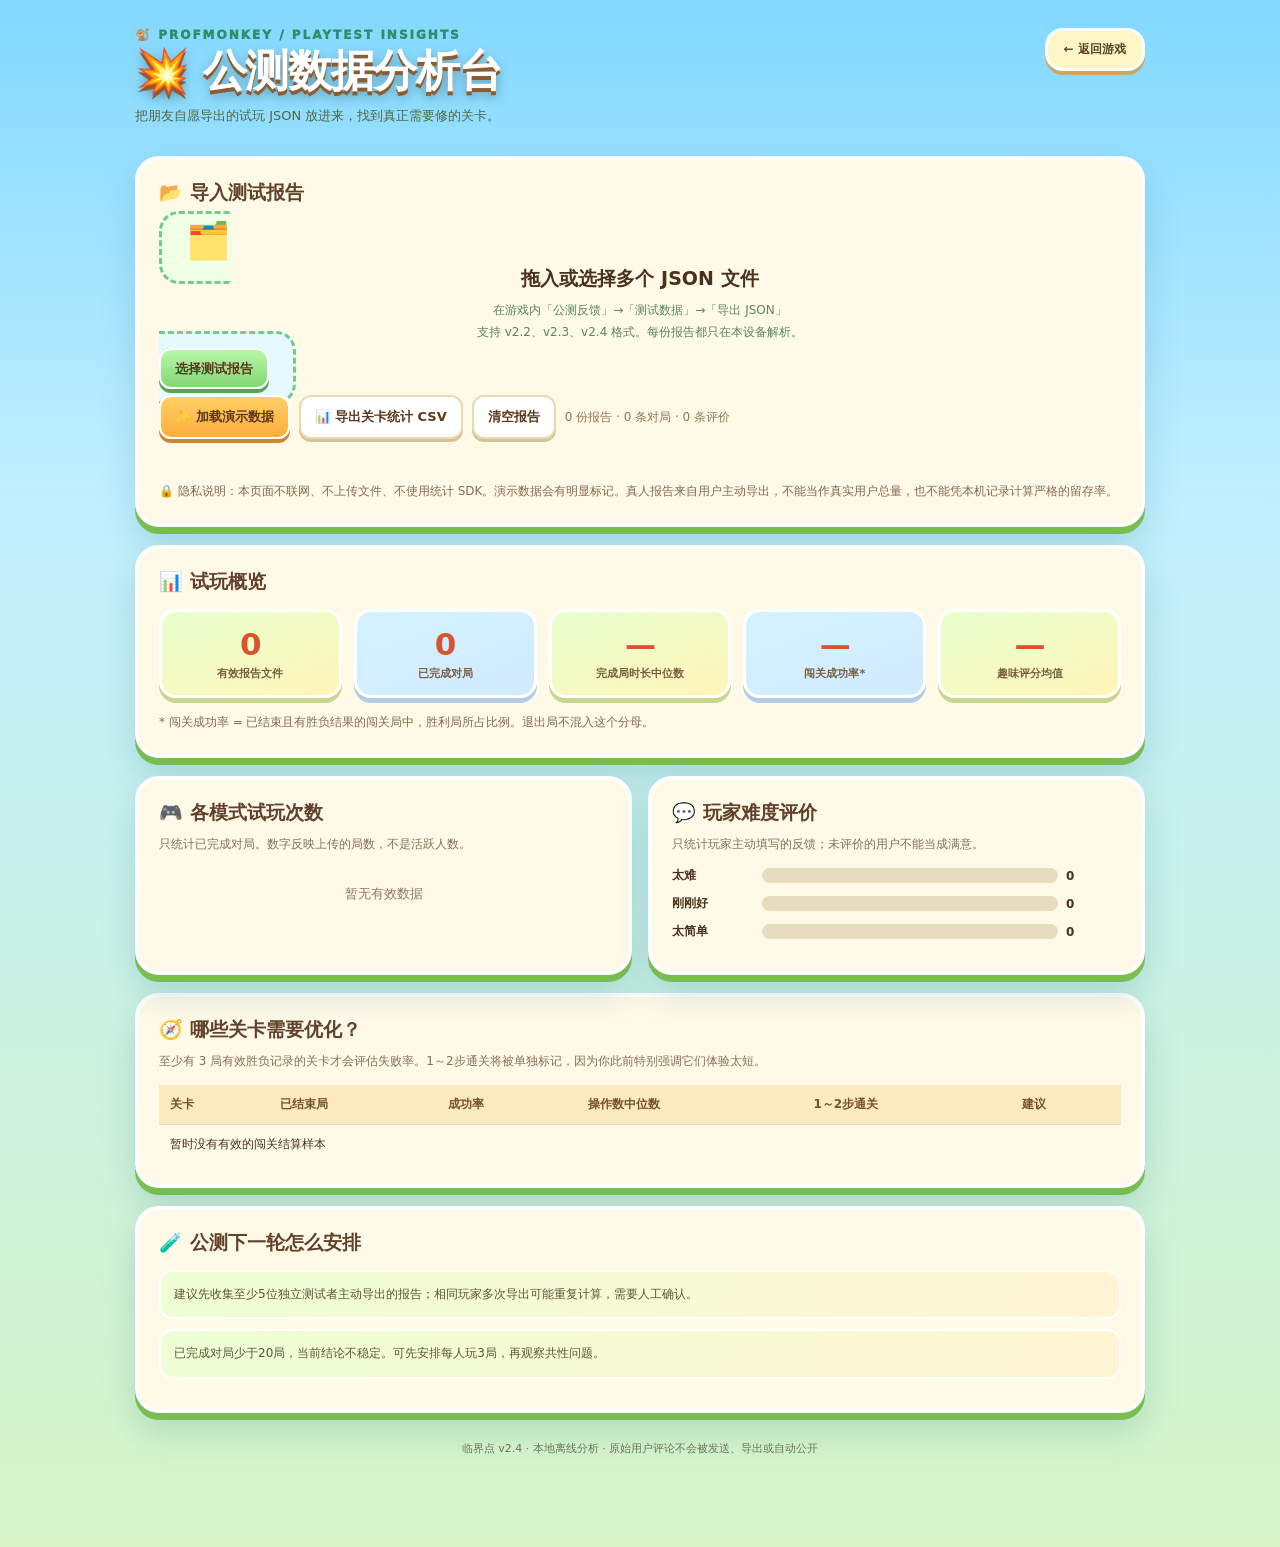
<file: 公测数据分析台.html>
<!doctype html>
<html lang="zh-CN">
<head>
<meta charset="utf-8"><meta name="viewport" content="width=device-width,initial-scale=1">
<title>临界点｜公测数据分析台 · v2.4</title>
<style>
:root{font-family:ui-rounded,"PingFang SC","Microsoft YaHei",system-ui,sans-serif;color:#49311c;background:#a6e4ff}
*{box-sizing:border-box}body{margin:0;min-height:100vh;background:linear-gradient(180deg,#82d8ff 0%,#c1efff 32%,#d7f5c7 100%);padding:28px 14px 80px}
.wrap{max-width:1010px;margin:auto}
header{display:flex;align-items:flex-start;justify-content:space-between;gap:10px;margin-bottom:22px}
h1{font-size:clamp(28px,5vw,44px);color:#fff;margin:3px 0 4px;text-shadow:0 4px 0 #8b5b31,0 6px 12px #5992a5;line-height:1.18;letter-spacing:-.03em}
.eyebrow{font-weight:950;color:#348b68;font-size:12px;letter-spacing:2px}
.subtitle{font-size:13px;line-height:1.8;color:#546640;margin:7px 0}
a.back{padding:10px 16px;color:#5d4328;background:#fff6c7;text-decoration:none;border:3px solid #fff;border-radius:18px;box-shadow:0 4px 0 #cca764;font-size:12px;font-weight:900;white-space:nowrap}
.shell{border:4px solid #fff;border-radius:24px;padding:20px;background:#fff9e8;box-shadow:0 7px 0 #78bd52,0 18px 35px #2e7b8738;margin-bottom:18px}
.upload{border:3px dashed #75cb8e;border-radius:20px;background:linear-gradient(130deg,#f0ffe4,#e5f9ff);padding:24px;text-align:center;cursor:pointer;transition:transform .15s,background .15s}
.upload:hover,.upload.drag{transform:translateY(-2px);background:#dcffdf}
.upload strong,.upload small{display:block}.upload strong{font-size:19px;margin:4px 0}.upload small{font-size:12px;color:#5b865b;margin:8px 0 15px;line-height:1.8}
.upload-icon{font-size:36px}
.btn{border:2px solid #fff;border-radius:12px;background:linear-gradient(180deg,#ffcf65,#ffad3d);color:#5e381d;font-family:inherit;font-weight:900;font-size:13px;padding:11px 14px;cursor:pointer;box-shadow:0 4px 0 #ce852d}
.btn.alt{background:linear-gradient(180deg,#b8f7a9,#83d772);box-shadow:0 4px 0 #5aa455}
.btn.secondary{background:#fff;border-color:#e8dbb1;box-shadow:0 3px 0 #d4c598}
button:focus-visible,a:focus-visible,.upload:focus-visible{outline:4px solid #ff8d55;outline-offset:3px}
.row{display:flex;gap:9px;align-items:center;flex-wrap:wrap;margin-top:17px}
.row span{font-size:12px;color:#967653}
#status{font-size:12px;line-height:1.6;color:#477a52;margin-top:10px;min-height:18px;white-space:pre-line}
#status.error{color:#c54137}
.fine{color:#836b4e;font-size:12px;line-height:1.8;margin:14px 0 0}
h2{font-size:19px;margin:0 0 14px;color:#61412b}
.grid{display:grid;grid-template-columns:repeat(5,1fr);gap:12px}
.metric{border:3px solid #fff;border-radius:17px;background:linear-gradient(160deg,#e8ffcd,#fff5b9);box-shadow:0 5px 0 #c7d78f;padding:14px;text-align:center;min-width:0}
.metric:nth-child(even){background:linear-gradient(160deg,#d3f3ff,#d2eaff);box-shadow:0 5px 0 #b2cee7}
.metric b{display:block;font-size:clamp(21px,3vw,31px);letter-spacing:-.025em;color:#d85330}
.metric small{font-size:11px;color:#785e42;font-weight:800}
.two{display:grid;grid-template-columns:1fr 1fr;gap:16px}
.hint{font-size:12px;color:#847155;margin:-5px 0 13px;line-height:1.65}
.empty{color:#8e795f;text-align:center;font-size:13px;padding:18px 8px}
.bar-row{display:grid;grid-template-columns:82px 1fr 55px;gap:8px;align-items:center;margin:11px 0;font-size:12px;font-weight:800}
.track{height:15px;border-radius:999px;background:#e8dcbf;overflow:hidden}.fill{height:100%;background:linear-gradient(90deg,#ffc858,#ef6e48);border-radius:999px}
.fill.good{background:linear-gradient(90deg,#7dda7f,#38b88b)}
.table-wrap{overflow-x:auto}table{width:100%;border-collapse:collapse;min-width:600px;font-size:12px}
th,td{text-align:left;padding:11px;border-bottom:1px solid #e8dbb9}th{background:#fbeabf;color:#79502e;white-space:nowrap}tr:last-child td{border-bottom:0}
.pill{border-radius:999px;padding:4px 9px;font-weight:900;background:#ddf5cc;color:#497b33;white-space:nowrap}
.pill.warn{background:#ffe1c5;color:#a1512b}.pill.bad{background:#ffd6d0;color:#bc4337}
.note{background:linear-gradient(120deg,#edffd5,#fff4d4);border:2px solid #fff;border-radius:14px;padding:13px;margin:10px 0;font-size:12px;line-height:1.6;color:#5a5537}
.footer{text-align:center;color:#6b7655;font-size:11px;padding:9px;line-height:1.7}
@media(max-width:690px){body{padding:17px 9px 60px}.shell{padding:15px;border-radius:19px}.grid{grid-template-columns:repeat(2,1fr)}.two{grid-template-columns:1fr}.metric:last-child{grid-column:span 2}a.back{font-size:11px}.bar-row{grid-template-columns:76px 1fr 47px}}
@media(prefers-reduced-motion:reduce){*{transition:none!important}}
</style>
</head>
<body><main class="wrap">
<header><div><div class="eyebrow">🐒 PROFMONKEY / PLAYTEST INSIGHTS</div><h1>💥 公测数据分析台</h1><p class="subtitle">把朋友自愿导出的试玩 JSON 放进来，找到真正需要修的关卡。</p></div><a class="back" href="./index.html">← 返回游戏</a></header>
<section class="shell"><h2>📂 导入测试报告</h2><label class="upload" id="drop" for="files" role="button" tabindex="0"><span class="upload-icon">🗂️</span><strong>拖入或选择多个 JSON 文件</strong><small>在游戏内「公测反馈」→「测试数据」→「导出 JSON」<br>支持 v2.2、v2.3、v2.4 格式。每份报告都只在本设备解析。</small><span class="btn alt">选择测试报告</span><input id="files" type="file" accept=".json,application/json" multiple hidden></label><div class="row"><button type="button" id="demo" class="btn">✨ 加载演示数据</button><button type="button" id="csv" class="btn secondary" disabled>📊 导出关卡统计 CSV</button><button type="button" id="reset" class="btn secondary">清空报告</button><span id="filesLabel">当前尚未导入报告</span></div><div id="status" aria-live="polite"></div><p class="fine">🔒 隐私说明：本页面不联网、不上传文件、不使用统计 SDK。演示数据会有明显标记。真人报告来自用户主动导出，不能当作真实用户总量，也不能凭本机记录计算严格的留存率。</p></section>
<section class="shell"><h2>📊 试玩概览 <span id="demoFlag" style="font-size:12px;color:#ca6935"></span></h2><div class="grid">
<div class="metric"><b id="mFiles">0</b><small>有效报告文件</small></div><div class="metric"><b id="mDone">0</b><small>已完成对局</small></div><div class="metric"><b id="mTime">—</b><small>完成局时长中位数</small></div><div class="metric"><b id="mWin">—</b><small>闯关成功率*</small></div><div class="metric"><b id="mRating">—</b><small>趣味评分均值</small></div></div><p class="fine">* 闯关成功率 = 已结束且有胜负结果的闯关局中，胜利局所占比例。退出局不混入这个分母。</p></section>
<div class="two"><section class="shell"><h2>🎮 各模式试玩次数</h2><p class="hint">只统计已完成对局。数字反映上传的局数，不是活跃人数。</p><div id="modes" class="empty">等待导入数据</div></section>
<section class="shell"><h2>💬 玩家难度评价</h2><p class="hint">只统计玩家主动填写的反馈；未评价的用户不能当成满意。</p><div id="difficulty" class="empty">等待导入数据</div></section></div>
<section class="shell"><h2>🧭 哪些关卡需要优化？</h2><p class="hint">至少有 3 局有效胜负记录的关卡才会评估失败率。1～2步通关将被单独标记，因为你此前特别强调它们体验太短。</p><div class="table-wrap"><table><thead><tr><th>关卡</th><th>已结束局</th><th>成功率</th><th>操作数中位数</th><th>1～2步通关</th><th>建议</th></tr></thead><tbody id="levels"><tr><td colspan="6">导入报告后显示</td></tr></tbody></table></div></section>
<section class="shell"><h2>🧪 公测下一轮怎么安排</h2><div id="advice"><p class="empty">导入报告后，会根据样本量、通关率和操作步数给出优先验证的关卡。</p></div></section>
<footer class="footer">临界点 v2.4 · 本地离线分析 · 原始用户评论不会被发送、导出或自动公开</footer>
</main><script>
(()=>{'use strict';
const $=id=>document.getElementById(id);
const modeName={campaign:'闯关',classic:'经典',daily:'每日',frenzy:'狂热',blitz:'极速',overload:'超载'};
let records=[],demo=false;
const n=v=>typeof v==='number'&&Number.isFinite(v)?v:typeof v==='string'&&v.trim()!==''&&Number.isFinite(Number(v))?Number(v):null;
const med=arr=>{if(!arr.length)return null;const a=arr.slice().sort((x,y)=>x-y),i=Math.floor(a.length/2);return a.length%2?a[i]:(a[i-1]+a[i])/2};
const format=(v,d=0)=>v==null?'—':Number(v).toFixed(d);
const pct=(a,b)=>b?Math.round(a*100/b)+'%':'—';
const validRun=r=>r&&typeof r==='object'&&['finished','abandoned'].includes(r.outcome)&&typeof r.mode==='string'&&r.mode.length<60&&n(r.actions)!==null&&n(r.actions)>=0&&n(r.actions)<50000;
const validNote=r=>r&&typeof r==='object'&&n(r.stars)!==null&&n(r.stars)>=1&&n(r.stars)<=5;
function notify(message,error=false){$('status').textContent=message;$('status').classList.toggle('error',error)}
function parse(obj,filename){if(!obj||typeof obj!=='object'||Array.isArray(obj))throw Error('文件不是报告对象');
  let data=obj;if(!Array.isArray(data.runs)&&obj.playtest&&typeof obj.playtest==='object')data=obj.playtest;
  if(!Array.isArray(data.runs)||!Array.isArray(data.notes))throw Error('缺少 runs 或 notes 数组');
  if(data.runs.length>10000||data.notes.length>5000)throw Error('报告体积或记录数异常');
  const runs=data.runs.filter(validRun).map(r=>({mode:r.mode,level:Number.isInteger(n(r.level))?n(r.level):null,actions:n(r.actions),durationSec:n(r.durationSec),won:r.won===true?true:r.won===false?false:null,outcome:r.outcome,score:n(r.score),date:typeof r.date==='string'?r.date:''}));
  const notes=data.notes.filter(validNote).map(r=>({stars:n(r.stars),difficulty:['easy','okay','hard'].includes(r.difficulty)?r.difficulty:'unknown',category:typeof r.category==='string'?r.category.slice(0,30):'',date:typeof r.date==='string'?r.date:''}));
  return {filename,runs,notes,version:String(obj.appVersion||obj.version||'?'),exportedAt:String(obj.exportedAt||'')};
}
async function importFiles(files){const errors=[];let added=0;demo=false;
 for(const file of files){try{if(file.size>3*1024*1024)throw Error('单文件不超过3MB');const txt=await file.text();const id=await hash(txt);if(records.some(r=>r.id===id))continue;const parsed=parse(JSON.parse(txt),file.name);records.push({...parsed,id});added++}catch(e){errors.push(file.name+': '+e.message)}}
 notify(`新导入 ${added} 份，当前共 ${records.length} 份有效报告。`+(errors.length?'\n未导入：'+errors.join('；'):''),errors.length>0);render();}
async function hash(s){if(globalThis.crypto?.subtle){const x=await crypto.subtle.digest('SHA-256',new TextEncoder().encode(s));return Array.from(new Uint8Array(x),b=>b.toString(16).padStart(2,'0')).join('')}let h=2166136261;for(let i=0;i<s.length;i++){h=Math.imul(h^s.charCodeAt(i),16777619)}return String(h>>>0)+':'+s.length}
function renderBars(target,list,total,good=false){const root=$(target);root.replaceChildren();if(!list.length){root.className='empty';root.textContent='暂无有效数据';return}root.className='';for(const [name,count] of list){const row=document.createElement('div');row.className='bar-row';const lbl=document.createElement('span');lbl.textContent=name;const bar=document.createElement('div');bar.className='track';const fill=document.createElement('div');fill.className='fill'+(good?' good':'');fill.style.width=Math.round(count*100/Math.max(total,1))+'%';bar.append(fill);const val=document.createElement('span');val.textContent=String(count);row.append(lbl,bar,val);root.append(row)}}
function render(){const runs=records.flatMap(x=>x.runs),done=runs.filter(x=>x.outcome==='finished'),campaign=done.filter(x=>x.mode==='campaign'&&x.won!==null),notes=records.flatMap(x=>x.notes);
 $('mFiles').textContent=records.length;$('mDone').textContent=done.length;
 const durations=done.map(r=>r.durationSec).filter(x=>x!==null&&x>0&&x<86400);
 $('mTime').textContent=durations.length?Math.round(med(durations))+' 秒':'—';$('mWin').textContent=pct(campaign.filter(x=>x.won).length,campaign.length);$('mRating').textContent=notes.length?format(notes.reduce((a,b)=>a+b.stars,0)/notes.length,1)+'/5':'—';
 $('demoFlag').textContent=demo?'（⚠️ 仅演示数据，不是真实玩家）':'';
 $('filesLabel').textContent=demo?'当前仅载入模拟样本':`${records.length} 份报告 · ${runs.length} 条对局 · ${notes.length} 条评价`;
 $('csv').disabled=!records.length;
 const counts=new Map();for(const r of done)counts.set(modeName[r.mode]||r.mode,(counts.get(modeName[r.mode]||r.mode)||0)+1);renderBars('modes',[...counts].sort((a,b)=>b[1]-a[1]),done.length);
 const difficult=['hard','okay','easy'];const names={hard:'太难',okay:'刚刚好',easy:'太简单'};
 renderBars('difficulty',difficult.map(k=>[names[k],notes.filter(x=>x.difficulty===k).length]),notes.length,true);
 const tbody=$('levels');tbody.replaceChildren();let lines=[];
 for(let level=1;level<=29;level++){
  const rr=campaign.filter(r=>r.level===level);if(!rr.length)continue;
  const wins=rr.filter(r=>r.won===true),short=wins.filter(r=>r.actions<=2).length;
  const win=rr.length?Math.round(wins.length*100/rr.length):null,steps=med(rr.map(r=>r.actions));
  let priority='继续观察',levelClass='';
  if(rr.length<3){priority='样本不足';}
  else if(short>=2||short>=rr.length*0.3){priority='⚠️ 通关太快';levelClass='warn'}
  else if(win<35){priority='❗ 可能偏难';levelClass='bad'}
  else if(win>90&&steps!==null&&steps<4){priority='⚠️ 可能偏简单';levelClass='warn'}
  lines.push({level,n:rr.length,win,steps,short,priority,levelClass});
 }
 lines.sort((a,b)=>Number(b.levelClass==='bad')-Number(a.levelClass==='bad')||Number(b.levelClass==='warn')-Number(a.levelClass==='warn')||b.n-a.n);
 if(!lines.length){const tr=document.createElement('tr'),td=document.createElement('td');td.colSpan=6;td.textContent='暂时没有有效的闯关结算样本';tr.append(td);tbody.append(tr)}
 for(const r of lines){const tr=document.createElement('tr');for(const v of [`第${r.level}关`,r.n,pct(r.win,100),format(r.steps,1),r.short]){const td=document.createElement('td');td.textContent=v;tr.append(td)}const td=document.createElement('td'),sp=document.createElement('span');sp.className='pill '+r.levelClass;sp.textContent=r.priority;td.append(sp);tr.append(td);tbody.append(tr)}
 const advice=$('advice');advice.replaceChildren();
 const add=t=>{let d=document.createElement('div');d.className='note';d.textContent=t;advice.append(d)};
 if(demo)add('⚠️ 当前是程序生成的模拟样本，仅用于检查分析页面，不能用于真实上线判断。');
 if(records.length<5)add('建议先收集至少5位独立测试者主动导出的报告；相同玩家多次导出可能重复计算，需要人工确认。');
 if(done.length<20)add('已完成对局少于20局，当前结论不稳定。可先安排每人玩3局，再观察共性问题。');
 const trouble=lines.filter(r=>r.n>=3&&r.levelClass).slice(0,4);
 if(trouble.length)add('优先复测：'+trouble.map(x=>`第${x.level}关（${x.priority}，${x.n}局）`).join('、')+'。');
 if(notes.length&&notes.filter(x=>x.difficulty==='hard').length/notes.length>=.4)add('至少40%的主动反馈认为游戏太难：优先检查超载模式、规则教学和前5关。');
 if(!advice.childNodes.length)add('当前没有发现稳定的共性信号。继续招募不同水平的试玩者，并逐条核查主观评价。');
 window.reportLevelData=lines;
}
function csvEscape(v){return '"'+String(v??'').replaceAll('"','""')+'"'}
function exportCsv(){let head=['关卡','有效完成局数','通关率百分比','操作数中位数','1~2步通关局数','建议'];let rows=(window.reportLevelData||[]).map(r=>[r.level,r.n,r.win,r.steps,r.short,r.priority]);let csv='\uFEFF'+[head,...rows].map(row=>row.map(csvEscape).join(',')).join('\r\n');const url=URL.createObjectURL(new Blob([csv],{type:'text/csv;charset=utf-8'}));const a=document.createElement('a');a.href=url;a.download='critical-point-v24-level-summary.csv';a.click();setTimeout(()=>URL.revokeObjectURL(url),1000)}
const chooser=$('files'),zone=$('drop');chooser.addEventListener('change',()=>{importFiles(chooser.files);chooser.value=''});
zone.addEventListener('dragover',e=>{e.preventDefault();zone.classList.add('drag')});zone.addEventListener('dragleave',()=>zone.classList.remove('drag'));
zone.addEventListener('drop',e=>{e.preventDefault();zone.classList.remove('drag');importFiles(e.dataTransfer.files)});
zone.addEventListener('keydown',e=>{if(e.target===zone&&(e.key==='Enter'||e.key===' ')){e.preventDefault();chooser.click()}});
$('reset').addEventListener('click',()=>{records=[];demo=false;render();notify('报告已经从这个页面清空。磁盘文件没有被删除。')});
$('csv').addEventListener('click',exportCsv);
$('demo').addEventListener('click',()=>{
 const now=new Date().toISOString();const runs=[],notes=[];
 for(let i=0;i<64;i++){
   const level=1+(i%13),mode=i%5===0?'overload':i%4===0?'classic':'campaign',won=level===9?i%5===0:level===5?i%3!==0:i%4!==0;
   runs.push({date:now,mode,level:mode==='campaign'?level:null,actions:level===3?2:4+i%5,durationSec:25+i*3,outcome:'finished',won:mode==='campaign'?won:null,score:100+i*22,chain:1+i%6,stars:won?1+(i%3):0});
 }
 for(let i=0;i<19;i++)notes.push({date:now,stars:2+i%4,difficulty:i%3===0?'hard':i%3===1?'okay':'easy',category:'难度',mode:'campaign',level:1+i%10});
 records=[{id:'demo',filename:'示例样本.json',runs,notes,version:'演示'}];demo=true;render();notify('⚠️ 已加载模拟演示样本。它不代表真实玩家，也不能用于上线决策。');
});
render();
})();
</script></body></html>
</file>
